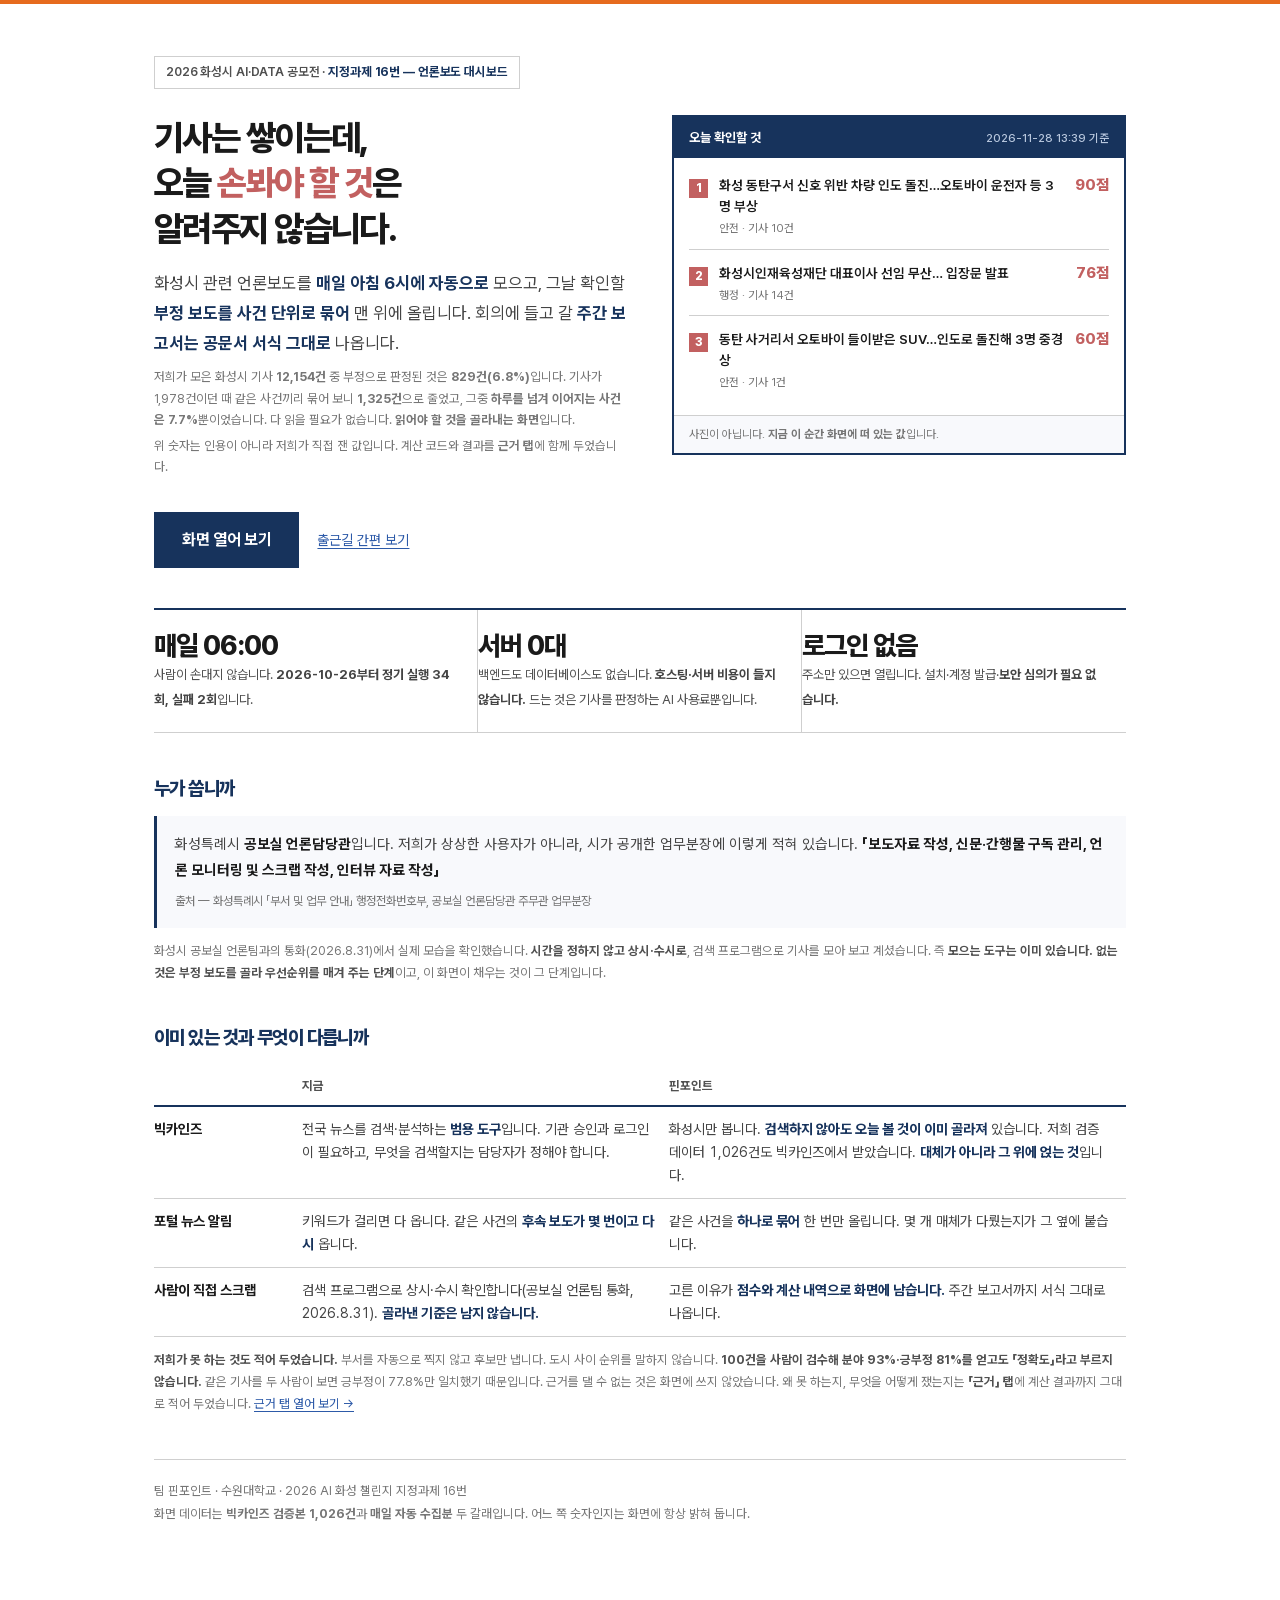
<file: index.html>
<!DOCTYPE html>
<!-- 핀포인트 — 화성시 언론보도 대시보드: news_data.json(실데이터)을 불러와 통계 카드·차트 3종·키워드 TOP8·기간/분야 필터·검색·더보기 목록을 제공 -->
<html lang="ko">
<head>
<meta charset="UTF-8">
<meta name="viewport" content="width=device-width, initial-scale=1.0">
<meta name="description" content="화성시 관련 언론보도를 기사 제목 기준으로 AI가 분류·정리해 주요 이슈와 부정 보도 흐름을 보여주는 정책 모니터링 대시보드입니다.">
<meta property="og:type" content="website">
<meta property="og:title" content="핀포인트 — 화성시 언론보도 대시보드">
<meta property="og:description" content="화성시 언론보도를 제목 기준 AI 분류로 정리해 주요 이슈와 부정 보도 흐름을 한눈에.">
<meta property="og:locale" content="ko_KR">
<link rel="icon" href="data:image/svg+xml,%3Csvg xmlns=%27http://www.w3.org/2000/svg%27 viewBox=%270 0 100 100%27%3E%3Ctext y=%27.9em%27 font-size=%2790%27%3E%F0%9F%93%8D%3C/text%3E%3C/svg%3E">
<title>핀포인트 — 화성시 언론보도 대시보드</title>
<link rel="stylesheet" href="pretendard.min.css">
<link rel="stylesheet" href="flatpickr.min.css">
<script src="chart.umd.min.js"></script>
<script src="flatpickr.min.js"></script>
<script src="flatpickr-ko.js"></script>
<style>
  :root {
    --bg: #F4F5F6;
    --text: #1a1a1a;
    --surface: #ffffff;
    --border: #e3e8f0;
    --title: #17335c;
    --accent: #2d5aa8;
    --accent-bg: #eef3fb;
    --accent-hover: #dce7f7;
    --muted: #7a8599;
    --muted2: #9aa4b5;
    --chip-text: #4a5568;
    --chip-active-bg: #17335c;
    --summary-bg: #f8f9fc;
    --summary-text: #4a5568;
    --input-border: #d5dce8;
    --neu-bg: #EDEEF0;
    --neu-text: #6C7075;
    --pos-bg: #D3E1F2;
    --pos-text: #21507F;
    --neg: #C26060;
    --article-title: #000000;
    --stat-value: #17335c;
    --kw-color: #17335c;
    --heat0: #EFF0F1;
    --heat1: #E7C9C9;
    --heat2: #D79E9E;
    --heat3: #C26060;
    --heat4: #9E4141;
    --band-pos: #7FA5D0;
    --band-neu: #C9CDD2;
    --heat-late: #B9846F;
    --badge-bg: #E7ECF3;
    --badge-color: #17335c;
    --cat-bg: #EDEFF2;
    --cat-color: #3A4453;
    --ai-color: #17335c;
  }
  body.dark .article .senti { font-weight: 500; }
  body.dark {
    --bg: #1a1a1a;
    --text: #e4e4e4;
    --surface: #262626;
    --border: #333333;
    --title: #c8c8c8;
    --accent: #6b9de8;
    --accent-bg: #1a2540;
    --accent-hover: #1e2d4d;
    --muted: #888888;
    --muted2: #888888;
    --chip-text: #a0a0a0;
    --chip-active-bg: #4E6C90;
    --summary-bg: #161616;
    --summary-text: #a8a8a8;
    --input-border: #333333;
    --neu-bg: #4A4E52;
    --neu-text: #D6D9DC;
    --pos-bg: #3E6089;
    --pos-text: #e2e2e2;
    --neg: #A85F5F;
    --article-title: #b8b8b8;
    --heat0: #2F3236;
    --heat1: #5A3A3A;
    --heat2: #7A4A4A;
    --heat3: #915454;
    --heat4: #B06666;
    --band-pos: #4E6C90;
    --band-neu: #3F444A;
    --heat-late: #8A6355;
    --stat-value: #e4e4e4;
    --kw-color: #9DB8DD;
    --badge-bg: #2B3A4E;
    --badge-color: #d4d4d4;
    --cat-bg: #333A44;
    --cat-color: #d4d4d4;
    --ai-color: #9DB8DD;
  }

  * { margin: 0; padding: 0; box-sizing: border-box; }
  body { font-family: 'Pretendard', 'Malgun Gothic', sans-serif; background: var(--bg); color: var(--text); }

  header { background: var(--surface); border-bottom: 1px solid var(--border); padding: 14px 24px; display: flex; align-items: center; gap: 12px; flex-wrap: wrap; }
  header h1 { font-size: 18px; color: var(--title); }
  header h1 .pin { color: #e5484d; }
  header .badge { font-size: 11px; background: var(--badge-bg); color: var(--badge-color); padding: 3px 10px; border-radius: 999px; font-weight: 600; }
  header .period { font-size: 12px; color: var(--muted); }

  .wrap { max-width: 1100px; margin: 0 auto; padding: 20px 16px 40px; }

  .period-bar { display: flex; gap: 8px; align-items: flex-start; margin-bottom: 14px; }
  .period-bar .label { font-size: 14px; color: var(--muted); font-weight: 600; padding-top: 7px; }
  .date-range-wrap { display: none; align-items: center; gap: 6px; }
  .date-input { padding: 5px 10px; border: 1px solid var(--input-border); border-radius: 3px; font-size: 12px; background: var(--surface); color: var(--text); outline: none; cursor: pointer; }
  .date-input:focus { border-color: var(--accent); }
  .date-sep { font-size: 12px; color: var(--muted); }
  .period-chips-col { display: flex; flex-direction: column; gap: 6px; }
  .period-chips-row { display: flex; gap: 8px; align-items: center; flex-wrap: wrap; }
  .data-range-note { font-size: 13px; color: var(--muted); margin-bottom: 8px; }
  .data-range-note strong { color: var(--text); font-weight: 700; font-size: 14px; }

  .stats { display: grid; grid-template-columns: repeat(4, 1fr); gap: 12px; margin-bottom: 16px; }
  .stat { background: var(--surface); border: 1px solid var(--border); border-radius: 3px; padding: 14px 16px; }
  /* 기사 수가 매일 늘어난다. 고정폭이 아니면 값이 바뀔 때마다 자리가 미세하게 흔들린다. */
  .stat .value, .todo-score, .count, .todo-meta, .article .date, .kwbar-row,
  .today-time, .ai-brief-time, .mnav .lb, .trust-item {
    font-variant-numeric: tabular-nums; font-feature-settings: "tnum" 1; }
  .stat .label { font-size: 13px; color: var(--muted); margin-bottom: 4px; font-weight: 700; }
  /* 한글 글리프는 줄 상자 안에서 위쪽에 앉는다. 상자를 글자 크기에 맞추고
     아래로 조금 내려 눈에 가운데로 보이게 한다. */
  /* 숫자(34px)와 글자(30px)가 섞여 있어도 아래 줄이 같은 높이에 오도록
     값이 놓이는 자리의 높이를 고정하고 그 안에서 가운데에 둔다. */
  .stat .value { font-size: 34px; font-weight: 800; color: var(--stat-value); letter-spacing: -0.02em;
    line-height: 1; height: 42px; display: flex; align-items: center; }
  /* 글자 값은 숫자보다 조금 작게 둔다. 가장 긴 이름("문화·관광")이 좁은 화면에서 넘치지 않는 최대가 30px이다. */
  .stat .value.word { font-size: 30px; white-space: nowrap; }
  .stat .value.neg { color: var(--neg); }
  .stat .sub { font-size: 12px; color: var(--muted2); margin-top: 2px; }

  /* 두 칸으로 두면 차트가 넓어지고, 카드가 억지로 늘어나 생기던 빈 공간도 줄어든다. */
  .charts { display: grid; grid-template-columns: 1.35fr 1fr; gap: 12px; margin-bottom: 16px; }
  /* 분야별 부정 보도 흐름 — 한 화면에서 분야끼리 견주려고 격자로 그린다.
     선으로 그리면 부정이 0인 주가 많은 분야는 바닥에 붙은 직선이 되어 읽히지 않는다. */
  .heat-head { display: flex; align-items: baseline; gap: 10px; flex-wrap: wrap; margin-bottom: 11px; }
  .heat-sub { font-size: 11.5px; color: var(--muted); }
  .heat-wrap { overflow-x: auto; }
  .heat { display: table; border-spacing: 2px; min-width: 100%; }
  .heat .hr { display: table-row; }
  .heat .hc { display: table-cell; vertical-align: middle; }
  .heat .hname { width: 62px; font-size: 12px; font-weight: 700; color: var(--article-title);
    white-space: nowrap; padding-right: 4px; }
  .heat .hcell { width: 23px; height: 22px; border-radius: 3px; background: var(--heat0);
    text-align: center; font-size: 10px; font-weight: 700; color: #fff; line-height: 22px; }
  .heat .hcell.zero { background: var(--heat0); opacity: .55; }
  /* 오른쪽 숫자가 어느 구간을 말하는지 보이도록 최근 4주에 테두리를 준다 */
  .heat .hcell.late { box-shadow: inset 0 0 0 1.5px var(--heat-late); }
  .heat .hwk { font-size: 9.5px; color: var(--muted2); text-align: center; height: 15px; line-height: 15px;
    white-space: nowrap; }
  .heat .hwk.late { color: var(--neg); font-weight: 700; }
  /* 다른 시와 견주기 — 우리 시를 진하게, 나머지는 물러나게 */
  .bench .brow { display: flex; align-items: center; gap: 10px; padding: 6px 8px;
    border-radius: 2px; }
  .bench .bname { width: 56px; flex-shrink: 0; font-size: 12.5px; color: var(--muted);
    white-space: nowrap; }
  .bench .btrack { position: relative; flex: 1; min-width: 0; height: 17px; border-radius: 999px;
    background: var(--summary-bg); border: 1px solid var(--border); overflow: hidden; }
  /* span은 인라인이라 폭을 무시한다. 반드시 블록으로 둬야 막대가 그려진다. */
  /* 참값이 있을 만한 범위. 매일 갱신하면 값이 튀는데 그 폭을 감추지 않고 그린다.
     통계 그림에서 쓰는 오차 막대 방식이다. 값은 막대로, 범위는 가로선과 양끝 눈금으로. */
  .bench .bci { position: absolute; top: 50%; height: 1.5px; z-index: 2;
    background: var(--title); opacity: .55; transform: translateY(-50%); }
  .bench .bci::before, .bench .bci::after {
    content: ""; position: absolute; top: -4px; width: 1.5px; height: 9px;
    background: var(--title); opacity: 1;
  }
  .bench .bci::before { left: 0; }
  .bench .bci::after { right: 0; }
  .bench .brow.us .bci { background: var(--title); opacity: .7; }
  .bench .bfill { display: block; height: 100%; min-width: 3px; position: relative;
    background: var(--band-neu); border-radius: 999px; }
  .bench .bval { width: 78px; flex-shrink: 0; text-align: right; font-size: 12.5px;
    color: var(--muted); font-variant-numeric: tabular-nums; }
  .bench .bval b { font-size: 15px; color: var(--article-title); }
  .bench .bnum { font-size: 11px; color: var(--muted2); }

  .bench .brow.us { background: var(--summary-bg); }
  .bench .brow.us .bname { color: var(--article-title); font-weight: 800; }
  .bench .brow.us .bval b { font-size: 16px; }
  .bench .brow.us.good .btrack { border-color: var(--chip-active-bg); }
  .bench .brow.us.bad .btrack { border-color: var(--neg); }
  /* 좋고 나쁨은 색이 스스로 정한다. 평균보다 낮으면 남색, 높으면 붉게. */
  .bench .brow.us.good .bfill { background: var(--chip-active-bg); }
  .bench .brow.us.good .bval b { color: var(--chip-active-bg); }
  .bench .brow.us.bad .bfill { background: var(--neg); }
  .bench .brow.us.bad .bval b { color: var(--neg); }

  /* 나머지 시 평균 — 어디에 서 있는지 한눈에 보이게 */
  .bench .avgline { position: absolute; top: -3px; bottom: -3px; width: 0;
    border-left: 1.5px dashed var(--muted2); }
  .bench .avgnote { display: flex; align-items: center; gap: 6px; margin-top: 8px;
    font-size: 11px; color: var(--muted2); }
  .bench .avgnote i { width: 15px; border-top: 1.5px dashed var(--muted2); display: inline-block; }


  .report-btn { border: 1px solid var(--border); background: var(--surface);
    color: var(--muted); cursor: pointer; text-decoration: none; }
  .report-btn:hover { border-color: var(--chip-active-bg); color: var(--article-title); }

  .heat .hbar { padding-left: 12px; width: 74px; }
  .heat .hbar .bt { height: 9px; border-radius: 999px; background: var(--summary-bg);
    border: 1px solid var(--border); overflow: hidden; }
  .heat .hbar .bf { height: 100%; background: var(--neg); }
  .heat .hnum { padding-left: 7px; white-space: nowrap; font-size: 12px; font-weight: 800;
    color: var(--article-title); }
  .heat .htrend { padding-left: 8px; white-space: nowrap; font-size: 11px; color: var(--muted); }
  .heat .htrend .up { color: var(--neg); font-weight: 700; }
  .heat .htrend .down { color: var(--chip-active-bg); font-weight: 700; }
  .heat .hr.top .hname { color: var(--neg); }
  /* 이미 카드 안이라 띠가 없어도 구분된다. 강조는 아껴 써야 강조로 읽힌다. */
  .heat-lead { background: var(--summary-bg); border-radius: 3px;
    padding: 9px 13px; margin-bottom: 12px; font-size: 13px; line-height: 1.6; color: var(--summary-text); }
  .heat-lead b { color: var(--neg); font-weight: 800; }
  .heat-scope { display: flex; gap: 5px; margin-left: auto; }
  .heat-nav { display: flex; align-items: center; gap: 8px; margin-bottom: 9px; font-size: 11.5px; color: var(--muted); }
  .heat-nav button { width: 24px; height: 22px; border: 1px solid var(--input-border); border-radius: 2px;
    background: var(--surface); color: var(--cat-color); cursor: pointer; font-size: 11px;
    font-family: inherit; padding: 0; }
  .heat-nav button:disabled { opacity: .35; cursor: default; }
  .heat-nav .lb { font-weight: 700; color: var(--article-title); }
  .heat-lead .ok { color: var(--chip-active-bg); font-weight: 800; }
  .heat-legend { display: flex; align-items: center; gap: 6px; margin-top: 10px; font-size: 11px; color: var(--muted); }
  .heat-legend .lg { width: 18px; height: 13px; border-radius: 3px; }
  @media (max-width: 640px) {
    .heat .hname { width: 54px; font-size: 11.5px; }
    .heat .hcell { width: 18px; height: 19px; line-height: 19px; }
    /* 좁은 화면에서는 표가 눌려 막대가 3px로 짜부라진다.
       옆의 "36건 · 25건 늘어남"이 같은 정보를 이미 말하므로 막대를 뺀다. */
    .heat .hbar { display: none; }
    .heat .hnum { padding-left: 10px; }
  }
  .card { background: var(--surface); border: 1px solid var(--border); border-radius: 3px; padding: 14px 16px; }
  .card h3 { font-size: 15px; color: var(--article-title); margin-bottom: 10px; font-weight: 600; }
  .chart-box { position: relative; height: 180px; }
  /* 카드 높이가 서로 맞춰지면서 남는 공간이 생긴다. 차트가 그 공간을 채우게 한다. */
  .charts > .card { display: flex; flex-direction: column; }
  /* 높이를 auto+flex로 두면 캔버스가 자기 높이로 카드를 다시 밀어올려,
     각주를 여닫을 때마다 차트가 조금씩 자라는 되먹임이 생겼다. 높이를 못박아 고리를 끊는다. */
  .charts > .card .chart-box { flex: none; height: 240px; }
  /* 두 출처를 섞어 보여주지 않기 위한 안내와 전환 버튼 */
  .chart-note { margin-top: 9px; font-size: 11.5px; line-height: 1.5; color: var(--muted); }
  /* 그래프를 보면서 바로 분야를 고를 수 있어야 한다.
     맨 아래 필터까지 내려갔다 올라오는 왕복을 없앤다. */
  .cat-pick { display: flex; gap: 5px; flex-wrap: wrap; margin-top: 11px; }
  .cat-pick span { font-size: 11.5px; font-weight: 600; padding: 4px 10px; border-radius: 999px;
    cursor: pointer; background: var(--cat-bg); color: var(--cat-color); }
  .cat-pick span:hover { filter: brightness(.96); }
  .cat-pick span.on { background: var(--chip-active-bg); color: #fff; }
  @media (max-width: 640px) { .cat-pick span { padding: 8px 13px; font-size: 12.5px; } }
  .src-user { opacity: .92; }
  /* 출근길에 휴대폰으로 3건만 보는 화면으로 넘어가는 링크 */
  .simple-link { font-size: 12.5px; font-weight: 600; color: var(--chip-text);
    background: var(--surface); border: 1px solid var(--input-border); border-radius: 3px;
    padding: 6px 11px; text-decoration: none; margin-right: 7px; white-space: nowrap; }
  .simple-link:hover { background: var(--accent-bg); }
  .chart-head { display: flex; align-items: center; gap: 8px; margin-bottom: 10px; }
  .scope { margin-left: auto; display: flex; gap: 4px; }
  .scope-btn { font-size: 11px; padding: 3px 9px; border-radius: 999px; cursor: pointer;
    border: 1px solid var(--border); background: none; color: var(--muted); font-weight: 600; }
  .scope-btn:hover { background: var(--summary-bg); }
  .scope-btn.on { background: var(--chip-active-bg); color: #fff; border-color: var(--chip-active-bg); }

  .keywords { margin-bottom: 16px; }
  .kw-list { display: flex; gap: 8px; flex-wrap: wrap; }
  .kw { background: var(--cat-bg); color: var(--cat-color); font-size: 12px; padding: 4px 12px; border-radius: 999px; font-weight: 600; cursor: pointer; }
  .kw:hover { background: var(--accent-hover); }
  .kw b { color: var(--cat-color); }
  .kw.on { background: var(--chip-active-bg); color: #fff; }
  .kw.on b { color: #fff; }

  /* 키워드 상세 — 클릭한 키워드의 추이·해설·분포를 펼쳐 보여준다 */
  .kwpanel { margin-top: 14px; border-top: 1px solid var(--border); padding-top: 14px; }
  .kwpanel-head { display: flex; align-items: baseline; gap: 10px; flex-wrap: wrap; margin-bottom: 10px; }
  .kwpanel-title { font-size: 16px; font-weight: 800; color: var(--stat-value); }
  .kwpanel-meta { font-size: 12px; color: var(--muted); }
  .kwpanel-close { margin-left: auto; font-size: 12px; color: var(--muted); cursor: pointer;
    border: 1px solid var(--border); border-radius: 3px; padding: 3px 10px; background: none; }
  .kwpanel-close:hover { background: var(--summary-bg); }
  .kwpanel-note { background: var(--summary-bg); border-left: 3px solid var(--chip-active-bg);
    border-radius: 3px; padding: 10px 13px; font-size: 13.5px; line-height: 1.6;
    color: var(--article-title); margin-bottom: 12px; }
  .kwpanel-note b { color: var(--stat-value); font-weight: 800; }
  .kwpanel-note .warn { color: var(--neg); font-weight: 800; }
  .kwpanel-note .src { display: block; margin-top: 5px; font-size: 11px; color: var(--muted2); font-weight: 400; }
  .kwpanel-note .tagline { display: inline-block; background: var(--chip-active-bg); color: #fff;
    font-size: 10.5px; font-weight: 700; padding: 2px 8px; border-radius: 999px; margin-bottom: 6px; }
  .kwpanel-grid { display: grid; grid-template-columns: 1fr 210px; gap: 14px; align-items: start; }
  @media (max-width: 720px) { .kwpanel-grid { grid-template-columns: 1fr; } }
  .kwpanel-chart { height: 150px; }
  /* 데이터가 쌓일수록 일별 막대가 길어져 추이를 읽기 어렵다. 달 단위로 끊어 본다. */
  .mnav { display: flex; align-items: center; justify-content: center; gap: 10px; margin-bottom: 4px; }
  .mnav button { border: 1px solid var(--input-border); background: var(--surface);
    color: var(--chip-text); font-family: inherit; font-size: 13px; line-height: 1;
    width: 26px; height: 24px; border-radius: 2px; cursor: pointer; padding: 0; }
  .mnav button:hover:not(:disabled) { background: var(--accent-bg); }
  .mnav button:disabled { opacity: .3; cursor: default; }
  .mnav .lb { font-size: 12.5px; font-weight: 700; color: var(--cat-color); min-width: 84px; text-align: center; }
  .mnav .all { font-size: 11.5px; color: var(--muted2); font-weight: 500; }
  .kwbar { display: flex; flex-direction: column; gap: 7px; }
  .kwbar-row { font-size: 12px; color: var(--muted); }
  .kwbar-track { height: 8px; border-radius: 2px; background: var(--summary-bg); margin-top: 4px; overflow: hidden; }
  .kwbar-fill { height: 100%; border-radius: 2px; }

  /* 오늘 확인할 것 — 담당자가 화면을 열자마자 보는 자리 */
  .today { background: var(--surface); border: 1px solid var(--border);
    border-left: 5px solid var(--neg); border-radius: 3px; padding: 15px 18px 16px; margin-bottom: 16px; }
  .today-head { display: flex; align-items: baseline; gap: 9px; flex-wrap: wrap; margin-bottom: 11px; }
  .today-title { font-size: 16px; font-weight: 800; color: var(--article-title); }
  .today-sub { font-size: 12px; color: var(--muted); }
  .today-time { margin-left: auto; font-size: 11px; color: var(--muted2); }

  .surge { background: #FDF3F3; border: 1px solid #EBC9C9; border-radius: 3px;
    padding: 9px 13px; margin-bottom: 11px; font-size: 13px; line-height: 1.6; color: #6E2B2B; }
  body.dark .surge { background: #3A2222; border-color: #5A3636; color: #E8C4C4; }
  .surge b { color: var(--neg); font-weight: 800; }

  .todo { display: flex; gap: 11px; align-items: flex-start; padding: 10px 0;
    border-bottom: 1px solid var(--border); cursor: pointer; }
  .todo:last-child { border-bottom: none; }
  .todo:hover { background: var(--summary-bg); }
  .todo-rank { width: 22px; height: 22px; border-radius: 50%; background: var(--neg); color: #fff;
    font-size: 11.5px; font-weight: 800; display: flex; align-items: center; justify-content: center; flex-shrink: 0; margin-top: 2px; }
  .todo-body { flex: 1; min-width: 0; }
  .todo-label { font-size: 14px; font-weight: 700; color: var(--article-title); line-height: 1.45; }
  .todo-meta { display: flex; gap: 10px; flex-wrap: wrap; margin-top: 5px; font-size: 11.5px; color: var(--muted); }
  .todo-state { font-weight: 800; padding: 1px 8px; border-radius: 999px; font-size: 11px; }
  /* 상태 배지는 두 화면이 같은 색을 쓴다. 간편 화면(m.html)의 값과 같다. */
  .st-확산중, .st-신규, .st-진행중, .st-장기, .st-종결 { background: #E7ECF3; color: #17335c; }
  body.dark .st-확산중, body.dark .st-신규, body.dark .st-진행중,
  body.dark .st-장기, body.dark .st-종결 { background: #2B3646; color: #B4C4D8; }
  .todo-score { margin-left: auto; font-size: 12px; font-weight: 800; color: var(--neg); white-space: nowrap; }
  /* 동점은 같은 번호로 이미 드러난다. 색까지 다르게 할 필요가 없고 간편 화면과도 맞춘다. */
  .todo-rank.tie { background: var(--neg); }
  .score-help { margin-top: 10px; font-size: 11.5px; line-height: 1.6; color: var(--muted); }
  .score-help b { color: var(--article-title); font-weight: 700; }
  .todo-score { cursor: pointer; }
  .sw-q { display: inline-block; width: 13px; height: 13px; line-height: 13px; text-align: center;
    border-radius: 50%; background: var(--summary-bg); border: 1px solid var(--border);
    color: var(--muted); font-size: 9px; font-weight: 700; vertical-align: 1px; }
  .todo-score:hover .sw-q { background: var(--neg); border-color: var(--neg); color: #fff; }
  /* 긴 각주는 결론 한 줄만 보이고 이유는 접는다. 고지는 지우지 않되 화면을 덮지 않게 한다. */
  .note-fold { margin-top: 6px; }
  .note-fold > summary { cursor: pointer; font-weight: 700; font-size: 12px;
    color: var(--muted2); user-select: none; }
  .note-fold > summary:hover { color: var(--title); }
  /* 근거·검증은 기본으로 접어 둔다. 사용자는 합계까지만 보면 되고, 심사·확인은 펼치면 된다. */
  .sw-fold { margin-top: 8px; }
  .sw-fold > summary { cursor: pointer; font-size: 12px; font-weight: 700;
    color: var(--muted); padding: 4px 0; user-select: none; }
  .sw-fold > summary:hover { color: var(--title); }
  .score-why { margin-top: 9px; padding: 9px 12px; background: var(--summary-bg);
    border: 1px solid var(--border); border-radius: 3px; }
  .sw-row { display: flex; align-items: baseline; gap: 9px; padding: 3px 0; font-size: 11.5px; }
  .sw-n { width: 52px; flex-shrink: 0; font-weight: 700; color: var(--article-title); }
  .sw-w { flex: 1; color: var(--muted); }
  .sw-v { font-weight: 800; color: var(--stat-value); font-variant-numeric: tabular-nums; }
  .sw-tot { border-top: 1px solid var(--border); margin-top: 4px; padding-top: 6px; }
  .sw-tot .sw-v { color: var(--neg); font-size: 13px; }
  .todo-tie { margin-top: 8px; font-size: 11.5px; color: var(--muted); }
  .todo-tie b { color: var(--text); font-weight: 700; }
  .todo-detail { margin-top: 9px; padding-top: 9px; border-top: 1px dashed var(--border); }
  .todo-arts { display: flex; flex-direction: column; gap: 4px; }
  .todo-art { font-size: 12.5px; line-height: 1.5; color: var(--summary-text); }
  .todo-art .d { color: var(--muted2); margin-right: 7px; }

  /* 운영 기록·검수 정확도 — 화면에 근거를 밝힌다 */
  .trust { display: flex; gap: 9px; flex-wrap: wrap; margin-top: 12px; }
  .trust-item { background: var(--summary-bg); border: 1px solid var(--border); border-radius: 3px;
    padding: 6px 12px; font-size: 11.5px; color: var(--summary-text); }
  .trust-item b { color: var(--stat-value); font-weight: 800; }
  .todo-label .todo-open { color: inherit; text-decoration: none; }
  .todo-label .todo-open:hover { text-decoration: underline; }
  .todo-label .ext { font-size: 11px; color: var(--muted2); font-weight: 500; margin-left: 6px; }
  .todo-more { font-size: 11px; color: var(--muted2); font-weight: 500; margin-left: 6px; }

  /* 주목 이슈 — 같은 사건을 여러 매체가 보도한 것을 하나로 묶어 보여준다 */
  /* 탭 — 목적이 다른 화면을 한 줄로 세워두면 담당자가 길을 잃는다.
     탭 이름은 기능이 아니라 질문에 대한 답으로 짓는다. DESIGN.md 2절. */
  .tabs { display: flex; gap: 2px; margin: 0 0 14px; border-bottom: 2px solid var(--border);
    overflow-x: auto; scrollbar-width: none; }
  .tabs::-webkit-scrollbar { display: none; }
  .tab { flex-shrink: 0; padding: 11px 17px 10px; font-size: 14.5px; font-weight: 700;
    color: var(--muted); background: none; border: none; border-bottom: 3px solid transparent;
    margin-bottom: -2px; cursor: pointer; white-space: nowrap; font-family: inherit;
    display: flex; align-items: center; gap: 6px; }
  .tab:hover { color: var(--title); }
  /* 지금 어느 탭인지 한눈에 보여야 한다. 밑줄만으로는 약하다는 지적을 받았다.
     옅은 바탕을 깔고 밑줄을 굵혀 두 가지로 표시한다. */
  .tab.on { color: var(--chip-active-bg); border-bottom-color: var(--chip-active-bg);
    border-bottom-width: 4px; background: var(--accent-bg); }
  .tab .tab-q { font-size: 11.5px; font-weight: 400; color: var(--muted2); }
  .tab.on .tab-q { color: var(--chip-active-bg); opacity: .8; }
  .tab-alert { display: inline-block; min-width: 17px; height: 17px; line-height: 17px;
    padding: 0 5px; border-radius: 999px; background: var(--neg); color: #fff;
    font-size: 11px; font-weight: 800; text-align: center; }
  .tabpanel { display: none; }
  .tabpanel.on { display: block; }
  @media (max-width: 640px) {
    .tab { padding: 10px 12px 9px; font-size: 13.5px; }
    .tab .tab-q { display: none; }
  }

  /* 보고서 탭 — 심사에서 가장 칭찬받은 기능이 날짜 선택 옆에 숨어 있었다. 자리를 올린다. */
  .rp { background: var(--surface); border: 1px solid var(--border); border-radius: 3px;
    padding: 26px 28px; }
  .rp h3 { margin: 0 0 8px; font-size: 19px; color: var(--title); }
  .rp .rp-lead { font-size: 14.5px; line-height: 1.7; color: var(--summary-text); margin-bottom: 18px; }
  .rp .rp-go { display: inline-flex; align-items: center; gap: 9px; padding: 14px 26px;
    background: var(--chip-active-bg); color: #fff; border-radius: 3px;
    font-size: 16px; font-weight: 800; text-decoration: none; }
  .rp .rp-go:hover { filter: brightness(1.08); }
  .rp-feat { display: flex; gap: 12px; flex-wrap: wrap; margin: 18px 0 0; }
  .rp-feat div { flex: 1 1 190px; background: var(--summary-bg); border: 1px solid var(--border);
    border-radius: 3px; padding: 13px 15px; font-size: 13px; line-height: 1.6; color: var(--summary-text); }
  .rp-feat b { color: var(--title); display: block; margin-bottom: 3px; font-size: 13.5px; }

  /* 대응 연결 — 무엇이 문제인지까지만 보여주고 멈추면 결재가 안 올라간다.
     소관 후보 부서와 대응 상태를 이슈에 붙인다. */
  /* 견주기 — 결론을 맨 위에 두고 근거를 아래로 내린다.
     "우리가 몇 등인가"가 아니라 "어디를 손봐야 하나"를 답하는 화면이다. */
  .bn-head { display: flex; align-items: baseline; gap: 10px; flex-wrap: wrap; margin-bottom: 14px; }
  .bn-act { border-left: 3px solid var(--neg); background: var(--summary-bg);
    padding: 15px 18px; margin-bottom: 20px; }
  .bn-act-t { font-size: 14.5px; font-weight: 800; color: var(--title);
    letter-spacing: -0.02em; margin-bottom: 9px; }
  .bn-act-l { margin: 0; padding-left: 19px; }
  .bn-act-l li { font-size: 13.5px; line-height: 1.7; color: var(--summary-text);
    margin-bottom: 10px; }
  .bn-act-l b { color: var(--title); }
  .bn-act-l b.up { color: var(--neg); }
  .bn-act-d { font-size: 12.5px; color: var(--muted); margin-top: 3px; }
  .bn-act-d b { color: var(--summary-text); }
  .bn-act-p { font-size: 13.5px; line-height: 1.75; color: var(--summary-text); }
  .bn-act-p b { color: var(--title); }
  .bn-act-w { font-size: 12.8px; line-height: 1.75; color: var(--muted);
    margin-top: 10px; padding-top: 10px; border-top: 1px dashed var(--border); }
  .bn-act-w b { color: var(--summary-text); }
  .bn-act-n { font-size: 12px; line-height: 1.65; color: var(--muted2); margin-top: 4px; }
  .bn-act-n b { color: var(--muted); }
  .bn-s { font-size: 11.5px; color: var(--muted2); }

  .bn-sec { margin-bottom: 6px; }
  .bn-t { font-size: 12px; font-weight: 700; letter-spacing: 0.02em;
    color: var(--muted); margin-bottom: 8px; }

  .bn-more { margin-top: 16px; padding-top: 13px; border-top: 1px solid var(--border); }
  .bn-more > summary { font-size: 12.8px; font-weight: 600; color: var(--muted);
    cursor: pointer; list-style: none; }
  .bn-more > summary::-webkit-details-marker { display: none; }
  .bn-more > summary::before { content: "＋ "; color: var(--muted2); }
  .bn-more[open] > summary::before { content: "－ "; }
  .bn-more > summary:hover { color: var(--title); }

  /* 비율을 만든 기사 — 숫자 옆에 실제 기사를 둔다. */
  .bw { margin-top: 16px; padding-top: 15px; border-top: 1px solid var(--border); }
  .bw-h { display: flex; align-items: baseline; gap: 9px; flex-wrap: wrap; margin-bottom: 4px; }
  .bw-t { font-size: 14.5px; font-weight: 800; color: var(--title); }
  .bw-list { display: flex; flex-direction: column; }
  .bw-i { display: flex; align-items: baseline; gap: 9px; flex-wrap: wrap;
    padding: 8px 2px; border-bottom: 1px solid var(--border); font-size: 13px; }
  .bw-i:last-child { border-bottom: none; }
  .bw-d { font-size: 11.5px; color: var(--muted2); flex-shrink: 0; width: 62px; }
  .bw-i a { color: var(--article-title); text-decoration: none; flex: 1 1 260px; line-height: 1.5; }
  .bw-i a:hover { text-decoration: underline; }
  .bw-c { font-size: 11px; font-weight: 700; padding: 2px 8px; border-radius: 999px;
    background: var(--cat-bg); color: var(--cat-color); flex-shrink: 0; }
  .bw-p { font-size: 11px; color: var(--muted); flex-shrink: 0; }

  /* ── 분야 × 시 표 ──────────────────────────────────────
     칸이 잘아 비율이 튄다. 말할 수 있는 칸만 색을 준다. */
  .bmx { margin-top: 20px; }
  .bmx-h { display: flex; align-items: baseline; gap: 9px; flex-wrap: wrap; margin-bottom: 6px; }
  .bmx-t { font-size: 14.5px; font-weight: 800; color: var(--title); }
  .bmx-scroll { overflow-x: auto; margin-top: 8px; }
  .bmx table { border-collapse: collapse; width: 100%; min-width: 560px; }
  .bmx th, .bmx td { padding: 7px 6px; text-align: center; font-size: 12.5px;
    border-bottom: 1px solid var(--border); white-space: nowrap; }
  .bmx thead th { font-size: 12px; font-weight: 700; color: var(--muted);
    border-bottom: 2px solid var(--title); }
  .bmx thead th.us, .bmx td.us { background: var(--summary-bg);
    border-left: 2px solid var(--title); border-right: 2px solid var(--title); }
  .bmx tbody tr:last-child td.us { border-bottom: 2px solid var(--title); }
  .bmx thead th.us { color: var(--title); font-weight: 800; }
  .bmx tbody th { text-align: left; font-weight: 700; color: var(--article-title);
    padding-left: 2px; }
  .bmx td { cursor: pointer; }
  .bmx td:hover { outline: 2px solid var(--title); outline-offset: -2px; }
  .bmx td.on { outline: 2px solid var(--title); outline-offset: -2px; }
  .bmx td.none { color: var(--muted2); cursor: default; }
  .bmx td.none:hover { outline: none; }
  .bmx .v { font-weight: 800; color: var(--article-title); }
  .bmx .n { font-size: 11px; color: var(--muted); margin-left: 3px; }
  .bmx td.thin .v { font-weight: 600; color: var(--muted); }
  .bmx td.hot .v { color: var(--neg); }
  .bmx-legend { font-size: 12px; line-height: 1.7; color: var(--muted2); margin-top: 8px; }
  .bmx-legend b { color: var(--muted); }
  .bmx-lead { font-size: 13.5px; line-height: 1.75; color: var(--summary-text); }
  .bmx-lead b { color: var(--title); }
  .bmx-lead b.up { color: var(--neg); }

  /* 검수 결과 숫자 셋. 세 번째(사람끼리 일치)가 가장 중요해 따로 표시한다. */
  .rv-nums { display: grid; grid-template-columns: repeat(3, 1fr);
    border-top: 2px solid var(--title); border-bottom: 1px solid var(--border);
    margin: 14px 0 16px; }
  .rv-nums > div { padding: 15px 16px 15px 0; border-right: 1px solid var(--border); }
  .rv-nums > div:last-child { border-right: none; }
  .rv-nums > div:last-child .n { color: var(--neg); }
  .rv-nums .n { display: block; font-size: 27px; font-weight: 800;
    color: var(--title); letter-spacing: -0.035em; line-height: 1.15; }
  .rv-nums .k { display: block; font-size: 12.5px; color: var(--muted);
    margin-top: 6px; line-height: 1.55; }
  @media (max-width: 720px) {
    .rv-nums { grid-template-columns: 1fr; }
    .rv-nums > div { border-right: none; border-bottom: 1px solid var(--border); padding: 12px 0; }
    .rv-nums > div:last-child { border-bottom: none; }
  }
  .bmx-gap { border-left: 3px solid var(--muted2); background: var(--summary-bg);
    padding: 10px 13px; margin-top: 12px; font-size: 13px; line-height: 1.75;
    color: var(--summary-text); }
  .bmx-gap b { color: var(--title); }

  /* 대조 추세 — 회차별 이력이 쌓이면 그린다. */
  .bh { margin-top: 16px; padding-top: 15px; border-top: 1px solid var(--border); }
  .bh-h { display: flex; align-items: baseline; gap: 9px; flex-wrap: wrap; margin-bottom: 9px; }
  .bh-t { font-size: 14.5px; font-weight: 800; color: var(--title); }
  .bh-box { height: 190px; }
  .bh-cycle { display: flex; align-items: flex-start; gap: 9px; margin-top: 14px;
    background: var(--summary-bg); border: 1px solid var(--border); border-radius: 3px;
    padding: 12px 15px; font-size: 12.5px; line-height: 1.7; color: var(--summary-text); }
  .bh-cycle b { color: var(--title); }
  .bh-cycle .ic { flex-shrink: 0; font-size: 15px; line-height: 1.4; }

  /* 머신러닝 점검 — 수치는 ml_report.json 에서 읽어 그린다. */
  .ml-kpi { display: grid; grid-template-columns: repeat(auto-fit, minmax(150px, 1fr));
    gap: 11px; margin-bottom: 18px; }
  .ml-kpi > div { background: var(--summary-bg); border: 1px solid var(--border);
    border-radius: 3px; padding: 13px 15px; }
  .ml-kpi .k { font-size: 11.5px; color: var(--muted); margin-bottom: 5px; }
  .ml-kpi .v { font-size: 24px; font-weight: 800; color: var(--title); line-height: 1.15; }
  .ml-kpi .v.warn { color: var(--neg); }
  .ml-kpi .s { font-size: 11.5px; color: var(--muted2); margin-top: 4px; line-height: 1.5; }
  .ml-tb { width: 100%; border-collapse: collapse; font-size: 12.8px; margin-bottom: 6px; }
  .ml-tb th { text-align: left; font-size: 11.5px; font-weight: 600; color: var(--muted);
    padding: 6px 8px; border-bottom: 1px solid var(--border); }
  .ml-tb td { padding: 7px 8px; border-bottom: 1px solid var(--border); color: var(--summary-text); }
  .ml-tb td.n { text-align: right; font-variant-numeric: tabular-nums; }
  .ml-tb tr.best td { background: var(--badge-bg); font-weight: 700; }
  .ml-tb tr.base td { color: var(--muted); }
  .ml-h { font-size: 13.5px; font-weight: 800; color: var(--title); margin: 18px 0 7px; }
  .ml-p { font-size: 12.8px; line-height: 1.75; color: var(--summary-text); margin-bottom: 4px; }
  .ml-p b { color: var(--title); }
  .ml-warn { background: #FDF4F4; border: 1px solid #E8C9C9; border-radius: 3px;
    padding: 13px 16px; font-size: 12.8px; line-height: 1.75; color: var(--summary-text); }
  .ml-warn b { color: var(--neg); }
  body.dark .ml-warn { background: #2A1F1F; border-color: #5A3A3A; }
  .ml-bar { display: flex; height: 9px; border-radius: 999px; overflow: hidden;
    background: var(--neu-bg); margin-top: 5px; }
  .ml-bar i { display: block; height: 100%; background: var(--chip-active-bg); }

  /* 대조 값을 어디에 쓰는지 — "어디에 쓸 건데"라는 물음에 화면이 직접 답한다. */
  .bu { margin-top: 16px; padding-top: 15px; border-top: 1px solid var(--border); }
  .bu-t { font-size: 14.5px; font-weight: 800; color: var(--title); margin-bottom: 11px; }
  .bu-g { display: grid; grid-template-columns: repeat(auto-fit, minmax(280px, 1fr)); gap: 14px; }
  .bu-g > div { background: var(--summary-bg); border: 1px solid var(--border);
    border-radius: 3px; padding: 13px 16px; }
  .bu-g b { display: block; font-size: 13px; color: var(--title); margin-bottom: 6px; }
  .bu-g ul { margin: 0; padding-left: 17px; }
  .bu-g li { font-size: 12.8px; line-height: 1.7; color: var(--summary-text); margin-bottom: 5px; }
  .bu-g li b { display: inline; margin: 0; font-size: inherit; }
  .bu-n { font-size: 12.5px; line-height: 1.7; color: var(--muted); margin-top: 11px; }
  .bu-n b { color: var(--summary-text); }
  .bu-tb { width: 100%; border-collapse: collapse; font-size: 13px; }
  .bu-tb th { text-align: left; font-size: 11.5px; font-weight: 600; color: var(--muted);
    padding: 5px 8px; border-bottom: 1px solid var(--border); }
  .bu-tb td { padding: 7px 8px; border-bottom: 1px solid var(--border); color: var(--summary-text); }
  .bu-tb .bu-up { color: var(--neg); font-weight: 800; }
  .bu-s { font-size: 11.5px; color: var(--muted2); }

  /* 주간 시세판 — 저번 주 대비 이번 주를 분야별로 한 줄에 놓는다. */
  .wk { display: grid; grid-template-columns: repeat(auto-fit, minmax(126px, 1fr)); gap: 9px; }
  .wk-c { background: var(--summary-bg); border: 1px solid var(--border); border-radius: 3px;
    padding: 11px 13px; }
  .wk-c.up { border-color: #E0BFBF; background: #FDF4F4; }
  .wk-c.down { border-color: #C2CFDD; background: #F2F5F9; }
  .wk-n { font-size: 12.5px; font-weight: 700; color: var(--muted); margin-bottom: 5px; }
  .wk-v { font-size: 23px; font-weight: 800; color: var(--title); line-height: 1.15; }
  .wk-v span { font-size: 12px; font-weight: 600; color: var(--muted2); margin-left: 2px; }
  .wk-d { font-size: 12.5px; font-weight: 800; margin-top: 4px; }
  .wk-d.up { color: var(--neg); }
  .wk-d.down { color: var(--chip-active-bg); }
  .wk-d.same { color: var(--muted2); font-weight: 600; }
  .wk-head { display: flex; align-items: baseline; gap: 9px; flex-wrap: wrap; margin-bottom: 4px; }
  .wk-warn { font-size: 12.5px; line-height: 1.65; color: var(--summary-text);
    background: var(--summary-bg); border-left: 3px solid var(--neg);
    border-radius: 0 2px 2px 0; padding: 10px 13px; margin-bottom: 12px; }
  .wk-warn b { color: var(--title); }
  body.dark .wk-c.up { border-color: #5A3A3A; background: #2A1F1F; }
  body.dark .wk-c.down { border-color: #33445A; background: #1B2129; }

  /* 근거 탭 — "왜 이렇게 만들었나"를 한자리에 모은다.
     기능 설명이 아니라 판단의 사슬을 적는다. */
  .wy { background: var(--surface); border: 1px solid var(--border); border-radius: 3px;
    padding: 24px 28px; margin-bottom: 16px; }
  .wy h3 { margin: 0 0 4px; font-size: 18px; color: var(--title); }
  .wy .wy-sub { font-size: 13px; color: var(--muted); margin-bottom: 18px; }
  .wy-chain { display: flex; flex-direction: column; gap: 14px; }
  .wy-step { display: grid; grid-template-columns: 26px 1fr; gap: 13px; align-items: start; }
  .wy-num { width: 26px; height: 26px; border-radius: 999px; background: var(--chip-active-bg);
    color: #fff; font-size: 13px; font-weight: 800; display: flex; align-items: center;
    justify-content: center; margin-top: 1px; }
  .wy-q { font-size: 14.5px; font-weight: 800; color: var(--title); margin-bottom: 5px; }
  .wy-a { font-size: 13.5px; line-height: 1.75; color: var(--summary-text); }
  .wy-a b { color: var(--title); }
  .wy-src { display: inline-block; font-size: 11.5px; color: var(--muted2); margin-left: 2px; }
  .wy-not { display: grid; grid-template-columns: repeat(auto-fit, minmax(230px, 1fr)); gap: 12px; }
  .wy-not div { background: var(--summary-bg); border: 1px solid var(--border);
    border-radius: 3px; padding: 13px 15px; font-size: 12.8px; line-height: 1.65;
    color: var(--summary-text); }
  /* 제목 줄만 블록으로 띄운다. 본문 안의 강조까지 걸리면 문장이 토막 난다. */
  .wy-not b { color: var(--title); }
  .wy-not b:first-child { display: block; color: var(--neg); margin-bottom: 4px; font-size: 13px; }
  .wy-cite { font-size: 12.5px; line-height: 1.9; color: var(--summary-text); }
  .wy-cite li { margin-bottom: 3px; }
  .wy-cite em { font-style: normal; color: var(--title); font-weight: 700; }

  /* 담당자 의견 — 쓰는 사람의 말을 듣는 통로를 화면 안에 둔다. */
  .fb { background: var(--accent-bg); border: 1px solid var(--accent-hover);
    border-radius: 3px; padding: 18px 22px; }
  .fb .fb-t { font-size: 15px; font-weight: 800; color: var(--title); margin-bottom: 6px; }
  .fb .fb-d { font-size: 13px; line-height: 1.7; color: var(--summary-text); margin-bottom: 13px; }
  .fb-go { display: inline-flex; align-items: center; gap: 7px; padding: 10px 20px;
    background: var(--accent); color: #fff; border: none; border-radius: 3px;
    font-size: 14px; font-weight: 700; cursor: pointer; font-family: inherit; text-decoration: none; }
  .fb-go:hover { filter: brightness(1.08); }
  .fb-panel { margin-top: 14px; background: var(--surface); border: 1px solid var(--border);
    border-radius: 3px; padding: 15px 17px; }
  .fb-panel .fb-to { font-size: 12.5px; color: var(--muted); margin-bottom: 10px; }
  .fb-panel .fb-to b { color: var(--title); }
  .fb-ways { display: flex; gap: 8px; flex-wrap: wrap; margin-bottom: 12px; }
  .fb-way { display: inline-flex; align-items: center; gap: 6px; padding: 8px 14px;
    border: 1px solid var(--input-border); border-radius: 3px; background: var(--surface);
    color: var(--chip-text); font-size: 13px; font-weight: 600; cursor: pointer;
    text-decoration: none; font-family: inherit; }
  .fb-way:hover { border-color: var(--accent); color: var(--accent); }
  .fb-way.main { background: var(--accent); border-color: var(--accent); color: #fff; }
  .fb-text { width: 100%; min-height: 190px; font-family: inherit; font-size: 12.5px;
    line-height: 1.7; color: var(--summary-text); background: var(--summary-bg);
    border: 1px solid var(--border); border-radius: 3px; padding: 11px 13px; resize: vertical; }
  .fb-done { font-size: 12.5px; color: var(--chip-active-bg); font-weight: 700; margin-top: 8px; }

  /* 언급 추이 — 부정 보도를 세는 것이 목적이 아니라 시 브랜드 이미지 관리가 목적이다. */
  .mn-chips { display: flex; gap: 6px; flex-wrap: wrap; margin: 4px 0 14px; }
  .mn-chips span { font-size: 12.5px; font-weight: 600; padding: 5px 12px; border-radius: 999px;
    background: var(--accent-bg); color: var(--chip-text); cursor: pointer; }
  .mn-chips span:hover { filter: brightness(.96); }
  .mn-chips span.on { background: var(--chip-active-bg); color: #fff; }
  .mn-grid { display: grid; grid-template-columns: 1fr 260px; gap: 20px; align-items: start; }
  @media (max-width: 820px) { .mn-grid { grid-template-columns: 1fr; } }
  .mn-box { height: 210px; }
  .mn-sum { font-size: 13px; line-height: 1.7; color: var(--summary-text); }
  .mn-sum .mn-big { font-size: 27px; font-weight: 800; color: var(--title); line-height: 1.2; }
  .mn-sum .mn-lb { font-size: 12px; color: var(--muted); }
  .mn-bar { display: flex; height: 11px; border-radius: 999px; overflow: hidden; margin: 11px 0 7px; }
  .mn-bar i { display: block; height: 100%; }
  .mn-leg { display: flex; gap: 11px; font-size: 11.5px; color: var(--muted); flex-wrap: wrap; }
  .mn-leg b { color: var(--summary-text); }
  .mn-leg em { font-style: normal; display: inline-block; width: 8px; height: 8px;
    border-radius: 2px; margin-right: 4px; }
  .mn-top { margin-top: 13px; font-size: 12.5px; line-height: 1.65; color: var(--summary-text); }
  .mn-top b { color: var(--title); }

  .sw-basis { margin-top: 9px; padding-top: 9px; border-top: 1px dashed var(--border);
    font-size: 11.5px; line-height: 1.6; color: var(--muted); }
  .sw-basis b { color: var(--summary-text); }
  .sw-basis .sw-cite { color: var(--muted2); }

  .todo-act { display: flex; align-items: center; gap: 7px; flex-wrap: wrap; margin-top: 8px; }
  .todo-dept { font-size: 12px; color: var(--summary-text); background: var(--summary-bg);
    border: 1px solid var(--border); border-radius: 2px; padding: 4px 9px; }
  .todo-dept b { color: var(--title); }
  .todo-dept i { font-style: normal; color: var(--muted2); font-size: 11px; }
  .act-set { display: flex; gap: 3px; }
  .act-btn { font-size: 11.5px; font-weight: 700; padding: 4px 9px; border-radius: 999px;
    border: 1px solid var(--border); background: var(--surface); color: var(--muted);
    cursor: pointer; font-family: inherit; }
  .act-btn:hover { border-color: var(--chip-active-bg); color: var(--chip-active-bg); }
  .act-btn.on { background: var(--chip-active-bg); border-color: var(--chip-active-bg); color: #fff; }
  .act-btn.on.a-none { background: var(--neg); border-color: var(--neg); }
  .act-btn.on.a-done { background: var(--neu-bg); border-color: var(--neu-bg); color: var(--neu-text); }
  .todo-why { margin-top: 9px; padding: 10px 13px; background: var(--summary-bg);
    border-left: 3px solid var(--chip-active-bg); border-radius: 0 2px 2px 0;
    font-size: 13px; line-height: 1.65; color: var(--summary-text); }
  .todo-why b { color: var(--title); }
  /* 대응 검토안. 점수 내역과 같은 자리를 쓰므로 결이 같아야 한다.
     장식을 넣지 않고 왼쪽 항목 이름과 오른쪽 내용으로만 나눈다. */
  .plan-btn { font-size: 11.5px; font-weight: 700; color: var(--title);
    background: none; border: 1px solid var(--input-border); border-radius: 2px;
    padding: 3px 9px; cursor: pointer; }
  .plan-btn:hover { border-color: var(--title); }
  .plan-btn.on { background: var(--title); border-color: var(--title); color: #fff; }
  .plan { margin-top: 9px; padding: 12px 14px; background: var(--summary-bg);
    border: 1px solid var(--border); border-left: 3px solid var(--title); }
  .plan-h { font-size: 13px; font-weight: 800; color: var(--title);
    margin-bottom: 9px; display: flex; align-items: center; gap: 8px; }
  .plan-kind { font-size: 11px; font-weight: 600; color: var(--muted2);
    border: 1px solid var(--border); border-radius: 2px; padding: 1px 6px; }
  /* "AI가 쓰지 않았다"는 긴 설명 대신 딱지 하나로 줄였다. 발표 근거는 하단 각주에 남는다. */
  .plan-tag { font-size: 11px; font-weight: 700; color: var(--title);
    border: 1px solid var(--title); border-radius: 2px; padding: 1px 6px; margin-left: 4px; }
  .plan-chk { display: block; margin-top: 5px; font-size: 12px; color: var(--muted); }
  .plan-chk::before { content: "☑ "; }
  .plan-row { display: grid; grid-template-columns: 78px 1fr; gap: 10px;
    padding: 6px 0; border-top: 1px solid var(--border); font-size: 12.5px; line-height: 1.65; }
  .plan-row:first-of-type { border-top: none; }
  .plan-k { color: var(--muted2); font-weight: 700; font-size: 11.5px; padding-top: 1px; }
  .plan-v { color: var(--summary-text); }
  .plan-v b { color: var(--title); }
  .plan-v i { display: block; font-style: normal; color: var(--muted2);
    font-size: 11px; margin-top: 3px; }
  .plan-ul, .plan-ol { margin: 0; padding-left: 17px; }
  .plan-ol { counter-reset: none; }
  .plan-note { margin-top: 10px; padding-top: 9px; border-top: 1px solid var(--border);
    font-size: 11.5px; color: var(--muted2); line-height: 1.6; }
  .plan-note b { color: var(--title); }
  @media (max-width: 720px) {
    .plan-row { grid-template-columns: 1fr; gap: 2px; }
  }

  .dept-note { font-size: 11.5px; color: var(--muted2); margin-top: 9px; line-height: 1.55; }
  .act-io { font-size: 11px; font-weight: 700; color: var(--title); background: none;
    border: 1px solid var(--title); border-radius: 2px; padding: 2px 8px; cursor: pointer; margin: 0 2px; }
  .act-io:hover { background: var(--pale, #eef3fb); }
  .act-io-msg { font-size: 11px; color: var(--title); margin-left: 4px; }

  .issues-head { display: flex; align-items: baseline; gap: 9px; flex-wrap: wrap; margin-bottom: 10px; }
  .issues-note { font-size: 12.5px; color: var(--muted); }
  .watch-form { display: flex; gap: 8px; margin: 10px 0 12px; flex-wrap: wrap; }
  .watch-form input { flex: 1; min-width: 180px; padding: 7px 12px; font-size: 13px;
    border: 1px solid var(--input-border); border-radius: 3px; background: var(--surface); color: var(--text); }
  .watch-form button { padding: 7px 16px; font-size: 13px; font-weight: 600; cursor: pointer;
    border: none; border-radius: 3px; background: var(--chip-active-bg); color: #fff; }
  .watch-list { display: flex; gap: 8px; flex-wrap: wrap; }
  .watch { display: inline-flex; align-items: center; gap: 6px; background: var(--cat-bg);
    color: var(--cat-color); font-size: 12.5px; padding: 5px 8px 5px 13px; border-radius: 999px;
    font-weight: 600; cursor: pointer; }
  .watch.on { background: var(--chip-active-bg); color: #fff; }
  .watch .n { font-weight: 500; opacity: .75; }
  .watch .x { font-size: 14px; line-height: 1; opacity: .5; padding: 0 3px; }
  .watch .x:hover { opacity: 1; }
  .watch-empty { font-size: 12.5px; color: var(--muted2); }
  .issue-list { display: flex; flex-direction: column; gap: 9px; }
  .issue { border: 1px solid var(--border); border-left: 4px solid var(--neg); border-radius: 3px;
    padding: 11px 14px; cursor: pointer; background: var(--surface); }
  .issue:hover { background: var(--summary-bg); }
  .issue.on { background: var(--summary-bg); border-left-width: 6px; }
  .issue-title { font-size: 14px; font-weight: 700; color: var(--article-title); line-height: 1.45; }
  .issue-meta { display: flex; gap: 12px; flex-wrap: wrap; margin-top: 6px; font-size: 12px; color: var(--muted); }
  .issue-count { color: var(--neg); font-weight: 800; }
  .issue-detail { margin-top: 11px; padding-top: 11px; border-top: 1px dashed var(--border); }
  .issue-chart { height: 120px; margin-bottom: 10px; }
  .issue-arts { display: flex; flex-direction: column; gap: 5px; }
  .issue-art { font-size: 12.5px; color: var(--summary-text); line-height: 1.5; }
  .issue-art .d { color: var(--muted2); margin-right: 7px; }

  /* 기사 목록이 화면 세 개 분량이라, 내려가면 필터가 사라져 매번 위로 올라와야 했다.
     목록을 훑는 동안에도 필터와 검색을 쓸 수 있게 화면 위에 붙여 둔다. */
  .toolbar { display: flex; gap: 8px; flex-wrap: wrap; margin-bottom: 12px; align-items: center;
    position: sticky; top: 0; z-index: 40; background: var(--bg);
    padding: 10px 12px; margin-left: -12px; margin-right: -12px;
    border-bottom: 1px solid transparent; transition: border-color .15s, box-shadow .15s; }
  .toolbar.stuck { border-bottom-color: var(--border); box-shadow: none; }
  body.dark .toolbar.stuck { box-shadow: none; }
  .toolbar .count { margin-left: auto; font-size: 12.5px; color: var(--muted); font-weight: 600; }
  .toolbar input { flex: 1; min-width: 160px; padding: 8px 14px; border: 1px solid var(--input-border); border-radius: 999px; font-size: 13px; outline: none; background: var(--surface); color: var(--text); }
  .toolbar input:focus { border-color: var(--accent); }
  .chip { padding: 6px 13px; border: 1px solid var(--input-border); border-radius: 999px; background: var(--surface); font-size: 12.5px; cursor: pointer; user-select: none; color: var(--chip-text); }
  .chip.active { background: var(--chip-active-bg); color: #fff; border-color: var(--chip-active-bg); }
  .chip.neg.active { background: var(--neg); border-color: var(--neg); }

  /* 기사 목록 — 상자가 아니라 괘선으로 나눈 신문 목록이다.
     담당자는 하루에 수십 건을 훑는다. 한 건이 상자 하나면 훑을 수가 없다.
     날짜는 왼쪽, 제목과 요약은 가운데, 분야와 긍부정은 오른쪽 끝에 둔다.
     부정 보도만 왼쪽에 붉은 표시를 두어 훑을 때 눈에 걸리게 한다. */
  #list { border-top: 1.5px solid var(--title); }
  .article {
    display: grid;
    grid-template-columns: 1fr auto;
    gap: 0 18px;
    align-items: baseline;
    padding: 11px 12px 11px 11px;
    border-bottom: 1px solid var(--border);
    border-left: 3px solid transparent;
    background: none;
  }
  .article:hover { background: var(--summary-bg); }
  .article.negative { border-left-color: var(--neg); }
  .article .title {
    grid-column: 1; grid-row: 1;
    font-size: 14px; font-weight: 600; line-height: 1.5;
    color: var(--article-title); margin: 0;
  }
  /* 분야·긍부정·날짜는 오른쪽 끝에 한 덩어리로. 신문 목록의 출처 표기 자리다. */
  .article .top {
    grid-column: 2; grid-row: 1;
    display: flex; gap: 8px; align-items: baseline;
    white-space: nowrap; margin: 0;
  }
  .article .date {
    font-size: 11.5px; color: var(--muted2); white-space: nowrap;
    margin-left: 0; min-width: 68px; text-align: right;
  }
  .article .summary {
    grid-column: 1 / 3; grid-row: 2;
    font-size: 12.5px; line-height: 1.6; color: var(--muted);
    background: none; padding: 3px 0 0; border-radius: 0;
  }
  .article .summary .ai { display: none; }
  /* 분야와 긍부정은 글자로만. 알약을 줄줄이 세우면 목록이 아니라 진열대가 된다. */
  .article .cat {
    font-size: 11.5px; font-weight: 600; color: var(--cat-color);
    background: none; padding: 0; border-radius: 0;
  }
  .article .senti {
    font-size: 11.5px; font-weight: 700; padding: 0; border-radius: 0; background: none;
  }
  .senti.pos { background: none; color: var(--band-pos); }
  .senti.neu { background: none; color: var(--muted2); }
  .senti.neg { background: none; color: var(--neg); }
  @media (max-width: 640px) {
    /* 좁은 화면에서는 메타를 제목 위로 올린다. 옆에 두면 제목이 눌린다. */
    .article { grid-template-columns: 1fr; padding-left: 9px; }
    .article .top { grid-column: 1; grid-row: 1; margin-bottom: 3px; }
    .article .date { margin-left: auto; }
    .article .title { grid-column: 1; grid-row: 2; }
    .article .summary { grid-column: 1; grid-row: 3; }
  }
  .list-count { font-size: 12px; color: var(--muted); margin-bottom: 8px; }
  /* 키워드는 알약 진열이 아니라 한 줄 목록으로. */
  .kw { background: none; border: none; padding: 3px 0; margin-right: 16px;
    color: var(--summary-text); font-weight: 600; }
  .kw b { color: var(--kw-color); margin-left: 4px; font-variant-numeric: tabular-nums; }
  .kw:hover { color: var(--title); }
  .kw-list { border-top: 1px solid var(--border); padding-top: 9px; }

  .more-wrap { text-align: center; margin: 14px 0; }
  .more-btn { padding: 9px 34px; border: 1px solid var(--input-border); border-radius: 999px; background: var(--surface); font-size: 13px; font-weight: 600; color: var(--accent); cursor: pointer; }
  .more-btn:hover { border-color: var(--accent); }

  .load-error { background: #fdebec; border: 1px solid #f5c2c5; color: #c62828; border-radius: 3px; padding: 16px; font-size: 13px; line-height: 1.7; margin-bottom: 16px; }

  /* 목록 아래쪽에서 위쪽 카드로 한 번에 돌아가기 */
  .to-top { position: fixed; right: 22px; bottom: 22px; z-index: 60;
    width: 46px; height: 46px; border-radius: 50%; border: 1px solid var(--border);
    background: var(--surface); color: var(--cat-color); font-size: 17px; font-weight: 700;
    cursor: pointer; box-shadow: none; font-family: inherit;
    display: none; align-items: center; justify-content: center; padding: 0; }
  .to-top.on { display: flex; }
  .to-top:hover { background: var(--accent-bg); }
  @media (max-width: 640px) { .to-top { right: 14px; bottom: 14px; width: 50px; height: 50px; } }
  footer { text-align: center; font-size: 11px; color: var(--muted2); padding: 10px 0 30px; }
  @media (max-width: 800px) { .stats { grid-template-columns: repeat(2, 1fr); } .charts { grid-template-columns: 1fr; } }
  /* 휴대폰에서는 손가락으로 누르므로 누르는 영역을 키운다. 데스크탑 배치는 건드리지 않는다. */
  @media (max-width: 640px) {
    .chip, .kw, .watch { min-height: 40px; display: inline-flex; align-items: center; padding-top: 0; padding-bottom: 0; }
    .chip { padding-left: 15px; padding-right: 15px; }
    .kw { padding-left: 15px; padding-right: 15px; }
    .watch { padding-left: 15px; padding-right: 6px; }
    .watch .x { padding: 0 9px; font-size: 17px; }
    .scope-btn { min-height: 34px; padding-left: 13px; padding-right: 13px; }
    .watch-form input { min-height: 42px; }
    .watch-form button { min-height: 42px; padding-left: 20px; padding-right: 20px; }
    .kwpanel-close { min-height: 36px; padding-left: 14px; padding-right: 14px; }
    .date-input { min-height: 40px; }
    #darkToggle { min-height: 38px; }
    .simple-link { min-height: 38px; display: inline-flex; align-items: center; }
    .src-user { display: block; }
    /* 휴대폰에서는 칩이 여러 줄로 접혀 화면의 5분의 1을 가린다.
       고정하지 않고, 대신 맨 위로 버튼으로 돌아가게 한다. */
    .toolbar { position: static; padding-left: 0; padding-right: 0;
      margin-left: 0; margin-right: 0; box-shadow: none; border-bottom: none; }
    .toolbar .count { margin-left: 0; width: 100%; }
  }
  body.dark .senti.neg { background: #A85F5F; color: #e2e2e2; }

  /* Flatpickr 커스텀 스타일 */
  .flatpickr-calendar { font-family: 'Pretendard', sans-serif; font-size: 13px; border: 1px solid #e0e0e0; box-shadow: none; background: #ffffff; border-radius: 3px; padding: 4px; }
  .flatpickr-day { color: #333; border-radius: 2px; border: none; }
  .flatpickr-day.selected, .flatpickr-day.selected:hover { background: var(--chip-active-bg); border-color: var(--chip-active-bg); color: #fff; }
  .flatpickr-day:hover:not(.flatpickr-disabled) { background: #f0f0f0; }
  .flatpickr-day.flatpickr-disabled, .flatpickr-day.flatpickr-disabled:hover { color: #d0d0d0; background: none; cursor: default; }
  .flatpickr-day.today { border-color: #ccc; }
  .flatpickr-months .flatpickr-month, .flatpickr-weekdays, span.flatpickr-weekday { background: #ffffff; color: #555; font-weight: 500; }
  .flatpickr-current-month .flatpickr-monthDropdown-months, .flatpickr-current-month input.cur-year { color: #333; font-weight: 600; }
  .flatpickr-prev-month svg, .flatpickr-next-month svg { fill: #888; }
  .flatpickr-prev-month:hover svg, .flatpickr-next-month:hover svg { fill: #333; }
  body.dark .flatpickr-calendar { background: #2e2e2e; border-color: #444; box-shadow: none; }
  body.dark .flatpickr-day { color: #ccc; }
  body.dark .flatpickr-day:hover:not(.flatpickr-disabled) { background: #3a3a3a; }
  body.dark .flatpickr-day.selected, body.dark .flatpickr-day.selected:hover { background: var(--chip-active-bg); border-color: var(--chip-active-bg); color: #fff; }
  body.dark .flatpickr-day.flatpickr-disabled, body.dark .flatpickr-day.flatpickr-disabled:hover { color: #555; }
  body.dark .flatpickr-months .flatpickr-month, body.dark .flatpickr-weekdays, body.dark span.flatpickr-weekday { background: #2e2e2e; color: #aaa; }
  body.dark .flatpickr-current-month input.cur-year, body.dark .flatpickr-current-month .flatpickr-monthDropdown-months { color: #ddd; }
  body.dark .flatpickr-prev-month svg, body.dark .flatpickr-next-month svg { fill: #888; }

  #darkToggle { margin-left: auto; background: var(--bg); border: 1px solid var(--border); border-radius: 999px; padding: 5px 12px; font-size: 12px; color: #7a7a7a; font-weight: 600; cursor: pointer; display: flex; align-items: center; gap: 5px; }
  /* 휴대폰은 탭한 뒤에도 :hover가 남는다. 다크모드에서 밝은 배경 + 밝은 글자가 겹쳐
     글씨가 안 보였다. 마우스가 진짜 있는 기기에서만 hover 배경을 준다. */
  @media (hover: hover) { #darkToggle:hover { background: #C7D2E0; } }
  body.dark #darkToggle { color: #e8e8e8; font-weight: 550; }
  @media (hover: hover) { body.dark #darkToggle:hover { background: #3a3a3a; color: #e8e8e8; } }

  /* 상단 출처 바 — 데이터의 성격과 과제 정보를 명시 */
  .src-bar { background: var(--chip-active-bg); color: #fff; padding: 7px 24px; display: flex;
    align-items: center; gap: 18px; flex-wrap: wrap; font-size: 12px; }
  .src-bar .src-item { opacity: .93; }
  .src-bar b { font-weight: 700; }
  header .clock { font-size: 12px; color: var(--muted); margin-left: auto; }

  /* AI 브리핑 — 선택 기간의 분석 결과를 문장으로 제시 */
  .ai-brief { background: var(--surface); border: 1px solid var(--border);
    border-left: 4px solid var(--chip-active-bg); border-radius: 3px;
    padding: 14px 18px 16px; margin-bottom: 16px; }
  .ai-brief-head { display: flex; align-items: center; gap: 9px; margin-bottom: 9px; flex-wrap: wrap; }
  .ai-badge { background: var(--chip-active-bg); color: #fff; font-size: 11px; font-weight: 700;
    padding: 3px 10px; border-radius: 999px; letter-spacing: .2px; }
  .ai-brief-title { font-size: 12.5px; color: var(--muted); }
  .ai-brief-time { margin-left: auto; font-size: 11px; color: var(--muted2); }
  .ai-brief-body { font-size: 15px; line-height: 1.65; color: var(--article-title); font-weight: 500; }
  .ai-brief-body b { color: var(--stat-value); font-weight: 800; }
  .ai-brief-body .warn { color: var(--neg); font-weight: 800; }
  .ai-brief-issues { display: flex; gap: 8px; flex-wrap: wrap; margin-top: 11px; }
  .ai-issue { background: var(--summary-bg); border: 1px solid var(--border); border-radius: 3px;
    padding: 7px 12px; font-size: 12px; color: var(--summary-text); max-width: 100%; }
  .ai-issue .tag { color: var(--neg); font-weight: 700; margin-right: 6px; }

  /* 기사 제목 링크 */
  .article .title a { color: inherit; text-decoration: none; }
  .article .title a:hover { text-decoration: underline; text-underline-offset: 3px; }
  .article .title .ext { font-size: 11px; color: var(--muted2); margin-left: 5px; font-weight: 500; }

  /* ── 조판 ─────────────────────────────────────────────────
     이 화면은 언론보도를 다루는 업무 도구다. 편집국과 관보의 조판을 따른다.
     둥근 카드가 아니라 각진 면과 괘선으로 나눈다. 심사에서 받은
     "너무 기본 AI의 UI를 그냥 따랐잖아요"라는 지적에 대한 답이다. */

  /* 누르는 것은 각지게. 알약 단추는 상태 표시와 헷갈리고 도구답지 않다.
     알약은 '지금 어떤 상태인가'를 나타내는 꼬리표에만 남긴다. */
  .chip, .act-btn, .scope-btn, .fb-way, .fb-go, .rp-go, .more-btn,
  .mn-chips span, .cat-pick span, .kw, .date-input, #search,
  .watch-form input, .watch-form button, #darkToggle, .simple-link {
    border-radius: 2px;
  }
  .todo-state, .senti, .cat, .badge, .tab-alert, .bw-c, .mn-bar, .ml-bar,
  .mn-bar i, .ml-bar i, .heat .hbar, .bench .btrack, .bench .bfill {
    border-radius: 999px;
  }

  /* 숫자는 자릿수가 맞아야 표에서 읽힌다. */
  .stat .value, .todo-score, .bench .bval, .ml-kpi .v, .mn-sum .mn-big,
  .wk-v, .bu-tb td, .ml-tb td, .heat .hc, table td, .sw-v, .bh-t {
    font-variant-numeric: tabular-nums;
    font-feature-settings: "tnum" 1;
  }

  /* 제목은 굵고 좁게. 큰 글씨가 아니라 밀도로 위계를 만든다. */
  header h1 { letter-spacing: -0.03em; font-weight: 800; }
  .card h3, .wy h3, .rp h3, .bw-t, .bh-t, .ml-h, .bu-t {
    letter-spacing: -0.02em;
  }

  /* 면과 면 사이는 그림자가 아니라 선으로 나눈다. */
  .card, .wy, .rp, .fb, .fb-panel, .today, .ai-brief, .stat {
    box-shadow: none;
  }
  .card, .wy, .rp { border-color: var(--border); }

  /* 표는 괘선만 남긴다. 세로줄은 긋지 않는다. */
  .bu-tb, .ml-tb { border-collapse: collapse; }
  .bu-tb th, .ml-tb th {
    border-bottom: 1.5px solid var(--title); color: var(--title);
    font-weight: 700; letter-spacing: -0.01em;
  }

  /* 탭은 문서의 색인처럼. 밑줄만 남기고 배경을 두지 않는다. */
  .tabs { border-bottom-width: 1.5px; }
  .tab { border-radius: 0; }

  /* 상단 출처 줄은 관보의 발행 정보처럼 얇고 조용하게. */
  .src-bar { letter-spacing: -0.01em; }

  /* ── 알약 정리 ────────────────────────────────────────────
     알약은 <지금 어떤 상태인가>를 나타내는 꼬리표와 채워지는 막대에만 쓴다.
     누르는 것과 담는 것은 각지게 한다. 알약 단추가 늘어서면
     도구가 아니라 진열대로 보인다. */
  .watch-item, .watch-list span, .kwpanel-note .tagline,
  .cat-pick span, .scope-btn, .mn-chips span, #bwChips span {
    border-radius: 2px;
  }
  /* 관심 부서·기관은 담당자가 등록한 목록이다. 태그처럼 각지게 둔다. */
  .watch-item, .watch-list span {
    background: var(--summary-bg); border: 1px solid var(--border);
    color: var(--summary-text);
  }
  /* 순위 번호만 원으로 남긴다. 번호는 상태 표시에 가깝다. */
  .todo-rank, .wy-num, .tab-alert, .todo-state, .badge,
  .bench .btrack, .bench .bfill, .heat .hbar .bt, .heat .hbar .bf,
  .ml-bar, .ml-bar i, .mn-bar, .mn-bar i, .bw-c, .article .senti + .senti {
    border-radius: 999px;
  }
  .article .cat, .article .senti { border-radius: 0; }

  /* ══ 공공 서비스 조판 ══════════════════════════════════════
     실제 공공 사이트를 열어 값을 재고 맞췄다.
       GOV.UK 디자인 시스템 · 화성특례시청 · e-나라지표
     세 곳의 공통점은 각지고, 그림자가 없고, 글자가 크고, 색이 중성 회색이라는 것이다.
     ══════════════════════════════════════════════════════ */

  /* 1. 모서리를 없앤다. GOV.UK는 반경이 0px다. 공공 문서는 둥글지 않다. */
  .card, .wy, .rp, .fb, .fb-panel, .today, .ai-brief, .stats, .stat,
  .chip, .act-btn, .scope-btn, .fb-way, .fb-go, .rp-go, .more-btn,
  .mn-chips span, .cat-pick span, .kw, .date-input, #search,
  .watch-form input, .watch-form button, #darkToggle, .simple-link,
  .watch-item, .watch-list span, .toolbar, .period-bar, .surge,
  .bn-act, .bu-g > div, .wy-not div, .ml-warn, .ml-kpi > div,
  .wk-c, .bh-cycle, .todo-dept, .todo-why, .bw-c, .sw-basis,
  .kwpanel, .heat-card, .bench, #bwChips span, .article .senti {
    border-radius: 0;
  }

  /* 2. 글자를 키운다. 공공 사이트는 본문이 16~19px다. 우리는 14px이었다. */
  body { font-size: 15px; line-height: 1.65; }
  .article .title { font-size: 15px; line-height: 1.55; }
  .article .summary { font-size: 13.5px; }
  .card h3, .wy h3, .rp h3 { font-size: 19px; }
  .today-title { font-size: 19px; }
  .ai-brief-body { font-size: 15.5px; line-height: 1.75; }
  .todo-label { font-size: 15.5px; }
  .chip, .cat-chip { font-size: 13.5px; }
  .wy-a, .ml-p, .bn-act-p, .chart-note { font-size: 13.5px; }

  /* 3. 글자색에서 파란기를 뺀다. 공공 사이트는 중성 회색이다. */
  :root {
    --text: #1a1a1a;
    --title: #17335c;
    --muted: #505050;
    --muted2: #767676;
    --summary-text: #444444;
    --article-title: #1a1a1a;
    --border: #cfcfcf;
    --input-border: #1a1a1a;
  }
  body.dark {
    --text: #e4e4e4;
    --muted: #b0b0b0;
    --muted2: #949494;
    --summary-text: #cccccc;
    --border: #454545;
    --input-border: #8a8a8a;
  }

  /* 4. 입력 테두리를 진하게. GOV.UK는 입력 테두리가 검정이다.
        연한 회색 테두리는 "누를 수 있는 곳"이 어디인지 알려주지 못한다. */
  #search, .date-input, .watch-form input {
    border: 2px solid var(--input-border);
    padding: 9px 12px; font-size: 14.5px;
  }
  .watch-form button, .more-btn, .fb-go, .rp-go {
    border: 2px solid var(--chip-active-bg);
  }

  /* 5. 포커스 표시. 공공 서비스는 키보드만으로도 쓸 수 있어야 한다.
        GOV.UK가 쓰는 노란 바탕에 검은 밑줄이 그 표준이다. */
  a:focus-visible, button:focus-visible, input:focus-visible,
  .chip:focus-visible, [tabindex]:focus-visible {
    outline: 3px solid #ffdd00;
    outline-offset: 0;
    box-shadow: 0 3px 0 0 #0b0c0c;
    background-color: #ffdd00;
    color: #0b0c0c;
    text-decoration: none;
  }

  /* 6. 구획을 굵은 선으로 나눈다. GOV.UK의 section break와 같은 구실이다. */
  .charts, .heat-card, .bench, .keywords, #watchCard, #mentionCard, #weekCard {
    border-top: 2px solid var(--title);
    border-left: none; border-right: none; border-bottom: none;
    padding-top: 18px; margin-top: 4px; background: none;
  }
  .charts { border-top: none; padding-top: 0; }
  .charts > .card { border: 1px solid var(--border); background: var(--surface); padding: 16px; }

  /* 7. 링크에 밑줄. 공공 서비스에서 링크는 색만으로 구분하지 않는다. */
  .article .title a { text-decoration: underline; text-underline-offset: 3px;
    text-decoration-thickness: 1px; text-decoration-color: #b6b6b6; }
  .article .title a:hover { text-decoration-color: currentColor; }

  /* ── 제호 ─────────────────────────────────────────────────
     신문 제호처럼 크고 좁게 짜고, 아래를 굵은 규칙선으로 닫는다.
     장식이 아니라 "여기부터 이 문서"라는 경계를 만드는 선이다. */
  header {
    padding: 18px 24px 14px;
    border-bottom: 2.5px solid var(--title);
    align-items: baseline;
  }
  /* 화성시 전용색(오렌지)은 글자에 쓰기엔 명암비가 낮다.
     제호 위 띠 한 줄로만 둔다. 읽는 색이 아니라 어디 자료인지 알리는 표시다. */
  body::before {
    content: ""; display: block; height: 4px;
    background: #E66B1E;
  }
  header h1 {
    font-size: 25px; font-weight: 800; letter-spacing: -0.045em;
    line-height: 1.1;
  }
  header h1 .pin { display: none; }

  /* 화성특례시 CI. 제호와 같은 줄에 두고 세로 괘선으로 나눈다.
     헤더가 baseline 정렬이라 이미지는 따로 가운데로 맞춘다. */
  header .ci { align-self: center; height: 26px; width: auto; }
  header .ci-d { display: none; }
  body.dark header .ci-l { display: none; }
  body.dark header .ci-d { display: block; }
  header .ci-bar { align-self: center; width: 1px; height: 22px;
    background: var(--border); margin: 0 2px; }
  /* 로고를 달면 "화성시 공식 서비스"로 읽힐 수 있다. 사실이 아니므로 함께 적는다. */
  header .ci-note { display: block; font-size: 11.5px; font-weight: 500;
    color: var(--muted); letter-spacing: 0; margin-top: 3px; }
  @media (max-width: 720px) {
    header .ci { height: 20px; }
    header .ci-note { font-size: 10.5px; }
  }
  header .badge {
    background: none; border: 1px solid var(--border); color: var(--muted);
    border-radius: 2px; font-weight: 600; padding: 2px 8px;
    font-variant-numeric: tabular-nums;
  }
  header .clock { font-variant-numeric: tabular-nums; letter-spacing: -0.01em; }
  header .simple-link, header #darkToggle {
    border: 1px solid var(--input-border); background: none; color: var(--muted);
    font-size: 12.5px; padding: 5px 11px;
  }
  header .simple-link:hover, header #darkToggle:hover {
    border-color: var(--title); color: var(--title);
  }

  /* ── 지표 띠 ──────────────────────────────────────────────
     똑같은 흰 상자 넷은 가장 전형적인 대시보드 모양이다.
     신문의 지표 띠처럼 한 덩어리로 두고 세로 괘선으로만 나눈다. */
  .stats {
    gap: 0; margin-bottom: 16px;
    background: var(--surface); border: 1px solid var(--border);
    border-left: 3px solid var(--title);
  }
  .stat {
    background: none; border: none; border-radius: 0;
    border-left: 1px solid var(--border);
    padding: 15px 20px;
  }
  .stat:first-child { border-left: none; }
  .stat .label {
    font-size: 13.5px; font-weight: 700; letter-spacing: -0.01em;
    color: var(--title); margin-bottom: 7px;
  }
  .stat .value { letter-spacing: -0.045em; line-height: 1.05; }
  @media (max-width: 720px) {
    .stats { grid-template-columns: repeat(2, 1fr); }
    .stat:nth-child(3) { border-left: none; }
    .stat:nth-child(n+3) { border-top: 1px solid var(--border); }
  }

  /* 기간 막대도 상자를 걷고 줄로 남긴다. */
  .period-bar { border-radius: 0; }

  /* '오늘 확인할 것'은 이 화면의 1층이다. 왼쪽 굵은 선으로 그 위치를 표시한다. */
  .today { border-left-width: 3px; }

  /* ── 첫 화면 ──────────────────────────────────────────────
     처음 온 사람이 3초 안에 "무엇을, 누구를 위해, 얼마에" 를 알게 한다.
     장식을 넣지 않는다. 넣을수록 공모전 출품물처럼 보이고 공문서처럼 안 보인다. */
  .lp { display: none; background: var(--surface); }
  body.intro .lp { display: block; }
  body.intro .src-bar, body.intro header, body.intro .wrap, body.intro footer { display: none; }

  .lp-in { max-width: 1020px; margin: 0 auto; padding: 52px 24px 76px; }

  /* 왼쪽은 말, 오른쪽은 실물. 읽기만 하는 화면으로 두지 않는다. */
  .lp-hero { display: grid; grid-template-columns: 1.02fr 0.98fr; gap: 46px;
    align-items: start; }

  /* 오늘 아침 화면을 그대로 얹는다. 사진이 아니라 지금 데이터다. */
  .lp-live { border: 2px solid var(--title); background: var(--surface); }
  .lp-live-h { background: var(--title); color: #fff; padding: 10px 15px;
    font-size: 13px; font-weight: 700; display: flex; justify-content: space-between;
    align-items: baseline; gap: 8px; }
  .lp-live-h span { font-weight: 500; font-size: 11.5px; color: #b9c8de; }
  .lp-live-b { padding: 4px 15px 12px; }
  .lp-live-i { display: flex; gap: 11px; align-items: baseline;
    padding: 11px 0; border-bottom: 1px solid var(--border); }
  .lp-live-i:last-child { border-bottom: none; }
  .lp-live-n { font-size: 12px; font-weight: 800; color: #fff; background: var(--neg);
    width: 19px; height: 19px; line-height: 19px; text-align: center;
    flex-shrink: 0; position: relative; top: 2px; }
  .lp-live-t { flex: 1; font-size: 13.5px; line-height: 1.55; color: var(--article-title);
    font-weight: 600; }
  .lp-live-m { display: block; font-size: 11.5px; color: var(--muted2);
    font-weight: 400; margin-top: 3px; }
  .lp-live-s { font-size: 15px; font-weight: 800; color: var(--neg);
    flex-shrink: 0; font-variant-numeric: tabular-nums; }
  .lp-live-f { padding: 9px 15px; border-top: 1px solid var(--border);
    font-size: 11.5px; color: var(--muted2); background: var(--summary-bg); }
  .lp-live-wait { padding: 26px 15px; font-size: 13px; color: var(--muted2); }
  .lp-tag { display: inline-block; border: 1px solid var(--border);
    padding: 5px 11px; font-size: 12.5px; color: var(--muted); font-weight: 600;
    letter-spacing: -0.01em; margin-bottom: 26px; }
  .lp-tag b { color: var(--title); }
  .lp h1 { font-size: 35px; line-height: 1.3; letter-spacing: -0.045em;
    font-weight: 800; color: var(--article-title); margin-bottom: 18px;
    word-break: keep-all; }
  .lp h1 em { font-style: normal; color: var(--neg); }
  .lp-sub { font-size: 17px; line-height: 1.75; color: var(--summary-text);
    max-width: 660px; margin-bottom: 8px; }
  .lp-sub b { color: var(--title); }
  .lp-cite { font-size: 12.5px; line-height: 1.7; color: var(--muted2);
    max-width: 660px; margin-bottom: 34px; }

  .lp-go { display: inline-block; background: var(--title); color: #fff;
    border: 2px solid var(--title); padding: 13px 26px; font-size: 16px;
    font-weight: 700; text-decoration: none; letter-spacing: -0.02em; }
  .lp-go:hover { background: #0f2444; border-color: #0f2444; }
  .lp-go2 { display: inline-block; margin-left: 14px; font-size: 14px;
    color: var(--accent); text-decoration: underline; text-underline-offset: 3px; }

  .lp-nums { display: grid; grid-template-columns: repeat(3, 1fr);
    border-top: 2px solid var(--title); border-bottom: 1px solid var(--border);
    margin: 40px 0 40px; }
  .lp-nums > div { padding: 20px 20px 20px 0; border-right: 1px solid var(--border); }
  .lp-nums > div:last-child { border-right: none; }
  .lp-nums .n { font-size: 27px; font-weight: 800; color: var(--article-title);
    letter-spacing: -0.035em; line-height: 1.2; display: block; }
  .lp-nums .k { font-size: 13px; color: var(--muted); margin-top: 7px; line-height: 1.6; }
  .lp-nums .k b { color: var(--summary-text); }

  .lp-sec { margin-top: 38px; }
  .lp-sec h2 { font-size: 19px; font-weight: 800; color: var(--title);
    letter-spacing: -0.03em; margin-bottom: 12px; }
  .lp-who { border-left: 3px solid var(--title); background: var(--summary-bg);
    padding: 15px 18px; font-size: 14.5px; line-height: 1.8; color: var(--summary-text); }
  .lp-who b { color: var(--article-title); }
  .lp-who .src { display: block; font-size: 12px; color: var(--muted2); margin-top: 8px; }

  .lp-vs { width: 100%; border-collapse: collapse; margin-top: 4px; }
  .lp-vs th, .lp-vs td { text-align: left; padding: 11px 12px 11px 0;
    border-bottom: 1px solid var(--border); font-size: 14px; line-height: 1.65;
    vertical-align: top; color: var(--summary-text); }
  .lp-vs thead th { font-size: 12.5px; color: var(--muted); font-weight: 700;
    border-bottom: 2px solid var(--title); padding-bottom: 8px; }
  .lp-vs td:first-child { font-weight: 700; color: var(--article-title); width: 148px; }
  .lp-vs b { color: var(--title); }
  .lp-note { font-size: 12.5px; line-height: 1.75; color: var(--muted2); margin-top: 12px; }
  .lp-note b { color: var(--muted); }

  .lp-foot { margin-top: 44px; padding-top: 20px; border-top: 1px solid var(--border);
    font-size: 12.5px; color: var(--muted2); line-height: 1.8; }

  @media (max-width: 720px) {
    .lp-in { padding: 34px 18px 52px; }
    .lp-hero { grid-template-columns: 1fr; gap: 28px; }
    .lp h1 { font-size: 27px; }
    .lp-sub { font-size: 15.5px; }
    .lp-nums { grid-template-columns: 1fr; }
    .lp-nums > div { border-right: none; border-bottom: 1px solid var(--border); padding: 16px 0; }
    .lp-nums > div:last-child { border-bottom: none; }
    .lp-vs td:first-child { width: 96px; }
    .lp-go, .lp-go2 { display: block; text-align: center; margin: 0 0 10px; }
  }
</style>
</head>
<body>

<section class="lp" id="lp">
  <div class="lp-in">
    <div class="lp-tag">2026 화성시 AI·DATA 공모전 · <b>지정과제 16번 — 언론보도 대시보드</b></div>

    <div class="lp-hero">
      <div>
        <h1>기사는 쌓이는데,<br>오늘 <em>손봐야 할 것</em>은<br>알려주지 않습니다.</h1>

        <div class="lp-sub">
          화성시 관련 언론보도를 <b>매일 아침 6시에 자동으로</b> 모으고,
          그날 확인할 <b>부정 보도를 사건 단위로 묶어</b> 맨 위에 올립니다.
          회의에 들고 갈 <b>주간 보고서는 공문서 서식 그대로</b> 나옵니다.
        </div>
    <div class="lp-cite">
      <span id="lpCiteNums">저희가 모은 화성시 기사 <b>1,978건</b> 중 부정으로 판정된 것은 <b>145건(7.3%)</b>입니다.</span>
      기사가 1,978건이던 때 같은 사건끼리 묶어 보니 <b>1,325건</b>으로 줄었고,
        그중 <b>하루를 넘겨 이어지는 사건은 7.7%</b>뿐이었습니다.
      다 읽을 필요가 없습니다. <b>읽어야 할 것을 골라내는 화면</b>입니다.
      <span style="display:block;margin-top:5px">
        위 숫자는 인용이 아니라 저희가 직접 잰 값입니다. 계산 코드와 결과를 <b>근거 탭</b>에 함께 두었습니다.
      </span>
    </div>

        <a class="lp-go" href="#" id="lpGo">화면 열어 보기</a>
        <a class="lp-go2" href="m.html">출근길 간편 보기</a>
      </div>

      <div class="lp-live" id="lpLive">
        <div class="lp-live-h">오늘 확인할 것<span id="lpLiveTime"></span></div>
        <div class="lp-live-b" id="lpLiveBody">
          <div class="lp-live-wait">지금 화면의 값을 불러오는 중입니다…</div>
        </div>
        <div class="lp-live-f">사진이 아닙니다. <b>지금 이 순간 화면에 떠 있는 값</b>입니다.</div>
      </div>
    </div>

    <div class="lp-nums">
      <div><span class="n">매일 06:00</span>
        <!-- 실행 횟수는 매일 변한다. 손으로 적어 두면 화면이 거짓말을 하게 되므로 ops에서 채운다. -->
        <span class="k">사람이 손대지 않습니다. <b id="lpOps">2026-08-15부터 매일 자동 실행, 실패 0회</b>입니다.</span></div>
      <div><span class="n">서버 0대</span>
        <span class="k">백엔드도 데이터베이스도 없습니다. <b>호스팅·서버 비용이 들지 않습니다.</b>
          드는 것은 기사를 판정하는 AI 사용료뿐입니다.</span></div>
      <div><span class="n">로그인 없음</span>
        <span class="k">주소만 있으면 열립니다. 설치·계정 발급·<b>보안 심의가 필요 없습니다.</b></span></div>
    </div>

    <div class="lp-sec">
      <h2>누가 씁니까</h2>
      <div class="lp-who">
        화성특례시 <b>공보실 언론담당관</b>입니다. 저희가 상상한 사용자가 아니라,
        시가 공개한 업무분장에 이렇게 적혀 있습니다.
        <b>「보도자료 작성, 신문·간행물 구독 관리, 언론 모니터링 및 스크랩 작성, 인터뷰 자료 작성」</b>
        <span class="src">출처 — 화성특례시 「부서 및 업무 안내」 행정전화번호부, 공보실 언론담당관 주무관 업무분장</span>
      </div>
      <div class="lp-note">
        화성시 공보실 언론팀과의 통화(2026.8.31)에서 실제 모습을 확인했습니다.
      <b>시간을 정하지 않고 상시·수시로</b>, 검색 프로그램으로 기사를 모아 보고 계셨습니다.
      즉 <b>모으는 도구는 이미 있습니다. 없는 것은 부정 보도를 골라 우선순위를 매겨 주는 단계</b>이고,
      이 화면이 채우는 것이 그 단계입니다.
      </div>
    </div>

    <div class="lp-sec">
      <h2>이미 있는 것과 무엇이 다릅니까</h2>
      <table class="lp-vs">
        <thead><tr><th></th><th>지금</th><th>핀포인트</th></tr></thead>
        <tbody>
          <tr><td>빅카인즈</td>
            <td>전국 뉴스를 검색·분석하는 <b>범용 도구</b>입니다. 기관 승인과 로그인이 필요하고,
              무엇을 검색할지는 담당자가 정해야 합니다.</td>
            <td>화성시만 봅니다. <b>검색하지 않아도 오늘 볼 것이 이미 골라져</b> 있습니다.
              저희 검증 데이터 1,026건도 빅카인즈에서 받았습니다. <b>대체가 아니라 그 위에 얹는 것</b>입니다.</td></tr>
          <tr><td>포털 뉴스 알림</td>
            <td>키워드가 걸리면 다 옵니다. 같은 사건의 <b>후속 보도가 몇 번이고 다시</b> 옵니다.</td>
            <td>같은 사건을 <b>하나로 묶어</b> 한 번만 올립니다. 몇 개 매체가 다뤘는지가 그 옆에 붙습니다.</td></tr>
          <tr><td>사람이 직접 스크랩</td>
            <td>검색 프로그램으로 상시·수시 확인합니다(공보실 언론팀 통화, 2026.8.31).
        <b>골라낸 기준은 남지 않습니다.</b></td>
            <td>고른 이유가 <b>점수와 계산 내역으로 화면에 남습니다.</b>
              주간 보고서까지 서식 그대로 나옵니다.</td></tr>
        </tbody>
      </table>
      <div class="lp-note">
        <b>저희가 못 하는 것도 적어 두었습니다.</b> 부서를 자동으로 찍지 않고 후보만 냅니다.
        도시 사이 순위를 말하지 않습니다.
        <b>100건을 사람이 검수해 분야 93%·긍부정 81%를 얻고도 「정확도」라고 부르지 않습니다.</b>
        같은 기사를 두 사람이 보면 긍부정이 77.8%만 일치했기 때문입니다.
        근거를 댈 수 없는 것은 화면에 쓰지 않았습니다.
        왜 못 하는지, 무엇을 어떻게 쟀는지는 <b>「근거」 탭</b>에 계산 결과까지 그대로 적어 두었습니다.
        <a href="#" id="lpWhy" style="color:var(--accent);text-decoration:underline;
          text-underline-offset:3px">근거 탭 열어 보기 →</a>
      </div>
    </div>

    <div class="lp-foot">
      팀 핀포인트 · 수원대학교 · 2026 AI 화성 챌린지 지정과제 16번<br>
      화면 데이터는 <b>빅카인즈 검증본 1,026건</b>과 <b>매일 자동 수집분</b> 두 갈래입니다.
      어느 쪽 숫자인지는 화면에 항상 밝혀 둡니다.
    </div>
  </div>
</section>

<!-- 상단에는 신뢰 정보(출처·갱신)만 남긴다. 공모전·대상 사용자 소개는 하단으로 내렸다. -->
<div class="src-bar">
  <span class="src-item" id="srcData">데이터 출처 <b>빅카인즈</b> 검증본 <b>1,026건</b> · 수집 2026.06.06~08.06</span>
</div>

<header>
  <img class="ci ci-l" src="[data-uri]" alt="화성특례시" width="119" height="26">
  <img class="ci ci-d" src="[data-uri]" alt="화성특례시" width="119" height="26">
  <span class="ci-bar" aria-hidden="true"></span>
  <h1><span class="pin"></span>핀포인트 — 화성시 언론보도 대시보드
    <span class="ci-note">2026 화성시 AI·DATA 활용 공모전 출품작</span></h1>
  <span class="badge" id="badge">데이터 불러오는 중…</span>
  <span class="clock" id="clock"></span>
  <a class="simple-link" href="?intro">소개</a>
  <a class="simple-link" href="m.html">간편 보기</a>
  <button id="darkToggle" onclick="toggleDark()">어두운 화면</button>
</header>

<div class="wrap">
  <nav class="tabs" id="tabs">
    <button class="tab on" data-tab="today">오늘<span class="tab-q">뭘 먼저 보나</span><span id="tabAlert"></span></button>
    <button class="tab" data-tab="flow">흐름<span class="tab-q">늘고 있나</span></button>
    <button class="tab" data-tab="bench">견주기<span class="tab-q">높은 편인가</span></button>
    <button class="tab" data-tab="find">찾기<span class="tab-q">그 기사 어디 있나</span></button>
    <button class="tab" data-tab="report">보고서<span class="tab-q">회의에 뭘 들고 가나</span></button>
    <button class="tab" data-tab="why">근거<span class="tab-q">왜 이렇게 만들었나</span></button>
  </nav>

  <div class="period-bar">
    <span class="label">기간</span>
    <div class="period-chips-col">
      <div class="period-chips-row">
        <span class="chip period-chip active" data-p="all">전체</span>
        <span class="chip period-chip" data-p="7">최근 7일</span>
        <span class="chip period-chip" data-p="30">최근 30일</span>
        <span class="chip period-chip" data-p="custom">날짜 선택</span>
        <span class="date-range-wrap" id="dateRangeWrap">
          <input type="date" id="dateFrom" class="date-input">
          <span class="date-sep">~</span>
          <input type="date" id="dateTo" class="date-input">
        </span>
      </div>
      <div class="data-range-note" id="dataRangeNote"></div>
    </div>
  </div>

  <div class="tabpanel on" data-panel="today">

  <!-- 주간보고서와 같은 순서로 둔다. 개요(숫자) → 총평(브리핑) → 세부(확인할 것).
       화면과 문서가 같은 차례를 쓰면 담당자가 두 번 배우지 않아도 된다. -->
  <div class="stats">
    <div class="stat"><div class="label">전체 기사</div><div class="value" id="stTotal">-</div><div class="sub">선택 기간 내</div></div>
    <div class="stat"><div class="label">부정 보도</div><div class="value neg" id="stNeg">-</div><div class="sub" id="stNegRate"></div></div>
    <div class="stat"><div class="label">기간 내 부정 최다 분야</div><div class="value word" id="stTopCat">-</div><div class="sub" id="stTopCatSub">부정 기사 수 기준</div></div>
    <div class="stat"><div class="label">핵심 키워드</div><div class="value word" id="stTopKw">-</div><div class="sub">언급 빈도 1위</div></div>
  </div>

  <div class="ai-brief" id="aiBrief">
    <div class="ai-brief-head">
      <span class="ai-badge">AI 브리핑</span>
      <span class="ai-brief-title" id="aiBriefNote">선택 기간의 언론 동향을 AI 분석 결과로 요약했습니다</span>
      <span class="ai-brief-time" id="aiBriefTime"></span>
    </div>
    <div class="ai-brief-body" id="aiBriefBody">분석 중…</div>

  </div>

  <div class="today" id="todayCard" style="display:none;">
    <div class="today-head">
      <span class="today-title">오늘 확인할 것</span>
      <span class="today-sub">부정 보도를 사건 단위로 묶어 우선순위를 매겼습니다</span>
      <span class="today-time" id="todayTime"></span>
    </div>
    <div id="surgeBox"></div>
    <div id="todoList"></div>
    <div class="score-help">점수는 <b>얼마나 최근인지 · 몇 개 매체가 다뤘는지 · 몇 건인지 · 오래 가는지</b>를
      더한 값입니다. 100점 만점이고, <b>점수를 누르면 계산 내역과 배점 근거</b>가 나옵니다.</div>
    <div class="score-help">네 항목은 뉴스가치 연구가 다뤄 온 기준 가운데
      <b>제목만으로 셀 수 있는 것</b>을 고른 것입니다.</div>
    <div class="dept-note">소관 후보 부서는 <b>기사를 보고 판정한 값이 아닙니다.</b>
      제목에 부서명이 들어 있는 기사가 3.8%뿐이라 자동 분류를 하지 않고,
      분야에 해당하는 부서를 <b>화성특례시 행정조직안내</b>에서 가져와 후보로만 보여드립니다.</div>
    <div class="dept-note"><b>확정은 담당자가 하십시오.</b>
      대응 상태도 담당자가 직접 누르는 값이며 이 브라우저에만 저장됩니다.</div>
    <!-- 서버 없이도 상태를 팀과 나눌 수 있게 파일로 내보내고 불러온다.
         "쌓이면 저장이 필요하다"는 지적에 대한, 서버리스를 지키는 답이다. -->
    <div class="dept-note">
      대응 상태를 팀과 나누려면 —
      <button type="button" class="act-io" id="actExport">상태 내보내기</button>
      <button type="button" class="act-io" id="actImport">상태 불러오기</button>
      <input type="file" id="actImportFile" accept=".json,application/json" style="display:none">
      <span id="actIoMsg" class="act-io-msg"></span>
      <i>파일로 주고받는 방식입니다. 불러오면 지금 상태와 합쳐지고, 같은 사건은 더 진행된 단계가 남습니다.</i>
    </div>
    <div class="todo-tie" id="todoTie"></div>
    <div class="trust" id="trustBox"></div>
  </div>

  </div><!-- /오늘 -->

  <div class="tabpanel" data-panel="flow">

  <div class="charts">
    <div class="card">
      <h3 id="dailyTitle">기사량 추이</h3>
      <div class="chart-box"><canvas id="chDaily"></canvas></div>
      <div class="chart-note" id="dailyNote" style="display:none;"></div>
    </div>
    <div class="card">
      <div class="chart-head">
        <h3 style="margin:0;">분야별 비중</h3>
        <div class="scope" id="catScope">
          <button class="scope-btn on" data-s="all">전체</button>
          <button class="scope-btn" data-s="검증본">검증본만</button>
        </div>
      </div>
      <div class="chart-box"><canvas id="chCat"></canvas></div>
      <div class="chart-note" id="catNote" style="display:none;"></div>
      <div class="cat-pick" id="catPick"></div>
    <div class="chart-note" id="catHint">분야를 누르면 기사 목록 위에 그 분야의 긍정·부정 비율과 추이가 열리고, 목록도 함께 걸립니다.</div>
    </div>
  </div>

  <div class="card" id="weekCard" style="display:none;">
    <div class="wk-head">
      <h3 style="margin:0;">이번 주 대 지난주 — 분야별 부정 보도</h3>
      <span class="issues-note" id="wkSub"></span>
    </div>
    <div id="wkWarn"></div>
    <div class="wk" id="wkGrid"></div>
    <div class="chart-note" style="display:block;">숫자는 <b>이번 주 부정 보도 건수</b>이고,
      아래 화살표는 <b>지난주 대비 증감</b>입니다. 붉은색은 늘어난 분야, 남색은 줄어든 분야입니다.
      위 기간 필터와 무관하게 <b>모은 것 전체의 마지막 두 주</b>를 봅니다.</div>
  </div>

  <!-- 이번 주 대 지난주(분야×주간 증감) 바로 아래에 분야별 격자(분야×주간 흐름)를 붙인다.
       같은 질문을 다른 해상도로 보는 화면이라 이어 봐야 한다. 브랜드 지표는 성격이 달라 뒤로. -->
  <div class="card heat-card" id="heatCard" style="display:none;">
    <div class="heat-head">
      <h3 style="margin:0;">분야별 부정 보도 — 어디를 먼저 봐야 하나</h3>
      <span class="heat-sub" id="heatSub"></span>
      <div class="heat-scope" id="heatScope">
        <button class="scope-btn" data-w="12">최근 12주</button>
        <button class="scope-btn" data-w="26">최근 26주</button>
        <button class="scope-btn" data-w="0">전체</button>
      </div>
    </div>
    <div class="heat-lead" id="heatLead"></div>
    <div class="heat-nav" id="heatNav"></div>
    <div class="heat-wrap"><div class="heat" id="heatGrid"></div></div>
    <div class="heat-legend" id="heatLegend"></div>
  </div>

  <div class="card" id="mentionCard" style="display:none;">
    <div class="chart-head">
      <h3 style="margin:0;">시장·기관 언급 추이 — 브랜드 이미지 관리</h3>
      <span class="issues-note">누가 얼마나 언급되는지, 그 보도가 어떤 성격인지 봅니다</span>
    </div>
    <div class="mn-chips" id="mnChips"></div>
    <div class="mn-grid">
      <div class="mn-box"><canvas id="mnCanvas"></canvas></div>
      <div class="mn-sum" id="mnSum"></div>
    </div>
    <div class="chart-note" style="display:block;">제목이나 키워드에 그 이름이 들어간 기사를 셉니다.
      <b>기사 내용을 판정한 값이 아닙니다.</b>
      <details class="note-fold"><summary>왜 이 지표를 두었나</summary>
        부정 보도를 세는 것 자체가 목적이 아니라 <b>시 브랜드 이미지를 관리하는 것</b>이 목적입니다.
        지자체장의 이미지가 곧 장소브랜드 관리로 이어진다는 선행연구가 있습니다(이효복·최지혜·김지현, 2018).
      </details></div>
  </div>

  </div><!-- /흐름 -->

  <div class="tabpanel" data-panel="bench">

  <div class="card bench" id="benchCard" style="display:none;">
    <div class="bn-head">
      <h3 id="benchTitle">다른 시와 견줘 어디를 손봐야 하나</h3>
      <span class="issues-note">우리가 몇 등인지 매기는 화면이 아닙니다. 어디부터 확인할지 고르는 화면입니다.</span>
    </div>

    <!-- 1층 결론 — 이번 주에 무엇을 확인할 것인가 -->
    <div id="benchAction"></div>

    <!-- 2층 근거 — 그 결론이 어디서 나왔나 -->
    <div class="bn-sec">
      <div class="bn-t">근거 · 도시별 부정 보도 비율</div>
      <div class="chart-note" id="benchLead" style="display:block; margin-bottom:10px;"></div>
      <div id="benchRows"></div>
    </div>

    <!-- 3층 원자료 — 그 비율을 만든 기사 -->
    <div id="benchMatrix"></div>
    <div id="benchWhat"></div>
    <div id="benchHist"></div>

    <!-- 읽는 법과 한계 — 필요할 때만 펼친다 -->
    <details class="bn-more">
      <summary>이 값을 어떻게 읽어야 하는가 · 무엇을 아직 못 하는가</summary>
      <div class="chart-note" id="benchNote" style="display:block; margin-top:10px;"></div>
      <div id="benchUse"></div>
    </details>
  </div>

  </div><!-- /견주기 -->

  <div class="tabpanel" data-panel="find">

  <div class="card keywords">
    <h3>주요 키워드 TOP 8</h3>
    <div class="kw-list" id="kwList"></div>
    <div class="kwpanel" id="kwPanel" style="display:none;"></div>
  </div>

  <div class="card" id="watchCard">
    <div class="issues-head">
      <h3 style="margin:0;">관심 부서 · 기관 · 사업</h3>
      <span class="issues-note">담당 부서나 기관, 사업 이름을 등록하면 그 이름이 들어간 보도만 모아 봅니다.</span>
    </div>
    <div class="watch-form">
      <input id="watchInput" type="text" maxlength="20" placeholder="예) 환경재단, 동물보호과, 동탄2신도시">
      <button id="watchAdd">등록</button>
    </div>
    <div class="watch-list" id="watchList"></div>
    <div class="kwpanel" id="watchPanel" style="display:none;"></div>
    <div class="chart-note">분류를 추측하지 않고 담당자가 직접 지정합니다. 등록한 목록은 이 브라우저에만 저장됩니다.</div>
  </div>

  <div class="toolbar" id="toolbar">
    <input type="text" id="search" placeholder="기사 제목·키워드 검색">
    <span class="chip cat-chip active" data-f="all">전체</span>
    <span class="chip cat-chip" data-f="교통">교통</span>
    <span class="chip cat-chip" data-f="환경">환경</span>
    <span class="chip cat-chip" data-f="행정">행정</span>
    <span class="chip cat-chip" data-f="문화관광">문화·관광</span>
    <span class="chip cat-chip" data-f="산업경제">산업·경제</span>
    <span class="chip cat-chip" data-f="안전">안전</span>
    <span class="chip cat-chip" data-f="복지">복지</span>
    <span class="chip cat-chip neg" data-f="부정">부정 이슈만</span>
    <span class="count" id="listCount"></span>
  </div>

  <div class="card" id="catPanelCard" style="display:none;">
    <div class="kwpanel" id="catPanel" style="border-top:none; padding-top:0; margin-top:0;"></div>
  </div>

  <div id="list"></div>
  <div class="more-wrap" id="moreWrap" style="display:none;"><button class="more-btn" id="moreBtn">더보기</button></div>

  </div><!-- /찾기 -->

  <div class="tabpanel" data-panel="report">
    <div class="rp">
      <h3>주간 동향 보고서</h3>
      <div class="rp-lead">
        화면을 갈무리해 붙인 것이 아니라 <b>개조식 보고서로 다시 씁니다.</b>
        「행정업무의 운영 및 혁신에 관한 규정」을 확인해 날짜 표기·붙임·끝 표시를 맞췄습니다.
        인쇄해서 그대로 결재선에 올리거나 메일로 보내실 수 있습니다.
      </div>
      <a class="rp-go" href="report.html">이번 주 보고서 열기</a>
      <div class="rp-feat">
        <div><b>개조식 서술</b>□ · ○ · - 항목기호로 정리합니다. 화면 그림을 그대로 넣지 않습니다.</div>
        <div><b>공문서 표기</b>날짜는 2026. 8. 25. 형식으로, 붙임과 끝 표시를 규정대로 답니다.</div>
        <div><b>대응 필요 사항</b>이번 주 확인이 필요한 이슈와 소관 후보 부서를 함께 싣습니다.</div>
        <div><b>메일 발송</b>본문 복사 · Gmail · Outlook 중에 고르실 수 있습니다. 비용은 들지 않습니다.</div>
      </div>
    </div>
  </div><!-- /보고서 -->

  <div class="tabpanel" data-panel="why">
    <div class="wy">
      <h3>왜 이렇게 만들었나</h3>
      <div class="wy-sub">기능 설명이 아니라 판단의 사슬입니다. 각 단계마다 무엇을 보고 그렇게 정했는지 적었습니다.</div>
      <div class="wy-chain">
        <div class="wy-step"><div class="wy-num">1</div><div>
          <div class="wy-q">무엇을 푸는가 — 검색으로는 "오늘 뭐가 터졌는지"를 알 수 없다</div>
          <div class="wy-a">검색은 <b>무엇을 찾을지 이미 알고 있어야</b> 씁니다. 홍보 담당자의 실제 문제는
            오늘 무엇이 터졌는지 모른다는 것입니다. 게다가 "동탄 도로 정체"처럼 제목에 화성시가
            없는 기사는 검색으로 잡히지 않습니다. 그래서 <b>읍면동 이름까지 넣어 모으고, 매일 아침
            정리된 상태로 두는 것</b>을 목표로 잡았습니다.</div>
        </div></div>

        <div class="wy-step"><div class="wy-num">2</div><div>
          <div class="wy-q">왜 부정 보도인가 — 목적은 세는 것이 아니라 브랜드 이미지 관리다</div>
          <div class="wy-a">지자체장과 시의 이미지가 곧 <b>장소브랜드 관리</b>로 이어진다는 선행연구가 있습니다.
            <span class="wy-src">(이효복·최지혜·김지현, 2018)</span>
            부정 보도를 세는 것은 목적이 아니라 수단입니다. 그래서 <b>시장·기관 언급 추이</b>를 함께 두어,
            보도량뿐 아니라 <b>누가 어떤 성격으로 언급되는지</b>를 보게 했습니다.</div>
        </div></div>

        <div class="wy-step"><div class="wy-num">3</div><div>
          <div class="wy-q">왜 기사를 사건 단위로 묶는가 — 건수를 세면 부풀려진다</div>
          <div class="wy-a">뉴스의 <b>37.9%</b>가 부정 사건·사고이지만 중복과 후속 보도를 빼면 실제 리스크는
            <b>1.6%</b>라는 연구가 있습니다. <span class="wy-src">(오효정·안승권·김용, 2016)</span>
            한 사건을 열 매체가 받아쓰면 열 건이 됩니다. 그래서 제목이 겹치는 기사를 <b>사건으로 묶은 뒤</b>
            점수를 매깁니다.</div>
        </div></div>

        <div class="wy-step"><div class="wy-num">4</div><div>
          <div class="wy-q">왜 셋만 보여주는가 — 사람이 한 번에 잡을 수 있는 이슈에는 한계가 있다</div>
          <div class="wy-a">공중의 주의력과 시간이 제한돼 있어 <b>한 번에 5~7개 이상의 이슈에 집중하기
            어렵다</b>는 지적이 있습니다. <span class="wy-src">(이정환, 2020)</span>
            열 개를 올리면 담당자는 아무것도 보지 않습니다. 다 보여주지 않는 것은 기능 부족이 아니라
            <b>설계 판단</b>입니다.</div>
        </div></div>

        <div class="wy-step"><div class="wy-num">5</div><div>
          <div class="wy-q">점수 네 항목과 배점은 어디서 왔는가</div>
          <div class="wy-a">항목은 저희가 지어낸 것이 아닙니다. 뉴스가치 연구는 갈퉁과 루지 이후
            50여 년간 <b>시의성·영향성·저명성·근접성</b>을 핵심 기준으로 다뤄 왔습니다
            <span class="wy-src">(이종혁, 2019 · 이종혁 외, 2013)</span>. 그 가운데
            <b>제목만으로 셀 수 있는 것</b>만 골라 최신성·퍼진 정도·기사 수·오래감으로 옮겼습니다.
            근접성은 화성시 기사만 모으므로 이미 고정돼 있고, 저명성은 제목만으로 재기 어려워 뺐습니다.<br>
            <b>최신성을 가장 크게(45점)</b> 둔 것은 언론과 공중의 관심이 사건 직후 치솟았다가 빠르게
            식기 때문입니다. 다운스의 <b>이슈관심주기</b>가 그 현상을 설명하고, 국내에서도 언론 관심도가
            정책 결정으로 이어지는 과정에 적용돼 왔습니다
            <span class="wy-src">(이진실, 2017 · 유수동, 2018)</span>.
            <b>퍼진 정도</b>는 매체들이 서로의 의제에 영향을 주고받으며 하나의 의제를 키운다는 점
            <span class="wy-src">(이승희·송진, 2014)</span>에서 두 번째로 크게,
            <b>기사 수</b>는 후속 보도로 부풀기 쉬워
            <span class="wy-src">(오효정 외, 2016)</span> 가장 낮게 뒀습니다.<br>
            <b>다만 배점의 정확한 값까지 논문이 정해 준 것은 아닙니다.</b> 항목을 고른 근거는 있지만
            45·30·15·10이라는 숫자는 저희가 정했습니다. 이슈 생존 기간이 유형별로 다르다는 연구
            <span class="wy-src">(유호선 외, 2017 · 김영곤·신다윗, 2021)</span>가 있어
            <b>분야별 감쇠율</b>과 쌍대비교로 가중치를 도출하는 <b>AHP</b>
            <span class="wy-src">(최명일 외, 2013)</span> 적용이 다음 과제입니다.</div>
        </div></div>

        <div class="wy-step"><div class="wy-num">6</div><div>
          <div class="wy-q">왜 화면이 스스로 한계를 말하는가 — 담당자가 이걸 믿고 움직이기 때문이다</div>
          <div class="wy-a">틀린 값을 자신 있게 보여주면 담당자가 그것을 믿고 엉뚱한 곳에 대응합니다.
            그러면 자동화가 <b>없느니만 못한 상태</b>가 됩니다. 그래서 숫자를 보여줄 때
            <b>그 숫자를 얼마나 믿어도 되는지</b>를 같이 적었습니다. 표본이 작으면 순위를 말하지 않고,
            수집 방식이 다른 구간은 비교하지 않는다고 화면이 먼저 밝힙니다.</div>
        </div></div>
      </div>
    </div>

    <div class="wy">
      <h3>제목만 보던 것을 본문까지 보도록 고쳤습니다</h3>
      <div class="wy-sub">심사에서 <b>"내용적인 분석까지 한다고 했었잖아요"</b>라는 말씀을 들었습니다.
        저희가 발표에서 스스로 밝힌 한계이기도 합니다. 그 한계를 실제로 걷어냈습니다.</div>

      <div class="wy-a" style="margin-bottom:14px">
        <b>왜 지금까지 못 했는지부터 재봤습니다.</b>
        저희가 쓰던 구글 뉴스 RSS는 기사 본문을 주지 않습니다.
        <ul style="margin:8px 0 0;padding-left:18px">
          <li>RSS의 설명(description)이 <b>제목과 다른 내용을 담은 기사는 30건 중 0건</b>이었습니다.
            길이 중앙값 50자로, 제목 32자에 언론사 이름이 붙은 것이 전부였습니다.</li>
          <li>기사 주소는 <b>구글의 중계 주소</b>라 눌러도 언론사 원문으로 곧바로 가지 않습니다.
            주소 문자열만 풀어서는 원문 주소를 얻지 못했습니다(6건 중 0건).
              <b>다만 브라우저로 실제로 열면 언론사 페이지까지 갑니다.</b>
              아래 95%가 그렇게 잰 값입니다.</li>
        </ul>
        <b>구글 RSS만으로는 본문에 닿을 방법이 없습니다.</b> 우리 코드의 문제가 아니었습니다.
      </div>

      <div class="wy-a" style="margin-bottom:14px">
        <b>그래서 수집 경로를 하나 더 붙였습니다.</b>
        네이버 뉴스 검색은 <b>본문 일부와 실제 언론사 주소</b>를 함께 줍니다.
        수집 코드를 이렇게 고쳤습니다.
        <ul style="margin:8px 0 0;padding-left:18px">
          <li>구글에서 모은 기사에 <b>네이버에서 받은 본문을 붙입니다.</b>
            제목이 정확히 같지 않아도 앞부분이 겹치면 같은 기사로 맞춥니다.
            언론사마다 제목 뒤를 조금씩 다르게 붙이기 때문입니다.</li>
          <li>본문이 붙은 기사는 <b>제목이 아니라 본문까지 함께 보고</b> 분야와 긍부정을 판정합니다.</li>
          <li>구글 중계 주소를 <b>언론사 원문 주소로 바꿔</b> 저장합니다.
            담당자가 원문을 한 번에 열 수 있습니다.</li>
          <li>본문은 기사마다 <b>300자까지만</b> 담습니다. 저작권 문제를 만들지 않습니다.</li>
        </ul>
      </div>

      <div class="ml-warn" style="margin-bottom:14px">
        <b>다만 아직 화면의 데이터에는 본문이 없습니다.</b>
                <b>고쳤다고 해서 이미 적용된 것처럼 말하지 않겠습니다.</b>
        지금 보시는 판정은 여전히 제목으로 내린 것이고,
        사람이 검수한 값이 분야 93%·긍부정 81%에 머무는 이유도 거기 있습니다.
        <br><b>적용 로드맵</b> — 본문은 언론사 저작물이라 지금 방식(현장 수집·즉시 폐기)을 상시로 돌리지 않습니다.
        본문을 합법적으로 제공하는 <b>공식 API를 확보하는 대로</b>, 부정 후보 기사부터 본문 판정을 붙이고
        전후 비교를 이 자리에서 공개하겠습니다.
        </div>

        <div class="wy-a" style="margin-bottom:14px">
          <b>본문을 붙이면 판정이 얼마나 바뀌는지, 표본으로 재봤습니다</b> (2026-09-04).
          부정 판정 30건과 중립 판정 30건을 무작위로 뽑아 네이버 뉴스 검색으로 본문 일부를 붙이고,
          본문 기준으로 다시 판정했습니다.
          <ul style="margin:8px 0 0;padding-left:18px">
            <li>60건 중 <b>37건(62%)</b>에서 본문을 찾았습니다. 나머지는 지역 소규모 매체 기사라
              검색에 잡히지 않았습니다. <b>검색만으로는 다 못 채운다</b>는 것도 결과입니다.</li>
            <li>본문을 보고 판정이 뒤집힌 것은 <b>37건 중 1건(2.7%)</b>이었습니다.
              「창호공장 화재, 인명피해 없어」는 제목만 보면 중립이지만 본문은 공장 1개동 전소였습니다.
              실제로 같은 화재의 다른 제목(「공장 1개동 모두 불 타」)은 부정으로 잡혀 있었습니다.
              <b>제목 표현에 따라 판정이 갈린 실제 사례</b>입니다.</li>
            <li>부정 판정 16건은 <b>한 건도 뒤집히지 않았습니다.</b> 다만 화재 3건에서 제목에 없던
              인명피해가 본문에 있었고, 1건은 본문을 보니 시정이 아니라 중앙정부 정책을 비판하는
              기사여서 <b>대응 우선순위가 달라지는 정보</b>가 본문에만 있었습니다.</li>
          </ul>
          정리하면, 제목 판정은 <b>부정을 놓치는 쪽으로 100건에 2~3건꼴</b>로 틀리고
          (앞선 예비 실험 2.4%와 같은 규모), 판정이 맞은 기사에서도 <b>대응에 필요한 맥락</b>은
          본문에만 있습니다. 본문 확보가 값어치 있는 이유와, 검색이 아닌 공식 API가 필요한 이유를
          둘 다 숫자로 확인했습니다.
        </div>

        <div class="wy-a" style="margin-bottom:14px">
          <b>얼마나 얻을 수 있는지는 재봤습니다.</b>
          자동수집분 <b>1,181건 전부</b>를 브라우저로 직접 열어 본문을 긁어 봤습니다.
          <ul style="margin:8px 0 0;padding-left:18px">
            <li>저희 컴퓨터에서는 <b>1,181건 중 1,124건(95%)</b>에서 본문을 얻었습니다.</li>
            <li>처음 서버에서 돌렸을 때는 300건 중 124건(41%)이었습니다.
              저희는 「언론사가 서버 주소를 막는 것으로 보인다」고 적었습니다.
              <b>재보니 저희가 틀렸습니다.</b> 기다리는 시간을 2.2초에서 6초로 늘리자
              <b>150건 중 135건(90%)</b>이 됐습니다.
              막힌 것이 아니라 <b>서버가 느려 페이지가 다 뜨기 전에 긁었던 것</b>입니다.</li>
            <li>판정에 쓸 글자가 <b>제목 36자에서 본문 1,312자로 36배</b> 늘어납니다.</li>
          </ul>
      </div>

      <div class="rv-nums" id="expNums" style="display:none;"></div>
        <div class="wy-a" id="expNote" style="display:none;margin-bottom:14px"></div>

        <div class="wy-not">
        <div><b>부서는 본문을 붙여도 안 됩니다</b>제목에 부서명이 있는 기사가 3.8%뿐이라
          부서를 자동으로 못 붙였습니다. <b>그런데 본문에도 안 나왔습니다.</b>
          본문 1,124건을 세어 보니 <b>「화성시 ○○과」가 나온 기사는 6.4%</b>였습니다.
            같은 방식으로 잰 제목은 0.1%이니 제목보다는 확실히 낫습니다.
            <b>그래도 열 건 중 아홉 건은 여전히 부서를 알 방법이 없습니다.</b>
            「본문에는 훨씬 자주 나온다」고 기대만으로 적어 뒀던 문장이었고,
            재본 결과 <b>부서는 앞으로도 후보로만 둡니다.</b></div>
        <div><b>본문이 붙으면 달라지는 것 · 사건 묶기</b>지금은 제목 낱말이 겹치는지로 묶습니다.
          본문이 있으면 <b>제목이 달라도 같은 사건</b>인지 알 수 있습니다.</div>
        <div><b>본문이 붙으면 달라지는 것 · 원문 확인</b>구글 중계 주소를 거치지 않고
          <b>언론사 원문으로 곧바로</b> 갑니다. 담당자가 확인하는 시간이 줄어듭니다.</div>
        <div><b>그래도 지키는 것</b>본문이 붙어도 <b>부서를 단정하지 않습니다.</b>
          후보로 제시하고 확정은 담당자가 합니다. 근거가 늘었다고 판정을 앞세우지 않습니다.</div>
      </div>
    </div>

    <div class="wy">
      <h3>데이터가 계속 쌓이면 어떻게 되는가 — 언제 DB가 필요해지는지 재봤습니다</h3>
      <div class="wy-sub">심사에서 <b>"데이터가 계속 쌓이실 텐데 어떻게 하시려고"</b>라는 질문을 받았습니다.
        그 자리에서 답을 제대로 못 드렸습니다. 감이 아니라 숫자로 다시 답합니다.</div>
      <div class="wy-a" style="margin-bottom:14px">
        <b>지금 속도를 실측했습니다</b> (2026-09-04 기준).
        <ul style="margin:8px 0 0;padding-left:18px">
          <li>34일간 1,785건, <b>하루 평균 52.5건</b>이 쌓이고 있습니다. 파일은 기사당 약 0.7KB,
            현재 <b>1.2MB</b>입니다.</li>
          <li>이 속도면 <b>1년 뒤 약 14MB, 3년 뒤 약 39MB</b>가 됩니다.
            지금은 접속하면 파일 전체를 내려받는 구조라, 1년쯤 지나면
            느린 회선에서 첫 화면이 무거워집니다.</li>
        </ul>
      </div>
      <div class="wy-a" style="margin-bottom:14px">
        <b>그래서 단계를 정해 뒀습니다.</b> 필요해지기 전에 미리 만들지 않고,
        임계점마다 딱 필요한 만큼만 바꿉니다.
        <ul style="margin:8px 0 0;padding-left:18px">
          <li><b>1단계 (파일 5MB, 약 6개월 시점)</b> — 최근 90일만 기본으로 싣고
            과거분은 연도별 파일로 나눕니다. 여전히 서버 없는 정적 구조이고,
            담당자의 하루 업무는 최근 기사만 보므로 화면은 그대로입니다.</li>
          <li><b>2단계 (여러 담당자가 대응 상태를 실시간으로 공유해야 할 때)</b> —
            이때가 심사위원께서 말씀하신 <b>DB가 필요해지는 시점</b>입니다.
            파일 나누기로는 "동시에 고쳐 쓰기"를 해결할 수 없기 때문입니다.
            시청 내부 인프라로 이관하면서 붙이는 것이 순서라고 봅니다.</li>
        </ul>
        지금 백엔드를 안 만든 것은 못 만들어서가 아니라, <b>심사 당일에도 죽지 않는 주소</b>가
        이 단계에서는 더 중요하다고 판단했기 때문입니다. 언제 그 판단을 바꿔야 하는지를
        위 숫자로 정해 뒀습니다.
      </div>
    </div>

    <div class="wy">
      <h3>저장과 개인정보</h3>
      <div class="wy-sub">공공기관에서 쓰는 도구라면 반드시 나오는 질문입니다. 미리 답을 적어 둡니다.</div>
      <table class="ml-tb" style="margin-bottom:12px">
        <thead><tr><th>묻는 것</th><th>저희 답</th></tr></thead>
        <tbody>
          <tr><td>데이터를 어디에 저장합니까</td>
              <td><b>데이터베이스가 없습니다.</b> 공개된 언론보도를 모은 JSON 파일 몇 개가 전부이고,
                  그 파일은 저장소에 그대로 공개돼 있습니다.</td></tr>
          <tr><td>시민 개인정보가 들어갑니까</td>
              <td><b>들어가지 않습니다.</b> 저희가 다루는 것은 <b>이미 공개된 언론 보도</b>뿐입니다.
                  민원 문서나 시민 정보를 취급하지 않습니다.</td></tr>
          <tr><td>담당자가 입력한 값은 어디로 갑니까</td>
              <td>관심 부서 등록과 대응 상태는 <b>그 브라우저 안에만</b> 저장됩니다.
                  서버로 보내지 않으므로 저희도 무엇을 등록했는지 알 수 없습니다.</td></tr>
          <tr><td>누가 무엇을 봤는지 기록됩니까</td>
              <td><b>기록하지 않습니다.</b> 로그인이 없고 분석 도구도 붙이지 않았습니다.
                  화면이 부르는 <b>외부 주소가 0개</b>라 사용 기록이 밖으로 나갈 통로 자체가 없습니다.</td></tr>
          <tr><td>AI에 무엇을 보냅니까</td>
              <td>수집 단계에서 <b>기사 제목만</b> 보냅니다. 담당자가 입력한 값이나 화면을 본 기록은
                  보내지 않습니다. 판정은 매일 새벽에 한 번 끝나고, <b>화면을 볼 때는 AI를 부르지 않습니다.</b></td></tr>
          <tr><td>API 키는 어떻게 관리합니까</td>
              <td>코드에 넣지 않았습니다. 저장소의 비밀값으로 두고 자동 실행 때만 꺼내 씁니다.</td></tr>
        </tbody>
      </table>
      <div class="wy-a"><b>서버도 로그인도 두지 않은 것이 보안 설계이기도 합니다.</b>
        지킬 서버가 없고, 새어 나갈 개인정보가 없고, 남는 접속 기록이 없습니다.
        기관 내부망에 두고 쓰셔야 한다면 <b>파일 세 개를 그대로 옮기면 그대로 동작합니다.</b></div>
    </div>

    <div class="wy">
      <h3>우리가 하지 않은 것</h3>
      <div class="wy-sub">못한 것이 아니라, 재보고 접은 것입니다. 그 판단의 근거도 함께 적습니다.</div>
      <div class="wy-not">
        <div><b>부서 자동 판정</b>제목에 부서명이 있는 기사가 <b>1,596건 중 61건, 3.8%</b>뿐이었습니다.
          나머지 96%는 근거 없이 찍어야 합니다. 맞히지 못하는 것을 맞히는 척하는 대신
          소관 <b>후보</b>만 제시하고 확정은 담당자가 하게 했습니다.</div>
        <div><b>도시 순위 발표</b>도시당 80~85건인 탐색 표본입니다. 피셔 정확검정으로 재보면
          수원·용인과의 차이가 확인되지 않습니다. 그래서 <b>순위를 말하지 않습니다.</b></div>
        <div><b>정확도라는 말</b>100건을 사람 다섯이 검수해 분야 93%, 긍부정 81%를 얻었습니다.
          그런데 <b>같은 기사를 두 사람이 보면 긍부정이 77.8%만 일치</b>했습니다.
          정답이 하나로 정해지지 않는 문제라 <b>여전히 정확도라고 부르지 않습니다.</b>
          자세한 것은 아래 「사람이 검수한 결과」를 보십시오.</div>
        <div><b>검증본과 자동수집분 직접 비교</b>수집 방식이 달라 모집단이 다릅니다. 검증본 비율은
          <b>참고선</b>으로만 두고, 변화는 같은 수집 방식이 유지된 구간끼리만 봅니다.</div>
      </div>
    </div>

    <div class="wy">
      <h3>색을 이렇게 고른 이유</h3>
      <div class="wy-sub">장식으로 고른 색이 없습니다. 전부 재서 정했고, 그 근거를 적습니다.</div>

      <div class="wy-a" style="margin-bottom:14px">
        <b>화성시 상징색부터 검토했습니다.</b> 화성시청 시 상징 안내는 <b>오렌지와 회색</b>이고,
        시청 화면의 강조색은 주황과 파랑입니다. 직접 확인하고
        흰 바탕에서의 명암비(WCAG 2.1)를 쟀습니다. 본문 글자는 4.5 이상이어야 합니다.
        <ul style="margin:8px 0 0;padding-left:18px">
          <li>본문 먹색 <b>16.17</b> · 남색 <b>11.72</b></li>
          <li>화성시 오렌지 <b>3.01</b>, 화성시청 파랑 <b>2.90</b> — <b>둘 다 본문 기준 미달</b>입니다.</li>
        </ul>
        게다가 오렌지는 부정 보도를 표시하는 빨강과 <b>RGB 거리 76</b>으로 붙어 있습니다.
        <b>부정 보도를 세는 화면에서 기준색과 경고색이 붙어 있으면 안 됩니다.</b>
        그래서 상징색은 본문 기준색이 아니라 다른 자리에 씁니다.
      </div>

      <div class="wy-not">
        <div><b>그래서 기준색은 남색 하나</b>이미 제목에 쓰던 남색으로 모았습니다.
          강조색이 둘이면 눈이 두 번 판단해야 합니다. 명암비도 11.72로 가장 편합니다.</div>
        <div><b>화성시 전용색은 제호 위 띠 한 줄</b>글자가 아니므로 명암비 문제도,
          경고색과의 혼동도 생기지 않습니다. <b>확인한 사실은 쓰되, 쓸 수 있는 자리에만 씁니다.</b></div>
        <div><b>분야 7색은 그대로</b>그것은 상징색이 아니라 항목을 구분하는 색입니다.
          순서가 없는 항목이라 밝기가 아니라 색상으로 나눕니다.</div>
        <div><b>큰 숫자는 색을 빼고 먹색으로</b>숫자에 색이 있으면 좋고 나쁨을 뜻하는 것처럼 읽힙니다.
          좋고 나쁨을 말하는 자리에서만 색을 씁니다.</div>
      </div>
    </div>

    <div class="wy">
      <h3>사람이 검수한 결과</h3>
      <div class="wy-sub">저희가 <b>가장 큰 약점</b>이라고 말해 온 것입니다.
        2026년 8월 29~30일, 팀원 다섯 명이 기사 100건을 나눠 직접 채점했습니다.</div>

      <div class="rv-nums">
        <div><span class="n">93%</span><span class="k">분야 분류<br>100건 중 93건</span></div>
        <div><span class="n">81%</span><span class="k">긍부정 판별<br>100건 중 81건</span></div>
        <div><span class="n">77.8%</span><span class="k">사람끼리 일치<br>같은 기사, 두 사람</span></div>
      </div>

      <div class="wy-a" style="margin-bottom:14px">
        <b>세 번째 숫자가 가장 중요합니다.</b>
        구간을 겹쳐 검수한 27건에서, <b>같은 기사를 두 사람이 보면 긍부정 판단이 77.8%만 일치</b>했습니다.
        분야는 92.6%가 일치했습니다.
        <b>사람끼리도 다섯 건 중 하나는 갈립니다.</b>
        그러니 "AI가 몇 % 맞혔다"는 말은 애초에 성립하기 어렵습니다. 정답이 하나가 아니기 때문입니다.
      </div>

      <div class="wy-a" style="margin-bottom:14px">
        <b>그런데 어디서 갈리는지가 다릅니다.</b>
        사람이 「틀림」이라 한 긍부정 20건을 AI 판정별로 나눠 봤습니다.
        <ul style="margin:8px 0 0;padding-left:18px">
          <li>AI가 <b>중립</b>이라 한 기사 — 이의 <b>17건</b></li>
          <li>AI가 <b>긍정</b>이라 한 기사 — 이의 <b>3건</b></li>
          <li>AI가 <b>부정</b>이라 한 기사 — 이의 <b>0건</b></li>
        </ul>
        갈린 기사 제목을 보면 전부 이렇습니다 —
        「개발 갈등 해결 국면 접어드나」, 「PBA 팀리그 개막」, 「의장 3일 연속 현장 행보」,
        「송산포도축제 판 키운다」. <b>전부 긍정이냐 중립이냐입니다.</b>
      </div>

      <div class="wy-not">
        <div><b>이 화면은 부정만 씁니다</b>오늘 확인할 것, 급증 경고, 다른 시와 견주기, 주간 보고서.
          전부 부정 기준입니다. <b>긍정인지 중립인지는 담당자가 할 일을 바꾸지 않습니다.</b></div>
        <div><b>정말 중요한 판정은 갈리지 않았습니다</b>AI가 부정이라 한 기사에
          <b>다섯 사람 중 아무도 이의를 달지 않았습니다.</b>
          화재, 4중 추돌, 신청사 예산 칼럼 — 부정인지 아닌지는 사람마다 다르지 않았습니다.</div>
        <div><b>엄한 쪽 값을 씁니다</b>겹친 구간에서 한 사람이라도 「틀림」이라 했으면 틀린 것으로 셌습니다.
          너그럽게 세면 분야 95%·긍부정 87%가 됩니다. <b>낮은 쪽을 적습니다.</b></div>
        <div><b>이것도 한계가 있습니다</b>검수 도구가 「맞음/틀림」만 받고
          <b>「그럼 무엇이어야 하나」는 받지 않았습니다.</b>
          그래서 부정이 아닌 기사를 누군가 부정으로 봤는지는 이 자료로 알 수 없습니다.
          도구를 그렇게 만든 저희 잘못이고, 다음에 고칠 것입니다.</div>
        <div><b>독립 라벨링이 아니라 검수입니다</b>AI 답을 먼저 보여주고 맞는지 물었습니다.
          판단이 AI 쪽으로 끌릴 수 있습니다. 처음부터 사람이 매기는 정답지는 아직 없습니다.</div>
      </div>
    </div>

    <div class="wy">
      <h3>자체 분류 모델 실험 — 외부 AI 없이도 되는가</h3>
      <div class="wy-sub">외부 AI 호출에만 기대지 말고 자체 모델을 만들어 보라는 조언을 받아,
        2026년 9월 4일에 기초 실험을 했습니다. AI 판정 1,545건을 정답 삼아
        가벼운 모델(TF-IDF + 로지스틱 회귀)을 학습시키고, 떼어 둔 20%에서 얼마나 따라오는지 쟀습니다.</div>
      <div class="wy-a" style="margin-bottom:10px">
        <b>결과 — 부정 선별만은 가벼운 모델도 꽤 합니다.</b>
        <ul style="margin:8px 0 0;padding-left:18px">
          <li>부정이냐 아니냐: <b>95.8% 일치</b> (사람 확인을 거친 검증본 1,026건에 교차 적용해도 93.0%)</li>
          <li>분야 7종: 76.7% · 긍정/중립/부정 3종: 82.8% — <b>세부 판정은 아직 AI를 못 따라옵니다</b></li>
          <li>검증본 교차에서는 분야 57.6%·긍부정 54.7%로 크게 떨어집니다 —
            두 데이터의 수집 방식이 달라 생기는 차이로, 저희가 두 출처를 섞지 않는 이유와 같은 현상입니다</li>
        </ul>
      </div>
      <div class="wy-not">
        <div><b>이 값은 정확도가 아닙니다</b>정답을 사람이 아니라 AI가 매긴 데이터라,
          「가벼운 모델이 AI 판정을 얼마나 흉내 내는가」를 잰 것입니다.</div>
        <div><b>그래서 지금은 바꾸지 않습니다</b>세부 판정 품질이 떨어지는 것을 확인했으므로
          판정은 계속 AI가 하고, 이 실험은 근거로만 둡니다.</div>
        <div><b>다음 단계</b>사람 검수가 쌓여 정답지가 되면 재학습해서,
          부정 선별처럼 <b>가벼운 모델로 충분한 단계부터</b> 비용을 줄이는 경로를 검토합니다.
          외부 AI 없이 내부에서 도는 구성의 가능성을 확인해 둔 것입니다.</div>
      </div>
    </div>

    <div class="wy" id="mlCard" style="display:none;">
      <h3>머신러닝으로 점검한 것</h3>
      <div class="wy-sub">우리 분류가 얼마나 믿을 만한지, 수업에서 배운 방법으로 직접 재봤습니다.
        <b>정답을 사람이 아니라 AI가 매겼기 때문에 이 값은 정확도가 아닙니다.</b></div>
      <div id="mlBody"></div>
    </div>

    <div class="wy">
      <h3>참고한 연구</h3>
      <div class="wy-sub">논문을 보고 설계한 것이 아니라, 만든 뒤 판단이 선행연구와 어긋나지 않는지 확인했습니다.</div>
      <ul class="wy-cite">
        <li><em>오효정·안승권·김용(2016)</em> 「소셜 빅데이터 기반 사회적 이슈 리스크 유형 분류」, 『한국콘텐츠학회논문지』 16(8) — 중복·후속 보도를 빼면 실제 리스크가 크게 줄어든다</li>
        <li><em>유호선·명현·오효정(2017)</em> 「소셜미디어에서의 사회재난 이슈 생존 주기 분석」, 『한국정보기술학회논문지』 — 이슈 생존 기간은 유형별로 다르다</li>
        <li><em>최명일·김신애·최믿음(2013)</em> 「뉴스 프로그램 선택요인의 상대적 중요도 및 우선순위 분석」, 『미디어 경제와 문화』 — AHP로 가중치를 도출하는 방법</li>
        <li><em>이정환(2020)</em> 「누가 이슈의 중요도를 결정하는가」, 한국언론정보학회 — 한 번에 집중 가능한 이슈는 5~7개를 넘기 어렵다</li>
        <li><em>이효복·최지혜·김지현(2018)</em> 「퍼스널 브랜드로서의 지방자치단체장 이미지 구성 요인과 영향에 관한 연구」, 『광고학연구』 — 지자체장 이미지가 장소브랜드 관리로 이어진다</li>
        <li><em>오혜윤(2025)</em> 「디지털 환경에서의 정보 시각화를 위한 디자인 프레임워크 제안」, 『Design Works』 — 정보의 위계에 따른 배열</li>
        <li><em>이승선(2014)</em> 「지방자치단체의 언론대응 방식 특성과 함의」, 『사회과학연구』 — 지자체의 실제 언론 대응 방식</li>
        <li><em>김병희(2016)</em> 『뉴스 어뷰징과 검색 알고리즘』 — 뉴스 랭킹에서 최신성의 비중</li>
        <li><em>이종혁(2019)</em> 「뉴스가치의 개념, 유형, 작동 기제 및 규범에 대한 종합 고찰」, 『방송문화연구』 — 갈퉁·루지 이후 뉴스가치 기준의 종합</li>
        <li><em>이종혁·길우영·강성민·최윤정(2013)</em> 「다매체 환경에서의 뉴스 가치 판단 기준에 대한 종합적 구조적 접근」, 『한국방송학보』 — 새로움·영향성·관련성·시의성·근접성</li>
        <li><em>이진실(2017)</em> 「아동복지 이슈에 대한 언론의 관심도와 정책결정에 관한 연구: Downs의 이슈관심주기이론을 중심으로」 — 언론 관심은 시간에 따라 식는다</li>
        <li><em>유수동(2018)</em> 「사회적 이슈에 대한 공공의 관심도와 예산결정에 관한 연구」 — 이슈관심주기가 행정 결정으로 이어지는 경로</li>
        <li><em>이승희·송진(2014)</em> 「재난보도에 나타난 소셜 미디어와 방송 뉴스의 매체 간 의제설정」, 『한국언론학보』 — 매체들이 서로의 의제를 키운다</li>
        <li><em>김영곤·신다윗(2021)</em> 「운형함수 모형을 적용한 병역 관련 사회적 이슈의 생존주기 탐색 및 유형화 연구」, 『행정논총』 — 이슈마다 생존 곡선이 다르다</li>
        <li><em>임현수·이준웅(2011)</em> 「보도자료 기사화 과정에서의 영향요인에 관한 연구」, 『한국언론학보』 — 영향력·갈등성·의외성·저명성·근접성·새로움이 기사 채택에 미치는 영향</li>
      </ul>
    </div>

    <div class="fb" id="fbBox">
      <div class="fb-t">쓰시는 분의 의견을 듣고 싶습니다</div>
      <div class="fb-d">이 화면은 <b>화성시 언론·홍보 담당자가 실제로 쓰는 것</b>을 목표로 만들었습니다.
        저희는 공무원이 아니라서 실제 업무 흐름을 다 알지 못합니다.
        분류 기준이 실무 감각과 다르거나, 화면에 없어서 불편한 것이 있으면 알려 주십시오.
        받은 의견은 다음 판에 반영하고, <b>무엇을 어떻게 고쳤는지 이 화면에 적겠습니다.</b></div>
      <button class="fb-go" id="fbBtn">의견 보내기</button>
      <div id="fbPanel"></div>
    </div>
  </div><!-- /근거 -->
</div>

<footer>핀포인트(Pinpoint) — 기사를 AI가 읽어 분야·긍부정을 판정하고 한 줄로 정리한 데이터 기반 대시보드.<br>
  화성특례시 AI·DATA 공모전 · 지정과제 16번 정책 모니터링형 출품작.
  화성시 언론·홍보 담당관이 시 브랜드 이미지를 관리하기 위해 보는 아침 업무 화면으로 설계했습니다.</footer>

<script>
// 분야를 늘어놓는 차례. 여러 화면이 같은 차례를 써야 눈이 헤매지 않는다.
const CAT_ALL = ["산업경제","문화관광","행정","안전","복지","교통","환경"];
const CAT_LABEL = { "교통": "교통", "환경": "환경", "행정": "행정", "문화관광": "문화·관광", "산업경제": "산업·경제", "안전": "안전", "복지": "복지" };
// 분야는 순서가 없는 항목이라 밝기가 아니라 색상으로 나눈다.
// 빨강은 부정, 파랑은 긍정에 이미 쓰고 있으므로 분야 색에서는 뺀다.
const CAT_COLORS_LIGHT = { "산업경제": "#4D7045", "문화관광": "#C0A05E", "행정": "#86A87C", "안전": "#7E6396", "복지": "#9AA85E", "교통": "#7D6A58", "환경": "#3E8C87" };
const CAT_COLORS_DARK  = { "산업경제": "#6E9166", "문화관광": "#CDB176", "행정": "#9DBB94", "안전": "#9A80AE", "복지": "#B0BC75", "교통": "#9A8672", "환경": "#55A39E" };
// 긍정·중립·부정은 화면 어디서나 같은 색을 쓴다
// 긍정·중립·부정 색은 여기에서만 정한다. 자리마다 달라지면 같은 뜻이 다르게 보인다.
const SENTI_COLOR = {
  // 긍정과 중립이 둘 다 파란 계열이라 구분이 안 됐다.
  // 중립을 무채색으로 빼내면 유채색 둘(파랑·빨강)과 성질 자체가 달라진다.
  light: { "긍정": "#4A7BB0", "중립": "#A2A6AB", "부정": "#C26060" },
  dark:  { "긍정": "#5B8FC7", "중립": "#7C8288", "부정": "#915454" }
};
function sentiColor(k) { return (isDark() ? SENTI_COLOR.dark : SENTI_COLOR.light)[k]; }
// 기준색. Chart.js는 CSS 변수를 못 읽어 여기서 값으로 준다.
// 화성시 전용색은 오렌지(#E66B1E)지만 명암비가 3.01로 본문 기준 4.5에 못 미치고,
// 부정 빨강 #C26060 과 RGB 거리 76 으로 붙어 있어 경고와 헷갈린다.
// 그래서 제목에 쓰는 남색(명암비 11.72)을 기준색으로 쓰고,
// 오렌지는 제호 띠에만 식별 표시로 둔다.
function brandColor() { return isDark() ? "#9DB8DD" : "#17335c"; }
const SENTI_CLASS = { "긍정": "pos", "중립": "neu", "부정": "neg" };
const PAGE_SIZE = 10;   // 처음부터 20건이면 화면의 절반이 목록이 된다

let NEWS = [];
let BRIEFS = {};   // AI가 미리 써 둔 기간별 브리핑 문장. 없으면 아래 계산식으로 만든다.
let KWNOTES = {};  // 키워드별 해설. 없으면 상세 패널에서 해설만 빠진다.
let ISSUES = {};   // 사건 단위로 묶은 부정 이슈. 없으면 이슈 카드가 통째로 숨는다.
let LIVE_META = null;  // 자동 수집분의 갱신 시각 등. 화면에 사실 그대로 표시하려고 들고 있는다.
let catScope = "all";  // 분야 도넛을 전체로 볼지 검증본만 볼지
let TODAY = {};    // 오늘 확인할 것. 없으면 카드가 통째로 숨는다.
let OPS = {};      // 자동 수집 운영 기록
// 2026-08-29~30, 팀원 다섯 명이 100건을 나눠 검수한 결과.
// 매일 도는 수집이 news_live.json 을 덮어쓰므로 그 파일에 두면 사라진다.
// 사람이 한 번 재서 바뀌지 않는 값이라 여기에 둔다.
let QUALITY = { checked: 100, cat_acc: 93, senti_acc: 81 };
let period = "all";
let customFrom = "", customTo = "";
let filter = "all";
let visibleCount = PAGE_SIZE;
const charts = {};

const fmtDate = d => `${d.getFullYear()}-${String(d.getMonth() + 1).padStart(2, "0")}-${String(d.getDate()).padStart(2, "0")}`;
const md = s => s.slice(5).replace("-", "/");

function isDark() {
  return document.body.classList.contains('dark');
}
function toggleDark() {
  const on = document.body.classList.toggle('dark');
  localStorage.setItem('darkMode', on ? '1' : '0');
  document.getElementById('darkToggle').textContent = on ? '밝은 화면' : '어두운 화면';
  applyChartDefaults();
  if (NEWS.length) updateDashboard();
}
if (localStorage.getItem('darkMode') === '1') {
  document.body.classList.add('dark');
  document.addEventListener('DOMContentLoaded', () => {
    document.getElementById('darkToggle').textContent = '밝은 화면';
  });
}

function applyChartDefaults() {
  if (isDark()) {
    Chart.defaults.color = '#888888';
    Chart.defaults.borderColor = '#2d2d2d';
  } else {
    Chart.defaults.color = '#666';
    Chart.defaults.borderColor = 'rgba(0,0,0,0.1)';
  }
}

function periodData() {
  if (period === "all") return NEWS;
  if (period === "custom") {
    return NEWS.filter(n => (!customFrom || n.date >= customFrom) && (!customTo || n.date <= customTo));
  }
  const last = NEWS.reduce((m, n) => n.date > m ? n.date : m, NEWS[0].date);
  const d = new Date(last + "T00:00:00");
  d.setDate(d.getDate() - (Number(period) - 1));
  const cut = fmtDate(d);
  return NEWS.filter(n => n.date >= cut);
}

function weekStart(dateStr) {
  const d = new Date(dateStr + "T00:00:00");
  d.setDate(d.getDate() - (d.getDay() + 6) % 7);
  return fmtDate(d);
}

function drawChart(id, config) {
  const el = document.getElementById(id);
  if (!el) return;                    // 화면에서 뺀 차트는 그리지 않는다
  if (charts[id]) charts[id].destroy();
  charts[id] = new Chart(el, config);
}

// 기사 원문 링크 — 데이터에 url이 있으면 사용하고, 없으면 제목으로 뉴스 검색을 연결한다
// 기사가 0건인 날을 빼면 가로축이 시간축이 아니게 된다.
// 열흘 공백과 하루 간격이 같은 폭으로 그려져 추이가 왜곡되므로,
// 선택한 기간의 모든 날짜를 빠짐없이 만들어 축으로 쓴다.
function fullDays(rows) {
  if (!rows.length) return [];
  const ds = rows.map(n => n.date).sort();
  const out = [];
  const cur = new Date(ds[0] + "T00:00:00");
  const end = new Date(ds[ds.length - 1] + "T00:00:00");
  while (cur <= end) {
    out.push(cur.getFullYear() + "-" +
      String(cur.getMonth() + 1).padStart(2, "0") + "-" +
      String(cur.getDate()).padStart(2, "0"));
    cur.setDate(cur.getDate() + 1);
    if (out.length > 400) break;          // 안전장치
  }
  return out;
}

// 기간이 길면 달 단위로 끊는다. 짧으면 그냥 전부 보여준다.
const MONTH_MIN = 46;                       // 이보다 길어지면 끊기 시작한다
function monthsOf(days) {
  const out = [];
  days.forEach(d => { const m = d.slice(0, 7); if (out[out.length - 1] !== m) out.push(m); });
  return out;
}
function monthLabel(ym) {
  const [y, m] = ym.split("-");
  return y + "년 " + Number(m) + "월";
}
// 보여줄 날짜 목록과 화살표 막대를 함께 돌려준다
function monthView(allDays, cur, navId) {
  const months = monthsOf(allDays);
  if (allDays.length <= MONTH_MIN || months.length < 2) {
    return { days: allDays, nav: "", month: null, months };
  }
  const ym = months.includes(cur) ? cur : months[months.length - 1];
  const i = months.indexOf(ym);
  const nav = `<div class="mnav" id="${navId}">
    <button data-go="prev"${i === 0 ? " disabled" : ""} title="이전 달">◀</button>
    <span class="lb">${monthLabel(ym)}</span>
    <button data-go="next"${i === months.length - 1 ? " disabled" : ""} title="다음 달">▶</button>
    <span class="all">달마다 나눠 봅니다</span>
  </div>`;
  return { days: allDays.filter(d => d.slice(0, 7) === ym), nav, month: ym, months };
}
// 화살표를 눌렀을 때 이웃 달을 돌려준다
function stepMonth(months, cur, dir) {
  const i = months.indexOf(cur);
  return months[Math.min(months.length - 1, Math.max(0, i + dir))];
}

function articleLink(n) {
  if (n.url) return n.url;
  return "https://search.naver.com/search.naver?where=news&query=" + encodeURIComponent(n.title);
}

// AI가 써 준 문장을 화면에 넣는다. 태그를 그대로 받지 않고 강조 표시자만 변환해 안전하게 처리한다.
// 화면이 내보내면 안 되는 표현을 막는다.
// 검증본과 자동수집분은 수집 방식이 달라 곧바로 견줄 수 없다.
// 그래서 검증본 비율을 '평상시'라 부르거나 그보다 높다·낮다고 말하지 않는다.
// 브리핑 문장은 수집 단계의 AI가 쓰므로, 화면에서 한 번 더 거른다.
// 자동 수집(구글 RSS)과 검증본(빅카인즈)은 수집 방식이 달라 비율을 곧바로 견줄 수 없다.
// 심사에서 그렇게 답했으므로 화면도 그 말을 지켜야 한다.
//
// 이 그물은 두 번 뚫렸다. 두 번 다 낱말을 막으려 한 것이 원인이었다.
//   1) '평상시'를 막았더니 서버가 '검증본 참고선'으로 바꿔 쓰며 통과했다.
//   2) 낱말을 늘렸더니 이번엔 강조 표시가 낱말을 끊었다.
//      원문이 "…낮은 수준[[/w]]입니다"라 '수준입니다'가 이어진 적이 없다.
//
// 그래서 표시를 걷어낸 문장으로 판단한다. 걸린 문장만 통째로 바꾼다.
// 나머지 문장의 강조는 그대로 둔다.
// ── 첫 화면 ─────────────────────────────────────────────────
// 처음 온 사람에게만 보인다. 매일 쓰는 담당자에게 소개 화면은 방해다.
// 발표 때는 주소 뒤에 ?intro 를 붙이면 언제든 다시 뜬다.
const LP_KEY = "pinpoint_seen_intro_v1";
function initLanding() {
  const q = location.search;
  const force = /[?&]intro\b/.test(q);
  let seen = false;
  try { seen = localStorage.getItem(LP_KEY) === "1"; } catch (e) { seen = false; }
  if (force || !seen) document.body.classList.add("intro");
  const go = document.getElementById("lpGo");
  if (go) go.addEventListener("click", e => {
    e.preventDefault();
    closeLanding();
  });
  const why = document.getElementById("lpWhy");
  if (why) why.addEventListener("click", e => {
    e.preventDefault();
    closeLanding();
    showTab("why");
  });
}

function closeLanding() {
  document.body.classList.remove("intro");
  try { localStorage.setItem(LP_KEY, "1"); } catch (e) {}
  window.scrollTo(0, 0);
}

// 첫 화면 오른쪽에 오늘 아침 실제 화면을 그대로 얹는다.
// 화면 사진을 넣으면 찍은 날에 멈춘다. 우리는 매일 도는 것이 강점이므로
// 멈춘 그림을 보여주면 그 강점이 사라진다.
// 수집이 매일 돌아 건수가 늘어난다. 첫 화면에 숫자를 박아 두면
// 바로 위 제호 옆 건수와 어긋난다. 데이터에서 세어 넣는다.
function renderLandingCite() {
  const el = document.getElementById("lpCiteNums");
  if (!el || !NEWS.length) return;
  const neg = NEWS.filter(n => n.senti === "부정").length;
  el.innerHTML = "저희가 모은 화성시 기사 <b>" + NEWS.length.toLocaleString() + "건</b> 중 " +
    "부정으로 판정된 것은 <b>" + neg.toLocaleString() +
    "건(" + (neg / NEWS.length * 100).toFixed(1) + "%)</b>입니다.";
}

function renderLandingPreview() {
  renderLandingCite();
  const body = document.getElementById("lpLiveBody");
  if (!body) return;
  const items = (TODAY.items || []).slice(0, 3);
  const timeEl = document.getElementById("lpLiveTime");
  if (timeEl) timeEl.textContent = TODAY.updated ? TODAY.updated + " 기준" : "";
  if (!items.length) {
    body.innerHTML = '<div class="lp-live-wait">오늘 확인할 부정 보도가 없습니다.</div>';
    return;
  }
  const rank = todoRanks(items);
  body.innerHTML = items.map((it, i) => {
    const bits = [];
    if (it.cat) bits.push(CAT_LABEL[it.cat] || it.cat);
    if (it.count) bits.push("기사 " + it.count + "건");
    if (it.media) bits.push(it.media + "개 매체");
    if (it.date) bits.push(it.date.replaceAll("-", "."));
    return `<div class="lp-live-i">
      <span class="lp-live-n">${rank[i]}</span>
      <span class="lp-live-t">${escArt(it.label || "")}
        <span class="lp-live-m">${bits.join(" · ")}</span></span>
      <span class="lp-live-s">${it.score}점</span>
    </div>`;
  }).join("");
}

// 자동 수집(구글 RSS)과 검증본(빅카인즈)은 수집 방식이 달라 비율을 곧바로 견줄 수 없다.
// 심사에서 그렇게 답했으므로 화면도 그 말을 지켜야 한다.
//
// 이 그물은 세 번 뚫렸다. 세 번 다 "특정 표현"을 막으려 한 것이 원인이었다.
//   1) '평상시'를 막았더니 서버가 '검증본 참고선'으로 바꿔 쓰며 통과했다.
//   2) 낱말을 늘렸더니 강조 표시가 낱말을 끊었다("…낮은 수준[[/w]]입니다").
//   3) 문장 단위로 바꿨더니 이번엔 표현이 셋으로 갈라졌다.
//        "평상시부정비율 8.6%보다 낮은 수준입니다"   → 부분만 걸려 문장이 깨짐
//        "평상시부정비율보다 낮은 상황입니다"        → 숫자가 없어 안 걸림
//        "평상시 8.6%대비 긍정적인 추세입니다"       → '보다'가 아니라 '대비'라 안 걸림
//
// 서버 AI는 매번 다르게 쓴다. 표현을 쫓아가는 방식으로는 끝나지 않는다.
// 그래서 표현이 아니라 구조로 막는다.
//   문장에 견줌의 기준(평상시·참고선·기준선)이 나오면,
//   그 낱말부터 문장 끝까지를 통째로 버리고 정해진 문장을 붙인다.
// 앞부분(건수·비율 같은 실제 값)은 살리고, 견줌만 잘라 낸다.
function guardBrief(t) {
  const bare = x => x.replace(/\[\[\/?\w+\]\]/g, "");
  const REF = /(평상시|검증본\s*참고선|참고선|기준선)/;
  const SAFE = "검증본 참고선(8.6%)과는 수집 방식이 달라 곧바로 견줄 수 없습니다.";

  // 마침표 뒤 빈칸에서만 나눈다. 8.6% 같은 숫자는 빈칸이 없어 나뉘지 않는다.
  return t.split(/(?<=\.)\s+/).map(sent => {
    const flat = bare(sent);
    const m = flat.match(REF);
    if (m) {
      // 기준 낱말 앞까지만 남긴다. 꼬리가 조사로 끝나면 다듬는다.
      let head = flat.slice(0, m.index).replace(/\s+$/, "");
      head = head.replace(/(으로|로|이며|하며|했으며|되었으며|지만|나)$/, "$1");
      return head ? head + " " + SAFE : SAFE;
    }
    // 표본이 이만큼일 때 순위를 말할 수 없다.
    if (/가장\s*낮습니다/.test(flat))
      return flat.replace(/가장\s*낮습니다/, "낮은 편입니다(순위를 말할 수 있는 표본은 아닙니다)");
    return sent;
  }).join(" ")
    // 일치율을 정확도라 부르지 않는다.
    .replace(/정확도\s*(\d+)%/g, "재판정 일치율 $1%");
}

function markupBrief(s) {
  const esc = guardBrief(s)
    .replace(/&/g, "&amp;").replace(/</g, "&lt;").replace(/>/g, "&gt;");
  return esc
    .replace(/\[\[b\]\]/g, "<b>").replace(/\[\[\/b\]\]/g, "</b>")
    .replace(/\[\[w\]\]/g, '<span class="warn">').replace(/\[\[\/w\]\]/g, "</span>");
}

// ── 오늘 확인할 것 ───────────────────────────────────────────
// 점수와 상태는 수집 단계에서 계산해 둔 것을 그대로 쓴다. 화면은 그리기만 한다.
let openTodo = null;

// 묶인 기사가 하나뿐이면 제목을 곧바로 원문으로 잇는다.
// 여러 건이면 펼쳐서 묶인 기사를 보여주므로 그 사실을 제목 옆에 밝힌다.
function todoLabel(it) {
  if (it.count === 1) {
    const n = NEWS.find(x => x.title === it.titles[0]);
    if (n) return `<a class="todo-open" href="${articleLink(n)}" target="_blank" rel="noopener"`
      + ` onclick="event.stopPropagation()">${it.label}<span class="ext">원문 ↗</span></a>`;
  }
  return `${it.label}<span class="todo-more">묶인 기사 ${it.count}건 ▾</span>`;
}

// 점수가 같으면 순위도 같다.
// 1·2·3으로 번호만 붙이면 우열이 없는데 있는 것처럼 보인다.
// 점수가 무엇인지 화면에 없으면 처음 보는 담당자는 알 수 없다.
// 수집 때 쓴 식과 같은 식으로 다시 계산해 내역을 보여준다.
function scoreParts(it) {
  const base = NEWS.map(n => n.date).sort().pop();          // 기준일 = 가장 최근 기사 날짜
  const d = x => new Date(x + "T00:00:00");
  const age = Math.round((d(base) - d(it.last)) / 86400000);
  const span = Math.round((d(it.last) - d(it.first)) / 86400000) + 1;
  const recency = Math.max(0, 45 - age * 7);
  const spread = Math.min(30, (it.sources || 1) * 10);
  const volume = Math.min(15, (it.count || 1) * 5);
  const lasting = span >= 7 ? 10 : 0;
  return { recency, spread, volume, lasting, age, span,
           total: Math.min(100, recency + spread + volume + lasting) };
}

// ── 소관 후보 부서 ──────────────────────────────────────────
// 제목만으로 부서를 자동 판정하면 틀린다(제목에 부서명이 있는 기사가 3.8%뿐이다).
// 그래서 기사별로 부서를 찍지 않고, 분야에 해당하는 부서를 화성시 조직도에서 가져와
// '후보'로만 보여준다. 확정은 담당자가 한다.
// 출처 — 화성특례시 홈페이지 행정조직안내 (2026-08-27 확인)
const DEPT = {
  "교통": ["교통정책과", "대중교통과", "주차물류과", "철도전략과"],
  "환경": ["기후환경정책과", "물환경생태과", "자원순환과", "환경지도과"],
  "안전": ["안전정책과", "재난대응과", "건설과"],
  "복지": ["복지정책과", "통합돌봄과", "장애인복지과"],
  "문화관광": ["문화예술과", "관광진흥과", "문화유산과", "체육진흥과"],
  "산업경제": ["지역경제과", "기업지원과", "투자유치과", "농업정책과"],
  "행정": ["자치행정과", "예산재정과", "세정과"],
};

// ── 대응 상태 ───────────────────────────────────────────────
// 담당자가 직접 누른다. 우리가 판정하지 않는다. 이 브라우저에만 저장된다.
const ACT_KEY = "pinpoint_action";
const ACT_STEPS = [["none", "확인 필요"], ["seen", "확인함"], ["doing", "대응 중"], ["done", "종료"]];
let ACTION = {};

function loadAction() {
  try { ACTION = JSON.parse(localStorage.getItem(ACT_KEY) || "{}"); }
  catch (e) { ACTION = {}; }
}
function saveAction() {
  try { localStorage.setItem(ACT_KEY, JSON.stringify(ACTION)); } catch (e) {}
}
function actKey(it) { return (it.label || it.titles?.[0] || "").slice(0, 60); }

// ── 상태 나누기 — 서버 없이 파일로 ──────────────────────────
// 확인함·대응 중 표시가 한 브라우저에 갇히지 않게 한다. 합칠 때는 더 진행된 단계가 이긴다.
const ACT_RANK = { none: 0, seen: 1, doing: 2, done: 3 };
function initActShare() {
  const ex = document.getElementById("actExport"), im = document.getElementById("actImport");
  const file = document.getElementById("actImportFile"), msg = document.getElementById("actIoMsg");
  if (!ex || !im || !file) return;
  ex.onclick = () => {
    const data = { 종류: "핀포인트 대응 상태", 내보낸때: new Date().toISOString(),
      action: ACTION, watch: WATCH };
    const a = document.createElement("a");
    a.href = URL.createObjectURL(new Blob([JSON.stringify(data, null, 1)], { type: "application/json" }));
    a.download = "핀포인트_대응상태_" + new Date().toISOString().slice(0, 10) + ".json";
    a.click();
    URL.revokeObjectURL(a.href);
    if (msg) msg.textContent = "내보냈습니다.";
  };
  im.onclick = () => file.click();
  file.onchange = () => {
    const f = file.files[0];
    if (!f) return;
    const r = new FileReader();
    r.onload = () => {
      try {
        const d = JSON.parse(r.result);
        if (!d || typeof d.action !== "object") throw new Error("형식");
        let merged = 0;
        Object.entries(d.action).forEach(([k, v]) => {
          if (!(v in ACT_RANK)) return;
          if ((ACT_RANK[v] || 0) > (ACT_RANK[ACTION[k]] || 0)) { ACTION[k] = v; merged++; }
        });
        if (Array.isArray(d.watch)) {
          d.watch.filter(x => typeof x === "string").forEach(w => {
            if (!WATCH.includes(w) && WATCH.length < 12) WATCH.push(w);
          });
          saveWatch();
        }
        saveAction();
        if (NEWS.length) updateDashboard();
        if (msg) msg.textContent = "불러왔습니다 — 상태 " + merged + "건을 합쳤습니다.";
      } catch (e) {
        if (msg) msg.textContent = "이 파일은 핀포인트 상태 파일이 아닙니다.";
      }
      file.value = "";
    };
    r.readAsText(f);
  };
}
document.addEventListener("DOMContentLoaded", initActShare);

// ── 무엇이 문제인가 ─────────────────────────────────────────
// 묶인 기사들의 제목에서 공통으로 나오는 낱말을 뽑는다. 지어내지 않고 세기만 한다.
const WHY_STOP = new Set(["화성", "화성시", "화성특례시", "특례시", "동탄", "경기", "속보", "종합", "단독", "영상",
  "포토", "인터뷰", "기자", "오늘", "내일", "올해", "지난", "이번", "관련", "위해", "대한",
  // 조사·서술어 조각 — 문장의 부품이지 쟁점이 아니다. "위에 · 들어선" 같은 표시를 막는다.
  "위에", "아래", "위로", "가운데", "들어선", "들어간", "들어온", "나선", "나온", "향한", "열린",
  "만든", "담긴", "놓인", "세운", "통해", "대해", "따라", "이후", "최근", "결국", "모습", "이날"]);
// 낱말 끝의 조사를 떼고 센다. 떼고 나서 두 글자가 안 되면 원형을 둔다("도마"의 "마"를 떼지 않게).
const WHY_JOSA = /(에서|으로|이라|라는|에게|보다|처럼|까지|부터|마저|조차|에|은|는|이|가|을|를|와|과|의|도|로|만)$/;
const whyNorm = w => { const s = w.replace(WHY_JOSA, ""); return s.length >= 2 ? s : w; };

function issueWhy(it) {
  const titles = it.titles || [];
  const cnt = {};
  titles.forEach(t => {
    const seen = new Set();
    (t.match(/[가-힣A-Za-z0-9]{2,}/g) || []).forEach(raw => {
      const w = whyNorm(raw);
      if (WHY_STOP.has(w) || w.length < 2 || /^\d+$/.test(w) || seen.has(w)) return;
      seen.add(w);
      cnt[w] = (cnt[w] || 0) + 1;
    });
  });
  const hang = w => /[가-힣]/.test(w) ? 1 : 0;   // 횟수가 같으면 한글 낱말을 앞에 둔다
  const common = Object.entries(cnt)
    .filter(([, c]) => c >= Math.max(2, Math.ceil(titles.length * 0.5)))
    .sort((a, b) => (b[1] - a[1]) || (hang(b[0]) - hang(a[0]))).slice(0, 4).map(([w]) => w);
  const span = it.first === it.last ? "하루" : `${it.first.replaceAll("-", ".")}부터 ${it.last.replaceAll("-", ".")}까지`;
  return { common, span };
}


// ── 대응 검토안 ─────────────────────────────────────────────
// 기사 제목만으로 원인을 단정하거나 정책 대안을 만들어 내면 그럴듯한 거짓말이 된다.
// 그래서 AI에게 문장을 맡기지 않는다. 분야별 문안을 여기 미리 적어 두고,
// 숫자와 기간만 데이터에서 채운다. 같은 사건에는 언제나 같은 초안이 나온다.
//
// 이 항목들의 실무 근거는 아직 없다. 저희가 짠 것이다.
// 공보실 담당자 확인을 받기 전까지는 화면에도 그렇게 적는다.
const PLAN = {
  "안전": {
    kind: "사고·재난",
    check: ["인명피해 여부", "진화·수습 상태", "교통 통제 여부", "시 공식 발표 여부"],
    steps: ["사실관계 확인", "담당 부서 전달", "시민 안내자료 필요 여부 판단", "언론 설명자료 배포 여부 판단"],
  },
  "교통": {
    kind: "교통 불편",
    check: ["발생 구간과 시간", "반복 발생 여부", "기존 개선계획 유무", "민원 접수 현황"],
    steps: ["사실관계 확인", "우회·대체 안내 필요 여부 판단", "개선계획 설명자료 검토", "반복되면 중장기 과제로 등록"],
  },
  "환경": {
    kind: "환경 민원",
    check: ["측정값의 기준치 초과 여부", "원인 시설 특정 여부", "주민 신고 접수 현황", "기존 조치 이력"],
    steps: ["사실관계 확인", "측정·점검 결과 공개 여부 판단", "주민 설명 필요 여부 판단", "후속 점검 일정 안내 검토"],
  },
  "행정": {
    kind: "행정 논란",
    check: ["의사결정 경위", "근거 규정·조례", "기존 공식 발표 내용", "의회·감사 지적 여부"],
    steps: ["경위 확인", "근거 규정 정리", "설명자료·FAQ 검토", "필요하면 공식 입장 발표 검토"],
  },
  "복지": {
    kind: "복지 사각지대",
    check: ["지원 이력", "대상 조건 해당 여부", "신청 절차 안내 여부", "유사 사례 유무"],
    steps: ["사실관계 확인", "제도 안내자료 정비", "사각지대 점검", "유사 사례 일괄 확인"],
  },
  "산업경제": {
    kind: "사업·투자 논란",
    check: ["사업 진행 단계", "인허가 상태", "협약·투자 조건", "기존 발표와 달라진 점"],
    steps: ["사실관계 확인", "진행 경과 정리", "설명자료 검토", "관계 기관 협의 필요 여부 판단"],
  },
  "문화관광": {
    kind: "행사·시설 운영",
    check: ["행사·시설 운영 현황", "예산 집행 내역", "이용자 불편 접수 여부", "기존 안내 내용"],
    steps: ["사실관계 확인", "운영 개선 필요 여부 판단", "이용 안내 정정 여부 판단", "설명자료 검토"],
  },
};

function planDays(it) {
  if (!it.first || !it.last) return 1;
  return Math.round((new Date(it.last) - new Date(it.first)) / 86400000) + 1;
}

function issuePlan(it) {
  const p = PLAN[it.cat];
  const w = issueWhy(it);
  const days = planDays(it);
  const depts = DEPT[it.cat] || [];
  const sg = (TODAY.surge || []).find(x => x.cat === it.cat);

  // 핵심 쟁점 — 지어내지 않는다. 묶인 제목에 공통으로 나온 낱말만 문장에 넣는다.
  // "초기 수습 현황" 같은 해석 어구는 제목 세기에서 나올 수 없으므로 쓰지 않는다.
  const issue = w.common.length
    ? `묶인 기사 ${it.count}건이 공통으로 다루는 내용은 <b>${w.common.join(" · ")}</b>입니다.`
    : `묶인 기사 ${it.count}건의 제목에서 공통으로 나온 낱말이 없습니다. 제목을 직접 보셔야 합니다.`;

  // 우선 확인 근거 — 확산 근거와 시점 판단을 한 자리로 합쳤다. 전부 세어서 나온 값이다.
  const src = it.sources || 1;
  const why = [];
  if (days > 1) {
    why.push(`<b>${days}일째</b> 보도가 이어지고 있습니다. 하루를 넘겨 이어지는 사건은
      저희가 잰 1,325건 중 <b>7.7%</b>뿐이라 드문 경우입니다`);
    if (src > 1) why.push(`<b>${src}개 매체</b>에서 ${it.count}건이 나왔습니다`);
  } else if (src >= 2) {
    why.push(`하루 만에 <b>${src}개 매체</b>에서 ${it.count}건이 보도돼 단기간 확산이 확인됩니다`);
  } else {
    why.push(`아직 <b>1개 매체</b> ${it.count}건입니다. 사건의 <b>92.3%가 하루 만에 잦아들므로</b>
      번지는지만 지켜보시면 됩니다`);
  }
  if (sg) why.push(`${CAT_LABEL[sg.cat] || sg.cat} 분야 부정 보도가 최근 ${sg.days}일 하루 평균 <b>${sg.ratio}배</b>로 늘었습니다`);

  // 대응 검토 순서 — 확인할 사항을 첫 단계 아래 붙여 상자 하나로 합쳤다. 내용이 겹쳤기 때문이다.
  const li = a => a.map(x => `<li>${x}</li>`).join("");
  const steps = p ? `<ol class="plan-ol">${li(p.steps)}</ol>
      <span class="plan-chk">1번에서 확인할 것 — ${p.check.join(" · ")}</span>` : "";

  return `<div class="plan">
    <div class="plan-h">대응 검토안
      <span class="plan-kind">${p ? p.kind : "분류 없음"}</span>
      <span class="plan-tag">규칙 기반 · 생성형 AI 미사용</span></div>
    <div class="plan-row"><span class="plan-k">핵심 쟁점</span>
      <span class="plan-v">${issue}</span></div>
    <div class="plan-row"><span class="plan-k">우선 확인 근거</span>
      <span class="plan-v">${why.join(". ")}.</span></div>
    ${p ? `<div class="plan-row"><span class="plan-k">대응 검토 순서</span>
      <span class="plan-v">${steps}</span></div>` : ""}
    ${depts.length ? `<div class="plan-row"><span class="plan-k">담당 부서</span>
      <span class="plan-v">${depts.join(" · ")}
        <i>화성시 조직도에서 이 분야에 해당하는 부서를 가져온 것입니다. 확정은 담당자가 하십시오.</i></span></div>` : ""}
    <div class="plan-note">분야별로 미리 정한 절차에 이 사건의 숫자만 채운 초안이라,
      같은 사건에는 언제나 같은 초안이 나옵니다.
      첫 단계(사실관계 확인)는 화성시 공보실 언론팀 통화(2026.8.31)에서 확인한
      실무 순서(<b>「팩트 체크 먼저」</b>)와 같습니다. 그 뒤의 보고·결재는 사안의 경중에 따라
      매번 다르다고 하셔서 참고용이며, 최종 판단은 담당자가 합니다.</div>
  </div>`;
}

function scoreWhy(it) {
  const p = scoreParts(it);
  const row = (name, val, why) =>
    `<div class="sw-row"><span class="sw-n">${name}</span>`
    + `<span class="sw-w">${why}</span><span class="sw-v">${val}점</span></div>`;
  return `<div class="score-why">
    ${row("최신성", p.recency, p.age === 0 ? "오늘 기사" : `${p.age}일 전 기사 · 하루에 7점씩 깎임`)}
    ${row("확산(매체 수)", p.spread, `${it.sources || 1}개 매체가 다룸 · 한 곳당 10점`)}
    ${row("보도량(기사 수)", p.volume, `${it.count || 1}건 · 한 건당 5점`)}
    ${row("지속", p.lasting, p.span >= 7 ? `${p.span}일째 이어짐` : "일주일 미만이라 없음")}
    <div class="sw-row sw-tot"><span class="sw-n">합계</span>
      <span class="sw-w">최신성 + 확산 + 보도량 + 지속</span>
      <span class="sw-v">${p.total}점</span></div>
    <details class="sw-fold"><summary>배점 근거 · 검증 결과 · 한계 보기</summary>${scoreBasis()}</details>
  </div>`;
}

// 배점을 왜 이렇게 두었는지 화면이 직접 밝힌다.
// "저희가 정했습니다"로 끝내지 않는다. 근거와 한계를 같이 적는다.
function scoreBasis() {
  const d = issueSpanStat();
  return `<div class="sw-basis">
    <b>네 항목을 고른 근거</b> — 뉴스가치 연구는 갈퉁과 루지 이후 50여 년간
    <b>시의성 · 영향성 · 저명성 · 근접성</b>을 핵심 기준으로 다뤄 왔습니다
    <span class="sw-cite">(이종혁, 2019 · 이종혁 외, 2013)</span>.
    저희는 그 가운데 <b>제목만으로 셀 수 있는 것</b>만 골랐습니다.
    최신성은 시의성, 퍼진 정도와 기사 수는 영향성, 오래감은 지속성에 해당합니다.
    근접성은 화성시 기사만 모으므로 이미 고정돼 있고, 저명성은 제목만으로 재기 어려워 뺐습니다.

    <br><br><b>최신성이 45점으로 가장 큰 이유</b> — 언론과 공중의 관심은 사건 직후 치솟았다가
    시간이 지나며 빠르게 식습니다. 다운스의 <b>이슈관심주기</b>가 그 현상을 설명하고,
    국내에서도 언론 관심도가 정책 결정으로 이어지는 과정에 이 모형이 적용돼 왔습니다
    <span class="sw-cite">(이진실, 2017 · 유수동, 2018)</span>.
    뉴스 랭킹에서 최신성이 가장 크게 반영된다는 점도 같은 방향입니다
    <span class="sw-cite">(김병희, 2016)</span>.

    <br><br><b>퍼진 정도를 두 번째로 크게 둔 이유</b> — 한 매체가 쓴 것과 여러 매체가 받아쓴 것은
    무게가 다릅니다. 매체들은 서로의 의제에 영향을 주고받으며 하나의 의제를 키웁니다
    <span class="sw-cite">(이승희·송진, 2014)</span>.
    그래서 <b>3개 매체에서 상한</b>을 뒀습니다. 세 곳이 다뤘으면 이미 퍼진 사건이고,
    그 이상 점수를 주면 이 항목 하나가 나머지를 눌러버립니다.

    <br><br><b>기사 수를 가장 낮게(15점) 둔 이유</b> — 같은 매체의 후속 기사로 부풀기 쉽습니다.
    실제로 뉴스의 37.9%가 부정 사건·사고이지만 중복과 후속 보도를 빼면 1.6%로 줄어듭니다
    <span class="sw-cite">(오효정 외, 2016)</span>. 그래서 건수는 참고만 합니다.

    ${ML && ML.지속분포 ? `<br><br><b>오래감의 기준을 7일로 둔 이유</b> —
      모은 기사를 사건으로 묶으면 <b>${ML.지속분포.사건수.toLocaleString()}개 사건</b>이 되는데,
      지속일 중앙값이 <b>${ML.지속분포.중앙값}일</b>이고
      <b>7일 이상 이어진 사건은 ${ML.지속분포["7일이상비율"]}%</b>뿐입니다.
      7일은 흔한 값이 아니라 <b>드문 경우를 골라내는 문턱</b>이라 가산점(10점)으로 뒀습니다.
      ${ML.지속예측 ? `첫날 정보(매체 수·기사 수)만으로 오래 갈 사건을 맞히려 해보면
        F1이 <b>${ML.지속예측.F1.toFixed(3)}</b>로 거의 못 맞힙니다.
        그래서 <b>미리 예측해 점수를 주지 않고 실제로 이어진 뒤에 가산</b>합니다.` : ""}` : ""}
    ${ML && ML.점수점검 && ML.점수점검.상관["매체 수-기사 수"] >= 0.6 ? `
      <br><br><b>검증 결과 — 항목 간 겹침</b> — 항목값을 표준화해 상관을 재보니
      <b>매체 수와 기사 수의 상관이 ${ML.점수점검.상관["매체 수-기사 수"]}</b>로 높았습니다.
      주성분분석에서도 세 항목이 사실상 <b>${ML.점수점검.필요축수}개 축</b>이었습니다.
      <b>확산(30점)과 보도량(15점)이 겹치는 것을 두 번 세고 있다는 뜻</b>입니다.
      감추지 않고 적어 둡니다. 다음 판에서 두 항목을 합치거나 가중치를 조정하겠습니다.` : ""}

    ${ML && ML.감쇠 ? `<br><br><b>"왜 하루에 7점인가" — 데이터로 재봤습니다</b><br>
      사건이 첫 보도 뒤 하루가 지나도 후속 보도가 이어질 확률은
      <b>${(ML.감쇠.생존함수[1] * 100).toFixed(1)}%</b>였습니다.
      그 확률을 그대로 점수로 옮기면 하루 지난 기사는 <b>${ML.감쇠.데이터점수[1]}점</b>인데,
      지금 저희는 <b>${ML.감쇠.현재점수[1]}점</b>을 줍니다.
      <b>최대 ${ML.감쇠.최대차이}점 차이</b>가 납니다.
      ${ML.감쇠.반감기 ? `지수 곡선으로 맞춰 보면 관심 <b>반감기가 ${ML.감쇠.반감기}일</b>입니다.` : ""}
      <b>실제 관심은 직선으로 줄지 않고 첫 하루에 급격히 꺾입니다.</b>
      <br><b>다만 이 값을 그대로 점수로 쓰지는 않았습니다.</b> 저 확률은
      "후속 보도가 이어질 확률"이고, 최신성은 "담당자가 아직 대응해야 하는가"입니다.
      두 물음은 다릅니다. 사흘 지난 부정 보도도 아직 대응이 안 됐으면 봐야 합니다.
      <b>그래서 잰 것은 밝히고, 바꾸는 것은 담당자 의견을 들은 뒤에 하겠습니다.</b>` : ""}

    <br><br><b>남은 한계</b> — 이슈 생존 기간은 유형별로 다르다는 연구가 있습니다
    <span class="sw-cite">(유호선·명현·오효정, 2017 · 김영곤·신다윗, 2021)</span>.
    지금은 모든 분야에 하루 7점씩 똑같이 깎고 있어 <b>이 부분은 아직 근거가 약합니다.</b>
    <b>분야별 감쇠율</b>과, 가중치를 쌍대비교로 도출하는 <b>AHP</b>
    <span class="sw-cite">(최명일 외, 2013)</span> 적용이 다음 과제입니다.
  </div>`;
}

// 우리 데이터에서 이슈가 실제로 며칠 가는지 잰다. 배점을 말로만 방어하지 않기 위해서다.
let _spanStat = null;
function issueSpanStat() {
  if (_spanStat) return _spanStat;
  const all = (ISSUES.items || []).concat(TODAY.items || []);
  const seen = new Set();
  const spans = [];
  all.forEach(it => {
    const k = it.label || (it.titles || [])[0];
    if (!k || seen.has(k) || !it.first || !it.last) return;
    seen.add(k);
    spans.push(Math.round((new Date(it.last) - new Date(it.first)) / 86400000) + 1);
  });
  if (!spans.length) return (_spanStat = { n: 0 });
  spans.sort((a, b) => a - b);
  const mid = Math.floor(spans.length / 2);
  _spanStat = {
    n: spans.length,
    med: spans.length % 2 ? spans[mid] : Math.round((spans[mid - 1] + spans[mid]) / 2 * 10) / 10,
    pct: Math.round(spans.filter(v => v < 7).length / spans.length * 100),
  };
  return _spanStat;
}

function todoRanks(items) {
  const out = [];
  items.forEach((it, i) => {
    out.push(i > 0 && items[i - 1].score === it.score ? out[i - 1] : i + 1);
  });
  return out;
}

function renderToday() {
  const card = document.getElementById("todayCard");
  const items = (TODAY.items || []);
  renderLandingPreview();   // 첫 화면 오른쪽 실물 카드도 같은 값으로 채운다
  if (!items.length) { card.style.display = "none"; return; }
  card.style.display = "";

  document.getElementById("todayTime").textContent =
    TODAY.updated ? TODAY.updated + " 기준" : "";

  // 분야별 급증 — 개별 기사로는 안 보이는 흐름을 짚어 준다
  const surge = TODAY.surge || [];
  document.getElementById("surgeBox").innerHTML = surge.length
    ? surge.map(s => {
        // 배수만 말하면 기준값이 작을 때 부풀려 들린다. 비교한 건수를 함께 밝힌다.
        const bd = s.base_days || 12;
        const bc = s.base != null ? s.base : Math.round((s.base_daily || 0) * bd);
        return `<div class="surge"><b>${CAT_LABEL[s.cat] || s.cat}</b> 분야 부정 보도가
        최근 ${s.days}일 <b>${s.recent}건</b>입니다. 그 이전 ${bd}일은 ${bc}건이었으므로
        하루 평균으로는 <b>${s.ratio}배</b>입니다.
        최근 급증 분야이므로 추이를 살펴보시기 바랍니다.</div>`;
      }).join("")
    : "";

  const rank = todoRanks(items);
  document.getElementById("todoList").innerHTML = items.map((it, i) => `
    <div class="todo" data-i="${i}">
      <div class="todo-rank${rank[i] === rank[i - 1] || rank[i] === rank[i + 1] ? " tie" : ""}">${rank[i]}</div>
      <div class="todo-body">
        <div class="todo-label">${todoLabel(it)}</div>
        <div class="todo-meta">
          <span class="todo-state st-${(it.state || "").replace(/\s/g, "")}">${it.state}</span>
          ${it.sources ? `<span>${it.sources}개 매체</span>` : ""}
          <span>${it.count}건</span>
          <span>${it.first === it.last ? it.last.replaceAll("-", ".")
            : it.first.replaceAll("-", ".") + "~" + it.last.replaceAll("-", ".")}</span>
          <span>${CAT_LABEL[it.cat] || it.cat}</span>
        </div>
      </div>
      <div class="todo-score" data-why="${i}" title="눌러서 점수 계산 내역 보기">${it.score}점 <span class="sw-q">?</span></div>
    </div>`).join("");

  // 대응 줄 — 소관 후보 부서와 담당자가 누르는 상태
  loadAction();
  document.querySelectorAll("#todoList .todo").forEach(box => {
    const it = items[Number(box.dataset.i)];
    if (!it) return;
    const depts = DEPT[it.cat] || [];
    const cur = ACTION[actKey(it)] || "none";
    box.querySelector(".todo-body").insertAdjacentHTML("beforeend", `
      <div class="todo-act">
        ${depts.length ? `<span class="todo-dept">소관 후보 <b>${depts.slice(0, 2).join(" · ")}</b>`
          + `${depts.length > 2 ? ` <i>외 ${depts.length - 2}곳</i>` : ""}</span>` : ""}
        <button class="plan-btn" data-plan="${box.dataset.i}">대응 검토안</button>
          <span class="act-set">${ACT_STEPS.map(([k, t]) =>
          `<button class="act-btn a-${k}${cur === k ? " on" : ""}" data-act="${k}">${t}</button>`).join("")}</span>
      </div>`);
    box.querySelectorAll(".act-btn").forEach(b => b.addEventListener("click", e => {
      e.stopPropagation();
      ACTION[actKey(it)] = b.dataset.act;
      saveAction();
      box.querySelectorAll(".act-btn").forEach(x => x.classList.toggle("on", x === b));
    }));
  });

  // 대응 검토안 여닫기. 점수 내역과 같은 자리를 쓰므로 하나만 열리게 한다.
  document.querySelectorAll("#todoList .plan-btn").forEach(el => el.addEventListener("click", e => {
    e.stopPropagation();
    const box = el.closest(".todo");
    const open = box.querySelector(".plan");
    document.querySelectorAll("#todoList .plan, #todoList .score-why").forEach(x => x.remove());
    document.querySelectorAll("#todoList .plan-btn").forEach(b => b.classList.remove("on"));
    if (!open) {
      box.querySelector(".todo-body").insertAdjacentHTML("beforeend",
        issuePlan(items[Number(el.dataset.plan)]));
      el.classList.add("on");
    }
  }));

  document.querySelectorAll("#todoList .todo-score").forEach(el => el.addEventListener("click", e => {
    e.stopPropagation();
    const box = el.closest(".todo");
    const open = box.querySelector(".score-why");
    document.querySelectorAll("#todoList .plan, #todoList .score-why").forEach(x => x.remove());
      document.querySelectorAll("#todoList .plan-btn").forEach(b => b.classList.remove("on"));
    if (!open) box.querySelector(".todo-body").insertAdjacentHTML("beforeend",
      scoreWhy(items[Number(el.dataset.why)]));
  }));

  // 동점이면 그 사실을 밝힌다. 순서가 우열로 읽히면 안 된다.
  const tied = rank.some((r, i) => i > 0 && r === rank[i - 1]);
  document.getElementById("todoTie").innerHTML = tied
    ? '점수가 같은 항목은 <b>같은 번호</b>로 표시합니다. 위아래 순서는 우열이 아닙니다.'
    : "";

  // 근거를 화면에 밝힌다. 말로만 "매일 돈다"고 하지 않는다.
  const t = [];
  // 첫 화면의 실행 횟수도 같은 값에서 채운다. 두 군데가 다른 숫자를 말하면 안 된다.
  const lpOps = document.getElementById("lpOps");
  if (lpOps && OPS.days) {
    lpOps.textContent = `${(OPS.since || "2026-08-15")}부터 정기 실행 ${OPS.days}회, 실패 ${OPS.failures || 0}회`
      + (OPS.skipped ? ` (미실행 ${OPS.skipped}일)` : "");
  }
  if (OPS.days) {
    t.push(`<span class="trust-item">자동 수집 <b>정기 실행 ${OPS.runs}회</b> · 실패 <b>${OPS.failures}회</b>` +
      // 실패 0회는 사실이지만 예약 실행이 통째로 건너뛰어진 날이 있다.
      // "연속"이라고 쓰면 실행 이력을 열어 본 사람에게 바로 들통난다. 우리가 먼저 적는다.
      (OPS.skipped ? ` · 미실행 ${OPS.skipped}일` : "") + `</span>`);
  }
  if (QUALITY.checked) {
    // '정확도'라고 쓰지 않는다. 우리가 화면에 적어 둔 원칙이다.
    // 긍부정은 사람끼리도 77.8%만 일치해 정답이 하나로 정해지지 않는다.
    t.push(`<span class="trust-item">사람이 검수한 표본 <b>${QUALITY.checked}건</b>`
      + (QUALITY.cat_acc ? ` · 분야 <b>${QUALITY.cat_acc}%</b>` : "")
      + (QUALITY.senti_acc ? ` · 긍부정 <b>${QUALITY.senti_acc}%</b>` : "")
      + ` <span class="trust-q">일치</span></span>`);
  }
  document.getElementById("trustBox").innerHTML = t.join("");
  if (typeof paintTabAlert === "function") paintTabAlert();
}

function goFindFromChart() { if (typeof gotoFind === "function") gotoFind(); }

function toggleTodo(idx) {
  const items = TODAY.items || [];
  const it = items[idx];
  if (!it) return;
  document.querySelectorAll("#todoList .todo-detail").forEach(d => d.remove());
  if (openTodo === idx) { openTodo = null; return; }
  openTodo = idx;

  const arts = NEWS.filter(n => it.titles.includes(n.title))
    .sort((a, b) => b.date.localeCompare(a.date));
  const el = document.querySelector(`#todoList .todo[data-i="${idx}"] .todo-body`);
  const w = issueWhy(it);
  const whyBox = `<div class="todo-why">
    <b>${CAT_LABEL[it.cat] || it.cat}</b> 분야에서 ${w.span} <b>${it.count}건</b>이
    ${it.sources ? `<b>${it.sources}개 매체</b>에 걸쳐 ` : ""}보도됐습니다.
    ${w.common.length ? `기사 제목에 공통으로 나오는 말은 <b>${w.common.join(" · ")}</b>입니다. ` : ""}
    아래 원문을 확인하신 뒤 소관 부서를 확정해 주십시오.</div>`;

  el.insertAdjacentHTML("beforeend", `
    <div class="todo-detail">${whyBox}<div class="todo-arts">${arts.map(n =>
      `<div class="todo-art"><span class="d">${n.date.replaceAll("-", ".")}</span>` +
      `<a href="${escArt(articleLink(n))}" target="_blank" rel="noopener">${escArt(n.title)}</a>` +
      `${n.source ? ` <span class="d">${n.source}</span>` : ""}</div>`).join("")}</div></div>`);
}

// ── 분야 상세 ───────────────────────────────────────────────
// 분야를 누르면 그 분야 안에서 긍정·부정이 어떤 비율인지 보여준다.
// 전체 비중만으로는 "보도가 많은 분야"와 "부정이 많은 분야"를 구분할 수 없다.
let catChart = null;
let openCat = null;
let catMonth = null;
let catKeep = null;

function closeCatPanel() {
  openCat = null;
  if (catChart) { catChart.destroy(); catChart = null; }
  document.getElementById("catPanelCard").style.display = "none";
}

function openCategory(cat, opts) {
  if (openCat === cat) { closeCatPanel(); return; }
  const same = openCat === null && catKeep === cat;   // 화살표로 다시 그리는 경우
  closeCatPanel();
  if (!same) catMonth = null;                          // 새로 여는 분야는 마지막 달부터
  catKeep = cat;
  openCat = cat;

  const data = periodData().filter(n => n.cat === cat);
  if (!data.length) return;

  const senti = { 긍정: 0, 중립: 0, 부정: 0 };
  const byDate = {}, negByDate = {}, posByDate = {}, neuByDate = {};
  data.forEach(n => {
    senti[n.senti] = (senti[n.senti] || 0) + 1;
    byDate[n.date] = (byDate[n.date] || 0) + 1;
    if (n.senti === "부정") negByDate[n.date] = (negByDate[n.date] || 0) + 1;
    if (n.senti === "긍정") posByDate[n.date] = (posByDate[n.date] || 0) + 1;
    if (n.senti === "중립") neuByDate[n.date] = (neuByDate[n.date] || 0) + 1;
  });
  const spanAll = fullDays(periodData());
  const view = monthView(spanAll, catMonth, "catMonthNav");
  const days = view.days;
  const pct = v => Math.round(v / data.length * 100);

  // 같은 기간 전체와 비교해야 이 분야가 유난한지 알 수 있다
  const all = periodData();
  const allNegPct = all.length ? Math.round(all.filter(n => n.senti === "부정").length / all.length * 100) : 0;
  const negPct = pct(senti.부정 || 0);
  const diff = negPct - allNegPct;

  const negTop = data.filter(n => n.senti === "부정")
    .sort((a, b) => b.date.localeCompare(a.date)).slice(0, 3);

  const bar = (label, val, color) => `
    <div class="kwbar-row">${label} <b style="color:${color}">${val}건</b> (${pct(val)}%)
      <div class="kwbar-track"><div class="kwbar-fill" style="width:${pct(val)}%;background:${color}"></div></div></div>`;

  document.getElementById("catPanel").innerHTML = `
    <div class="kwpanel-head">
      <span class="kwpanel-title">${CAT_LABEL[cat] || cat}</span>
      <span class="kwpanel-meta">${data.length.toLocaleString()}건 ·
        ${spanAll[0].replaceAll("-", ".")} ~ ${spanAll[spanAll.length - 1].replaceAll("-", ".")}</span>
      <button class="kwpanel-close" id="catPanelClose">닫기</button>
    </div>
    <div class="kwpanel-note">
      이 분야의 부정 보도 비율은 <b>${negPct}%</b>입니다.
      같은 기간 전체 평균은 ${allNegPct}%로,
      ${diff > 0 ? `<span class="warn">${diff}%포인트 높습니다. 우선 확인이 필요합니다.</span>`
        : diff < 0 ? `${Math.abs(diff)}%포인트 낮습니다.` : `평균과 같습니다.`}
      <span class="src">비율은 선택한 기간 기준으로 화면에서 계산합니다</span>
    </div>
    <div class="kwpanel-grid">
      <div>${view.nav}<div class="kwpanel-chart"><canvas id="catChartCanvas"></canvas></div></div>
      <div class="kwbar">
        ${bar("긍정", senti.긍정 || 0, sentiColor("긍정"))}
        ${bar("중립", senti.중립 || 0, sentiColor("중립"))}
        ${bar("부정", senti.부정 || 0, sentiColor("부정"))}
      </div>
    </div>
    ${negTop.length ? `<div style="margin-top:12px;">
      <div style="font-size:12px;color:var(--muted);margin-bottom:6px;">이 분야의 최근 부정 보도</div>
      <div class="issue-arts">${negTop.map(n =>
        `<div class="issue-art"><span class="d">${n.date.replaceAll("-", ".")}</span>` +
        `<a href="${escArt(articleLink(n))}" target="_blank" rel="noopener">${escArt(n.title)}</a></div>`).join("")}</div>
    </div>` : ""}`;

  document.getElementById("catPanelCard").style.display = "";
  document.getElementById("catPanelClose").addEventListener("click", closeCatPanel);
  const catNav = document.getElementById("catMonthNav");
  if (catNav) catNav.addEventListener("click", e => {
    const go = e.target.getAttribute("data-go");
    if (!go) return;
    catMonth = stepMonth(view.months, view.month, go === "prev" ? -1 : 1);
    const c = openCat; openCat = null; openCategory(c);
  });

  catChart = new Chart(document.getElementById("catChartCanvas"), {
    type: "bar",
    data: {
      labels: days.map(d => d.slice(5).replace("-", ".")),
      datasets: [
        { label: "긍정", data: days.map(d => posByDate[d] || null), backgroundColor: sentiColor("긍정"), borderRadius: 2 },
        { label: "중립", data: days.map(d => neuByDate[d] || null), backgroundColor: sentiColor("중립"), borderRadius: 2 },
        { label: "부정", data: days.map(d => negByDate[d] || null), backgroundColor: sentiColor("부정"), borderRadius: 2, minBarLength: 4 }
      ]
    },
    options: {
      responsive: true, maintainAspectRatio: false,
      plugins: { legend: { display: true, position: "top", labels: { boxWidth: 14, font: { size: 10.5 } } } },
      scales: { x: { stacked: true, ticks: { autoSkip: true, maxTicksLimit: 14 } },
                 y: { stacked: true, beginAtZero: true, ticks: { precision: 0 } } }
    }
  });
  if (!opts || opts.scroll !== false)
    document.getElementById("catPanelCard").scrollIntoView({ behavior: "smooth", block: "center" });
}

// ── 관심 부서·기관·사업 ─────────────────────────────────────
// 제목만으로 소관 부서를 자동 판정하면 틀린다. 그래서 추측하지 않고
// 담당자가 직접 등록한 이름이 제목이나 키워드에 들어간 기사만 모은다.
// 관심 목록은 담당자가 직접 입력한 글자다. 태그로 해석되지 않게 막는다.
function escText(v) {
  return String(v).replace(/&/g, "&amp;").replace(/</g, "&lt;")
    .replace(/>/g, "&gt;").replace(/"/g, "&quot;");
}
// 기사 제목과 요약은 외부에서 들어온 글자다. 태그로 해석되지 않게 막는다.
// 실제 데이터에도 꺾쇠와 앰퍼샌드가 27건 들어 있었다.
const escArt = escText;
const WATCH_KEY = "pinpoint_watch";
let WATCH = [];
let watchChart = null, openWatch = null;
let watchMonth = null, watchKeep = null;

function loadWatch() {
  try {
    const v = JSON.parse(localStorage.getItem(WATCH_KEY));
    if (Array.isArray(v)) return v.filter(x => typeof x === "string").slice(0, 12);
  } catch (e) {}
  return ["화성시환경재단", "화성시문화관광재단", "동탄"];
}

function saveWatch() {
  try { localStorage.setItem(WATCH_KEY, JSON.stringify(WATCH)); } catch (e) {}
}

function watchRows(term) {
  return periodData().filter(n =>
    n.title.includes(term) || (n.kw || []).some(k => k.includes(term)));
}

function renderWatch() {
  const box = document.getElementById("watchList");
  if (!WATCH.length) {
    box.innerHTML = `<span class="watch-empty">등록된 이름이 없습니다. 위에 입력해 보세요.</span>`;
    return;
  }
  box.innerHTML = WATCH.map((w, i) => {
    const n = watchRows(w).length;
    return `<span class="watch${openWatch === w ? " on" : ""}" data-i="${i}">` +
      `${escText(w)}<span class="n">${n}건</span><span class="x" data-del="${i}">×</span></span>`;
  }).join("");
}

function closeWatchPanel() {
  openWatch = null;
  if (watchChart) { watchChart.destroy(); watchChart = null; }
  document.getElementById("watchPanel").style.display = "none";
  renderWatch();
}

function openWatchTerm(term) {
  if (openWatch === term) { closeWatchPanel(); return; }
  const sameW = openWatch === null && watchKeep === term;
  closeWatchPanel();
  if (!sameW) watchMonth = null;
  watchKeep = term;

  const data = watchRows(term);
  const panel = document.getElementById("watchPanel");
  if (!data.length) {
    openWatch = term;
    panel.style.display = "";
    panel.innerHTML = `<div class="kwpanel-head"><span class="kwpanel-title">${escText(term)}</span>
      <button class="kwpanel-close" id="watchClose">닫기</button></div>
      <div class="kwpanel-note">선택한 기간에 이 이름이 들어간 보도가 없습니다.</div>`;
    document.getElementById("watchClose").addEventListener("click", closeWatchPanel);
    renderWatch();
    return;
  }
  openWatch = term;

  const senti = { 긍정: 0, 중립: 0, 부정: 0 };
  const byDate = {}, posByDate = {}, neuByDate = {}, negByDate = {};
  const byCat = {};
  data.forEach(n => {
    senti[n.senti] = (senti[n.senti] || 0) + 1;
    byDate[n.date] = (byDate[n.date] || 0) + 1;
    byCat[n.cat] = (byCat[n.cat] || 0) + 1;
    if (n.senti === "긍정") posByDate[n.date] = (posByDate[n.date] || 0) + 1;
    if (n.senti === "중립") neuByDate[n.date] = (neuByDate[n.date] || 0) + 1;
    if (n.senti === "부정") negByDate[n.date] = (negByDate[n.date] || 0) + 1;
  });
  const spanAll = fullDays(periodData());
  const viewW = monthView(spanAll, watchMonth, "watchMonthNav");
  const days = viewW.days;
  const pct = v => Math.round(v / data.length * 100);
  const all = periodData();
  const allNegPct = all.length ? Math.round(all.filter(n => n.senti === "부정").length / all.length * 100) : 0;
  const negPct = pct(senti.부정 || 0);
  const diff = negPct - allNegPct;
  const topCat = Object.entries(byCat).sort((a, b) => b[1] - a[1])[0];
  const negTop = data.filter(n => n.senti === "부정")
    .sort((a, b) => b.date.localeCompare(a.date)).slice(0, 3);

  const bar = (label, val, color) => `
    <div class="kwbar-row">${label} <b style="color:${color}">${val}건</b> (${pct(val)}%)
      <div class="kwbar-track"><div class="kwbar-fill" style="width:${pct(val)}%;background:${color}"></div></div></div>`;

  panel.style.display = "";
  panel.innerHTML = `
    <div class="kwpanel-head">
      <span class="kwpanel-title">${escText(term)}</span>
      <span class="kwpanel-meta">${data.length.toLocaleString()}건 ·
        ${spanAll[0].replaceAll("-", ".")} ~ ${spanAll[spanAll.length - 1].replaceAll("-", ".")}</span>
      <button class="kwpanel-close" id="watchClose">닫기</button>
    </div>
    <div class="kwpanel-note">
      이 이름이 들어간 보도는 <b>${data.length}건</b>이고 그중 부정은 <b>${negPct}%</b>입니다.
      같은 기간 전체 평균은 ${allNegPct}%로,
      ${diff > 0 ? `<span class="warn">${diff}%포인트 높습니다. 우선 확인이 필요합니다.</span>`
        : diff < 0 ? `${Math.abs(diff)}%포인트 낮습니다.` : `평균과 같습니다.`}
      ${topCat ? ` 주로 <b>${CAT_LABEL[topCat[0]] || topCat[0]}</b> 분야에서 다뤄졌습니다.` : ""}
      <span class="src">제목이나 키워드에 이 이름이 들어간 기사를 모은 것입니다</span>
    </div>
    <div class="kwpanel-grid">
      <div>${viewW.nav}<div class="kwpanel-chart"><canvas id="watchChartCanvas"></canvas></div></div>
      <div class="kwbar">
        ${bar("긍정", senti.긍정 || 0, sentiColor("긍정"))}
        ${bar("중립", senti.중립 || 0, sentiColor("중립"))}
        ${bar("부정", senti.부정 || 0, sentiColor("부정"))}
      </div>
    </div>
    ${negTop.length ? `<div style="margin-top:12px;">
      <div style="font-size:12px;color:var(--muted);margin-bottom:6px;">최근 부정 보도</div>
      <div class="issue-arts">${negTop.map(n =>
        `<div class="issue-art"><span class="d">${n.date.replaceAll("-", ".")}</span>` +
        `<a href="${escArt(articleLink(n))}" target="_blank" rel="noopener">${escArt(n.title)}</a></div>`).join("")}</div>
    </div>` : ""}`;

  document.getElementById("watchClose").addEventListener("click", closeWatchPanel);
  const wNav = document.getElementById("watchMonthNav");
  if (wNav) wNav.addEventListener("click", e => {
    const go = e.target.getAttribute("data-go");
    if (!go) return;
    watchMonth = stepMonth(viewW.months, viewW.month, go === "prev" ? -1 : 1);
    const t = openWatch; openWatch = null; openWatchTerm(t);
  });
  watchChart = new Chart(document.getElementById("watchChartCanvas"), {
    type: "bar",
    data: {
      labels: days.map(d => d.slice(5).replace("-", ".")),
      datasets: [
        { label: "긍정", data: days.map(d => posByDate[d] || null), backgroundColor: sentiColor("긍정"), borderRadius: 2 },
        { label: "중립", data: days.map(d => neuByDate[d] || null), backgroundColor: sentiColor("중립"), borderRadius: 2 },
        { label: "부정", data: days.map(d => negByDate[d] || null), backgroundColor: sentiColor("부정"), borderRadius: 2, minBarLength: 4 }
      ]
    },
    options: {
      responsive: true, maintainAspectRatio: false,
      plugins: { legend: { display: true, position: "top", labels: { boxWidth: 14, font: { size: 10.5 } } } },
      scales: { x: { stacked: true, ticks: { autoSkip: true, maxTicksLimit: 14 } },
                 y: { stacked: true, beginAtZero: true, ticks: { precision: 0 } } }
    }
  });
  renderWatch();
}

function initWatch() {
  WATCH = loadWatch();
  const add = () => {
    const el = document.getElementById("watchInput");
    const v = el.value.trim();
    if (!v) return;
    if (WATCH.includes(v)) { el.value = ""; openWatchTerm(v); return; }
    if (WATCH.length >= 12) { WATCH.shift(); }
    WATCH.push(v); saveWatch(); el.value = "";
    renderWatch(); openWatchTerm(v);
  };
  document.getElementById("watchAdd").addEventListener("click", add);
  document.getElementById("watchInput").addEventListener("keydown", e => { if (e.key === "Enter") add(); });
  document.getElementById("watchList").addEventListener("click", e => {
    const del = e.target.getAttribute("data-del");
    if (del !== null) {
      const term = WATCH[+del];
      WATCH.splice(+del, 1); saveWatch();
      if (openWatch === term) closeWatchPanel(); else renderWatch();
      return;
    }
    const chip = e.target.closest(".watch");
    if (chip) openWatchTerm(WATCH[+chip.getAttribute("data-i")]);
  });
  renderWatch();
}

// ── 키워드 상세 ─────────────────────────────────────────────
// 집계는 여기서 직접 계산하고, 해설 문장만 미리 만들어 둔 것을 쓴다.
let kwChart = null;
let openKw = null;
let kwMonth = null, kwKeep = null;

function closeKwPanel() {
  openKw = null;
  if (kwChart) { kwChart.destroy(); kwChart = null; }
  document.getElementById("kwPanel").style.display = "none";
  document.querySelectorAll("#kwList .kw.on").forEach(el => el.classList.remove("on"));
}

function openKeyword(kw) {
  if (openKw === kw) { closeKwPanel(); return; }
  const sameK = openKw === null && kwKeep === kw;
  closeKwPanel();
  if (!sameK) kwMonth = null;
  kwKeep = kw;
  openKw = kw;

  const data = periodData().filter(n => (n.kw || []).includes(kw));
  if (!data.length) return;

  const senti = { 긍정: 0, 중립: 0, 부정: 0 };
  const byDate = {}, posByDate = {}, neuByDate = {}, negByDate = {};
  const byCat = {};
  data.forEach(n => {
    senti[n.senti] = (senti[n.senti] || 0) + 1;
    byDate[n.date] = (byDate[n.date] || 0) + 1;
    byCat[n.cat] = (byCat[n.cat] || 0) + 1;
    if (n.senti === "긍정") posByDate[n.date] = (posByDate[n.date] || 0) + 1;
    if (n.senti === "중립") neuByDate[n.date] = (neuByDate[n.date] || 0) + 1;
    if (n.senti === "부정") negByDate[n.date] = (negByDate[n.date] || 0) + 1;
  });
  const spanAll = fullDays(periodData());
  const viewK = monthView(spanAll, kwMonth, "kwMonthNav");
  const days = viewK.days;
  const topCat = Object.entries(byCat).sort((a, b) => b[1] - a[1])[0];
  const note = KWNOTES.items && KWNOTES.items[kw];

  const bar = (label, val, color) => {
    const pct = Math.round(val / data.length * 100);
    return `<div class="kwbar-row">${label} <b style="color:${color}">${val}건</b> (${pct}%)
      <div class="kwbar-track"><div class="kwbar-fill" style="width:${pct}%;background:${color}"></div></div></div>`;
  };

  const panel = document.getElementById("kwPanel");
  panel.innerHTML = `
    <div class="kwpanel-head">
      <span class="kwpanel-title">${kw}</span>
      <span class="kwpanel-meta">${data.length.toLocaleString()}건 · ${spanAll[0].replaceAll("-", ".")} ~ ${spanAll[spanAll.length - 1].replaceAll("-", ".")}
        ${topCat ? " · 최다 분야 " + CAT_LABEL[topCat[0]] + "(" + topCat[1] + "건)" : ""}</span>
      <button class="kwpanel-close" id="kwPanelSearch">이 키워드 기사 보기</button>
      <button class="kwpanel-close" id="kwPanelClose">닫기</button>
    </div>
    ${note ? `<div class="kwpanel-note">
      <span class="tagline">${KWNOTES.window || "최근 30일"} 기준 해설</span>
      ${markupBrief(note)}
      <span class="src">매일 수집 직후 AI가 작성${KWNOTES.updated ? " · " + KWNOTES.updated : ""}
        · 위 그래프와 분포는 선택한 기간 기준이라 숫자가 다를 수 있습니다</span></div>` : ""}
    <div class="kwpanel-grid">
      <div>${viewK.nav}<div class="kwpanel-chart"><canvas id="kwChartCanvas"></canvas></div></div>
      <div class="kwbar">
        ${bar("긍정", senti.긍정 || 0, sentiColor("긍정"))}
        ${bar("중립", senti.중립 || 0, sentiColor("중립"))}
        ${bar("부정", senti.부정 || 0, sentiColor("부정"))}
      </div>
    </div>`;
  panel.style.display = "block";
  document.getElementById("kwPanelClose").addEventListener("click", closeKwPanel);
  const kNav = document.getElementById("kwMonthNav");
  if (kNav) kNav.addEventListener("click", e => {
    const go = e.target.getAttribute("data-go");
    if (!go) return;
    kwMonth = stepMonth(viewK.months, viewK.month, go === "prev" ? -1 : 1);
    const k = openKw; openKw = null; openKeyword(k);
  });
  document.getElementById("kwPanelSearch").addEventListener("click", () => searchKeyword(kw));

  kwChart = new Chart(document.getElementById("kwChartCanvas"), {
    type: "bar",
    data: {
      labels: days.map(d => d.slice(5).replace("-", ".")),
      datasets: [
        { label: "긍정", data: days.map(d => posByDate[d] || null), backgroundColor: sentiColor("긍정"), borderRadius: 2 },
        { label: "중립", data: days.map(d => neuByDate[d] || null), backgroundColor: sentiColor("중립"), borderRadius: 2 },
        { label: "부정", data: days.map(d => negByDate[d] || null), backgroundColor: sentiColor("부정"), borderRadius: 2, minBarLength: 4 }
      ]
    },
    options: {
      responsive: true, maintainAspectRatio: false,
      plugins: { legend: { display: true, position: "top", labels: { boxWidth: 14, font: { size: 10.5 } } } },
      scales: { x: { stacked: true, ticks: { autoSkip: true, maxTicksLimit: 14 } },
                 y: { stacked: true, beginAtZero: true, ticks: { precision: 0 } } }
    }
  });
}

// ── 주목 이슈 ───────────────────────────────────────────────
// 같은 사건을 여러 매체가 쓴 것을 수집 단계에서 묶어 두었다. 여기서는 그리기만 한다.
let issueChart = null;
let openIssue = null;

function renderIssues() {
  // '오늘 확인할 것'과 같은 방식으로 묶은 것이라 화면에서 뺐다. 자리가 없으면 그리지 않는다.
  if (!document.getElementById("issuesCard")) return;
  const card = document.getElementById("issuesCard");
  const list = document.getElementById("issueList");
  const items = (ISSUES.items || []).filter(it => it.count >= 2);
  if (!items.length) { card.style.display = "none"; return; }

  card.style.display = "";
  list.innerHTML = items.map((it, i) => `
    <div class="issue" data-i="${i}">
      <div class="issue-title">${it.label}</div>
      <div class="issue-meta">
        <span><span class="issue-count">${it.count}건</span> 보도</span>
        ${it.sources ? `<span>${it.sources}개 매체</span>` : ""}
        <span>${it.first.replaceAll("-", ".")} ~ ${it.last.replaceAll("-", ".")}</span>
        <span>${CAT_LABEL[it.cat] || it.cat}</span>
      </div>
    </div>`).join("");
}

function toggleIssue(idx) {
  const items = (ISSUES.items || []).filter(it => it.count >= 2);
  const it = items[idx];
  if (!it) return;

  if (issueChart) { issueChart.destroy(); issueChart = null; }
  document.querySelectorAll("#issueList .issue").forEach(el => {
    el.classList.remove("on");
    const d = el.querySelector(".issue-detail");
    if (d) d.remove();
  });
  if (openIssue === idx) { openIssue = null; return; }
  openIssue = idx;

  const arts = NEWS.filter(n => it.titles.includes(n.title))
    .sort((a, b) => a.date.localeCompare(b.date));
  const byDate = {};
  arts.forEach(n => byDate[n.date] = (byDate[n.date] || 0) + 1);
  const days = fullDays(arts);

  const el = document.querySelector(`#issueList .issue[data-i="${idx}"]`);
  el.classList.add("on");
  el.insertAdjacentHTML("beforeend", `
    <div class="issue-detail">
      <div class="issue-chart"><canvas id="issueChartCanvas"></canvas></div>
      <div class="issue-arts">${arts.map(n =>
        `<div class="issue-art"><span class="d">${n.date.replaceAll("-", ".")}</span>` +
        `<a href="${escArt(articleLink(n))}" target="_blank" rel="noopener">${escArt(n.title)}</a>` +
        `${n.source ? ` <span class="d">${n.source}</span>` : ""}</div>`
      ).join("")}</div>
    </div>`);

  issueChart = new Chart(document.getElementById("issueChartCanvas"), {
    type: "bar",
    data: {
      labels: days.map(d => d.slice(5).replace("-", ".")),
      datasets: [{ label: "보도량", data: days.map(d => byDate[d]),
        backgroundColor: "#C26060", borderRadius: 3 }]
    },
    options: {
      responsive: true, maintainAspectRatio: false,
      plugins: { legend: { display: false } },
      scales: { y: { beginAtZero: true, ticks: { precision: 0 } } }
    }
  });
}

// AI 분류 결과를 집계해 선택 기간의 동향을 문장으로 요약한다
function renderBrief(data, total, negCount, topCat, kwSorted) {
  // 주목 기사 세 줄은 '오늘 확인할 것'과 겹쳐서 뺐다.
  const briefIssuesGone = !document.getElementById("aiBriefIssues");
  const body = document.getElementById("aiBriefBody");
  const issues = document.getElementById("aiBriefIssues");
  const timeEl = document.getElementById("aiBriefTime");

  if (!total) {
    body.textContent = "선택하신 기간에 해당하는 기사가 없습니다.";
    if (issues) issues.innerHTML = "";
    return;
  }

  const negRate = Math.round(negCount / total * 100);
  const label = period === "all" ? "수집 기간 전체"
    : period === "custom" ? "선택하신 기간"
    : `최근 ${period}일`;

  // 부정 기사가 가장 많은 분야를 찾는다
  const negByCat = {};
  data.filter(n => n.senti === "부정").forEach(n => negByCat[n.cat] = (negByCat[n.cat] || 0) + 1);
  const topNegCat = Object.entries(negByCat).sort((a, b) => b[1] - a[1])[0];

  // 부정 기사가 가장 몰린 날짜를 찾는다
  const negByDate = {};
  data.filter(n => n.senti === "부정").forEach(n => negByDate[n.date] = (negByDate[n.date] || 0) + 1);
  const peak = Object.entries(negByDate).sort((a, b) => b[1] - a[1])[0];

  // 미리 써 둔 문장이 있으면 그것을 쓰고, 없으면(달력으로 임의 기간을 고른 경우 등) 계산식으로 만든다
  const note = document.getElementById("aiBriefNote");
  if (BRIEFS[period]) {
    body.innerHTML = markupBrief(BRIEFS[period]);
    note.textContent = "매일 수집 직후 AI가 작성한 브리핑입니다 (전체·7일·30일)";
  } else {
    note.textContent = "선택 기간의 집계 결과입니다 (코드 계산)";
    let text = `${label} 화성시 관련 보도는 <b>${total.toLocaleString()}건</b>이며, `
      + `이 중 부정 보도는 <span class="warn">${negCount}건(${negRate}%)</span>입니다. `;
    if (topCat) text += `보도가 가장 많은 분야는 <b>${CAT_LABEL[topCat[0]]}</b>(${topCat[1]}건)이고, `;
    if (kwSorted.length) text += `핵심 키워드는 <b>${kwSorted[0][0]}</b>입니다. `;
    if (topNegCat) {
      text += `부정 보도는 <span class="warn">${CAT_LABEL[topNegCat[0]]}</span> 분야에 ${topNegCat[1]}건으로 가장 많이 집중돼 있어 우선 확인이 필요합니다.`;
    }
    if (peak && peak[1] >= 2) {
      text += ` ${peak[0].replaceAll("-", ".")}에 부정 보도 ${peak[1]}건이 몰려 해당 시점 대응 여부를 점검할 필요가 있습니다.`;
    }
    body.innerHTML = text;
  }

  // 주목할 부정 이슈 3건을 최신순으로 제시
  const picks = data.filter(n => n.senti === "부정")
    .sort((a, b) => b.date.localeCompare(a.date)).slice(0, 3);
  if (issues) issues.innerHTML = picks.map(n =>
    `<span class="ai-issue"><span class="tag">주목</span>${n.title.length > 42 ? n.title.slice(0, 42) + "…" : n.title}</span>`
  ).join("");

  // 보는 사람의 시계가 아니라 실제로 저장된 시각을 쓴다.
  // 브리핑을 새로 못 만든 날에 오늘 쓴 것처럼 보이면 화면이 사실과 다른 말을 하게 된다.
  if (BRIEFS[period] && LIVE_META && LIVE_META.briefs_updated) {
    timeEl.textContent = `${LIVE_META.briefs_updated} 작성`;
  } else if (LIVE_META && LIVE_META.updated) {
    timeEl.textContent = `데이터 ${LIVE_META.updated} 기준`;
  } else {
    timeEl.textContent = "";
  }
}

// 분야별 부정 보도를 주 단위로 세어 격자로 그린다.
// 기간 필터와 무관하게 수집한 전체 기간을 보여준다. 흐름은 길게 봐야 뜻이 생긴다.
// 앞 글자에 받침이 있으면 "은", 없으면 "는"을 쓴다
function josa(word) {
  const label = (CAT_LABEL[word] || word);
  const c = label.charCodeAt(label.length - 1) - 0xAC00;
  return (c >= 0 && c < 11172 && c % 28 !== 0) ? "은" : "는";
}

// 한 번에 보여줄 주 수. 0이면 전체.
let heatSpan = 12;
let heatEnd = null;   // 보이는 구간의 마지막 주. null이면 가장 최근.

let heatScopeReady = false;
function initHeatScope() {
  if (heatScopeReady) return;
  heatScopeReady = true;
  document.querySelectorAll("#heatScope .scope-btn").forEach(b =>
    b.addEventListener("click", () => {
      heatSpan = Number(b.dataset.w);
      heatEnd = null;          // 폭을 바꾸면 가장 최근부터 다시 본다
      renderHeat();
    }));
}

function renderHeat() {
  const card = document.getElementById("heatCard");
  const all = [...new Set(NEWS.map(n => weekStart(n.date)))].sort();
  if (all.length < 8) { card.style.display = "none"; return; }
  card.style.display = "";

  // 고른 폭만큼 잘라 낸다. 데이터가 쌓여도 칸이 좁아지지 않는다.
  const span = heatSpan > 0 ? Math.min(heatSpan, all.length) : all.length;
  let end = heatEnd === null ? all.length : Math.min(heatEnd, all.length);
  end = Math.max(span, end);
  const weeks = all.slice(end - span, end);
  const atNewest = end >= all.length;

  const cats = ["교통", "환경", "행정", "문화관광", "산업경제", "안전", "복지"];
  const cnt = {};
  NEWS.forEach(n => {
    if (n.senti !== "부정") return;
    const k = n.cat + "|" + weekStart(n.date);
    cnt[k] = (cnt[k] || 0) + 1;
  });

  // 좌우로 넘겨 봐도 "최근 4주"의 뜻은 변하지 않아야 한다. 언제나 전체의 마지막 4주를 쓴다.
  const recent = all.slice(-4), before = all.slice(-8, -4);
  const sum = (c, ws) => ws.reduce((t, w) => t + (cnt[c + "|" + w] || 0), 0);

  // 최근 4주에 부정이 많은 분야를 위로. 먼저 봐야 할 것이 먼저 보이게.
  const rows = cats.map(c => ({ c, r: sum(c, recent), b: sum(c, before),
                                all: weeks.map(w => cnt[c + "|" + w] || 0) }))
                   .sort((a, b) => b.r - a.r);

  const max = Math.max(1, ...rows.flatMap(r => r.all));
  const maxR = Math.max(1, ...rows.map(r => r.r));
  const lv = v => v === 0 ? 0 : Math.min(4, Math.ceil(v / max * 4));
  const label = CAT_LABEL;

  // 결론을 먼저 문장으로 말한다. 격자만 있으면 무엇을 보라는 건지 알 수 없다.
  const worst = rows[0];
  const improving = rows.filter(r => r.r < r.b && r.b > 0);

  // 견주는 두 구간의 출처 구성이 다르면 늘었다·줄었다를 말할 수 없다.
  // 지금 데이터에서는 최근 4주가 자동수집, 그 이전 4주가 검증본이라 모집단 자체가 다르다.
  const share = ws => {
    const rs = NEWS.filter(n => ws.includes(weekStart(n.date)));
    return rs.length ? rs.filter(n => n.src === "자동수집").length / rs.length : 0;
  };
  const recentAuto = share(recent);
  const baseAuto = share(weeks.filter(w => !recent.includes(w)).slice(-4));
  const sameBasis = Math.abs(recentAuto - baseAuto) < 0.3;

  document.getElementById("heatLead").innerHTML =
    `최근 4주에는 <b>${label[worst.c] || worst.c} 분야</b> 부정 보도가 <b>${worst.r}건</b>으로
      가장 많아 <b>먼저 살펴볼 필요가 있습니다.</b> `
    + (sameBasis
        ? `그 이전 4주(${worst.b}건)보다 `
          + (worst.r > worst.b ? `<b>${worst.r - worst.b}건 늘었습니다.</b>`
             : worst.r < worst.b ? `${worst.b - worst.r}건 줄었습니다.` : `변화가 없습니다.`)
          + (improving.length
             ? ` 반대로 <span class="ok">${improving.map(r => label[r.c] || r.c).join("·")}</span>${josa(improving[improving.length - 1].c)} 줄어드는 중입니다.` : "")
        : `오른쪽 증감 표시는 <b>참고용</b>입니다. `
          + `<details class="note-fold"><summary>왜 참고용인가</summary>`
          + `그 이전 4주와는 <b>수집 방식이 달라</b> 늘었는지 줄었는지 말할 수 없습니다. `
          + `최근 4주는 자동수집이 ${Math.round(recentAuto * 100)}%인데 그 이전 4주는 ${Math.round(baseAuto * 100)}%입니다. `
          + `실제 추세는 같은 수집 방식이 유지된 구간끼리만 볼 수 있습니다.</details>`);

  const wkLabel = w => { const d = w.split("-"); return +d[1] + "/" + +d[2]; };
  const lastIdx = weeks.length - recent.filter(w => weeks.includes(w)).length;
  let html = '<div class="hr"><div class="hc hname"></div>'
    + weeks.map((w, i) => `<div class="hc hwk${i >= lastIdx ? " late" : ""}">${
        i % 4 === 0 || i === lastIdx ? wkLabel(w) : ""}</div>`).join("")
    + '<div class="hc"></div><div class="hc hwk" style="text-align:left;padding-left:7px;">최근 4주</div>'
    + '<div class="hc"></div></div>';

  rows.forEach((r, ri) => {
    const d = r.r - r.b;
    const dir = d > 0 ? `<span class="up">▲ ${d}건 늘어남</span>`
      : d < 0 ? `<span class="down">▼ ${-d}건 줄어듦</span>`
      : `<span>변화 없음</span>`;
    html += `<div class="hr${ri === 0 ? " top" : ""}"><div class="hc hname">${label[r.c] || r.c}</div>`
      + r.all.map((v, i) => `<div class="hc hcell${v ? "" : " zero"}${i >= lastIdx ? " late" : ""}"
          style="background:var(--heat${lv(v)})" title="${wkLabel(weeks[i])} 주 ${v}건">${v || ""}</div>`).join("")
      + `<div class="hc hbar"><div class="bt"><div class="bf" style="width:${Math.round(r.r / maxR * 100)}%"></div></div></div>`
      + `<div class="hc hnum">${r.r}건</div>`
      + `<div class="hc htrend">${dir}</div></div>`;
  });
  document.getElementById("heatGrid").innerHTML = html;

  document.getElementById("heatSub").textContent =
    `가로 한 칸이 1주 · 모은 것 전부 ${all.length}주치 · 위 기간 필터와 무관합니다`;

  // 좌우 이동 — 잘라 볼 구간이 남아 있을 때만 보여준다
  const nav = document.getElementById("heatNav");
  if (span >= all.length) {
    nav.innerHTML = "";
  } else {
    const fmt = w => { const d = w.split("-"); return +d[1] + "월 " + +d[2] + "일"; };
    nav.innerHTML =
      `<button data-go="prev"${end - span <= 0 ? " disabled" : ""} title="이전 구간">◀</button>`
      + `<span class="lb">${fmt(weeks[0])} ~ ${fmt(weeks[weeks.length - 1])}</span>`
      + `<button data-go="next"${atNewest ? " disabled" : ""} title="다음 구간">▶</button>`
      + `<span>${all.length}주 중 ${span}주를 보고 있습니다</span>`
      + (atNewest ? "" : `<button data-go="now" style="width:auto;padding:0 8px;">최근으로</button>`);
    nav.querySelectorAll("button[data-go]").forEach(b => b.addEventListener("click", () => {
      const g = b.dataset.go;
      if (g === "now") heatEnd = null;
      else heatEnd = Math.max(span, Math.min(all.length, end + (g === "next" ? span : -span)));
      renderHeat();
    }));
  }
  document.querySelectorAll("#heatScope .scope-btn").forEach(b =>
    b.classList.toggle("on", Number(b.dataset.w) === heatSpan));
  document.getElementById("heatLegend").innerHTML =
    '<span>칸 하나가 한 주입니다. 진할수록 그 주에 부정 보도가 많았고, 빈칸은 그 주에 없었다는 뜻입니다.</span>'
    + '<span style="margin-left:auto;">적음</span>'
    + [0, 1, 2, 3, 4].map(i => `<span class="lg" style="background:var(--heat${i})"></span>`).join("")
    + '<span>많음</span>';
}

function updateDashboard() {
  const data = periodData();

  const total = data.length;
  const negCount = data.filter(n => n.senti === "부정").length;
  const catCount = {};
  data.forEach(n => catCount[n.cat] = (catCount[n.cat] || 0) + 1);
  const topCat = Object.entries(catCount).sort((a, b) => b[1] - a[1])[0];
  const kwCount = {};
  data.forEach(n => n.kw.forEach(k => kwCount[k] = (kwCount[k] || 0) + 1));
  const kwSorted = Object.entries(kwCount).sort((a, b) => b[1] - a[1]);

  document.getElementById("stTotal").textContent = total.toLocaleString() + "건";
  // 기간을 좁히면 배지가 "지금 몇 건을 보고 있는지 / 전체 몇 건인지"를 같이 말한다.
  document.getElementById("badge").textContent = total === NEWS.length
    ? "누적 수집 " + NEWS.length.toLocaleString() + "건"
    : "현재 조회 " + total.toLocaleString() + "건 / 누적 " + NEWS.length.toLocaleString() + "건";
  document.getElementById("stNeg").textContent = negCount.toLocaleString() + "건";
  // "8%"만 있으면 높은지 낮은지 알 수 없다. 최근 4주와 견줘 방향을 함께 보여준다.
  const rateEl = document.getElementById("stNegRate");
  if (!total) { rateEl.textContent = ""; }
  else {
    const rate = Math.round(negCount / total * 100);
    const wks = [...new Set(data.map(n => weekStart(n.date)))].sort().slice(-4);
    const late = data.filter(n => wks.includes(weekStart(n.date)));
    const lateRate = late.length ? Math.round(late.filter(n => n.senti === "부정").length / late.length * 100) : null;
    rateEl.innerHTML = "전체의 " + rate + "%"
      + (lateRate === null || wks.length < 2 ? ""
         : ` · 최근 4주 <b style="color:${lateRate > rate ? "var(--neg)" : lateRate < rate ? "var(--chip-active-bg)" : "inherit"}">${lateRate}%</b>`);
  }
  // 기사가 많은 분야가 아니라 부정 보도가 많은 분야를 보여준다.
  // 담당자가 오늘 손봐야 할 곳은 기사가 많은 곳이 아니라 부정이 몰린 곳이다.
  const negByCatS = {};
  data.filter(n => n.senti === "부정").forEach(n => negByCatS[n.cat] = (negByCatS[n.cat] || 0) + 1);
  const topNegCatS = Object.entries(negByCatS).sort((a, b) => b[1] - a[1])[0];
  document.getElementById("stTopCat").textContent =
    topNegCatS ? (CAT_LABEL[topNegCatS[0]] || topNegCatS[0]) : "-";
  document.getElementById("stTopCatSub").textContent =
    topNegCatS ? "부정 " + topNegCatS[1] + "건 · 기간 합계" : "부정 보도 없음";
  document.getElementById("stTopKw").textContent = kwSorted.length ? kwSorted[0][0] : "-";

  document.getElementById("kwList").innerHTML = kwSorted.slice(0, 8)
    .map(([k, c]) => `<span class="kw">${k} <b>${c}</b></span>`).join("");

  renderBrief(data, total, negCount, topCat, kwSorted);
  renderMention(data);
  renderWeek();

  const byWeek = period === "all";
  const bucket = {}, negBucket = {}, verBucket = {}, liveBucket = {};
  data.forEach(n => {
    const key = byWeek ? weekStart(n.date) : n.date;
    bucket[key] = (bucket[key] || 0) + 1;
    negBucket[key] = (negBucket[key] || 0) + (n.senti === "부정" ? 1 : 0);
    if (n.src === "자동수집") liveBucket[key] = (liveBucket[key] || 0) + 1;
    else verBucket[key] = (verBucket[key] || 0) + 1;
  });
  const keys = Object.keys(bucket).sort();
  const hasLive = Object.keys(liveBucket).length > 0;
  const hasVer = Object.keys(verBucket).length > 0;
  document.getElementById("dailyTitle").textContent = byWeek ? "주별 기사량 추이" : "일별 기사량 추이";

  // 마지막 주에 담긴 날짜가 7일이 안 되면 아직 진행 중인 주다.
  const lastKey = keys[keys.length - 1];
  const dayCount = new Set(data.filter(n => n.date >= lastKey).map(n => n.date)).size;
  const partialLast = byWeek && keys.length > 1 && dayCount < 7;

  // 사람이 고른 검증본 2개월치의 비율. 두 달 한 번뿐이라 '평상시'라 부를 근거는 없고,
  // 수집 방식도 달라 곧바로 견줄 수도 없다. 참고선으로만 쓴다.
  // 화면 필터와 무관하게 늘 같은 기준이어야 하므로 전체 데이터에서 구한다.
  const verAll = NEWS.filter(n => n.src !== "자동수집");
  const baseNeg = verAll.length
    ? Math.round(verAll.filter(n => n.senti === "부정").length / verAll.length * 1000) / 10
    : null;

  // 자동수집 초기에는 하루 5~6건밖에 못 모아 비율이 크게 흔들린다.
  // 그 구간을 구분하지 않으면 8월 초 급등이 실제 흐름으로 읽힌다.
  // 일별 보기에서는 하루치가 늘 140건 미만이라 화면 전체가 덮인다. 주별에서만 쓴다.
  const warmIdx = !byWeek ? [] : keys.map((k, i) => i)
    .filter(i => i < keys.length - 1 && (liveBucket[keys[i]] || 0) > 0
                 && (liveBucket[keys[i]] || 0) < 140);
  // 수집이 자리잡은 시점은 화면 기간과 무관한 사실이므로 전체 데이터에서 구한다.
  const liveAll = NEWS.filter(n => n.src === "자동수집");
  const liveByDay = {};
  liveAll.forEach(n => liveByDay[n.date] = (liveByDay[n.date] || 0) + 1);
  const settled = Object.keys(liveByDay).sort().find(d => liveByDay[d] >= 20);
  const stable = settled ? liveAll.filter(n => n.date >= settled) : [];
  const stableNeg = stable.length
    ? Math.round(stable.filter(n => n.senti === "부정").length / stable.length * 1000) / 10
    : null;

  // 두 출처가 섞인 구간이 있으면 그 사실을 차트 밑에 밝힌다.
  const noteEl = document.getElementById("dailyNote");
  if (!byWeek) {
    // 일별에서는 하루 표본이 작아 비율이 튄다. 왜 건수로 보여주는지 밝힌다.
    noteEl.style.display = "";
    noteEl.innerHTML = "일별에서는 하루에 모이는 기사가 적어 <b>비율이 0%와 100%로 튑니다.</b> "
      + "그래서 이 보기에서는 <b>부정을 건수로</b> 보여드립니다. "
      + (baseNeg != null
          ? `검증본 참고선(<b>${baseNeg}%</b>)과 함께 보시려면 위 <b>[전체]</b>를 눌러 주별로 보십시오.` : "");
  } else if (hasLive && hasVer) {
    noteEl.style.display = "";
    noteEl.innerHTML = "<b>붉은 선</b>은 그 주 기사 중 <b>부정 비율</b>(오른쪽 축), "
      + "남색·노랑 선은 그 주에 모은 <b>기사 수</b>(왼쪽 축)입니다. "
      + "<b>두 출처는 수집 방식이 달라 곧바로 견줄 수 없습니다.</b>"
      + (partialLast ? " 맨 끝 주는 <b>아직 집계 중</b>입니다." : "")
      + `<details class="note-fold"><summary>자세한 읽는 법</summary>`
      + `<b>부정 비율</b> — 붉은 선은 주마다 다른 값입니다. `
      + (baseNeg != null
          ? `회색 점선은 사람이 고른 검증본 2개월치 비율 <b>${baseNeg}%</b>이고, `
          : "")
      + (stableNeg != null
          ? `수집이 자리잡은 뒤 자동수집분 평균은 <b>${stableNeg}%</b>입니다. 점선은 참고선일 뿐 기준값이 아닙니다. `
          : "")
      + (warmIdx.length
          ? "옅게 덮인 구간은 <b>자동수집 초기</b>라 하루 5~6건밖에 못 모아 비율이 흔들리는 구간입니다. " : "")
      + "<br><b>수집 건수</b> — 두 출처는 수집 범위가 달라 <b>건수 자체도 견줄 수 없습니다.</b></details>";
  } else {
    noteEl.style.display = "none";
  }

  const lineBlue = isDark() ? "#9DB8DD" : "#17335c";
  const lineBlueBg = isDark() ? "rgba(157,184,221,.15)" : "rgba(23,51,92,.10)";
  const liveLine = isDark() ? "#C9A227" : "#B08A1E";

  drawChart("chDaily", {
    type: "line",
    plugins: [{
      // 표본이 적어 비율이 흔들리는 구간을 옅게 덮어 '읽을 수 있는 구간'과 나눈다.
      id: "warmup",
      beforeDatasetsDraw(chart) {
        if (!warmIdx.length || !chart.scales.x) return;
        const { ctx, chartArea: a, scales: { x } } = chart;
        const lo = x.getPixelForValue(warmIdx[0]);
        const hi = x.getPixelForValue(warmIdx[warmIdx.length - 1]);
        const half = Math.abs(x.getPixelForValue(1) - x.getPixelForValue(0)) / 2 || 8;
        ctx.save();
        ctx.fillStyle = isDark() ? "rgba(255,255,255,.055)" : "rgba(23,51,92,.05)";
        ctx.fillRect(lo - half, a.top, (hi - lo) + half * 2, a.bottom - a.top);
        ctx.restore();
      }
    }],
    // 마지막 주는 아직 다 채워지지 않았을 수 있다. 그대로 두면 뚝 떨어진 것처럼 보인다.
    data: { labels: keys.map((k, i) => {
        const t = byWeek ? md(k) + "~" : md(k);
        return (i === keys.length - 1 && partialLast) ? [t, "(집계 중)"] : t;
      }),
      datasets: [
        // 그 기간에 검증본이 없으면 verBucket이 비어 선이 통째로 사라진다. 그때는 합계를 그린다.
        { label: hasLive && hasVer ? "검증본" : "전체",
          data: keys.map(k => ((hasLive && hasVer) ? verBucket[k] : bucket[k]) ?? null),
          borderColor: lineBlue, backgroundColor: lineBlueBg, fill: true, tension: .35, pointRadius: 3, spanGaps: false },
        ...(hasLive && hasVer ? [{ label: "자동수집", data: keys.map(k => liveBucket[k] ?? null), borderColor: liveLine, backgroundColor: isDark() ? "rgba(201,162,39,.15)" : "rgba(176,138,30,.12)", fill: true, tension: .35, pointRadius: 3, spanGaps: false, borderDash: [5, 3] }] : []),
        // 두 출처는 수집 범위가 달라 건수를 견줄 수 없다.
        // 비율로 그려야 검증본 구간과 자동수집 구간을 같은 잣대로 본다.
        // 주별은 비율로 본다. 두 출처의 수집 범위가 달라 건수는 견줄 수 없기 때문이다.
        // 일별은 하루 표본이 한두 건이라 비율이 0%와 100%로 튄다. 그때는 건수로 본다.
        (byWeek
          ? { label: "부정 비율", yAxisID: "y1",
              data: keys.map(k => {
                const tot = (verBucket[k] || 0) + (liveBucket[k] || 0);
                return tot ? Math.round((negBucket[k] || 0) / tot * 100) : null;
              }),
              borderColor: isDark() ? "#C98080" : "#C26060", backgroundColor: "transparent",
              fill: false, tension: .35, pointRadius: 3, borderWidth: 2.6, spanGaps: false }
          : { label: "부정 기사",
              data: keys.map(k => negBucket[k] ?? 0),
              borderColor: isDark() ? "#C98080" : "#C26060",
              backgroundColor: isDark() ? "rgba(201,128,128,.18)" : "rgba(194,96,96,.14)",
              fill: true, tension: .35, pointRadius: 3, borderWidth: 2.4, spanGaps: false }),
        // 검증본 참고선 — 견줄 것이 하나는 있어야 8%가 무슨 뜻인지 가늠할 수 있다.
        // 비율 축이 있는 주별 보기에서만 뜻이 있다.
        ...(byWeek && baseNeg != null ? [{ label: `검증본 참고선 ${baseNeg}%`, yAxisID: "y1",
          data: keys.map(() => baseNeg),
          borderColor: isDark() ? "#8A8F96" : "#98A0A8", backgroundColor: "transparent",
          borderDash: [6, 4], borderWidth: 1.6, pointRadius: 0, fill: false, tension: 0 }] : [])
      ] },
    options: { maintainAspectRatio: false,
      plugins: { legend: { display: true, position: "top", labels: { boxWidth: 24, font: { size: 11 } } },
        tooltip: { callbacks: { label: c => c.dataset.yAxisID === "y1"
          ? `부정 비율 ${c.parsed.y}%` : `${c.dataset.label} ${c.parsed.y}건` } } },
      scales: {
        y: { beginAtZero: true, title: { display: true, text: "기사 수(건)", font: { size: 10 } } },
        ...(byWeek ? { y1: { beginAtZero: true, max: 100, position: "right", grid: { drawOnChartArea: false },
              ticks: { callback: v => v + "%", stepSize: 25 },
              title: { display: true, text: "부정 비율(%)", font: { size: 10 } } } } : {})
      } }
  });

  // 분야 비중은 두 출처의 구성이 크게 달라 섞으면 해석이 어렵다.
  // 기본은 전체를 보여주되, 검증본만 따로 볼 수 있게 한다.
  const catSrc = catScope === "all" ? data : data.filter(n => n.src !== "자동수집");
  const catCount2 = {};
  catSrc.forEach(n => catCount2[n.cat] = (catCount2[n.cat] || 0) + 1);
  const catNoteEl = document.getElementById("catNote");
  if (hasLive && hasVer) {
    catNoteEl.style.display = "";
    // 눌러도 무엇이 달라지는지 말해 주지 않으면 왜 있는 버튼인지 알 수 없다.
    const ver = data.filter(n => n.src !== "자동수집");
    const liv = data.filter(n => n.src === "자동수집");
    const share = (rows, c) => rows.length ? Math.round(rows.filter(n => n.cat === c).length / rows.length * 100) : 0;
    let gap = { c: null, d: 0 };
    ["교통", "환경", "행정", "문화관광", "산업경제", "안전", "복지"].forEach(c => {
      const d = share(liv, c) - share(ver, c);
      if (Math.abs(d) > Math.abs(gap.d)) gap = { c, d };
    });
    const gapTxt = gap.c
      ? ` 가장 크게 갈리는 곳은 <b>${CAT_LABEL[gap.c] || gap.c}</b>으로, 검증본 ${share(ver, gap.c)}% 대 자동수집 ${share(liv, gap.c)}%입니다.`
      : "";
    // 검증본만 보는 화면에서 자동수집과의 비교 문장을 되풀이하면 겹말이 된다. 전체 보기에서만 말한다.
    catNoteEl.innerHTML = catScope === "all"
      ? `검증본 <b>${ver.length.toLocaleString()}건</b> + 자동수집 <b>${liv.length.toLocaleString()}건</b>을 <b>합친</b> 비중입니다.`
        + `${gapTxt} <b>[검증본만]</b>을 누르면 사람이 걸러낸 것만 봅니다.`
      : `빅카인즈 검증본 <b>${catSrc.length.toLocaleString()}건</b>만 집계한 비중입니다. <b>[전체]</b>를 누르면 자동수집과 합쳐 봅니다.`;
  } else {
    catNoteEl.style.display = "none";
  }

  const CAT_ORDER = CAT_ALL;
  const catKeys = CAT_ORDER.filter(c => catCount2[c] !== undefined);
  drawChart("chCat", {
    type: "doughnut",
    data: { labels: catKeys.map(c => CAT_LABEL[c]),
      datasets: [{ data: catKeys.map(c => catCount2[c]), backgroundColor: catKeys.map(c => isDark() ? (CAT_COLORS_DARK[c] || "#7C8288") : (CAT_COLORS_LIGHT[c] || "#8A8F96")), borderColor: isDark() ? "#262626" : "#ffffff", borderWidth: 3 }] },
    options: {
      maintainAspectRatio: false,
      plugins: { legend: { position: "right", labels: { boxWidth: 11, font: { size: 11.5 } } } },
      onClick: (e, els) => { if (els.length) setCategory(catKeys[els[0].index], { scroll: true }); },
      onHover: (e, els) => { e.native.target.style.cursor = els.length ? "pointer" : "default"; }
    }
  });
  // 패널이 열려 있으면 기간이 바뀌어도 같은 분야로 다시 계산한다
  if (openCat) { const c = openCat; openCat = null; openCategory(c); }

  const sentiCount = { "긍정": 0, "중립": 0, "부정": 0 };
  data.forEach(n => sentiCount[n.senti]++);
  drawChart("chSenti", {
    type: "bar",
    data: { labels: ["긍정", "중립", "부정"],
      datasets: [{ data: [sentiCount["긍정"], sentiCount["중립"], sentiCount["부정"]], backgroundColor: [
          sentiColor("긍정"), sentiColor("중립"), sentiColor("부정")
        ], borderRadius: 6 }] },
    options: { maintainAspectRatio: false, plugins: { legend: { display: false } }, scales: { y: { beginAtZero: true }, x: { ticks: { font: { weight: 600 } } } } }
  });

  renderToday();
  renderIssues();
  renderHeat();
  initHeatScope();
  renderCatPick();
  // 기간이 바뀌면 관심 목록 건수와 열려 있는 패널도 다시 센다
  if (WATCH.length || openWatch) {
    if (openWatch) { const w = openWatch; openWatch = null; openWatchTerm(w); }
    else renderWatch();
  }
  visibleCount = PAGE_SIZE;
  renderList();
}

function renderList() {
  const q = document.getElementById("search").value.trim();
  const data = periodData().filter(n => {
    if (filter === "부정" && n.senti !== "부정") return false;
    if (filter !== "all" && filter !== "부정" && n.cat !== filter) return false;
    if (q && !q.split(/\s+/).filter(Boolean)
      .every(w => n.title.includes(w) || n.kw.some(k => k.includes(w)))) return false;
    return true;
  }).sort((a, b) => b.date.localeCompare(a.date));

  const shown = data.slice(0, visibleCount);
  document.getElementById("list").innerHTML = shown.map(n => `
    <div class="article ${n.senti === "부정" ? "negative" : n.senti === "긍정" ? "pos" : ""}">
      <div class="top">
        <span class="cat">${CAT_LABEL[n.cat]}</span>
        <span class="senti ${SENTI_CLASS[n.senti]}">${n.senti}</span>
        <span class="date">${n.date.replaceAll("-", ".")}</span>
      </div>
      <div class="title"><a href="${escArt(articleLink(n))}" target="_blank" rel="noopener">${escArt(n.title)}<span class="ext">원문 보기 ↗</span></a></div>
      <div class="summary"><span class="ai">AI 한 줄 정리</span>${escArt(n.summary)}</div>
    </div>`).join("");
  document.getElementById("listCount").textContent =
    "전체 " + data.length.toLocaleString() + "건 중 " + shown.length.toLocaleString() + "건 표시";
  document.getElementById("moreWrap").style.display = data.length > visibleCount ? "" : "none";
}

document.querySelectorAll(".period-chip").forEach(c => c.addEventListener("click", () => {
  document.querySelectorAll(".period-chip").forEach(x => x.classList.remove("active"));
  c.classList.add("active");
  period = c.dataset.p;
  document.getElementById("dateRangeWrap").style.display = period === "custom" ? "flex" : "none";
  updateDashboard();
}));
let fpFrom, fpTo;
function initFlatpickr(minDate, maxDate) {
  const opts = { locale: "ko", dateFormat: "Y-m-d", minDate, maxDate, disableMobile: false };
  if (fpFrom) fpFrom.destroy();
  if (fpTo) fpTo.destroy();
  // toISOString()은 한국시간을 UTC로 바꿔 하루를 앞당긴다. 8월 1일을 고르면 7월 31일이 들어온다.
  const pickDay = d => d ? d.getFullYear() + "-"
    + String(d.getMonth() + 1).padStart(2, "0") + "-"
    + String(d.getDate()).padStart(2, "0") : "";
  fpFrom = flatpickr("#dateFrom", { ...opts, onChange: ([d]) => { customFrom = pickDay(d); updateDashboard(); } });
  fpTo   = flatpickr("#dateTo",   { ...opts, onChange: ([d]) => { customTo   = pickDay(d); updateDashboard(); } });
}
// 그래프 쪽과 목록 쪽 두 군데서 분야를 고를 수 있다.
// 어느 쪽을 눌러도 같은 결과가 되도록 한 함수로 모은다.
// 툴바에서 고르면 결과가 바로 아래에 펼쳐지므로 화면을 움직이지 않는다.
// 그래프나 도넛에서 고르면 결과가 아래에 있으므로 그쪽으로 옮겨 준다.
function setCategory(f, opts) {
  // 결과(분야 상세와 기사 목록)는 '찾기' 탭에 있다. 다른 탭에서 눌렀으면 같이 옮겨 준다.
  if (opts && opts.scroll && typeof showTab === "function") showTab("find");
  filter = f;
  document.querySelectorAll(".cat-chip").forEach(x => x.classList.toggle("active", x.dataset.f === f));
  document.querySelectorAll("#catPick span").forEach(x => x.classList.toggle("on", x.dataset.f === f));
  visibleCount = PAGE_SIZE;
  renderList();
  if (f === "all" || f === "부정") closeCatPanel();
  else if (openCat !== f) openCategory(f, opts);
  else if (opts && opts.scroll)
    document.getElementById("catPanelCard").scrollIntoView({ behavior: "smooth", block: "center" });
}

// 그래프 카드 안의 분야 줄을 그린다
function renderCatPick() {
  const box = document.getElementById("catPick");
  if (!box) return;
  const list = [["all", "전체"]].concat(
    ["교통", "환경", "행정", "문화관광", "산업경제", "안전", "복지"].map(c => [c, CAT_LABEL[c] || c]));
  box.innerHTML = list.map(([f, t]) =>
    `<span data-f="${f}"${filter === f ? ' class="on"' : ""}>${t}</span>`).join("");
  box.querySelectorAll("span").forEach(el =>
    el.addEventListener("click", () => setCategory(el.dataset.f, { scroll: true })));
}

document.querySelectorAll(".cat-chip").forEach(c => c.addEventListener("click", () => {
  setCategory(c.dataset.f, { scroll: false });
}));
document.getElementById("search").addEventListener("input", () => { visibleCount = PAGE_SIZE; renderList(); });
document.getElementById("moreBtn").addEventListener("click", () => { visibleCount += PAGE_SIZE; renderList(); });

document.getElementById("catScope").addEventListener("click", e => {
  const btn = e.target.closest(".scope-btn");
  if (!btn) return;
  catScope = btn.dataset.s;
  document.querySelectorAll("#catScope .scope-btn").forEach(b => b.classList.toggle("on", b === btn));
  updateDashboard();
});

document.getElementById("todoList").addEventListener("click", e => {
  const row = e.target.closest(".todo");
  if (!row || e.target.closest("a")) return;
  toggleTodo(Number(row.dataset.i));
});

// 주목 이슈 카드를 화면에서 뺐으므로 이 자리도 없다.


document.getElementById("kwList").addEventListener("click", e => {
  const chip = e.target.closest(".kw");
  if (!chip) return;
  const word = chip.firstChild.textContent.trim();
  document.querySelectorAll("#kwList .kw").forEach(el => el.classList.remove("on"));
  if (openKw !== word) chip.classList.add("on");
  openKeyword(word);
});

// 상세 패널 안의 "이 키워드로 검색" 버튼 — 기존 검색 동작을 그대로 쓴다
function searchKeyword(word) {
  document.getElementById("search").value = word;
  visibleCount = PAGE_SIZE;
  renderList();
  document.querySelector(".toolbar").scrollIntoView({ behavior: "smooth", block: "start" });
}


// 매일 자동 수집된 기사를 읽는다. 파일이 없거나 깨져도 검증본만으로 정상 동작해야 하므로 null을 돌려준다.
async function loadLive() {
  try {
    const res = await fetch("news_live.json", { cache: "no-store" });
    if (!res.ok) return null;
    const data = await res.json();
    if (!data || !Array.isArray(data.items) || data.items.length === 0) return null;
    return data;
  } catch (e) {
    return null;
  }
}

// 대조 통계를 읽는다. 파일이 없어도 화면은 그대로 동작해야 하므로 null을 돌려준다.
async function loadBench() {
  try {
    const res = await fetch("benchmark.json", { cache: "no-store" });
    if (!res.ok) return null;
    const d = await res.json();
    return (d && Array.isArray(d.cities) && d.cities.length >= 2) ? d : null;
  } catch (e) {
    return null;
  }
}

// "부정 8%가 높은 건가"에 답하려면 견줄 대상이 있어야 한다.
// ── 이번 주 대 지난주 ───────────────────────────────────────
// 늘었다·줄었다를 말하려면 두 주의 수집 방식이 같아야 한다.
// 다르면 숫자는 보여주되 증감은 말하지 않는다.
function renderWeek() {
  const card = document.getElementById("weekCard");
  if (!card) return;
  const weeks = [...new Set(NEWS.map(n => weekStart(n.date)))].sort();
  if (weeks.length < 2) { card.style.display = "none"; return; }
  const cur = weeks[weeks.length - 1], prv = weeks[weeks.length - 2];

  const at = w => NEWS.filter(n => weekStart(n.date) === w);
  const curRows = at(cur), prvRows = at(prv);

  // 두 주의 출처 구성이 다르면 증감을 단정하지 않는다.
  const autoShare = rs => rs.length ? rs.filter(n => n.src === "자동수집").length / rs.length : 0;
  const same = Math.abs(autoShare(curRows) - autoShare(prvRows)) < 0.3;

  // 마지막 주가 아직 안 끝났으면 그대로 견주면 이번 주가 작아 보인다.
  const days = new Set(curRows.map(n => n.date)).size;
  const partial = days < 7;

  const cats = ["교통", "환경", "행정", "문화관광", "산업경제", "안전", "복지"];
  const neg = (rs, c) => rs.filter(n => n.cat === c && n.senti === "부정").length;
  const rows = cats.map(c => ({ c, now: neg(curRows, c), was: neg(prvRows, c) }))
                   .sort((a, b) => b.now - a.now || b.was - a.was);

  const kd = w => { const d = w.split("-"); return +d[1] + "월 " + +d[2] + "일"; };
  document.getElementById("wkSub").textContent =
    `${kd(prv)} 주 → ${kd(cur)} 주` + (partial ? ` · 이번 주는 ${days}일치까지 모였습니다` : "");

  document.getElementById("wkWarn").innerHTML = same ? "" :
    `<div class="wk-warn"><b>이번 주와 지난주는 수집 방식이 다릅니다.</b>
      이번 주는 자동수집이 ${Math.round(autoShare(curRows) * 100)}%인데
      지난주는 ${Math.round(autoShare(prvRows) * 100)}%입니다.
      아래 <b>증감은 참고용</b>이며 실제 보도량 변화로 읽으시면 안 됩니다.</div>`;

  document.getElementById("wkGrid").innerHTML = rows.map(r => {
    const d = r.now - r.was;
    const dir = d > 0 ? "up" : d < 0 ? "down" : "same";
    const arrow = d > 0 ? "▲" : d < 0 ? "▼" : "―";
    return `<div class="wk-c${same && dir !== "same" ? " " + dir : ""}">
      <div class="wk-n">${CAT_LABEL[r.c] || r.c}</div>
      <div class="wk-v">${r.now}<span>건</span></div>
      <div class="wk-d ${dir}">${arrow} ${d === 0 ? "변화 없음" : Math.abs(d) + "건"}
        <span style="font-weight:600;color:var(--muted2)">(지난주 ${r.was})</span></div>
    </div>`;
  }).join("");
  card.style.display = "";
}

// ── 인물·기관 언급 추이 ─────────────────────────────────────
// 이름이 제목이나 키워드에 들어간 기사를 센다. 내용을 판정하지 않는다.
const MENTION = [
  { key: "정명근", label: "정명근 시장", alias: ["정명근", "화성시장", "화성특례시장"] },
  { key: "의회", label: "화성시의회", alias: ["화성시의회", "시의회"] },
  { key: "특례시", label: "특례시", alias: ["특례시"] },
];
let mnPick = "정명근";
let mnChart = null;

function mentionHits(m, rows) {
  return rows.filter(n => {
    const hay = n.title + " " + (n.kw || []).join(" ");
    return m.alias.some(a => hay.includes(a));
  });
}

function renderMention(rows) {
  const card = document.getElementById("mentionCard");
  if (!card) return;
  const m = MENTION.find(x => x.key === mnPick) || MENTION[0];
  const hits = mentionHits(m, rows);

  document.getElementById("mnChips").innerHTML = MENTION.map(x => {
    const c = mentionHits(x, rows).length;
    return `<span data-m="${x.key}"${x.key === mnPick ? ' class="on"' : ""}>${x.label} ${c}</span>`;
  }).join("");
  document.querySelectorAll("#mnChips span").forEach(el => el.addEventListener("click", () => {
    mnPick = el.dataset.m; renderMention(rows);
  }));

  if (!hits.length) {
    document.getElementById("mnSum").innerHTML =
      '<div class="mn-lb">선택한 기간에 이 이름이 들어간 기사가 없습니다.</div>';
    if (mnChart) { mnChart.destroy(); mnChart = null; }
    card.style.display = "";
    return;
  }

  const pos = hits.filter(n => n.senti === "긍정").length;
  const neg = hits.filter(n => n.senti === "부정").length;
  const neu = hits.length - pos - neg;
  const share = Math.round(hits.length / Math.max(1, rows.length) * 1000) / 10;
  const pct = v => Math.round(v / hits.length * 100);

  // 어느 분야에서 주로 언급되는지 — 홍보 방향을 잡는 재료다
  const byCat = {};
  hits.forEach(n => { byCat[n.cat] = (byCat[n.cat] || 0) + 1; });
  const topCat = Object.entries(byCat).sort((a, b) => b[1] - a[1]).slice(0, 3);

  document.getElementById("mnSum").innerHTML = `
    <div class="mn-big">${hits.length.toLocaleString()}건</div>
    <div class="mn-lb">선택 기간 전체 기사의 <b>${share}%</b></div>
    <div class="mn-bar">
      <i style="width:${pct(pos)}%;background:${sentiColor("긍정")}"></i>
      <i style="width:${pct(neu)}%;background:${sentiColor("중립")}"></i>
      <i style="width:${pct(neg)}%;background:${sentiColor("부정")}"></i>
    </div>
    <div class="mn-leg">
      <span><em style="background:${sentiColor("긍정")}"></em>긍정 <b>${pos}</b></span>
      <span><em style="background:${sentiColor("중립")}"></em>중립 <b>${neu}</b></span>
      <span><em style="background:${sentiColor("부정")}"></em>부정 <b>${neg}</b></span>
    </div>
    ${topCat.length ? `<div class="mn-top">주로 <b>${topCat.map(([c, v]) =>
      `${CAT_LABEL[c] || c} ${v}건`).join(" · ")}</b> 분야에서 언급됐습니다.</div>` : ""}`;

  // 주별 추이 — 홍보 활동 전후로 언급이 어떻게 움직였는지 본다
  const wk = {};
  hits.forEach(n => { const w = weekStart(n.date); wk[w] = (wk[w] || 0) + 1; });
  const wkAll = {};
  rows.forEach(n => { const w = weekStart(n.date); wkAll[w] = (wkAll[w] || 0) + 1; });
  const keys = Object.keys(wkAll).sort();

  if (mnChart) mnChart.destroy();
  mnChart = new Chart(document.getElementById("mnCanvas"), {
    type: "line",
    data: {
      labels: keys.map(k => { const d = k.split("-"); return +d[1] + "/" + +d[2]; }),
      datasets: [{
        label: m.label + " 언급",
        data: keys.map(k => wk[k] || 0),
        borderColor: brandColor(), backgroundColor: isDark() ? "rgba(91,122,90,.16)" : "rgba(77,112,69,.12)",
        borderWidth: 2, tension: .3, fill: true, pointRadius: 2.5,
      }],
    },
    options: {
      responsive: true, maintainAspectRatio: false,
      plugins: { legend: { display: false } },
      scales: { y: { beginAtZero: true, ticks: { precision: 0 } },
                x: { ticks: { autoSkip: true, maxTicksLimit: 12 } } },
    },
  });
  card.style.display = "";
}

// ── 머신러닝 점검 ───────────────────────────────────────────
// ml_analysis.py 가 만든 결과를 읽어 그린다. 수치를 코드에 박지 않는다.
let ML = null;

// 본문 판정 실험 결과. 손으로 한 번만 돌리는 작업이라 파일이 없을 수 있다.
// 없으면 칸을 아예 띄우지 않는다. 안 한 것을 한 것처럼 보이면 안 된다.
async function loadExp() {
  try {
    const r = await fetch("body_experiment.json");
    if (!r.ok) return null;
    return await r.json();
  } catch (e) { return null; }
}

function renderExp(e) {
  if (!e || !e.대상) return;
  const nums = document.getElementById("expNums");
  const note = document.getElementById("expNote");
  if (!nums || !note) return;
  const p = v => (v / e.대상 * 100).toFixed(0) + "%";
  nums.innerHTML =
    `<div><span class="n">${p(e.분야바뀜)}</span><span class="k">분야가 바뀜<br>${e.대상}건 중 ${e.분야바뀜}건</span></div>` +
    `<div><span class="n">${p(e.긍부정바뀜)}</span><span class="k">긍부정이 바뀜<br>${e.대상}건 중 ${e.긍부정바뀜}건</span></div>` +
    `<div><span class="n">${p(e.부정여부바뀜)}</span><span class="k">부정 여부가 바뀜<br>화면이 실제로 쓰는 판정</span></div>`;
  nums.style.display = "";
  note.innerHTML =
    `<b>본문을 붙여 같은 기사를 다시 판정해 봤습니다.</b>
     같은 함수, 같은 프롬프트로 제목만 볼 때와 본문까지 볼 때를 견줬습니다.
     <b>세 번째 숫자를 보십시오.</b> 긍부정은 꽤 바뀌는데
     <b>부정이냐 아니냐는 거의 안 바뀝니다.</b>
     <br><br>
     <b>사람이 검수한 결과와 같은 곳을 가리킵니다.</b>
     사람끼리 갈린 긍부정 20건도 전부 AI가 중립(17건)이나 긍정(3건)이라 한 기사였고,
     <b>부정이라 한 기사에는 이의가 0건</b>이었습니다.
     방법이 다른 두 측정이 같은 말을 합니다 —
     <b>흔들리는 곳은 긍정과 중립 사이이고, 저희 화면은 그곳을 쓰지 않습니다.</b>
     <br><br>
     <b>그래서 켜지 않았습니다.</b> 본문은 서버에서도 90% 붙습니다.
     못 켜는 것이 아닙니다. <b>붙여도 담당자가 할 일이 바뀌는 경우가 이만큼뿐이라 켤 이유가 없는 것</b>입니다.
     두 번 쟀고(대기 2.2초·6초) 부정 여부가 바뀐 비율은 2.4%와 1.5%로 같은 방향이었습니다.
     사람이 검수한 93%·81%은 제목 기준으로 잰 값이라 판정을 바꾸면 그 숫자가 화면을 설명하지 못합니다.
     <b>재보고 나서 켜지 않기로 정했다고 적어 둡니다.</b>`;
  note.style.display = "";
}

async function loadML() {
  try {
    const r = await fetch("ml_report.json");
    if (!r.ok) return null;
    return await r.json();
  } catch (e) { return null; }
}

function renderML(m) {
  const card = document.getElementById("mlCard");
  if (!m) return;
  ML = m;                       // 점수 근거에서도 쓴다
  if (!card) return;
  const f3 = v => (v == null ? "-" : v.toFixed(3));
  const leak = m["누수"] || {};
  const cmp = m["모델비교"] || {};
  const best = m["최고모델"];
  const b = cmp[best] || {};
  const base = cmp["규칙 기반(베이스라인)"] || {};
  const im = m["불균형"] || {};

  const rows = Object.entries(cmp).sort((a, b2) => (b2[1].F1 || 0) - (a[1].F1 || 0));
  const bd = m["편향분산"] || [];
  const worst = bd.length ? bd[bd.length - 1] : null;

  document.getElementById("mlBody").innerHTML = `
    <div class="ml-kpi">
      <div><div class="k">부정 보도 비율</div><div class="v">${im.부정비율}%</div>
        <div class="s">${im.부정.toLocaleString()}건 / ${im.전체.toLocaleString()}건</div></div>
      <div><div class="k">아무것도 안 했을 때 정확도</div><div class="v warn">${im.다수클래스정확도}%</div>
        <div class="s">전부 "부정 아님"이라고만 답한 결과</div></div>
      <div><div class="k">${best} F1</div><div class="v">${f3(b.F1)}</div>
        <div class="s">규칙 기반 ${f3(base.F1)} 대비 ${(b.F1 - base.F1 >= 0 ? "+" : "")}${f3(b.F1 - base.F1)}</div></div>
      <div><div class="k">놓친 부정 보도</div><div class="v warn">${b.FN}건</div>
        <div class="s">헛짚은 것은 ${b.FP}건</div></div>
    </div>

    <div class="ml-warn"><b>정확도로 성능을 말하면 안 됩니다.</b>
      부정 보도가 전체의 ${im.부정비율}%뿐이라, <b>아무 판단도 하지 않고 전부 "부정 아님"이라고만 해도
      정확도가 ${im.다수클래스정확도}%</b>가 나옵니다. 그런데 그 모델은 부정 보도를 하나도 못 잡습니다(재현율 0).
      그래서 이 문제는 <b>재현율과 F1</b>으로 봐야 합니다.</div>

    <div class="ml-h">1. 나누는 방법에 따라 성능이 달라진다 — 데이터 누수</div>
    <div class="ml-p">기사 <b>${im.전체.toLocaleString()}건</b>을 제목이 겹치는 것끼리 묶으면
      <b>${(leak.사건수 || 0).toLocaleString()}개 사건</b>이 됩니다(중복 ${leak.중복기사}건).
      같은 사건 기사가 학습과 시험에 나뉘어 들어가면 모델이 <b>답을 미리 보게</b> 됩니다.</div>
    <table class="ml-tb">
      <thead><tr><th>나눈 방법</th><th class="n">정밀도</th><th class="n">재현율</th><th class="n">F1</th></tr></thead>
      <tbody>
        ${["무작위 분할", "사건 분할", "시간 분할"].filter(k => leak[k]).map(k => `
          <tr><td>${k}${k === "무작위 분할" ? " <span class=\"bu-s\">(누수 있음)</span>"
            : k === "시간 분할" ? " <span class=\"bu-s\">(실제 운영 조건)</span>" : ""}</td>
            <td class="n">${f3(leak[k].정밀도)}</td><td class="n">${f3(leak[k].재현율)}</td>
            <td class="n">${f3(leak[k].F1)}</td></tr>`).join("")}
      </tbody>
    </table>
    <div class="ml-p">무작위로 나누면 F1이 <b>${f3(leak["무작위 분할"] && leak["무작위 분할"].F1)}</b>이지만
      같은 사건을 한쪽에만 두면 <b>${f3(leak["사건 분할"] && leak["사건 분할"].F1)}</b>입니다.
      실제 운영은 과거로 배워 오늘 기사를 판정하는 <b>시간 분할</b>과 같은 조건이라
      <b>${f3(leak["시간 분할"] && leak["시간 분할"].F1)}</b>이 현실에 가깝습니다.
      부풀려진 숫자를 쓰지 않으려고 이렇게 나눠 쟀습니다.</div>

    <div class="ml-h">2. 모델을 바꿔가며 견줬습니다 — 사건 분할 5겹 교차검증</div>
    <table class="ml-tb">
      <thead><tr><th>모델</th><th class="n">정확도</th><th class="n">정밀도</th>
        <th class="n">재현율</th><th class="n">F1</th></tr></thead>
      <tbody>${rows.map(([k, v]) => `
        <tr class="${k === best ? "best" : (k.includes("베이스라인") ? "base" : "")}">
          <td>${k}</td><td class="n">${f3(v.정확도)}</td><td class="n">${f3(v.정밀도)}</td>
          <td class="n">${f3(v.재현율)}</td><td class="n">${f3(v.F1)}</td></tr>`).join("")}
      </tbody>
    </table>
    <div class="ml-p">손으로 적은 낱말 목록(규칙 기반)이 이미 F1 <b>${f3(base.F1)}</b>을 냅니다.
      학습 모델은 <b>${f3(b.F1)}</b>로 <b>${(b.F1 - base.F1 >= 0 ? "+" : "")}${f3(b.F1 - base.F1)}</b>
      나아졌습니다. <b>베이스라인을 먼저 재지 않으면 이 차이를 알 수 없습니다.</b></div>

    <div class="ml-h">3. 정밀도보다 재현율을 먼저 봅니다</div>
    <div class="ml-p">헛짚은 <b>${b.FP}건</b>은 담당자가 원문을 열어보면 걸러집니다.
      그런데 놓친 <b>${b.FN}건</b>은 <b>화면에 아예 안 뜹니다.</b>
      홍보 담당자에게는 놓치는 쪽이 훨씬 아픕니다. 그래서 지표를 고를 때 재현율을 먼저 봤습니다.</div>

    ${worst ? `<div class="ml-h">4. 복잡한 모델이 더 좋지 않았습니다 — 과적합</div>
    <div class="ml-p">결정 트리의 깊이를 ${worst.깊이}까지 늘리면 <b>학습 F1이 ${worst.학습F1}</b>까지 오릅니다.
      그런데 <b>검증 F1은 ${worst.검증F1}</b>에 머뭅니다. 차이가 <b>${worst.차이}</b>입니다.
      외운 것이지 배운 것이 아닙니다. 그래서 더 단순한 로지스틱 회귀를 골랐습니다.</div>
    <div class="ml-bar"><i style="width:${Math.round(worst.검증F1 / Math.max(worst.학습F1, 0.001) * 100)}%"></i></div>
    <div class="ml-p" style="font-size:11.5px;color:var(--muted2)">막대는 학습 성능 대비 실제 성능입니다.</div>` : ""}

    ${m.감쇠 ? `<div class="ml-h">5. "왜 하루에 7점인가" — 감쇠율을 데이터에서 뽑았습니다</div>
    <div class="ml-p">배점은 저희가 정한 값이었습니다. 그래서 <b>사건이 며칠까지 이어지는지</b>를
      직접 세어 <b>경험적 생존함수</b>를 만들고, 그 확률을 점수로 옮겨 지금 방식과 견줬습니다.</div>
    <table class="ml-tb">
      <thead><tr><th>첫 보도 뒤</th><th class="n">이어질 확률</th>
        <th class="n">확률대로면</th><th class="n">지금 주는 점수</th><th class="n">차이</th></tr></thead>
      <tbody>${m.감쇠.생존함수.slice(0, 6).map((v, d) => `
        <tr><td>${d}일</td><td class="n">${(v * 100).toFixed(1)}%</td>
          <td class="n">${m.감쇠.데이터점수[d]}점</td>
          <td class="n">${m.감쇠.현재점수[d]}점</td>
          <td class="n"${Math.abs(m.감쇠.현재점수[d] - m.감쇠.데이터점수[d]) > 15
            ? ' style="color:var(--neg);font-weight:700"' : ''}>${
            (m.감쇠.현재점수[d] - m.감쇠.데이터점수[d]).toFixed(1)}</td></tr>`).join("")}
      </tbody>
    </table>
    <div class="ml-p">최대 <b>${m.감쇠.최대차이}점</b>이 벌어집니다.
      ${m.감쇠.반감기 ? `지수 곡선으로 맞추면 관심 <b>반감기가 ${m.감쇠.반감기}일</b>입니다. ` : ""}
      <b>실제 관심은 직선으로 줄지 않고 첫 하루에 급격히 꺾입니다.</b>
      지금 방식은 오래된 사건에 점수를 후하게 주고 있습니다.</div>
    <div class="ml-warn"><b>그런데 이 값을 그대로 점수에 넣지 않았습니다.</b>
      생존함수는 <b>"후속 보도가 이어질 확률"</b>이고, 최신성은
      <b>"담당자가 아직 대응해야 하는가"</b>입니다. 두 물음은 다릅니다.
      사흘 지난 부정 보도라도 아직 대응이 안 됐으면 봐야 합니다.
      <b>데이터가 답해 주지 않는 부분이라 담당자 의견을 들은 뒤에 바꾸겠습니다.</b>
      재본 것은 밝히고, 바꾸는 것은 근거가 생긴 다음에 합니다.</div>` : ""}

    ${m.분야별감쇠 ? `<div class="ml-h">6. 분야마다 식는 속도가 다릅니다</div>
    <div class="ml-p">이슈 생존 기간이 유형별로 다르다는 연구가 있어
      <span class="sw-cite">(유호선·명현·오효정, 2017)</span> 우리 데이터에서도 그런지 재봤습니다.</div>
    <table class="ml-tb">
      <thead><tr><th>분야</th><th class="n">사건 수</th><th class="n">평균 지속일</th>
        <th class="n">하루 뒤 이어질 확률</th></tr></thead>
      <tbody>${Object.entries(m.분야별감쇠).sort((a, b) => b[1].S1 - a[1].S1).map(([c, v]) => `
        <tr><td>${CAT_LABEL[c] || c}</td><td class="n">${v.n}</td>
          <td class="n">${v.평균}일</td><td class="n">${(v.S1 * 100).toFixed(1)}%</td></tr>`).join("")}
      </tbody>
    </table>
    <div class="ml-p">가장 오래 가는 분야와 가장 빨리 식는 분야의 차이가
      <b>${((Math.max(...Object.values(m.분야별감쇠).map(v => v.S1))
             - Math.min(...Object.values(m.분야별감쇠).map(v => v.S1))) * 100).toFixed(1)}%p</b>입니다.
      <b>모든 분야에 똑같이 7점을 깎는 것은 근거가 약합니다.</b>
      분야별 감쇠율이 다음 과제인 이유가 여기 있습니다.</div>` : ""}

    <div class="ml-h">7. 무엇을 보고 판정하는지 열어봤습니다</div>
    <div class="ml-p">부정 쪽으로 미는 낱말 —
      <b>${(m.해석 && m.해석.부정낱말 || []).slice(0, 10).join(" · ")}</b><br>
      이 가운데 <b>${m.해석 && m.해석.규칙목록과겹침}개</b>는 저희가 손으로 적어 둔 부정 낱말 목록에 이미 있습니다.
      모델이 사람이 정한 규칙과 <b>비슷한 곳을 보고 있다는 뜻</b>입니다.</div>

    <div class="ml-warn" style="margin-top:16px"><b>다시 말씀드립니다 — 이 값은 정확도가 아닙니다.</b>
      여기서 쓴 정답은 사람이 아니라 AI가 매긴 값입니다. 따라서 이 분석이 재는 것은
      "AI가 맞았는가"가 아니라 <b>"AI의 판정이 제목만으로 재현 가능한 규칙인가"</b>입니다.
      사람이 검수한 값은 따로 재서 아래 「사람이 검수한 결과」에 적었습니다.
      그런데 거기서도 정확도라는 말은 쓰지 않았습니다. 이유가 있습니다.</div>`;
  card.style.display = "";
}

// ── 대조 추세 ───────────────────────────────────────────────
// 회차별 이력이 쌓이면 화성시가 다른 시 대비 어떻게 움직였는지 볼 수 있다.
// 홍보 활동을 하고 나서 실제로 달라졌는지 보려면 한 시점 값만으로는 안 된다.
let benchHistChart = null;

async function loadBenchHist() {
  try {
    const r = await fetch("benchmark_history.json");
    if (!r.ok) return null;
    const h = await r.json();
    return Array.isArray(h) && h.length ? h : null;
  } catch (e) { return null; }
}

function renderBenchHist(hist) {
  const box = document.getElementById("benchHist");
  if (!box) return;

  // 갱신 주기는 이력이 없어도 밝힌다. 매일 도는 줄 알면 화면이 거짓말을 하는 셈이다.
  const cycle = `<div class="bh-cycle"><span class="ic"></span><span>
    <b>대조는 매일 오전 6시에 자동으로 갱신됩니다.</b> 화성시 기사 수집과 같은 시각입니다.
    다만 도시당 표본이 90건 안팎이라 <b>부정 기사 한 건 차이가 비율을 약 1%p 움직입니다.</b>
    그래서 하루하루의 오르내림은 실제 변화가 아니라 <b>표본이 흔들리는 폭</b>일 수 있습니다.
    <b>그 폭을 감추지 않고 위 막대에 옅은 띠로 함께 그렸습니다.</b>
    띠가 겹치는 두 도시는 차이를 말할 수 없습니다.
    추세는 아래 회차별 그래프에서 <b>여러 회차가 같은 방향으로 움직일 때</b>만 보십시오.
    </span></div>`;

  if (!hist || hist.length < 2) {
    box.innerHTML = cycle;
    return;
  }

  const labels = hist.map(h => { const d = h.collected.split("-"); return +d[1] + "/" + +d[2]; });
  const mine = hist.map(h => {
    const c = (h.cities || []).find(x => x.name === "화성시");
    return c ? c.ratio : null;
  });
  const avg = hist.map(h => {
    const o = (h.cities || []).filter(x => x.name !== "화성시" && typeof x.ratio === "number");
    return o.length ? Math.round(o.reduce((s, x) => s + x.ratio, 0) / o.length * 10) / 10 : null;
  });

  box.innerHTML = `<div class="bh">
    <div class="bh-h"><span class="bh-t">회차별 추세</span>
      <span class="issues-note">${hist.length}회차 · 화성시와 나머지 시 평균을 나란히 봅니다</span></div>
    <div class="bh-box"><canvas id="benchHistCanvas"></canvas></div>
    <div class="chart-note" style="display:block;">한 점이 한 번의 수집입니다.
      회차마다 표본이 80~85건이라 <b>점 하나하나는 흔들립니다.</b>
      <b>여러 회차가 같은 방향으로 움직일 때만</b> 추세로 보십시오.</div>
  </div>${cycle}`;

  if (benchHistChart) benchHistChart.destroy();
  benchHistChart = new Chart(document.getElementById("benchHistCanvas"), {
    type: "line",
    data: {
      labels,
      datasets: [
        { label: "화성시", data: mine, borderColor: brandColor(),
          backgroundColor: "transparent", borderWidth: 2.5, tension: .3, pointRadius: 3.5 },
        { label: "나머지 시 평균", data: avg, borderColor: sentiColor("중립"),
          backgroundColor: "transparent", borderWidth: 2, borderDash: [5, 4],
          tension: .3, pointRadius: 2.5 },
      ],
    },
    options: {
      responsive: true, maintainAspectRatio: false,
      plugins: { legend: { display: true, position: "top", labels: { boxWidth: 14, font: { size: 11 } } } },
      scales: { y: { beginAtZero: true, title: { display: true, text: "부정 비율(%)" } } },
    },
  });
}

// ── 이번 주 확인할 것 ───────────────────────────────────────
// 대조 결과가 행정 대응으로 이어지지 않으면 화면을 만든 뜻이 없다.
// 센터장 지적: "부정적인 게 몇 퍼센트가 나왔고 우리가 몇이야, 그다음에
//               그럼 뭐 어떻게, 그 부정적인 게 뭔데, 우리가 어떻게 대응해서 어떻게 해결해"
// 그래서 이 블록이 견주기 탭의 1층이고, 순위 막대는 그 아래 근거로 내린다.
function renderBenchAction(rows, us) {
  const box = document.getElementById("benchAction");
  if (!box || !us) return;

  const others = rows.filter(c => c.name !== "화성시");
  const avg = others.length
    ? Math.round(others.reduce((s, c) => s + c.ratio, 0) / others.length * 10) / 10 : null;

  // 분야별 대조가 있으면 손봐야 할 분야를 짚는다. 이것이 이 화면의 결론이다.
  // cats 를 직접 읽지 않고 mxCell 을 쓴다. 표본이 작아 cats 에서 빠진 분야라도
  // 부정 기사가 있으면 살려 내야 한다. 빠뜨리면 '부정 없음'으로 읽힌다.
  const cats = CAT_ALL.filter(k => rows.some(c => mxCell(c, k)));
  const gap = cats.map(c => {
    const mine = mxCell(us, c);
    if (!mine || !mine.neg) return null;
    const o = others.map(x => mxCell(x, c)).filter(v => v && v.count);
    const myR = mine.count ? Math.round(mine.neg / mine.count * 1000) / 10 : null;
    const av = o.length
      ? Math.round(o.reduce((t, v) => t + v.neg / v.count * 100, 0) / o.length * 10) / 10 : null;
    return { c, myR, avg: av, diff: (myR != null && av != null) ? Math.round((myR - av) * 10) / 10 : null,
             n: mine.count, neg: mine.neg };
  }).filter(Boolean).sort((a, b) => b.neg - a.neg);

  // 우리 부정 보도가 어느 분야에 몰려 있는가. 이건 표본 문제가 없는 사실이다.
  const mine = gap.filter(g => g.neg > 0);
  if (mine.length) {
    // 다른 시보다 높다고 말하려면 검정을 통과해야 한다.
    // 통과 못 한 것을 통과한 것처럼 적으면, 우리가 도시 순위를 말하지 않는 이유가 무너진다.
    const top = mine[0];
    const others2 = rows.filter(c => c.name !== "화성시");
    let on = 0, oc = 0;
    others2.forEach(c => { const v = mxCell(c, top.c); if (v && v.count) { on += v.neg; oc += v.count; } });
    const p = (top.n >= 10 && oc >= 10)
      ? fisherP(top.neg, top.n - top.neg, on, oc - on) : null;

    box.innerHTML = `<div class="bn-act">
      <div class="bn-act-t">이번 주 확인할 것</div>
      <ol class="bn-act-l">
        <li>
          화성시 부정 보도 <b class="up">${us.neg}건</b>이 몰린 곳은
          <b class="up">${CAT_LABEL[top.c] || top.c}</b> 분야입니다
          <span class="bn-s">(${top.n ? top.n + "건 중 " : ""}${top.neg}건)</span>.
          ${mine.length > 1 ? `그다음은 ${mine.slice(1, 3).map(g =>
            `<b>${CAT_LABEL[g.c] || g.c} ${g.neg}건</b>`).join(" · ")}입니다.` : ""}
          ${(DEPT[top.c] || []).length
            ? `<div class="bn-act-d">소관 후보 <b>${DEPT[top.c].slice(0, 2).join(" · ")}</b>
               — 아래 표에서 칸을 누르면 그 기사 목록이 나옵니다.</div>` : ""}
        </li>
      </ol>
      <div class="bn-act-n">
        ${p == null
          ? `이 분야는 표본이 작아 <b>다른 시와 견줄 수 없습니다.</b> 건수만 말합니다.`
          : p < 0.05
            ? `다른 시와 견주면 <b>차이가 확인됩니다</b>(화성시 ${top.myR}%,
               다른 시 ${(on / oc * 100).toFixed(1)}%, 피셔 p=${p.toFixed(3)}).`
            : `다른 시 평균(${(on / oc * 100).toFixed(1)}%)보다 높아 보이지만
               <b>검정하면 차이가 확인되지 않습니다</b>(피셔 p=${p.toFixed(3)}).
               <b>다른 시보다 나쁘다는 뜻이 아니라, 우리 부정 보도가 여기 몰려 있다는 뜻입니다.</b>`}
      </div>
    </div>`;
    return;
  }

  // 분야별 데이터가 아직 없을 때 — 전체 값으로 말할 수 있는 것까지만 말한다.
  const dir = avg == null ? null : (us.ratio < avg ? "낮" : us.ratio > avg ? "높" : "같");
  box.innerHTML = `<div class="bn-act">
    <div class="bn-act-t">이번 주 확인할 것</div>
    <div class="bn-act-p">
      전체 부정 비율은 <b>화성시 ${us.ratio}%</b>, 다른 ${others.length}개 시 평균 <b>${avg}%</b>입니다.
      ${dir === "낮" ? "평균보다 낮습니다." : dir === "높" ? "평균보다 높습니다." : "평균과 같습니다."}
      <b>다만 이 값 하나로는 어느 부서가 무엇을 해야 하는지 나오지 않습니다.</b>
    </div>
    <div class="bn-act-w">
      <b>어느 분야에서 높은지</b>를 알아야 소관 부서로 이어집니다.
      그래서 대조 수집이 <b>분야까지 판정</b>하도록 고쳐 두었고,
      다음 수집분부터 이 자리에 <b>손봐야 할 분야와 소관 후보 부서</b>가 표시됩니다.
      그때까지는 아래 <b>기사 목록</b>에서 실제 보도를 확인하실 수 있습니다.
    </div>
  </div>`;
}

// ── 분야 × 시 표 ───────────────────────────────────────────
// 도시별 합계 하나로는 "어느 부서가 무엇을" 이 나오지 않는다.
// 분야까지 내려가야 소관으로 이어진다. 다만 칸이 잘아지므로
// 칸마다 말할 수 있는 것과 없는 것을 나눠 그린다.
const MX_MIN_RATIO = 10;   // 이만큼은 모여야 비율을 낸다
const MX_MIN_SHOW = 5;     // 이만큼은 모여야 분모를 낸다

// cats 에 없는 분야라도 부정 기사가 있으면 살려 낸다.
// 수집 코드가 표본 5건 미만 분야를 통째로 버리던 때가 있어,
// 부정이 있는 분야가 표에서 사라져 '부정 없음'으로 읽히던 문제가 있었다.
function mxCell(city, cat) {
  const base = (city.cats || {})[cat];
  const fromItems = (city.neg_items || []).filter(x => x.cat === cat).length;
  if (base) return { count: base.count, neg: Math.max(base.neg, fromItems) };
  if (fromItems) return { count: null, neg: fromItems };
  return null;
}

function renderBenchMatrix(rows, us) {
  const box = document.getElementById("benchMatrix");
  if (!box || !rows.length) return;
  const cats = CAT_ALL.filter(k => rows.some(c => mxCell(c, k)));
  if (!cats.length) { box.innerHTML = ""; return; }

  const others = rows.filter(c => c.name !== "화성시");

  // 화성시 부정 건수가 많은 분야를 위로. 먼저 볼 것이 위에 있어야 한다.
  const ordered = cats.slice().sort((a, b) => {
    const x = us ? (mxCell(us, a) || {}).neg || 0 : 0;
    const y = us ? (mxCell(us, b) || {}).neg || 0 : 0;
    return y - x;
  });

  // 결론 — 비율을 낼 수 있는 분야만 검정한다.
  const tested = ordered.map(k => {
    const mine = us && mxCell(us, k);
    if (!mine || !mine.count || mine.count < MX_MIN_RATIO) return null;
    let on = 0, oc = 0;
    others.forEach(c => { const v = mxCell(c, k); if (v && v.count) { on += v.neg; oc += v.count; } });
    if (oc < MX_MIN_RATIO) return null;
    const myR = mine.neg / mine.count * 100, ot = on / oc * 100;
    return { k, myR, ot, diff: myR - ot, n: mine.count, neg: mine.neg,
             on, oc, p: fisherP(mine.neg, mine.count - mine.neg, on, oc - on) };
  }).filter(Boolean);

  const sig = tested.filter(t => t.p < 0.05 && t.diff > 0);
  const high = tested.filter(t => t.diff > 0).sort((a, b) => b.diff - a.diff)[0];
  const myNeg = us ? ordered.map(k => [k, (mxCell(us, k) || {}).neg || 0])
    .filter(x => x[1]).sort((a, b) => b[1] - a[1]) : [];

  let lead;
  if (sig.length) {
    lead = `<b class="up">${CAT_LABEL[sig[0].k] || sig[0].k}</b> 분야는 다른 시와
      <b class="up">차이가 확인됩니다</b>(화성시 ${sig[0].myR.toFixed(1)}%, 다른 시
      ${sig[0].ot.toFixed(1)}%, p=${sig[0].p.toFixed(3)}). 여기부터 보십시오.`;
  } else if (myNeg.length) {
    const top = myNeg[0];
    lead = `화성시 부정 보도 <b>${us.neg}건</b>은
      ${myNeg.map(([k, n]) => `<b>${CAT_LABEL[k] || k} ${n}건</b>`).join(" · ")}입니다.
      가장 많은 곳은 <b class="up">${CAT_LABEL[top[0]] || top[0]}</b>입니다.
      ${high ? `다른 시 평균보다 ${high.diff.toFixed(1)}%p 높지만
        <b>검정하면 차이가 확인되지 않습니다</b>(p=${high.p.toFixed(3)}).
        <b>다른 시보다 나쁘다고는 말할 수 없고, 우리 부정 보도가 어디 몰려 있는지만 말할 수 있습니다.</b>` : ""}`;
  } else {
    lead = `이번 표본에서 화성시 부정 보도로 판정된 기사가 없습니다.`;
  }

  const head = rows.map(c =>
    `<th class="${c.name === "화성시" ? "us" : ""}">${c.name}</th>`).join("");

  const body = ordered.map(k => {
    const tds = rows.map(c => {
      const v = mxCell(c, k);
      const isUs = c.name === "화성시";
      const sel = (benchCity === c.name && benchCat === k) ? " on" : "";
      if (!v) return `<td class="none${isUs ? " us" : ""}">–</td>`;
      const pick = ` data-c="${c.name}" data-k="${k}"`;
      if (v.count == null) {
        return `<td class="thin${isUs ? " us" : ""}${sel}"${pick}
          title="표본 5건 미만이라 비율을 내지 않습니다"><span class="v">부정 ${v.neg}건</span></td>`;
      }
      if (v.count < MX_MIN_RATIO) {
        return `<td class="thin${isUs ? " us" : ""}${sel}"${pick}
          title="표본 ${v.count}건 — 비율을 내기에 모자랍니다"><span class="v">${v.neg}/${v.count}</span></td>`;
      }
      const pct = v.neg / v.count * 100;
      const hot = v.neg > 0 ? " hot" : "";
      const bg = v.neg > 0
        ? ` style="background:rgba(194,96,96,${Math.min(0.30, 0.06 + pct / 100 * 0.9).toFixed(3)})"` : "";
      return `<td class="${isUs ? "us " : ""}${hot}${sel}"${pick}${bg}><span class="v">${pct.toFixed(0)}%</span>
        <span class="n">${v.neg}/${v.count}</span></td>`;
    }).join("");
    return `<tr><th>${CAT_LABEL[k] || k}</th>${tds}</tr>`;
  }).join("");

  // 다른 시에는 부정이 나왔는데 우리만 표본이 없는 분야.
  // 빈칸을 그냥 두면 좋은 소식으로 읽힌다. 못 본 것은 못 봤다고 적는다.
  const blind = ordered.filter(k => {
    if (!us || mxCell(us, k)) return false;
    const hit = others.filter(c => { const v = mxCell(c, k); return v && v.neg > 0; });
    return hit.length >= 2;
  }).map(k => {
    const hit = others.filter(c => { const v = mxCell(c, k); return v && v.neg > 0; });
    return { k, n: hit.length, who: hit.map(c => c.name).join(" · ") };
  });

  const gapNote = blind.length ? `<div class="bmx-gap">
    <b>우리가 아직 못 본 것.</b>
    ${blind.map(b => `<b>${CAT_LABEL[b.k] || b.k}</b> 분야는 다른 ${b.n}개 시(${b.who})에서
      모두 부정 보도가 나왔는데, <b>화성시는 이번 탐색 표본에 그 분야 기사가 한 건도 잡히지 않았습니다.</b>`).join(" ")}
    <b>부정 보도가 없다는 뜻이 아니라, 이 표본으로는 확인할 수 없다는 뜻입니다.</b>
    도시당 2주 90건이라 분야가 비면 그대로 빈칸이 됩니다.
    본선까지 검색어를 늘려 이 빈칸을 메우는 것이 다음 과제입니다.
  </div>` : "";

  box.innerHTML = `<div class="bmx">
    <div class="bmx-h"><span class="bmx-t">어느 분야가 문제입니까</span>
      <span class="issues-note">칸을 누르면 그 기사 목록이 아래에 나옵니다</span></div>
    <div class="bmx-lead">${lead}</div>
    <div class="bmx-scroll"><table><thead><tr><th></th>${head}</tr></thead>
      <tbody>${body}</tbody></table></div>
    ${gapNote}
    <div class="bmx-legend">
      칸은 <b>부정 비율</b>이고 작은 숫자는 <b>부정 건수 / 전체 건수</b>입니다.
      <b>10건 이상</b> 모인 칸만 비율을 냅니다.
      <b>5~9건</b>인 칸은 건수만 적습니다 — 5건 중 4건은 80%가 아니라 그냥 4건입니다.
      <b>–</b> 는 0%가 아니라 <b>이번 표본에 그 분야 기사가 잡히지 않았다</b>는 뜻입니다.
      도시당 2주 90건 안팎의 탐색 표본이라 분야가 비는 일이 생깁니다.
    </div>
  </div>`;

  box.querySelectorAll("td[data-c]").forEach(td => td.addEventListener("click", () => {
    const same = benchCity === td.dataset.c && benchCat === td.dataset.k;
    benchCity = td.dataset.c;
    benchCat = same ? null : td.dataset.k;
    renderBenchMatrix(rows, us);
    renderBenchWhat(rows, us);
    const w = document.getElementById("benchWhat");
    if (w) w.scrollIntoView({ behavior: "smooth", block: "nearest" });
  }));
}

// ── 그 부정 보도가 무엇인가 ─────────────────────────────────
// 조진숙 센터장이 견주기 화면을 보며 물은 것.
//   "그 내용이 뭔지 다른 시와 비교해서 왜 나온"
//   "부정적인 게 몇 퍼센트가 나왔고 우리가 몇이야, 그다음에 그 부정적인 게 뭔데"
// 비율만 있으면 행정 대응이 안 나온다. 그 비율을 만든 기사를 바로 옆에 둔다.
let benchCity = "화성시";
let benchCat = null;   // 표에서 칸을 고르면 그 분야만 본다

function renderBenchWhat(rows, us) {
  const box = document.getElementById("benchWhat");
  if (!box) return;
  const has = rows.some(c => (c.neg_items || []).length);
  if (!has) {
    box.innerHTML = `<div class="bw"><div class="bw-t">그 부정 보도가 무엇입니까</div>
      <div class="bu-n">비율을 만든 기사 목록은 <b>다음 수집분부터</b> 담깁니다.
      비율만 보여주고 그 비율을 만든 기사를 못 보여주면 행정 대응으로 이어지지 않습니다.
      도시마다 최근 8건까지 함께 저장하도록 수집 코드를 고쳐 두었습니다.</div></div>`;
    return;
  }
  if (!rows.some(c => c.name === benchCity)) benchCity = rows[0].name;
  const cur = rows.find(c => c.name === benchCity);
  const all = cur.neg_items || [];
  // 표에서 칸을 고르면 그 분야만 남긴다. 고르지 않았으면 전부 보여준다.
  const items = benchCat ? all.filter(n => n.cat === benchCat) : all;

  box.innerHTML = `<div class="bw">
    <div class="bw-h"><span class="bw-t">그 부정 보도가 무엇입니까</span>
      <span class="issues-note">비율을 만든 기사를 도시별로 봅니다</span></div>
    <div class="mn-chips" id="bwChips">${rows.map(c =>
      `<span data-c="${c.name}"${c.name === benchCity ? ' class="on"' : ""}>${c.name} ${c.neg}건</span>`).join("")}</div>
    ${benchCat ? `<div class="bu-n" style="margin:6px 0 2px">
      <b>${CAT_LABEL[benchCat] || benchCat}</b> 분야만 보고 있습니다.
      <a href="#" id="bwClear" style="color:var(--accent)">전체 보기</a></div>` : ""}
    ${items.length ? `<div class="bw-list">${items.map(n => `
      <div class="bw-i">
        <span class="bw-d">${(n.date || "").replaceAll("-", ".")}</span>
        <a href="${escArt(n.url || ("https://news.google.com/search?q=" + encodeURIComponent(n.title)))}"
           target="_blank" rel="noopener">${escArt(n.title)}</a>
        ${n.cat ? `<span class="bw-c">${CAT_LABEL[n.cat] || n.cat}</span>` : ""}
        ${n.cat && DEPT[n.cat] && cur.name === "화성시"
          ? `<span class="bw-p">${DEPT[n.cat][0]}</span>` : ""}
      </div>`).join("")}</div>`
      : `<div class="bu-n">${benchCat
        ? `${cur.name}의 <b>${CAT_LABEL[benchCat] || benchCat}</b> 분야에는 저장된 부정 기사가 없습니다.`
        : "이 도시는 저장된 부정 기사가 없습니다."}</div>`}
    <div class="bu-n">최근 8건까지만 담습니다. 화성시 기사에는 <b>분야에 해당하는 소관 후보 부서</b>를 함께 표시합니다.
      다른 시 기사를 함께 보시면 <b>같은 성격의 사안인지, 우리만 겪는 일인지</b> 가늠할 수 있습니다.</div>
  </div>`;

  document.querySelectorAll("#bwChips span").forEach(el => el.addEventListener("click", () => {
    benchCity = el.dataset.c;
    renderBenchWhat(rows, us);
    renderBenchMatrix(rows, us);
  }));
  const clr = document.getElementById("bwClear");
  if (clr) clr.addEventListener("click", e => {
    e.preventDefault();
    benchCat = null;
    renderBenchWhat(rows, us);
    renderBenchMatrix(rows, us);
  });
}

// ── 이 값을 어디에 쓰는가 ───────────────────────────────────
// 조진숙 화성시연구원 데이터센터장이 화면을 보며 물었다.
//   "여기에서 우리 시가 낮은 게 어디예요? 다른 시랑 비교해서 부정적으로 나온 거"
//   "행정에서 대응을 하려면 구체적인 게 있어야 대응을 해요."
// 전체 합계만으로는 그 물음에 답할 수 없다. 분야별 대조가 있어야 부서로 이어진다.
// 지금은 수집 데이터에 분야가 없으므로, 무엇을 할 수 있고 무엇이 아직 없는지 밝힌다.
function renderBenchUse(d, rows, us) {
  const box = document.getElementById("benchUse");
  if (!box) return;
  const hasCat = rows.some(c => c.cats && Object.keys(c.cats).length);

  if (!hasCat) {
    box.innerHTML = `<div class="bu">
      <div class="bu-t">이 값을 어디에 씁니까</div>
      <div class="bu-g">
        <div><b>쓸 수 있는 것</b>
          <ul>
            <li>홍보실이 <b>시 브랜드 이미지</b>를 관리할 때의 바깥 기준점.
              우리 숫자만으로는 높은지 낮은지 알 수 없습니다.</li>
            <li>같은 방법으로 지자체를 견주는 <b>절차가 성립한다</b>는 확인.
              검색식·모델·지시문·기간을 모두 같게 두면 비교 가능한 값이 나옵니다.</li>
            <li>특정 시기에 우리만 튀는지, 다섯 시가 함께 움직이는지 구분.
              함께 움직이면 화성시 문제가 아니라 <b>경기도 전체 사안</b>입니다.</li>
          </ul>
        </div>
        <div><b>아직 못 하는 것 — 다음 과제</b>
          <ul>
            <li><b>분야별 대조.</b> 지금은 전체 합계뿐이라
              "어느 분야에서 우리가 다른 시보다 나쁜가"에 답하지 못합니다.
              대조 수집에 분야 판정을 더하면 <b>그 분야 소관 부서</b>까지 이어집니다.</li>
            <li><b>같은 사안 대조.</b> 같은 사건을 다른 시는 어떻게 다뤘는지 견주는 것.</li>
            <li>도시당 표본을 300건 이상으로 늘려 <b>순위를 말할 수 있는 상태</b>로 만드는 것.</li>
          </ul>
        </div>
      </div>
      <div class="bu-n">전체 비율 하나로는 행정 대응이 나오지 않습니다.
        <b>어느 분야가, 어느 부서 소관인지까지</b> 가야 결재선에 올라갑니다.
        그 자리를 비워 두지 않고 무엇이 없는지 적어 둡니다.</div>
    </div>`;
    return;
  }

  // 분야별 대조가 들어오면 우리가 유독 높은 분야를 짚는다.
  const cats = [...new Set(rows.flatMap(c => Object.keys(c.cats || {})))];
  const gap = cats.map(c => {
    const mine = us.cats[c];
    const others = rows.filter(x => x.name !== "화성시" && x.cats && x.cats[c])
                       .map(x => x.cats[c]);
    if (!mine || !mine.count || !others.length) return null;
    const myR = mine.neg / mine.count * 100;
    const avg = others.reduce((s, o) => s + o.neg / o.count * 100, 0) / others.length;
    return { c, myR: Math.round(myR * 10) / 10, avg: Math.round(avg * 10) / 10,
             diff: Math.round((myR - avg) * 10) / 10, n: mine.count };
  }).filter(Boolean).sort((a, b) => b.diff - a.diff);

  const worse = gap.filter(g => g.diff > 0).slice(0, 3);
  box.innerHTML = `<div class="bu">
    <div class="bu-t">어느 분야에서 다른 시보다 높습니까</div>
    ${worse.length ? `<table class="bu-tb"><thead><tr><th>분야</th><th>화성시</th>
      <th>다른 시 평균</th><th>차이</th><th>소관 후보</th></tr></thead><tbody>
      ${worse.map(g => `<tr><td>${CAT_LABEL[g.c] || g.c}</td>
        <td><b>${g.myR}%</b> <span class="bu-s">${g.n}건</span></td>
        <td>${g.avg}%</td><td class="bu-up">+${g.diff}%p</td>
        <td class="bu-s">${(DEPT[g.c] || []).slice(0, 2).join(" · ") || "-"}</td></tr>`).join("")}
      </tbody></table>` : `<div class="bu-n">다른 시 평균보다 높은 분야가 없습니다.</div>`}
    <div class="bu-n">분야별 표본은 더 작습니다. <b>순위가 아니라 어디부터 확인할지</b>를 고르는 데만 쓰십시오.</div>
  </div>`;
}

// ── 피셔 정확검정 ───────────────────────────────────────────
// 표본이 작을 때는 카이제곱이 맞지 않는다. 두 도시의 부정 비율 차이가
// 우연으로 볼 수 있는 정도인지 정확검정으로 잰다.
// p값을 코드에 박아 두면 도시를 늘리는 순간 화면이 틀린 말을 하게 되므로 직접 계산한다.
const _lgCache = [0, 0];
function lgamma(n) {                       // log(n!) — 표본이 커도 자릿수가 넘치지 않게
  if (_lgCache[n] !== undefined) return _lgCache[n];
  let v = _lgCache[_lgCache.length - 1];
  for (let i = _lgCache.length; i <= n; i++) { v += Math.log(i); _lgCache[i] = v; }
  return _lgCache[n];
}
function hyperProb(a, b, c, d) {           // 주변합을 고정했을 때 이 표가 나올 확률
  return Math.exp(
    lgamma(a + b) + lgamma(c + d) + lgamma(a + c) + lgamma(b + d)
    - lgamma(a) - lgamma(b) - lgamma(c) - lgamma(d) - lgamma(a + b + c + d));
}
function fisherP(a, b, c, d) {             // 양측 p값
  const n = a + b + c + d, r1 = a + b, c1 = a + c;
  const obs = hyperProb(a, b, c, d);
  let p = 0;
  const lo = Math.max(0, c1 - (n - r1)), hi = Math.min(r1, c1);
  for (let k = lo; k <= hi; k++) {
    const pr = hyperProb(k, r1 - k, c1 - k, n - r1 - c1 + k);
    if (pr <= obs * 1.0000001) p += pr;
  }
  return Math.min(1, p);
}
function pText(p) { return p < 0.001 ? "p<0.001" : "p=" + p.toFixed(p < 0.01 ? 3 : 2); }

// 윌슨 신뢰구간 — 표본이 작을 때 이 비율이 얼마나 흔들릴 수 있는지 잰다.
// 매일 갱신하면 값이 하루하루 튄다. 그것을 감추지 않고 막대에 함께 그린다.
function wilson(k, n, z) {
  if (!n) return [0, 0];
  z = z || 1.96;
  const p = k / n, d = 1 + z * z / n;
  const c = p + z * z / (2 * n);
  const m = z * Math.sqrt(p * (1 - p) / n + z * z / (4 * n * n));
  return [Math.max(0, (c - m) / d) * 100, Math.min(1, (c + m) / d) * 100];
}

function renderBench(d) {
  const card = document.getElementById("benchCard");
  if (!card || !d) return;
  const rows = d.cities.filter(c => typeof c.ratio === "number");
  if (rows.length < 2) return;

  const us = rows.find(c => c.name === "화성시");
  const max = Math.max(...rows.map(c => c.ratio)) || 1;
  // 부정 비율은 낮을수록 좋다. 높은 순으로 세면 1등이 가장 나쁜 곳이 되어 거꾸로 읽힌다.
  const asc = rows.slice().sort((a, b) => a.ratio - b.ratio);
  const rank = asc.findIndex(c => c.name === "화성시") + 1;
  const others = rows.filter(c => c.name !== "화성시");
  const avg = Math.round(others.reduce((s, c) => s + c.ratio, 0) / others.length * 10) / 10;

  document.getElementById("benchLead").innerHTML = us
    // 표본이 작아 순위를 말할 수 없다. 확인된 것만 말한다.
    ? `같은 기간·같은 방법으로 모은 탐색 표본에서 <b>화성시는 ${us.count}건 중 ${us.neg}건(${us.ratio}%)</b>이 `
      + `부정으로 판정됐습니다. 나머지 ${others.length}개 시 평균은 <b>${avg}%</b>입니다. `
      + `<b>도시 사이 순위를 말할 수 있는 표본이 아닙니다.</b> `
      + `이 막대는 <b>성적을 매기려고 그린 것이 아니라, 우리 숫자가 혼자서는 높은지 낮은지 알 수 없어 `
      + `바깥 기준점을 두려고 그린 것</b>입니다.`
    : "";

  // 눈금 끝은 가장 큰 값보다 조금 넉넉하게 잡아 막대가 끝에 붙지 않게 한다.
  const scale = max * 1.08;
  // 평균보다 낮으면 남색, 높으면 붉게. 평균 대비 위치는 계산이지 순위 주장이 아니다.
  // 순위를 말할 수 없다는 것은 바로 아래 문장이 밝힌다.
  const good = us && us.ratio < avg;
  document.getElementById("benchRows").innerHTML = rows.map(c => {
    const me = c.name === "화성시";
    const [lo, hi] = wilson(c.neg, c.count);
    const L = Math.max(0, Math.min(100, lo / scale * 100));
    const H = Math.max(0, Math.min(100, hi / scale * 100));
    return `<div class="brow${me ? " us " + (good ? "good" : "bad") : ""}">
      <span class="bname">${c.name}</span>
      <span class="btrack">
        <span class="bci" style="left:${L}%;width:${Math.max(2, H - L)}%"
          title="이 표본에서 참값이 있을 만한 범위 ${lo.toFixed(1)}~${hi.toFixed(1)}%"></span>
        <span class="bfill" style="width:${Math.max(2, Math.round(c.ratio / scale * 100))}%"></span>
        ${me ? "" : `<span class="avgline" style="left:${Math.round(avg / scale * 100)}%"></span>`}
      </span>
      <span class="bval"><b>${c.ratio}%</b> <span class="bnum">${c.count}건</span></span>
    </div>`;
  }).join("")
    + `<div class="avgnote"><i></i> 점선은 나머지 ${others.length}개 시 평균 <b>${avg}%</b>입니다.
       막대 위를 가로지르는 <b>가는 선은 참값이 있을 만한 범위</b>(95% 윌슨 구간)입니다.
       <b>두 도시의 선이 겹치면 그 차이는 말할 수 없습니다.</b>
       지금은 다섯 도시의 선이 모두 겹칩니다.</div>`;

  // 검정 결과를 화면에서 직접 계산한다. 도시를 늘려도 문장이 저절로 맞는다.
  const tests = us ? others.map(o => ({
    name: o.name,
    p: fisherP(us.neg, us.count - us.neg, o.neg, o.count - o.neg),
  })) : [];
  const sig = tests.filter(t => t.p < 0.05);
  const ns = tests.filter(t => t.p >= 0.05);
  const fmtList = ts => ts.map(t => `${t.name.replace(/시$/, "")}(${pText(t.p)})`).join(" · ");

  // 다섯 개가 다 있을 때만 "5대 시"라고 말한다.
  // 넷만 있는데 5대 시 기준이라고 하면 없는 도시를 있는 것처럼 말하는 셈이다.
  const FIVE = ["화성시", "수원시", "용인시", "성남시", "고양시"];
  const inFive = rows.filter(c => FIVE.includes(c.name));
  const isFive = inFive.length === 5;
  const partFive = inFive.length === rows.length && rows.length >= 3 && !isFive;

  document.getElementById("benchNote").innerHTML =
    `${d.from} ~ ${d.to} 기사를 도시마다 같은 검색 방식으로 모아 <b>같은 AI 판정</b>을 적용했습니다. `
    + (isFive
        ? `대조 도시는 저희가 임의로 고른 것이 아니라 <b>화성시연구원이 실제로 쓰는 경기 5대 시</b>`
          + `(화성·용인·수원·성남·고양) 기준을 따랐습니다. 인구 규모가 비슷한 도시끼리 견주는 것이 비교의 전제이기 때문입니다. `
        : partFive
          ? `대조 도시는 <b>화성시연구원이 쓰는 경기 5대 시</b>(화성·용인·수원·성남·고양) 기준을 따르되, `
            + `현재 <b>${rows.length}개 시까지 수집된 상태</b>입니다`
            + `(${FIVE.filter(n => !rows.some(c => c.name === n)).join("·")} 미수집). `
          : `대조 도시는 인구 규모가 비슷한 경기도 내 도시로 골랐습니다. `)
    + `도시당 <b>${Math.min(...rows.map(c => c.count))}~${Math.max(...rows.map(c => c.count))}건</b>뿐이고 `
    + `<b>사람 검수를 거치지 않았습니다.</b> `
    + (tests.length
        ? `표본이 작을 때 쓰는 <b>피셔 정확검정</b>으로 화성시와 각 도시를 견주면, `
          + (ns.length ? `<b>${fmtList(ns)}</b>와의 차이는 <b>통계적으로 확인되지 않습니다.</b> ` : "")
          + (sig.length ? `<b>${fmtList(sig)}</b>와의 차이만 확인됩니다. ` : "확인되는 차이가 없습니다. ")
        : "")
    + `따라서 <b>도시 성과를 견주는 값이 아니라</b>, 같은 방법으로 대조 통계를 만들 수 있다는 것을 보이는 <b>탐색 자료</b>입니다.`;

  renderBenchAction(rows, us);
  renderBenchMatrix(rows, us);
  renderBenchWhat(rows, us);
  renderBenchUse(d, rows, us);

  card.style.display = "";
}

async function init() {
  applyChartDefaults();
  try {
    const res = await fetch("news_data.json");
    if (!res.ok) throw new Error("HTTP " + res.status);
    NEWS = await res.json();
    if (!Array.isArray(NEWS) || NEWS.length === 0) throw new Error("빈 데이터");

    // 검증본과 자동수집분은 수집 방식이 다른 별개의 집단이다.
    // 섞어서 한 덩어리로 보여주면 8월 이후 기사량이 뛴 것이 실제 이슈처럼 보인다.
    NEWS.forEach(n => n.src = "검증본");
    const verified = NEWS.length;
    const live = await loadLive();
    if (live) {
      live.items.forEach(n => n.src = "자동수집");
      NEWS = NEWS.concat(live.items);
      if (live.briefs) BRIEFS = live.briefs;
      if (live.keyword_notes) KWNOTES = live.keyword_notes;
      if (live.issues) ISSUES = live.issues;
      if (live.today) TODAY = live.today;
      if (live.ops) OPS = live.ops;
      if (live.quality) QUALITY = live.quality;
      LIVE_META = live;
      document.getElementById("srcData").innerHTML =
        `데이터 출처 <b>빅카인즈 검증본 ${verified.toLocaleString()}건</b>`
        + ` + 자동 수집 <b>${live.items.length.toLocaleString()}건</b>`
        + ` · 마지막 갱신 <b>${live.updated}</b>`;
    }
    document.getElementById("badge").textContent = "누적 수집 " + NEWS.length.toLocaleString() + "건";
    loadBench().then(renderBench);
    loadML().then(renderML);
      loadExp().then(renderExp);
    loadBenchHist().then(renderBenchHist);
    const allDates = NEWS.map(n => n.date).sort();
    const minDate = allDates[0], maxDate = allDates[allDates.length - 1];
    const fmt = d => d.replaceAll("-", ".");
    document.getElementById("dataRangeNote").innerHTML =
      `수집 기간&nbsp;<strong>${fmt(minDate)} ~ ${fmt(maxDate)}</strong>`;
    initFlatpickr(minDate, maxDate);
    initWatch();
    updateDashboard();
    paintTabAlert();
    restoreTab();
  } catch (e) {
    document.getElementById("badge").textContent = "데이터 로드 실패";
    document.querySelector(".wrap").insertAdjacentHTML("afterbegin",
      `<div class="load-error"><b>데이터를 불러오지 못했습니다.</b><br>
      news_data.json 파일이 index.html과 같은 폴더에 있는지 확인해 주세요.<br>
      파일을 브라우저로 직접 열면(file://) 보안 정책 때문에 로드가 막힙니다.
      터미널에서 <code>python3 -m http.server 8000</code> 실행 후 <code>http://localhost:8000</code> 으로 접속해 주세요. (오류: ${e.message})</div>`);
  }
}
// 헤더 시계 — 현재 조회 시각을 표시한다
// 필터 바가 화면 위에 붙었을 때만 그림자를 준다. 붙기 전에는 평범한 줄로 보인다.
(function () {
  const btn = document.createElement("button");
  btn.className = "to-top"; btn.id = "toTop"; btn.title = "맨 위로";
  btn.textContent = "\u2191";
  btn.addEventListener("click", () => window.scrollTo({ top: 0, behavior: "smooth" }));
  document.body.appendChild(btn);

  function onScroll() {
    const tb = document.getElementById("toolbar");
    if (tb) tb.classList.toggle("stuck", tb.getBoundingClientRect().top <= 1);
    btn.classList.toggle("on", window.scrollY > 700);
  }
  window.addEventListener("scroll", onScroll, { passive: true });
  onScroll();
})();

// ── 탭 ──────────────────────────────────────────────────────
// 목적이 다른 화면을 한 줄로 세워두면 담당자가 길을 잃는다는 지적을 받았다.
// 탭은 화면을 나누기만 하고, 기간 필터는 모든 탭에 그대로 걸린다.
const TAB_KEY = "pinpoint_tab";

function showTab(name, remember) {
  const tabs = document.querySelectorAll("#tabs .tab");
  if (![...tabs].some(t => t.dataset.tab === name)) name = "today";
  tabs.forEach(t => t.classList.toggle("on", t.dataset.tab === name));
  document.querySelectorAll(".tabpanel").forEach(p =>
    p.classList.toggle("on", p.dataset.panel === name));

  // 기간 필터는 보고서·근거 탭에서 아무 일도 하지 않는다. 눌러도 반응이 없으면 고장으로 보인다.
  const pb = document.querySelector(".period-bar");
  if (pb) pb.style.display = (name === "report" || name === "why") ? "none" : "";

  // 숨어 있던 동안 캔버스 폭이 0이었다. 보이는 순간 다시 재야 한다.
  requestAnimationFrame(() => {
    Object.values(charts).forEach(c => { try { c.resize(); } catch (e) {} });
    [catChart, watchChart, kwChart, issueChart, mnChart, benchHistChart].forEach(c => {
      if (c) { try { c.resize(); } catch (e) {} }
    });
  });

  if (remember !== false) {
    try { localStorage.setItem(TAB_KEY, name); } catch (e) {}
  }
}

const fbBtn = document.getElementById("fbBtn");
if (fbBtn) fbBtn.addEventListener("click", sendFeedback);

document.getElementById("tabs").addEventListener("click", e => {
  const b = e.target.closest(".tab");
  if (b) showTab(b.dataset.tab);
});

// 분야를 누르면 상세와 목록이 '찾기' 탭에 열린다. 탭을 같이 옮겨 주지 않으면
// 눌렀는데 아무 일도 안 일어난 것처럼 보인다.
function gotoFind() { showTab("find"); }

// '오늘' 탭에 확인할 이슈 수를 배지로 단다. 다른 탭에 있어도 놓치지 않게 한다.
function paintTabAlert() {
  const n = (TODAY.items || []).length;
  const el = document.getElementById("tabAlert");
  if (el) el.innerHTML = n ? `<span class="tab-alert">${n}</span>` : "";
}

// 담당자 의견 — 쓰는 사람의 말을 듣는 통로를 화면 안에 둔다.
// 메일 앱이 없는 환경도 있으므로 실패하면 본문을 복사해 준다.
const FB_TO = "dkmdkm999@naver.com";

function feedbackText() {
  const d = new Date();
  const day = `${d.getFullYear()}. ${d.getMonth() + 1}. ${d.getDate()}.`;
  return [
    "핀포인트 대시보드 사용 의견",
    "",
    `보내는 날짜: ${day}`,
    "소속·직위:",
    "",
    "1. 실제 업무에서 이 화면을 언제 여실 것 같습니까",
    "",
    "2. 분류(분야·긍부정)가 실무 감각과 다른 부분이 있습니까",
    "",
    "3. 화면에 없어서 불편한 것이 있습니까",
    "",
    "4. 주간 보고서를 그대로 결재선에 올릴 수 있습니까",
    "",
    "5. 그 밖에 하실 말씀",
    "",
  ].join("\n");
}

// mailto: 는 기본 메일 앱이 없으면 눌러도 아무 일이 일어나지 않는다.
// 그래서 한 가지 길만 두지 않고 고르게 한다. 복사가 가장 확실하므로 앞에 둔다.
function sendFeedback() {
  const panel = document.getElementById("fbPanel");
  if (!panel) return;
  if (panel.innerHTML) { panel.innerHTML = ""; return; }

  const sub = "[핀포인트] 대시보드 사용 의견";
  const body = feedbackText();
  const enc = encodeURIComponent;
  const gmail = "https://mail.google.com/mail/?view=cm&fs=1&to=" + enc(FB_TO)
    + "&su=" + enc(sub) + "&body=" + enc(body);
  const outlook = "https://outlook.live.com/mail/0/deeplink/compose?to=" + enc(FB_TO)
    + "&subject=" + enc(sub) + "&body=" + enc(body);
  const mailto = "mailto:" + FB_TO + "?subject=" + enc(sub) + "&body=" + enc(body);

  panel.innerHTML = `
    <div class="fb-panel">
      <div class="fb-to">받는 곳 <b>${FB_TO}</b> · 아래 양식을 그대로 쓰셔도 되고 고쳐 쓰셔도 됩니다.</div>
      <div class="fb-ways">
        <button class="fb-way main" id="fbCopy">본문 복사</button>
        <a class="fb-way" href="https://mail.naver.com/" target="_blank" rel="noopener">네이버 메일 열기</a>
        <a class="fb-way" href="${gmail}" target="_blank" rel="noopener">Gmail로 쓰기</a>
        <a class="fb-way" href="${outlook}" target="_blank" rel="noopener">Outlook으로 쓰기</a>
        <a class="fb-way" href="${mailto}">메일 앱으로 열기</a>
      </div>
      <textarea class="fb-text" id="fbText" spellcheck="false">${escText(body)}</textarea>
      <div class="fb-done" id="fbDone"></div>
    </div>`;

  const ta = document.getElementById("fbText");
  document.getElementById("fbCopy").addEventListener("click", () => {
    const done = document.getElementById("fbDone");
    const ok = () => { done.textContent = "복사했습니다. 메일에 붙여넣어 " + FB_TO + " 로 보내 주십시오."; };
    if (navigator.clipboard) {
      navigator.clipboard.writeText(ta.value).then(ok, () => { ta.select(); document.execCommand("copy"); ok(); });
    } else {
      ta.select(); document.execCommand("copy"); ok();
    }
  });
}

function restoreTab() {
  let saved = null;
  try { saved = localStorage.getItem(TAB_KEY); } catch (e) {}
  showTab(saved || "today", false);
}

function tick() {
  const d = new Date();
  const days = ["일", "월", "화", "수", "목", "금", "토"];
  document.getElementById("clock").textContent =
    `${d.getFullYear()}.${String(d.getMonth() + 1).padStart(2, "0")}.${String(d.getDate()).padStart(2, "0")}`
    + `(${days[d.getDay()]}) ${String(d.getHours()).padStart(2, "0")}:${String(d.getMinutes()).padStart(2, "0")}`;
}
tick();
setInterval(tick, 30000);

initLanding();
init();
</script>
</body>
</html>
</file>
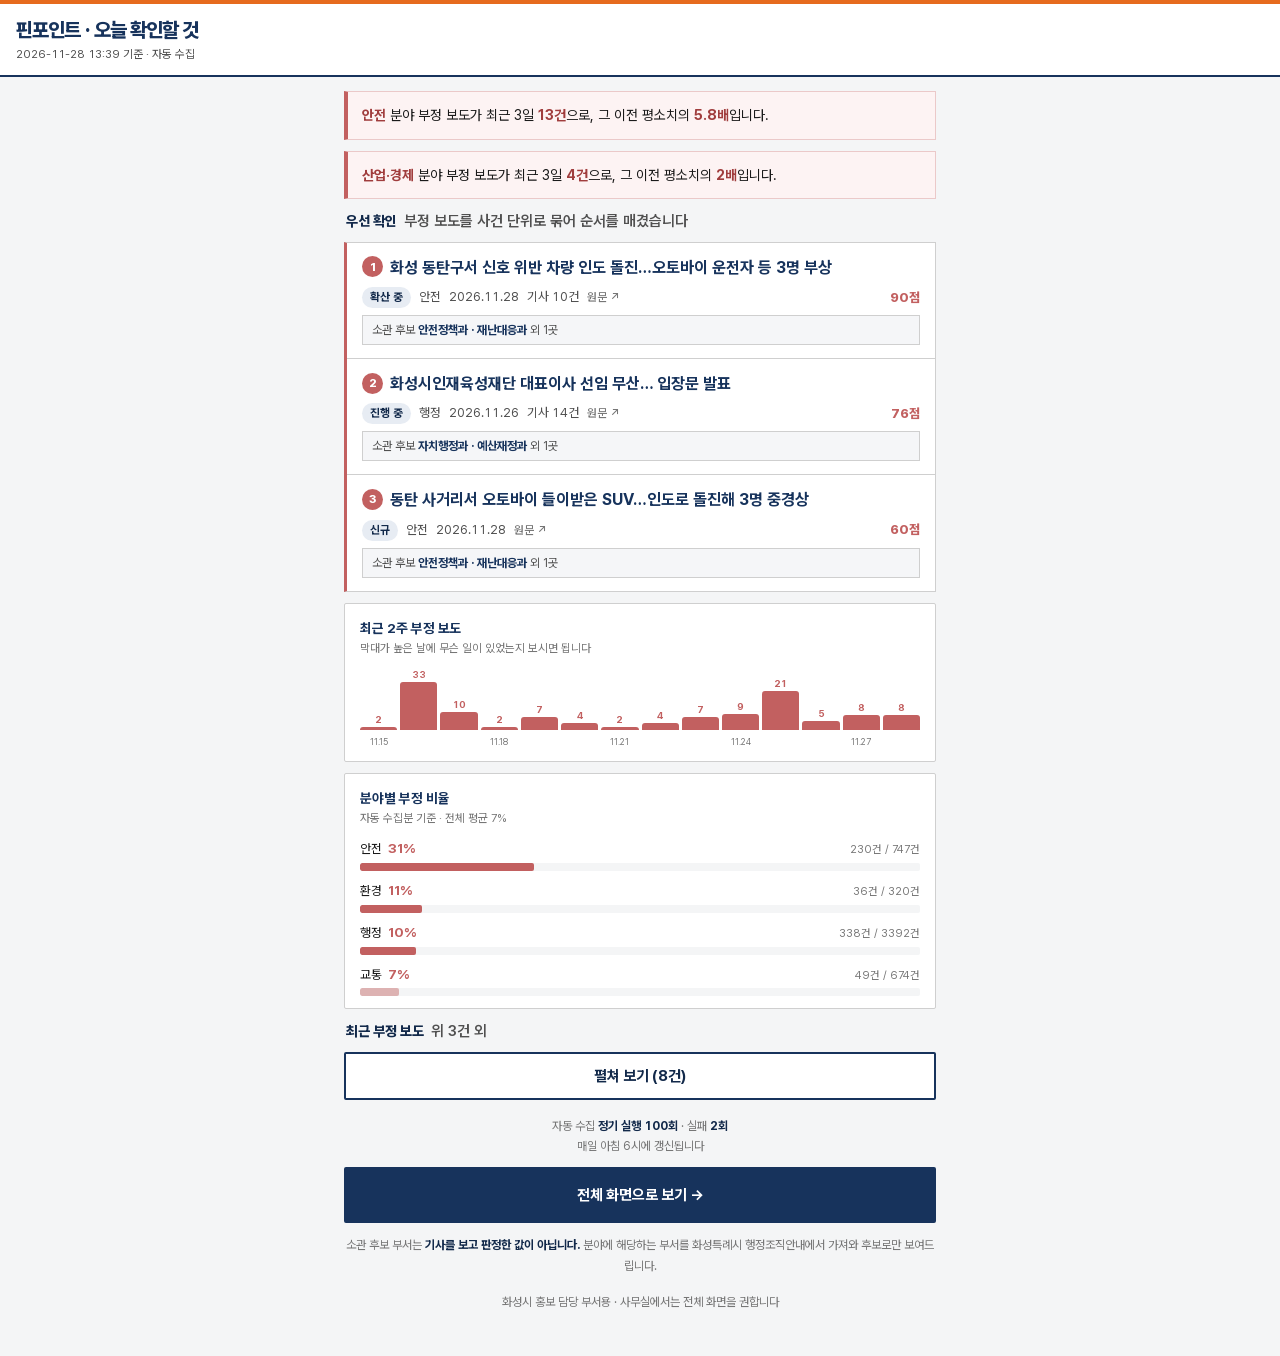
<file: m.html>
<!DOCTYPE html>
<!-- 담당자가 출근길에 휴대폰으로 오늘 볼 것만 확인하는 간편 화면 -->
<html lang="ko">
<head>
<meta charset="UTF-8">
<link rel="icon" href="data:image/svg+xml,%3Csvg xmlns=%27http://www.w3.org/2000/svg%27 viewBox=%270 0 100 100%27%3E%3Ctext y=%27.9em%27 font-size=%2790%27%3E%F0%9F%93%8D%3C/text%3E%3C/svg%3E">
<meta name="viewport" content="width=device-width, initial-scale=1, viewport-fit=cover">
<title>핀포인트 간편 보기 — 오늘 확인할 것</title>
<meta name="theme-color" content="#17335c">
<link rel="stylesheet" href="pretendard.min.css">
<style>
  :root {
    --bg: #F4F5F6; --surface: #fff; --border: #e3e8f0; --green: #17335c;
    --green-dark: #12294A; --green-light: #E7ECF3; --title: #17335c;
    --text: #1A2332; --muted: #7a8599; --muted2: #9aa4b5; --neg: #C26060;
  }
  * { margin: 0; padding: 0; box-sizing: border-box; -webkit-tap-highlight-color: transparent; }
  body { font-family: Pretendard, 'Malgun Gothic', -apple-system, sans-serif;
    background: var(--bg); color: var(--text); line-height: 1.5;
    padding: 0 0 34px; -webkit-text-size-adjust: 100%; }

  /* 제호 — 전체 화면과 같은 성격으로. 신문 제호처럼 좁게 짜고 굵은 선으로 닫는다. */
  .top { background: var(--surface); color: var(--title);
    padding: calc(15px + env(safe-area-inset-top)) 16px 12px;
    border-bottom: 2.5px solid var(--title); }
  .top .t { font-size: 20px; font-weight: 800; letter-spacing: -.045em; line-height: 1.15; }
  .top .s { font-size: 11.5px; color: var(--muted); margin-top: 4px;
    font-variant-numeric: tabular-nums; }

  .wrap { padding: 14px 14px 0; max-width: 620px; margin: 0 auto; }
  .card { background: var(--surface); border: 1px solid var(--border);
    border-radius: 2px; padding: 15px 16px; margin-bottom: 11px; }

  .surge { background: #FDF3F3; border: 1px solid #EBC9C9; border-left: 4px solid var(--neg);
    border-radius: 2px; padding: 12px 14px; margin-bottom: 11px; font-size: 14px; line-height: 1.6; }
  .surge b { color: #A03D3D; }

  h2 { font-size: 13px; color: var(--muted); font-weight: 600; margin: 0 2px 9px;
    display: flex; align-items: baseline; gap: 7px; }
  h2 .n { color: var(--green-dark); font-weight: 800; font-size: 14px; }

  /* 이슈는 상자를 겹치지 않고 괘선으로 나눈다. 좁은 화면일수록 상자가 자리를 먹는다. */
  .items { background: var(--surface); border: 1px solid var(--border);
    border-left: 3px solid var(--neg); margin-bottom: 11px; }
  .item { display: block; text-decoration: none; color: inherit;
    background: none; border: none; border-bottom: 1px solid var(--border);
    border-radius: 0; padding: 13px 15px; margin: 0; }
  .item:last-child { border-bottom: none; }
  .item:active { background: #FAFBFC; }
  /* 소관 후보 부서 — 전체 화면과 같은 정보를 담는다. 여기서 끊기면 반쪽이다. */
  .item .dept { margin-top: 7px; font-size: 11.5px; color: var(--muted);
    background: #F5F6F8; border: 1px solid var(--border); padding: 5px 9px; }
  .item .dept b { color: var(--title); }
  .item .rank { display: inline-flex; align-items: center; justify-content: center;
    width: 21px; height: 21px; border-radius: 50%; background: var(--neg); color: #fff;
    font-size: 11.5px; font-weight: 800; margin-right: 7px; vertical-align: 2px; }
  .item .ti { font-size: 15.5px; font-weight: 700; color: var(--title); line-height: 1.45; }
  .item .meta { margin-top: 8px; font-size: 12px; color: var(--muted); display: flex;
    align-items: center; gap: 8px; flex-wrap: wrap; }
  .item .st { background: var(--green-light); color: var(--green-dark);
    font-weight: 700; padding: 2px 8px; border-radius: 2px; font-size: 11.5px; }
  .item .sc { margin-left: auto; color: var(--neg); font-weight: 800; font-size: 13px; }
  .item .go { font-size: 11.5px; color: var(--muted2); font-weight: 500; }

  .more { width: 100%; border: 1px solid var(--border); background: var(--surface);
    color: var(--green-dark); font-family: inherit; font-size: 14px; font-weight: 700;
    padding: 13px; border-radius: 2px; cursor: pointer; }
  .sub { font-size: 14px; padding: 11px 4px; border-bottom: 1px solid #eef1f5; display: block;
    text-decoration: none; color: var(--text); }
  .sub:last-child { border-bottom: none; }
  .sub .d { font-size: 11.5px; color: var(--muted2); margin-right: 6px; }

  .foot { text-align: center; font-size: 12px; color: var(--muted2); margin: 16px 0 10px; line-height: 1.7; }
  .foot b { color: var(--green-dark); }
  .full { display: block; text-align: center; background: var(--green); color: #fff;
    text-decoration: none; font-size: 14.5px; font-weight: 700; padding: 15px;
    border-radius: 2px; margin-top: 6px; }
  .empty { text-align: center; color: var(--muted); font-size: 14px; padding: 26px 0; }

  /* ══ 공공 서비스 조판 ══════════════════════════════════════
     GOV.UK 디자인 시스템 · 화성특례시청 · e-나라지표를 열어 값을 재고 맞췄다.
     각지고, 그림자가 없고, 글자가 크고, 색이 중성 회색이다. */
  :root {
    --text: #1a1a1a; --muted: #505050; --muted2: #767676; --border: #cfcfcf;
  }
  body { font-size: 15px; }
  .card, .mini, .item, .items, .surge, .more, .full, .sub {
    border-radius: 0;
  }
  .item .ti { font-size: 16px; }
  .item .meta { font-size: 12.5px; }
  .item .dept { font-size: 12px; border-radius: 0; }
  .mini h3, h2 { font-size: 15px; }
  .sub { font-size: 14.5px; }
  .more, .full { border: 2px solid var(--green); font-size: 15px; }
  /* 공공 서비스는 키보드만으로도 쓸 수 있어야 한다. GOV.UK의 노란 포커스 표준을 따른다. */
  a:focus-visible, button:focus-visible {
    outline: 3px solid #ffdd00; outline-offset: 0;
    box-shadow: 0 3px 0 0 #0b0c0c; background-color: #ffdd00; color: #0b0c0c;
  }

  /* 숫자는 자릿수가 맞아야 훑을 때 읽힌다. */
  .item .sc, .item .meta, .spark, .bar, .foot, .sub .d, .top .s {
    font-variant-numeric: tabular-nums; font-feature-settings: "tnum" 1; }
  /* 상태 꼬리표만 알약. 나머지는 각지게. */
  .item .st { border-radius: 999px; }
  .more, .full { border-radius: 2px; }

  /* 차트 라이브러리를 쓰지 않는다. 간편 화면은 파일 하나만 받고 빨리 떠야 한다. */
  .mini { background: var(--surface); border: 1px solid var(--border);
    border-radius: 2px; padding: 14px 15px 12px; margin-bottom: 11px; }
  .mini h3 { font-size: 13.5px; color: var(--title); margin-bottom: 2px; }
  .mini .cap { font-size: 11.5px; color: var(--muted2); margin-bottom: 11px; }

  .spark { display: flex; align-items: flex-end; gap: 3px; height: 62px; }
  .spark .col { flex: 1; display: flex; flex-direction: column; justify-content: flex-end;
    height: 100%; position: relative; }
  .spark .bar { width: 100%; border-radius: 3px 3px 0 0; background: var(--neg); min-height: 2px; }
  .spark .bar.zero { background: var(--border); height: 2px; }
  .spark .n { font-size: 9.5px; color: var(--neg); font-weight: 700; text-align: center;
    margin-bottom: 2px; height: 12px; }
  .sparkx { display: flex; gap: 3px; margin-top: 5px; }
  .sparkx span { flex: 1; font-size: 9px; color: var(--muted2); text-align: center; }

  .hbar { margin-bottom: 9px; }
  .hbar:last-child { margin-bottom: 0; }
  .hbar .t { display: flex; align-items: baseline; gap: 6px; font-size: 12.5px; margin-bottom: 4px; }
  .hbar .t b { color: var(--neg); font-size: 13.5px; }
  .hbar .t .c { color: var(--muted2); font-size: 11px; margin-left: auto; }
  .hbar .track { height: 8px; background: var(--bg); border-radius: 2px; overflow: hidden; }
  .hbar .fill { height: 100%; background: var(--neg); border-radius: 2px; }
  /* 전부 부정 비율이다. 낮다고 다른 색으로 칠하면 좋은 소식처럼 읽힌다.
     색은 하나로 두고 길이로만 크기를 말한다. 낮은 것은 옅게. */
  .hbar.low .fill { opacity: .45; }
  /* 화성시 전용색(오렌지)은 글자에 쓰기엔 명암비가 3.01로 낮다.
     띠 한 줄로만 둔다. 읽는 색이 아니라 어디 자료인지 알리는 표시다. */
  body::before { content: ""; display: block; height: 4px; background: #E66B1E; }
</style>
</head>
<body>

<div class="top">
  <div class="t">핀포인트 · 오늘 확인할 것</div>
  <div class="s" id="asof">불러오는 중…</div>
</div>

<div class="wrap">
  <div id="surge"></div>
  <h2><span class="n">우선 확인</span> 부정 보도를 사건 단위로 묶어 순서를 매겼습니다</h2>
  <div id="list"><div class="empty">불러오는 중…</div></div>

  <div class="mini" id="sparkBox" style="display:none;">
    <h3>최근 2주 부정 보도</h3>
    <div class="cap">막대가 높은 날에 무슨 일이 있었는지 보시면 됩니다</div>
    <div class="spark" id="spark"></div>
    <div class="sparkx" id="sparkx"></div>
  </div>

  <div class="mini" id="catBox" style="display:none;">
    <h3>분야별 부정 비율</h3>
    <div class="cap" id="catCap"></div>
    <div id="catBars"></div>
  </div>

  <div id="recentBox" style="display:none;">
    <h2><span class="n">최근 부정 보도</span> 위 3건 외</h2>
    <button class="more" id="moreBtn">펼쳐 보기</button>
    <div class="card" id="recent" style="display:none; margin-top:9px;"></div>
  </div>

  <div class="foot" id="ops"></div>
  <a class="full" href="index.html">전체 화면으로 보기 →</a>
  <div class="foot" style="margin-top:12px">소관 후보 부서는 <b>기사를 보고 판정한 값이 아닙니다.</b> 분야에 해당하는 부서를 화성특례시 행정조직안내에서 가져와 후보로만 보여드립니다.</div>
  <div class="foot">화성시 홍보 담당 부서용 · 사무실에서는 전체 화면을 권합니다</div>
</div>

<script>
// 간편 화면은 자동수집분(news_live.json) 하나만 읽는다.
// 오늘 확인할 것은 최근 기사라 그 안에서 원문을 모두 찾을 수 있고,
// 파일을 하나만 받으므로 휴대폰에서 훨씬 빨리 뜬다.
const esc = s => String(s).replace(/&/g, "&amp;").replace(/</g, "&lt;").replace(/>/g, "&gt;");
const CAT = { 문화관광: "문화·관광", 산업경제: "산업·경제" };

// 소관 후보 부서. 기사를 보고 판정한 값이 아니라 분야에 해당하는 부서다.
// 전체 화면(index.html)과 같은 표를 쓴다. 두 화면이 다른 말을 하면 안 된다.
// 출처 — 화성특례시 행정조직안내 (2026-08-27 확인)
const DEPT = {
  "교통": ["교통정책과", "대중교통과", "주차물류과", "철도전략과"],
  "환경": ["기후환경정책과", "물환경생태과", "자원순환과", "환경지도과"],
  "안전": ["안전정책과", "재난대응과", "건설과"],
  "복지": ["복지정책과", "통합돌봄과", "장애인복지과"],
  "문화관광": ["문화예술과", "관광진흥과", "문화유산과", "체육진흥과"],
  "산업경제": ["지역경제과", "기업지원과", "투자유치과", "농업정책과"],
  "행정": ["자치행정과", "예산재정과", "세정과"],
};

fetch("news_live.json", { cache: "no-store" })
  .then(r => { if (!r.ok) throw new Error("HTTP " + r.status); return r.json(); })
  .then(render)
  .catch(() => {
    document.getElementById("asof").textContent = "데이터를 불러오지 못했습니다";
    document.getElementById("list").innerHTML =
      '<div class="empty">잠시 후 다시 열어 주세요.<br>전체 화면은 아래 버튼으로 갈 수 있습니다.</div>';
  });

function render(d) {
  const today = d.today || {};
  const items = today.items || [];
  const byTitle = {};
  (d.items || []).forEach(a => { byTitle[a.title] = a; });

  document.getElementById("asof").textContent =
    (today.updated || d.updated || "") + " 기준 · 자동 수집";

  // 분야 급증
  const surge = today.surge || [];
  document.getElementById("surge").innerHTML = surge.map(s =>
    `<div class="surge"><b>${esc(CAT[s.cat] || s.cat)}</b> 분야 부정 보도가 최근 ${s.days}일
     <b>${s.recent}건</b>으로, 그 이전 평소치의 <b>${s.ratio}배</b>입니다.</div>`).join("");

  // 오늘 확인할 것
  if (!items.length) {
    document.getElementById("list").innerHTML =
      '<div class="empty">오늘 확인할 부정 보도가 없습니다.</div>';
  } else {
    // 점수가 같으면 순위도 같아야 한다. 본 화면과 같은 규칙을 쓴다.
    const rank = [];
    items.forEach((it, i) => rank.push(
      i > 0 && items[i - 1].score === it.score ? rank[i - 1] : i + 1));

    // 항목을 한 덩어리로 감싸 괘선으로 나눈다. 상자를 겹치면 좁은 화면에서 자리를 먹는다.
    document.getElementById("list").innerHTML = '<div class="items">' + items.map((it, i) => {
      const art = byTitle[it.titles && it.titles[0]];
      const href = art && art.url ? art.url : null;
      const tag = href ? "a" : "div";
      const attr = href ? ` href="${esc(href)}" target="_blank" rel="noopener"` : "";
      // 소관 후보 부서 — 전체 화면에는 있는데 여기 없으면 반쪽이다.
      // 출근길에 보는 화면일수록 "누가 대응하나"가 바로 보여야 한다.
      const dept = DEPT[it.cat] || [];
      return `<${tag} class="item"${attr}>
        <div class="ti"><span class="rank">${rank[i]}</span>${esc(it.label)}</div>
        <div class="meta">
          <span class="st">${esc(it.state)}</span>
          <span>${esc(CAT[it.cat] || it.cat)}</span>
          <span>${esc((it.last || "").replaceAll("-", "."))}</span>
          ${it.count > 1 ? `<span>기사 ${it.count}건</span>` : ""}
          ${href ? '<span class="go">원문 ↗</span>' : ""}
          <span class="sc">${it.score}점</span>
        </div>
        ${dept.length ? `<div class="dept">소관 후보 <b>${esc(dept.slice(0, 2).join(" · "))}</b>${
          dept.length > 2 ? ` 외 ${dept.length - 2}곳` : ""}</div>` : ""}
      </${tag}>`;
    }).join("") + '</div>';
  }

  // 위 3건에 안 들어간 최근 부정 보도
  const shown = new Set();
  items.forEach(it => (it.titles || []).forEach(t => shown.add(t)));
  const rest = (d.items || [])
    .filter(a => a.senti === "부정" && !shown.has(a.title))
    .sort((a, b) => b.date.localeCompare(a.date))
    .slice(0, 8);

  if (rest.length) {
    document.getElementById("recentBox").style.display = "";
    document.getElementById("recent").innerHTML = rest.map(a =>
      `<a class="sub" href="${esc(a.url || "#")}" target="_blank" rel="noopener">
        <span class="d">${esc(a.date.replaceAll("-", "."))}</span>${esc(a.title)}</a>`).join("");
    document.getElementById("moreBtn").textContent = `펼쳐 보기 (${rest.length}건)`;
    document.getElementById("moreBtn").addEventListener("click", function () {
      const box = document.getElementById("recent");
      const open = box.style.display !== "none";
      box.style.display = open ? "none" : "";
      this.textContent = open ? `펼쳐 보기 (${rest.length}건)` : "접기";
    });
  }

  // 최근 2주 부정 보도 — 날짜가 빈 날도 자리를 지켜야 흐름이 왜곡되지 않는다
  const days = [];
  // toISOString()은 한국시간을 UTC로 바꿔 하루를 앞당긴다. 오늘 날짜는 직접 만든다.
  const t = new Date();
  const todayStr = t.getFullYear() + "-" + String(t.getMonth() + 1).padStart(2, "0")
    + "-" + String(t.getDate()).padStart(2, "0");
  const base = (d.updated || "").slice(0, 10) || todayStr;
  const cur = new Date(base + "T00:00:00");
  cur.setDate(cur.getDate() - 13);
  for (let i = 0; i < 14; i++) {
    const k = cur.getFullYear() + "-" + String(cur.getMonth() + 1).padStart(2, "0")
      + "-" + String(cur.getDate()).padStart(2, "0");
    days.push(k);
    cur.setDate(cur.getDate() + 1);
  }
  const negBy = {};
  (d.items || []).forEach(a => {
    if (a.senti === "부정") negBy[a.date] = (negBy[a.date] || 0) + 1;
  });
  const vals = days.map(k => negBy[k] || 0);
  const max = Math.max(1, ...vals);
  if (vals.some(v => v > 0)) {
    document.getElementById("sparkBox").style.display = "";
    document.getElementById("spark").innerHTML = days.map((k, i) => {
      const v = vals[i];
      const h = v ? Math.max(6, Math.round(v / max * 100)) : 0;
      return `<div class="col"><div class="n">${v || ""}</div>` +
        `<div class="bar${v ? "" : " zero"}" style="height:${h}%"></div></div>`;
    }).join("");
    document.getElementById("sparkx").innerHTML = days.map((k, i) =>
      `<span>${i % 3 === 0 ? k.slice(5).replace("-", ".") : ""}</span>`).join("");
  }

  // 분야별 부정 비율 — 어느 분야를 먼저 봐야 하는지
  const CATS = ["교통", "환경", "행정", "문화관광", "산업경제", "안전", "복지"];
  const tot = {}, neg = {};
  (d.items || []).forEach(a => {
    tot[a.cat] = (tot[a.cat] || 0) + 1;
    if (a.senti === "부정") neg[a.cat] = (neg[a.cat] || 0) + 1;
  });
  const all = (d.items || []).length;
  const avg = all ? Math.round((d.items || []).filter(a => a.senti === "부정").length / all * 100) : 0;
  const rows = CATS.filter(c => (tot[c] || 0) >= 5)
    .map(c => ({ c, pct: Math.round((neg[c] || 0) / tot[c] * 100), n: neg[c] || 0, t: tot[c] }))
    .sort((a, b) => b.pct - a.pct).slice(0, 4);
  if (rows.length) {
    document.getElementById("catBox").style.display = "";
    document.getElementById("catCap").textContent = "자동 수집분 기준 · 전체 평균 " + avg + "%";
    document.getElementById("catBars").innerHTML = rows.map(r =>
      `<div class="hbar${r.pct <= avg ? " low" : ""}" title="전체 평균 ${avg}% 대비">
        <div class="t">${esc(CAT[r.c] || r.c)} <b>${r.pct}%</b>
          <span class="c">${r.n}건 / ${r.t}건</span></div>
        <div class="track"><div class="fill" style="width:${Math.max(3, r.pct)}%"></div></div>
      </div>`).join("");
  }

  // 근거 — 말로만 "매일 돈다"고 하지 않는다
  const o = d.ops;
  if (o && o.days) {
    document.getElementById("ops").innerHTML =
      `자동 수집 <b>정기 실행 ${o.runs}회</b> · 실패 <b>${o.failures}회</b>` +
      // 실패 0회는 사실이지만 예약 실행이 통째로 건너뛰어진 날이 있다.
      // "연속"이라고 쓰면 실행 이력을 열어 본 사람에게 바로 들통난다.
      (o.skipped ? ` · 미실행 ${o.skipped}일` : ``) +
      `<br>매일 아침 6시에 갱신됩니다`;
  }
}
</script>
</body>
</html>
</file>
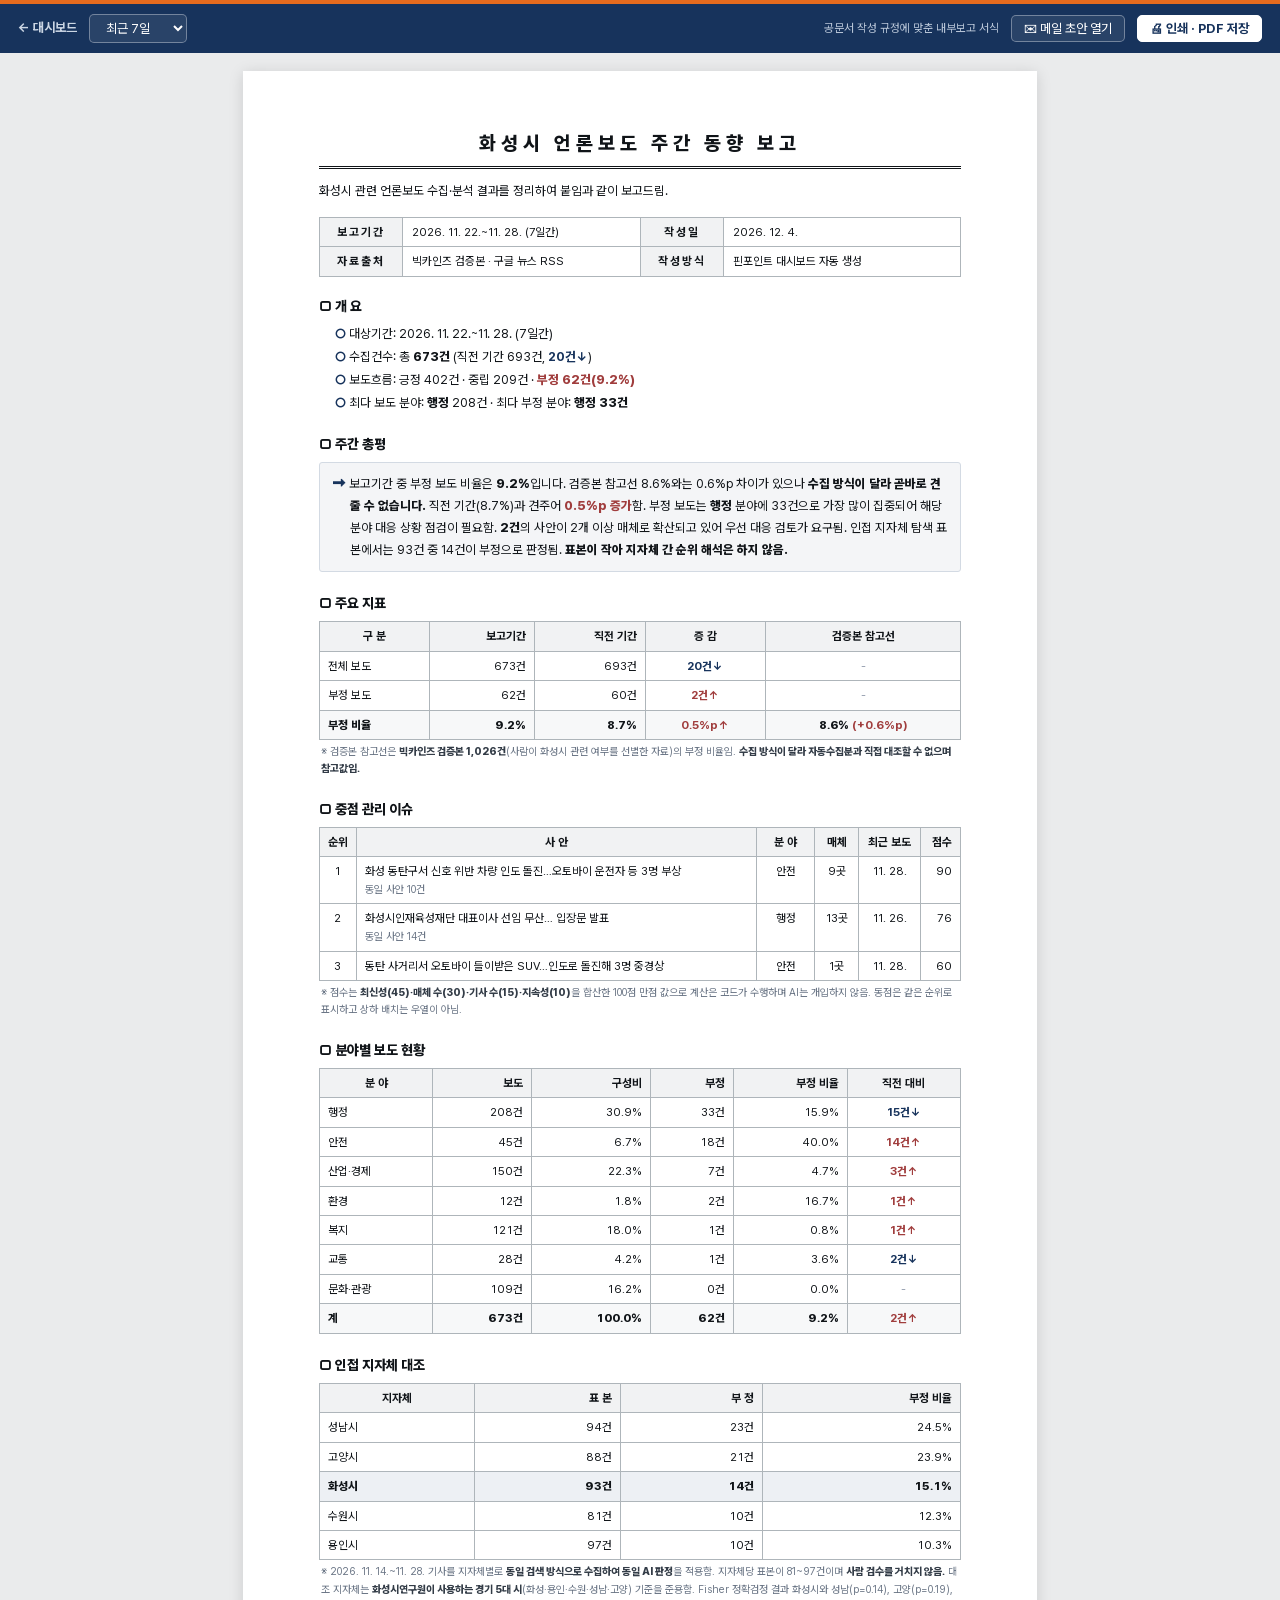
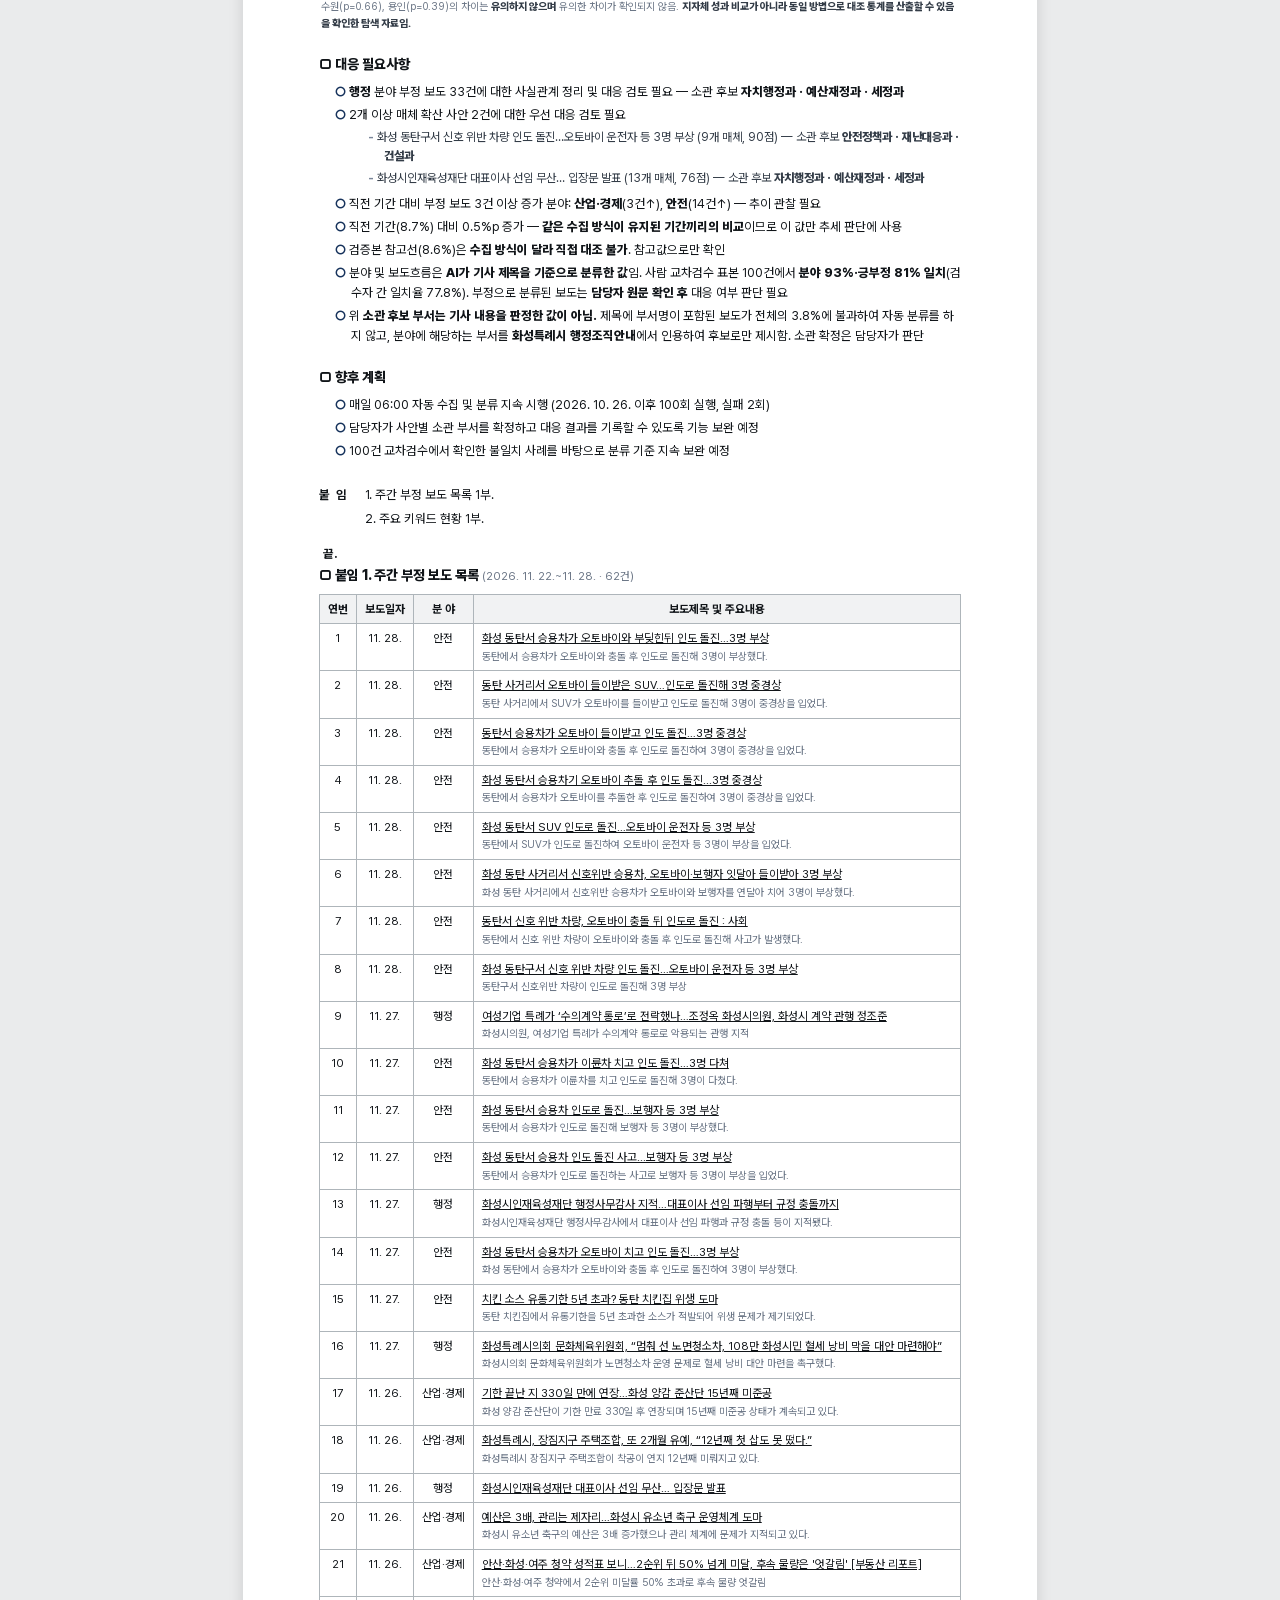
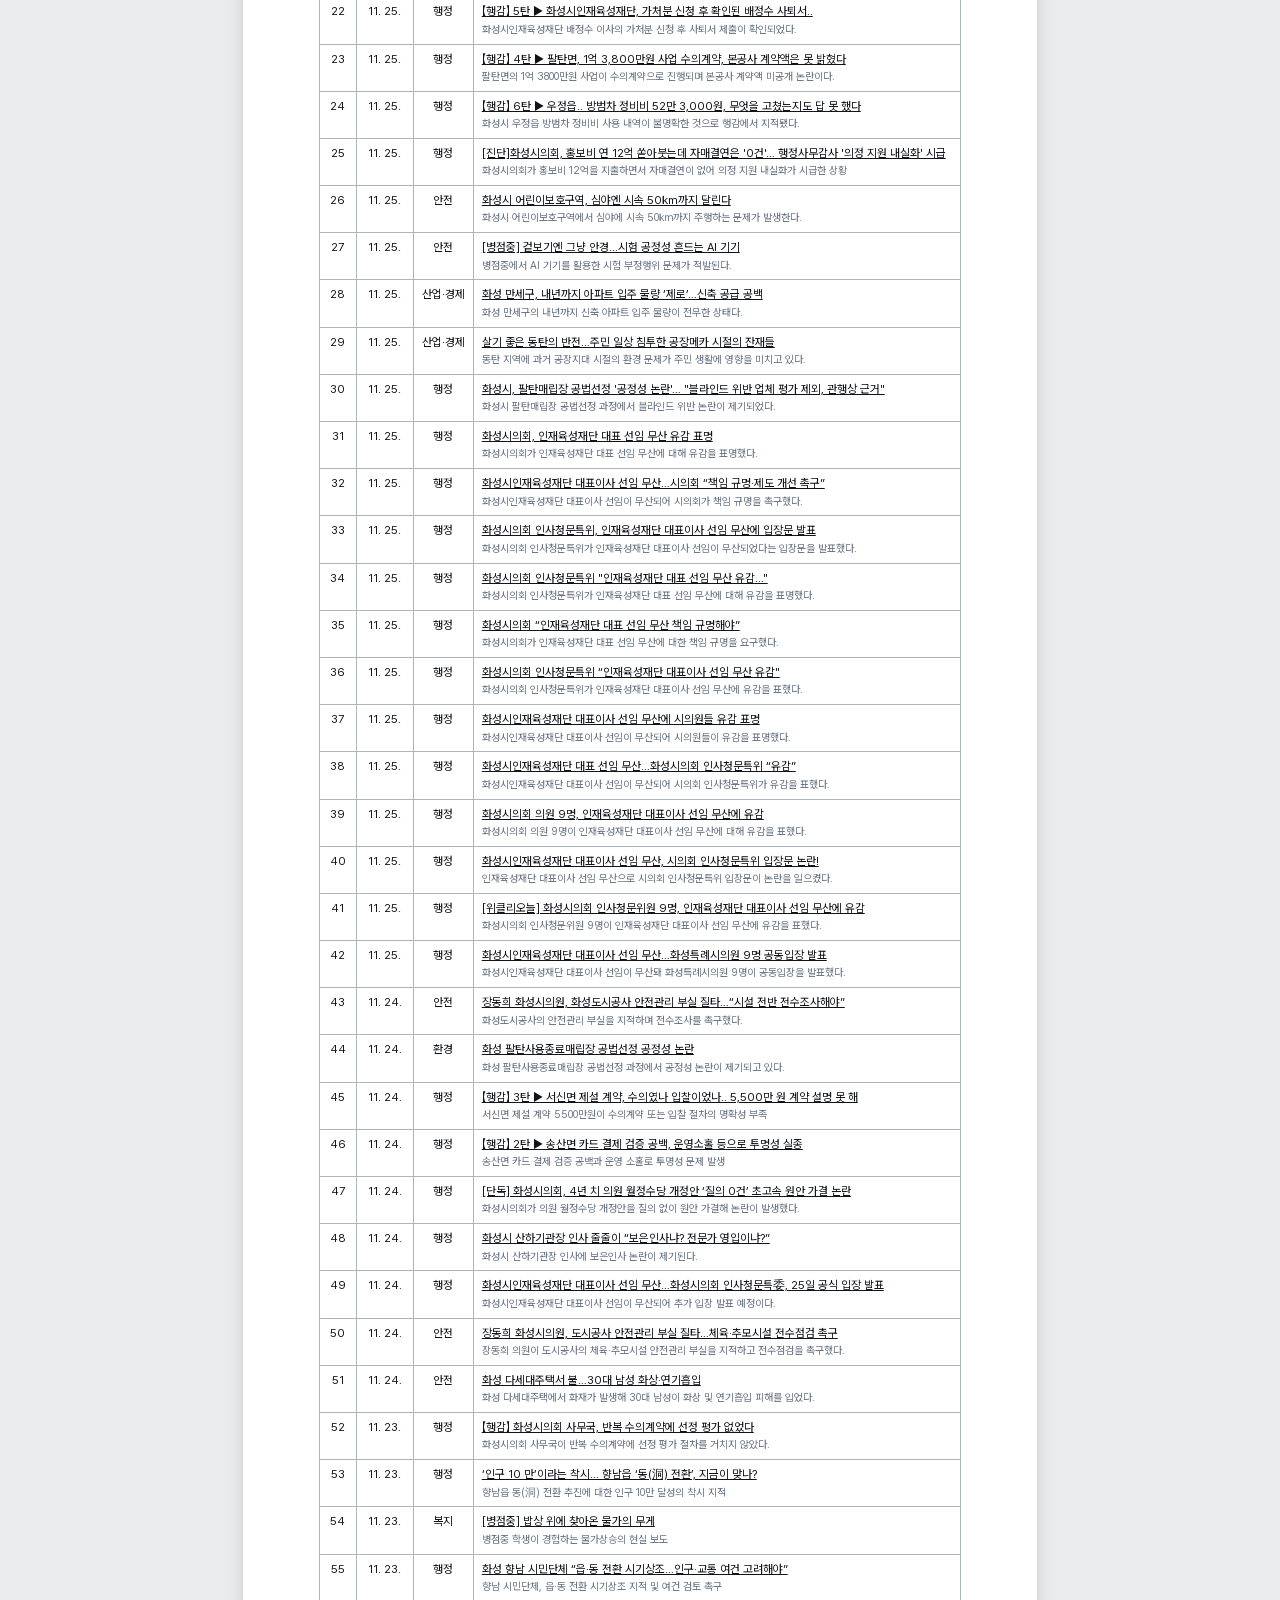
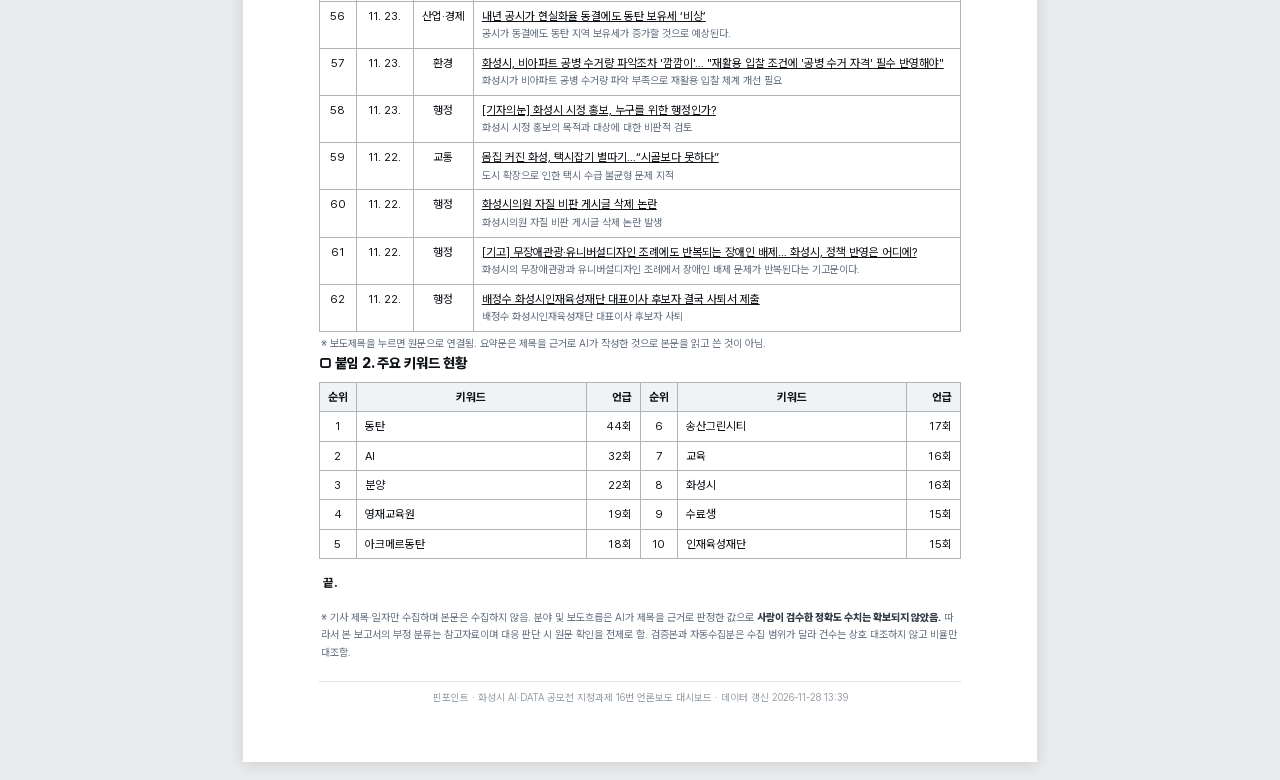
<file: report.html>
<!DOCTYPE html>
<!-- 주간 동향 보고 — 공문서 작성 규정(항목기호·날짜·붙임·끝 표시)에 맞춰 언론보도 동향을 정리해 보여주는 화면 -->
<html lang="ko">
<head>
<meta charset="UTF-8">
<link rel="icon" href="data:image/svg+xml,%3Csvg xmlns=%27http://www.w3.org/2000/svg%27 viewBox=%270 0 100 100%27%3E%3Ctext y=%27.9em%27 font-size=%2790%27%3E%F0%9F%93%8D%3C/text%3E%3C/svg%3E">
<meta name="viewport" content="width=device-width, initial-scale=1">
<title>화성시 언론보도 주간 동향 보고 — 핀포인트</title>
<link rel="stylesheet" href="pretendard.min.css">
<style>
  /* 여백은 「서식의 설계기준」이 아니라 보고서 실무 관행을 따른다.
     기안문 본문의 글꼴·여백을 정한 규정은 없다. */
  @page { size: A4; margin: 15mm 20mm; }
  * { margin: 0; padding: 0; box-sizing: border-box; }
  body { font-family: Pretendard, 'Malgun Gothic', sans-serif; background: #EAEBEC;
    color: #101418; line-height: 1.6; -webkit-print-color-adjust: exact; print-color-adjust: exact; }

  .bar { background: #17335c; color: #fff; padding: 10px 18px; display: flex; gap: 12px;
    align-items: center; flex-wrap: wrap; font-size: 13px; }
  .bar .home { color: #CBD6E4; text-decoration: none; font-weight: 700; }
  .bar .home:hover { color: #fff; }
  .bar .sp { flex: 1; }
  .bar button, .bar select { font-family: inherit; font-size: 13px; padding: 5px 12px;
    border-radius: 5px; border: 1px solid rgba(255,255,255,.35); background: rgba(255,255,255,.08);
    color: #fff; cursor: pointer; }
  .bar button:hover { background: rgba(255,255,255,.2); }
  .bar button.go { background: #fff; color: #17335c; font-weight: 700; border-color: #fff; }
  .bar .hint { color: #B7C4D6; font-size: 11.5px; }

  .sheet { width: 210mm; margin: 18px auto; background: #fff; padding: 15mm 20mm;
    box-shadow: 0 2px 14px rgba(0,0,0,.13); }

  /* ── 문서 머리 ── */
  .doc-title { text-align: center; font-size: 19.5px; font-weight: 800; letter-spacing: 5px; }
  .doc-rule { border-bottom: 3px double #101418; margin: 7px 0 6px; }
  .doc-lead { font-size: 12.5px; margin: 12px 0 16px; }
  table.info { width: 100%; border-collapse: collapse; font-size: 11.5px; margin-bottom: 18px; }
  table.info th, table.info td { border: 1px solid #aeb5ba; padding: 5px 9px; }
  table.info th { background: #F1F2F3; width: 66px; font-weight: 700; text-align: center;
    letter-spacing: 2px; white-space: nowrap; }
  table.info td { width: 37%; }

  /* ── 항목 기호 □ → ○ → - ── */
  h2 { font-size: 14px; font-weight: 800; margin: 20px 0 7px; }
  h2::before { content: "□ "; }
  h2:first-of-type { margin-top: 0; }
  h2 .cnt { font-weight: 400; font-size: 11.5px; color: #6b7686; letter-spacing: 0; }

  ul { list-style: none; margin: 0 0 5px 0; padding-left: 16px; }
  li { font-size: 12.5px; margin-bottom: 3px; text-indent: -16px; padding-left: 16px; }
  li::before { content: "○ "; color: #17335c; font-weight: 700; }
  li ul { margin: 3px 0 5px 0; padding-left: 17px; }
  li li { font-size: 12px; color: #333c47; }
  li li::before { content: "- "; color: #7a8599; }
  b { font-weight: 800; }
  .neg { color: #A03D3D; }
  .pos { color: #17335c; }

  /* 총평 — 통계 뒤에 해석 한 문단을 붙이는 것이 실무 보고서의 관행이다 */
  .verdict { font-size: 12.5px; line-height: 1.75; background: #F4F5F7;
    border: 1px solid #D3DAE3; border-radius: 3px; padding: 10px 13px 10px 30px;
    text-indent: -17px; }
  .verdict::before { content: "➡ "; color: #17335c; font-weight: 800; }

  /* ── 표 ── */
  table.grid { width: 100%; border-collapse: collapse; font-size: 11.5px; margin: 6px 0 3px; }
  table.grid th, table.grid td { border: 1px solid #aeb5ba; padding: 5px 8px; text-align: left;
    vertical-align: top; }
  table.grid thead th { background: #F1F2F3; text-align: center; font-weight: 700; white-space: nowrap; }
  table.grid td.n, table.grid th.n { text-align: right; font-variant-numeric: tabular-nums; white-space: nowrap; }
  table.grid td.c, table.grid th.c { text-align: center; white-space: nowrap; }
  table.grid tr.us td { background: #EDF0F4; font-weight: 800; }
  table.grid tr.sum td { background: #F7F8F9; font-weight: 800; }
  .up { color: #A03D3D; font-weight: 700; }
  .down { color: #17335c; font-weight: 700; }
  .flat { color: #8a94a6; }
  .sub { color: #6b7686; font-size: 10.5px; display: block; margin-top: 1px; }
  a { color: inherit; }

  .cap { font-size: 10.5px; color: #6b7686; line-height: 1.65; margin: 3px 0 0 2px; }
  .cap::before { content: "※ "; }
  .cap b { color: #333c47; }

  /* 붙임 표시와 끝 표시 — 시행규칙 제4조제4항·제5항 */
  .attach { margin-top: 22px; font-size: 12.5px; line-height: 1.9; }
  .attach .row { display: flex; }
  .attach .lb { width: 46px; flex-shrink: 0; letter-spacing: 6px; font-weight: 700; }
  .attach .items { flex: 1; }
  .end { margin-top: 14px; font-size: 12.5px; font-weight: 700; padding-left: 4px; }

  /* 메일 본문 패널 — 메일 앱이 없거나 주소가 길어도 붙여넣을 수 있게 한다 */
  .mail-wrap { position: fixed; inset: 0; background: rgba(16,20,24,.55); display: none;
    align-items: center; justify-content: center; padding: 20px; z-index: 50; }
  .mail-wrap.on { display: flex; }
  .mail-box { background: #fff; border-radius: 8px; width: min(680px, 100%);
    max-height: 88vh; display: flex; flex-direction: column; overflow: hidden;
    box-shadow: 0 8px 40px rgba(0,0,0,.3); }
  .mail-box .mh { padding: 14px 18px; border-bottom: 1px solid #DDE1E6;
    display: flex; align-items: center; gap: 10px; }
  .mail-box .mh b { font-size: 14.5px; color: #17335c; }
  .mail-box .mh .x { margin-left: auto; border: none; background: none; cursor: pointer;
    font-size: 19px; color: #8a94a6; line-height: 1; padding: 2px 6px; }
  .mail-box .ms { padding: 9px 18px; font-size: 11.5px; color: #6b7686;
    background: #F5F6F8; border-bottom: 1px solid #e6eaf1; line-height: 1.6; }
  .mail-box textarea { flex: 1; min-height: 260px; border: none; resize: none; outline: none;
    padding: 14px 18px; font-family: Consolas, 'Malgun Gothic', monospace;
    font-size: 12px; line-height: 1.65; color: #1A2332; }
  .mail-box .mf { padding: 12px 18px; border-top: 1px solid #DDE1E6; display: flex; gap: 7px;
    flex-wrap: wrap; align-items: center; }
  .mail-box .mf button { font-family: inherit; font-size: 12.5px; padding: 8px 13px;
    border-radius: 5px; cursor: pointer; border: 1px solid #C0C9D4; background: #fff; color: #17335c; }
  .mail-box .mf button.pri { background: #17335c; color: #fff; border-color: #17335c; font-weight: 700; }
  .mail-box .mf .ok { margin-left: auto; align-self: center; font-size: 12px;
    color: #17335c; font-weight: 700; opacity: 0; transition: opacity .2s; }
  .mail-box .mf .ok.on { opacity: 1; }
  @media print { .mail-wrap { display: none !important; } }

  .apx { page-break-before: always; }
  .apx h2 { margin-top: 0; }
  .foot { margin-top: 20px; text-align: center; font-size: 10px; color: #98a0a8;
    border-top: 1px solid #e0e4e0; padding-top: 7px; }

  @media print {
    body { background: #fff; }
    .bar { display: none; }
    .sheet { width: auto; margin: 0; padding: 0; box-shadow: none; }
    h2 { break-after: avoid; }
    tr, li, .verdict { break-inside: avoid; }
  }
  @media (max-width: 820px) {
    .sheet { width: auto; margin: 10px; padding: 18px 15px; }
    .doc-title { font-size: 16px; letter-spacing: 2px; }
  }

  /* ══ 공공 서비스 조판 ══════════════════════════════════════
     보고서는 이미 공문서 서식을 따르고 있다.
     화면에서 볼 때의 요소(단추·상자)만 다른 두 화면과 같은 기준으로 맞춘다. */
  button, a.btn, .mail button, .mail a, input, select {
    border-radius: 0;
  }
  a:focus-visible, button:focus-visible, input:focus-visible {
    outline: 3px solid #ffdd00; outline-offset: 0;
    box-shadow: 0 3px 0 0 #0b0c0c; background-color: #ffdd00; color: #0b0c0c;
  }
  @media print {
    /* 인쇄할 때는 화면용 단추와 안내를 뺀다. 결재선에 올라가는 것은 본문뿐이다. */
    .mail, .no-print, button { display: none !important; }
  }
  /* 화성시 전용색(오렌지)은 글자에 쓰기엔 명암비가 3.01로 낮다.
     띠 한 줄로만 둔다. 읽는 색이 아니라 어디 자료인지 알리는 표시다. */
  body::before { content: ""; display: block; height: 4px; background: #E66B1E; }
</style>
</head>
<body>

<div class="bar">
  <a class="home" href="index.html">← 대시보드</a>
  <select id="range">
    <option value="7">최근 7일</option>
    <option value="14">최근 14일</option>
    <option value="30">최근 30일</option>
  </select>
  <span class="sp"></span>
  <span class="hint">공문서 작성 규정에 맞춘 내부보고 서식</span>
  <button id="mailBtn">✉ 메일 초안 열기</button>
  <button class="go" onclick="window.print()">🖨 인쇄 · PDF 저장</button>
</div>

<div class="sheet" id="sheet">불러오는 중…</div>

<div class="mail-wrap" id="mailWrap">
  <div class="mail-box">
    <div class="mh"><b>메일 보고 초안</b><button class="x" id="mailClose">×</button></div>
    <div class="ms">아래 내용을 복사해 메일에 붙여 넣으십시오.
      <b>Gmail</b>·<b>Outlook</b>은 브라우저에서 바로 열리고,
      <b>메일 앱</b>은 이 PC에 기본 메일 프로그램이 지정돼 있어야 열립니다.</div>
    <textarea id="mailText" readonly></textarea>
    <div class="mf">
      <button class="pri" id="mailCopy">본문 복사</button>
      <button id="mailGmail">Gmail로 열기</button>
      <button id="mailOutlook">Outlook으로 열기</button>
      <button id="mailOpen">메일 앱</button>
      <span class="ok" id="mailOk">복사했습니다</span>
    </div>
  </div>
</div>

<script>
const CAT_LABEL = { 교통: "교통", 환경: "환경", 행정: "행정", 문화관광: "문화·관광",
  산업경제: "산업·경제", 안전: "안전", 복지: "복지" };
const CATS = Object.keys(CAT_LABEL);
let NEWS = [], LIVE = null, BENCH = null, DAYS = 7, MAIL = null;

const esc = s => String(s == null ? "" : s)
  .replace(/&/g, "&amp;").replace(/</g, "&lt;").replace(/>/g, "&gt;").replace(/"/g, "&quot;");
const pct = (a, b) => b ? Math.round(a / b * 1000) / 10 : 0;
const p1 = v => Number(v).toFixed(1);
// toISOString()은 한국시간을 UTC로 바꿔 하루를 앞당긴다. 날짜는 직접 만든다.
const ymd = d => d.getFullYear() + "-" + String(d.getMonth() + 1).padStart(2, "0")
  + "-" + String(d.getDate()).padStart(2, "0");
// 공문서 날짜 표기 — 2026. 8. 25. (0을 쓰지 않고 끝에도 온점)
const kd = s => s ? `${s.slice(0, 4)}. ${+s.slice(5, 7)}. ${+s.slice(8, 10)}.` : "";
// 같은 해 안의 기간은 뒤쪽 연도를 생략한다. 물결표는 앞뒤를 붙여 쓴다.
const kspan = (a, b) => a.slice(0, 4) === b.slice(0, 4)
  ? `${kd(a)}~${+b.slice(5, 7)}. ${+b.slice(8, 10)}.` : `${kd(a)}~${kd(b)}`;
const md = s => s ? `${+s.slice(5, 7)}. ${+s.slice(8, 10)}.` : "";
const updown = (n, unit) => n === 0 ? '<span class="flat">-</span>'
  : `<span class="${n > 0 ? "up" : "down"}">${Math.abs(n)}${unit || ""}${n > 0 ? "↑" : "↓"}</span>`;

async function grab(url) {
  try { const r = await fetch(url, { cache: "no-store" }); return r.ok ? await r.json() : null; }
  catch (e) { return null; }
}

// 기준일은 오늘이 아니라 수집된 마지막 기사 날짜다.
// 수집이 하루 밀려도 보고 기간이 통째로 어긋나지 않게 하기 위해서다.
function slice_(days, endStr) {
  const end = endStr || NEWS.reduce((m, n) => n.date > m ? n.date : m, NEWS[0].date);
  const d = new Date(end + "T00:00:00");
  d.setDate(d.getDate() - (days - 1));
  const from = ymd(d);
  return { from, to: end, rows: NEWS.filter(n => n.date >= from && n.date <= end) };
}

// 분야에 해당하는 소관 후보 부서. 기사를 보고 판정한 값이 아니다.
// 제목에 부서명이 있는 기사가 3.8%뿐이라 자동 분류를 하지 않고 후보만 제시한다.
// 출처 — 화성특례시 행정조직안내 (2026-08-27 확인)
const DEPT = {
  "교통": ["교통정책과", "대중교통과", "주차물류과", "철도전략과"],
  "환경": ["기후환경정책과", "물환경생태과", "자원순환과", "환경지도과"],
  "안전": ["안전정책과", "재난대응과", "건설과"],
  "복지": ["복지정책과", "통합돌봄과", "장애인복지과"],
  "문화관광": ["문화예술과", "관광진흥과", "문화유산과", "체육진흥과"],
  "산업경제": ["지역경제과", "기업지원과", "투자유치과", "농업정책과"],
  "행정": ["자치행정과", "예산재정과", "세정과"],
};

// 피셔 정확검정 — p값을 문서에 박아 두면 대조 지자체를 늘리는 순간 틀린 값이 된다.
const _lg = [0, 0];
function lgamma(n) {
  if (_lg[n] !== undefined) return _lg[n];
  let v = _lg[_lg.length - 1];
  for (let i = _lg.length; i <= n; i++) { v += Math.log(i); _lg[i] = v; }
  return _lg[n];
}
function hyperProb(a, b, c, d) {
  return Math.exp(lgamma(a + b) + lgamma(c + d) + lgamma(a + c) + lgamma(b + d)
    - lgamma(a) - lgamma(b) - lgamma(c) - lgamma(d) - lgamma(a + b + c + d));
}
function fisherP(a, b, c, d) {
  const n = a + b + c + d, r1 = a + b, c1 = a + c;
  const obs = hyperProb(a, b, c, d);
  let p = 0;
  for (let k = Math.max(0, c1 - (n - r1)); k <= Math.min(r1, c1); k++) {
    const pr = hyperProb(k, r1 - k, c1 - k, n - r1 - c1 + k);
    if (pr <= obs * 1.0000001) p += pr;
  }
  return Math.min(1, p);
}
function pText(p) { return p < 0.001 ? "p<0.001" : "p=" + p.toFixed(p < 0.01 ? 3 : 2); }

// 대조 지자체가 늘어도 문장이 저절로 맞도록 검정 결과를 계산해서 쓴다.
function benchTest(bench) {
  const us = bench.find(c => c.name === "화성시");
  if (!us) return "";
  const t = bench.filter(c => c.name !== "화성시").map(c => ({
    name: c.name, p: fisherP(us.neg, us.count - us.neg, c.neg, c.count - c.neg) }));
  const f = ts => ts.map(x => `${x.name.replace(/시$/, "")}(${pText(x.p)})`).join(", ");
  const ns = t.filter(x => x.p >= 0.05), sig = t.filter(x => x.p < 0.05);
  const FIVE = ["화성시", "수원시", "용인시", "성남시", "고양시"];
  const five = bench.length >= 4 && bench.every(c => FIVE.includes(c.name));
  return (five ? `대조 지자체는 <b>화성시연구원이 사용하는 경기 5대 시</b>(화성·용인·수원·성남·고양) 기준을 준용함. ` : "")
    + `Fisher 정확검정 결과 `
    + (ns.length ? `화성시와 ${f(ns)}의 차이는 <b>유의하지 않으며</b> ` : "")
    + (sig.length ? `${f(sig)}와의 차이만 유의함. ` : "유의한 차이가 확인되지 않음. ");
}

function build() {
  const cur = slice_(DAYS);
  const pe = new Date(cur.from + "T00:00:00"); pe.setDate(pe.getDate() - 1);
  const prev = slice_(DAYS, ymd(pe));

  const neg = cur.rows.filter(n => n.senti === "부정");
  const pos = cur.rows.filter(n => n.senti === "긍정");
  const pneg = prev.rows.filter(n => n.senti === "부정");
  const ratio = pct(neg.length, cur.rows.length);
  const pratio = pct(pneg.length, prev.rows.length);

  const ver = NEWS.filter(n => n.src !== "자동수집");
  const base = pct(ver.filter(n => n.senti === "부정").length, ver.length);
  const diff = Math.round((ratio - base) * 10) / 10;
  const wDiff = Math.round((ratio - pratio) * 10) / 10;
  const lvl = diff < -0.5 ? "낮은" : diff > 0.5 ? "높은" : "비슷한";

  const rows = CATS.map(c => {
    const a = cur.rows.filter(n => n.cat === c), b = prev.rows.filter(n => n.cat === c);
    return { c, n: a.length, neg: a.filter(x => x.senti === "부정").length,
             pneg: b.filter(x => x.senti === "부정").length };
  }).filter(r => r.n > 0);
  const byNeg = rows.slice().sort((a, b) => b.neg - a.neg || b.n - a.n);
  const topCat = rows.slice().sort((a, b) => b.n - a.n)[0];

  const kw = {};
  cur.rows.forEach(n => (n.kw || []).forEach(k => kw[k] = (kw[k] || 0) + 1));
  const topKw = Object.entries(kw).sort((a, b) => b[1] - a[1]).slice(0, 10);

  const issues = ((LIVE && LIVE.today && LIVE.today.items) || [])
    .filter(it => it.last >= cur.from).slice(0, 5);
  const spread = issues.filter(it => (it.sources || 1) >= 2);
  const surge = (LIVE && LIVE.today && LIVE.today.surge) || null;
  const bench = BENCH && Array.isArray(BENCH.cities) ? BENCH.cities : null;
  const us = bench && bench.find(c => c.name === "화성시");
  const rank = bench
    ? bench.slice().sort((a, b) => a.ratio - b.ratio).findIndex(c => c.name === "화성시") + 1 : 0;

  // 총평 — 숫자를 나열하는 데서 그치지 않고 한 문단으로 해석해 주는 것이 실무 보고서의 관행이다.
  const verdict = [
    `보고기간 중 부정 보도 비율은 <b>${p1(ratio)}%</b>입니다. 검증본 참고선 ${p1(base)}%와는 ${Math.abs(diff)}%p 차이가 있으나 <b>수집 방식이 달라 곧바로 견줄 수 없습니다.</b>`,
    `직전 기간(${p1(pratio)}%)과 견주어 ${Math.abs(wDiff) < 0.1 ? "변동이 없음" : `<b class="${wDiff > 0 ? "neg" : "pos"}">${Math.abs(wDiff)}%p ${wDiff > 0 ? "증가" : "감소"}</b>함`}.`,
    byNeg[0] && byNeg[0].neg
      ? `부정 보도는 <b>${CAT_LABEL[byNeg[0].c]}</b> 분야에 ${byNeg[0].neg}건으로 가장 많이 집중되어 해당 분야 대응 상황 점검이 필요함.`
      : `특정 분야에 부정 보도가 집중된 정황은 확인되지 않음.`,
    spread.length ? `<b>${spread.length}건</b>의 사안이 2개 이상 매체로 확산되고 있어 우선 대응 검토가 요구됨.` : "",
    us && bench ? `인접 지자체 탐색 표본에서는 ${us.count}건 중 ${us.neg}건이 부정으로 판정됨. <b>표본이 작아 지자체 간 순위 해석은 하지 않음.</b>` : "",
  ].filter(Boolean).join(" ");

  // 대응 필요사항 — 규칙으로 뽑는다. AI에 맡기면 없는 사실을 지어낼 수 있고 비용도 든다.
  const act = [];
  const deptOf = c => (DEPT[c] || []).length
    ? `소관 후보 <b>${DEPT[c].slice(0, 3).join(" · ")}</b>` : "";
  if (byNeg[0] && byNeg[0].neg > 0)
    act.push(`<b>${CAT_LABEL[byNeg[0].c]}</b> 분야 부정 보도 ${byNeg[0].neg}건에 대한 사실관계 정리 및 대응 검토 필요`
      + (deptOf(byNeg[0].c) ? ` — ${deptOf(byNeg[0].c)}` : ""));
  if (spread.length)
    act.push(`2개 이상 매체 확산 사안 ${spread.length}건에 대한 우선 대응 검토 필요`
      + `<ul>${spread.map(it => `<li>${esc(it.label)} (${it.sources}개 매체, ${it.score}점)`
        + (deptOf(it.cat) ? ` — ${deptOf(it.cat)}` : "") + `</li>`).join("")}</ul>`);
  if (surge && surge.cat)
    act.push(`<b>${CAT_LABEL[surge.cat] || surge.cat}</b> 분야 부정 보도 증가 추세에 따른 원인 점검 필요`);
  const worse = rows.filter(r => r.neg - r.pneg >= 3);
  if (worse.length)
    act.push(`직전 기간 대비 부정 보도 3건 이상 증가 분야: `
      + worse.map(r => `<b>${CAT_LABEL[r.c]}</b>(${r.neg - r.pneg}건↑)`).join(", ") + ` — 추이 관찰 필요`);
  // 검증되지 않은 비교를 근거로 행정 권고를 내지 않는다. 확인된 사실만 적는다.
  act.push(`직전 기간(${p1(pratio)}%) 대비 ${Math.abs(wDiff) < 0.1 ? "변동 없음" : Math.abs(wDiff) + "%p " + (wDiff > 0 ? "증가" : "감소")} `
    + `— <b>같은 수집 방식이 유지된 기간끼리의 비교</b>이므로 이 값만 추세 판단에 사용`);
  act.push(`검증본 참고선(${p1(base)}%)은 <b>수집 방식이 달라 직접 대조 불가</b>. 참고값으로만 확인`);
  act.push(`분야 및 보도흐름은 <b>AI가 기사 제목을 기준으로 분류한 값</b>임. `
    + `사람 교차검수 표본 100건에서 <b>분야 93%·긍부정 81% 일치</b>`
    + `(검수자 간 일치율 77.8%). 부정으로 분류된 보도는 <b>담당자 원문 확인 후</b> 대응 여부 판단 필요`);
  act.push(`위 <b>소관 후보 부서는 기사 내용을 판정한 값이 아님.</b> 제목에 부서명이 포함된 보도가 `
    + `전체의 3.8%에 불과하여 자동 분류를 하지 않고, 분야에 해당하는 부서를 `
    + `<b>화성특례시 행정조직안내</b>에서 인용하여 후보로만 제시함. 소관 확정은 담당자가 판단`);

  const negSorted = neg.slice().sort((a, b) => b.date.localeCompare(a.date));
  const gen = ymd(new Date());

  const html = `
  <div class="doc-title">화성시 언론보도 주간 동향 보고</div>
  <div class="doc-rule"></div>
  <div class="doc-lead">화성시 관련 언론보도 수집·분석 결과를 정리하여 붙임과 같이 보고드림.</div>

  <table class="info">
    <tr><th>보고기간</th><td>${kspan(cur.from, cur.to)} (${DAYS}일간)</td>
        <th>작성일</th><td>${kd(gen)}</td></tr>
    <tr><th>자료출처</th><td>빅카인즈 검증본 · 구글 뉴스 RSS</td>
        <th>작성방식</th><td>핀포인트 대시보드 자동 생성</td></tr>
  </table>

  <h2>개  요</h2>
  <ul>
    <li>대상기간: ${kspan(cur.from, cur.to)} (${DAYS}일간)</li>
    <li>수집건수: 총 <b>${cur.rows.length.toLocaleString()}건</b>
        (직전 기간 ${prev.rows.length.toLocaleString()}건, ${updown(cur.rows.length - prev.rows.length, "건")})</li>
    <li>보도흐름: 긍정 ${pos.length}건 · 중립 ${(cur.rows.length - pos.length - neg.length)}건 ·
        <b class="neg">부정 ${neg.length}건(${p1(ratio)}%)</b></li>
    ${topCat ? `<li>최다 보도 분야: <b>${CAT_LABEL[topCat.c]}</b> ${topCat.n}건 ·
        최다 부정 분야: <b>${byNeg[0] && byNeg[0].neg ? `${CAT_LABEL[byNeg[0].c]} ${byNeg[0].neg}건` : "해당 없음"}</b></li>` : ""}
  </ul>

  <h2>주간 총평</h2>
  <div class="verdict">${verdict}</div>

  <h2>주요 지표</h2>
  <table class="grid">
    <thead><tr><th>구  분</th><th class="n">보고기간</th><th class="n">직전 기간</th>
      <th class="c">증  감</th><th class="c">검증본 참고선</th></tr></thead>
    <tbody>
      <tr><td>전체 보도</td><td class="n">${cur.rows.length.toLocaleString()}건</td>
        <td class="n">${prev.rows.length.toLocaleString()}건</td>
        <td class="c">${updown(cur.rows.length - prev.rows.length, "건")}</td>
        <td class="c flat">-</td></tr>
      <tr><td>부정 보도</td><td class="n">${neg.length}건</td><td class="n">${pneg.length}건</td>
        <td class="c">${updown(neg.length - pneg.length, "건")}</td><td class="c flat">-</td></tr>
      <tr class="sum"><td>부정 비율</td><td class="n">${p1(ratio)}%</td><td class="n">${p1(pratio)}%</td>
        <td class="c">${updown(wDiff, "%p")}</td>
        <td class="c">${p1(base)}% <span class="${diff < 0 ? "down" : diff > 0 ? "up" : "flat"}">(${diff > 0 ? "+" : ""}${diff}%p)</span></td></tr>
    </tbody>
  </table>
  <div class="cap">검증본 참고선은 <b>빅카인즈 검증본 ${ver.length.toLocaleString()}건</b>(사람이 화성시 관련 여부를 선별한 자료)의 부정 비율임.
    <b>수집 방식이 달라 자동수집분과 직접 대조할 수 없으며 참고값임.</b></div>

  ${issues.length ? `
  <h2>중점 관리 이슈</h2>
  <table class="grid">
    <thead><tr><th class="c" style="width:28px">순위</th><th>사  안</th>
      <th class="c" style="width:58px">분  야</th><th class="c" style="width:44px">매체</th>
      <th class="c" style="width:62px">최근 보도</th><th class="n" style="width:40px">점수</th></tr></thead>
    <tbody>${issues.map((it, i) => `
      <tr><td class="c">${i > 0 && issues[i - 1].score === it.score ? i : i + 1}</td>
        <td>${esc(it.label)}${it.count > 1 ? `<span class="sub">동일 사안 ${it.count}건</span>` : ""}</td>
        <td class="c">${CAT_LABEL[it.cat] || it.cat || "-"}</td>
        <td class="c">${it.sources || 1}곳</td><td class="c">${md(it.last)}</td>
        <td class="n">${it.score}</td></tr>`).join("")}</tbody>
  </table>
  <div class="cap">점수는 <b>최신성(45)·매체 수(30)·기사 수(15)·지속성(10)</b>을 합산한 100점 만점 값으로 계산은 코드가 수행하며 AI는 개입하지 않음.
    동점은 같은 순위로 표시하고 상하 배치는 우열이 아님.</div>
  ` : ""}

  <h2>분야별 보도 현황</h2>
  <table class="grid">
    <thead><tr><th>분  야</th><th class="n">보도</th><th class="n">구성비</th>
      <th class="n">부정</th><th class="n">부정 비율</th><th class="c">직전 대비</th></tr></thead>
    <tbody>${byNeg.map(r => `<tr><td>${CAT_LABEL[r.c]}</td>
        <td class="n">${r.n}건</td><td class="n">${p1(pct(r.n, cur.rows.length))}%</td>
        <td class="n">${r.neg}건</td><td class="n">${p1(pct(r.neg, r.n))}%</td>
        <td class="c">${updown(r.neg - r.pneg, "건")}</td></tr>`).join("")}
    <tr class="sum"><td>계</td><td class="n">${cur.rows.length.toLocaleString()}건</td><td class="n">100.0%</td>
      <td class="n">${neg.length}건</td><td class="n">${p1(ratio)}%</td>
      <td class="c">${updown(neg.length - pneg.length, "건")}</td></tr>
    </tbody>
  </table>

  ${bench ? `
  <h2>인접 지자체 대조</h2>
  <table class="grid">
    <thead><tr><th>지자체</th><th class="n">표  본</th><th class="n">부  정</th><th class="n">부정 비율</th></tr></thead>
    <tbody>${bench.map(c => `<tr class="${c.name === "화성시" ? "us" : ""}">
      <td>${c.name}</td><td class="n">${c.count}건</td><td class="n">${c.neg}건</td>
      <td class="n">${p1(c.ratio)}%</td></tr>`).join("")}</tbody>
  </table>
  <div class="cap">${kspan(BENCH.from, BENCH.to)} 기사를 지자체별로 <b>동일 검색 방식으로 수집하여 동일 AI 판정</b>을 적용함.
    지자체당 표본이 ${Math.min(...bench.map(c => c.count))}~${Math.max(...bench.map(c => c.count))}건이며 <b>사람 검수를 거치지 않음.</b>
    ${benchTest(bench)}
    <b>지자체 성과 비교가 아니라 동일 방법으로 대조 통계를 산출할 수 있음을 확인한 탐색 자료임.</b></div>
  ` : ""}

  <h2>대응 필요사항</h2>
  <ul>${act.map(a => `<li>${a}</li>`).join("")}</ul>

  <h2>향후 계획</h2>
  <ul>
    <li>매일 06:00 자동 수집 및 분류 지속 시행${LIVE && LIVE.ops ? ` (${kd(LIVE.ops.since)} 이후 ${LIVE.ops.runs}회 실행, 실패 ${LIVE.ops.failures}회)` : ""}</li>
    <li>담당자가 사안별 소관 부서를 확정하고 대응 결과를 기록할 수 있도록 기능 보완 예정</li>
    <li>100건 교차검수에서 확인한 불일치 사례를 바탕으로 분류 기준 지속 보완 예정</li>
  </ul>

  <div class="attach">
    <div class="row"><span class="lb">붙임</span><span class="items">
      1. 주간 부정 보도 목록 1부.<br>
      2. 주요 키워드 현황 1부.</span></div>
  </div>
  <div class="end">끝.</div>

  <div class="apx">
    <h2>붙임 1. 주간 부정 보도 목록 <span class="cnt">(${kspan(cur.from, cur.to)} · ${neg.length}건)</span></h2>
    ${neg.length ? `<table class="grid">
      <thead><tr><th class="c" style="width:26px">연번</th><th class="c" style="width:48px">보도일자</th>
        <th class="c" style="width:58px">분  야</th><th>보도제목 및 주요내용</th></tr></thead>
      <tbody>${negSorted.map((n, i) => `<tr>
        <td class="c">${i + 1}</td><td class="c">${md(n.date)}</td>
        <td class="c">${CAT_LABEL[n.cat] || n.cat}</td>
        <td>${n.url ? `<a href="${esc(n.url)}" target="_blank" rel="noopener">${esc(n.title)}</a>` : esc(n.title)}
          ${n.summary ? `<span class="sub">${esc(n.summary)}</span>` : ""}</td></tr>`).join("")}
      </tbody></table>
      <div class="cap">보도제목을 누르면 원문으로 연결됨. 요약문은 제목을 근거로 AI가 작성한 것으로 본문을 읽고 쓴 것이 아님.</div>`
     : `<ul><li>보고기간 중 부정으로 분류된 보도 없음</li></ul>`}

    <h2>붙임 2. 주요 키워드 현황</h2>
    <table class="grid">
      <thead><tr><th class="c" style="width:26px">순위</th><th>키워드</th><th class="n" style="width:54px">언급</th>
        <th class="c" style="width:26px">순위</th><th>키워드</th><th class="n" style="width:54px">언급</th></tr></thead>
      <tbody>${(() => {
        const h = Math.ceil(topKw.length / 2);
        return Array.from({ length: h }, (_, i) => {
          const a = topKw[i], b = topKw[i + h];
          return `<tr><td class="c">${i + 1}</td><td>${esc(a[0])}</td><td class="n">${a[1]}회</td>
            <td class="c">${b ? i + 1 + h : ""}</td><td>${b ? esc(b[0]) : ""}</td>
            <td class="n">${b ? b[1] + "회" : ""}</td></tr>`;
        }).join("");
      })()}</tbody>
    </table>
    <div class="end">끝.</div>

    <div class="cap" style="margin-top:16px">
      기사 제목·일자만 수집하며 본문은 수집하지 않음. 분야 및 보도흐름은 AI가 제목을 근거로 판정한 값으로
      <b>사람이 검수한 정확도 수치는 확보되지 않았음.</b> 따라서 본 보고서의 부정 분류는 참고자료이며 대응 판단 시 원문 확인을 전제로 함.
      검증본과 자동수집분은 수집 범위가 달라 건수는 상호 대조하지 않고 비율만 대조함.
    </div>
    <div class="foot">핀포인트 · 화성시 AI·DATA 공모전 지정과제 16번 언론보도 대시보드${LIVE ? " · 데이터 갱신 " + LIVE.updated : ""}</div>
  </div>`;

  // 메일 초안 — 서버 없이 담당자의 메일 프로그램을 열어 본문까지 채워 준다.
  const strip = s => s.replace(/<[^>]+>/g, "");
  MAIL = {
    subject: `[언론보도 주간 동향] ${kspan(cur.from, cur.to)}`,
    // 메일 앱에 넘길 짧은 판. 한글은 주소로 바뀌면 글자당 9자가 되어 금방 한계를 넘는다.
    brief: [
      `보고기간: ${kspan(cur.from, cur.to)}`,
      `전체 ${cur.rows.length.toLocaleString()}건 / 부정 ${neg.length}건(${p1(ratio)}%)`,
      `검증본 참고선 ${p1(base)}% (직접 대조 불가, 참고값)`,
      issues.length ? `중점 이슈: ${issues[0].label}` : "",
      "", "상세 내용은 대시보드에서 확인하실 수 있음.",
      location.href.replace(/report\.html.*$/, ""),
    ].filter(Boolean).join("\n"),
    body: [
      "화성시 언론보도 주간 동향 보고", "",
      `보고기간: ${kspan(cur.from, cur.to)} (${DAYS}일간)`,
      `작 성 일: ${kd(gen)}`, "",
      "□ 개  요",
      ` ○ 수집건수: 총 ${cur.rows.length.toLocaleString()}건 (직전 기간 ${prev.rows.length.toLocaleString()}건)`,
      ` ○ 보도흐름: 긍정 ${pos.length}건 · 중립 ${cur.rows.length - pos.length - neg.length}건 · 부정 ${neg.length}건(${p1(ratio)}%)`,
      ` ○ 검증본 참고선 ${p1(base)}% (수집 방식이 달라 직접 대조 불가)`,
      bench ? ` ○ 인접 지자체 대조: ${bench.map(c => `${c.name} ${p1(c.ratio)}%`).join(" / ")}` : "",
      "", "□ 주간 총평", " " + strip(verdict),
      "", "□ 중점 관리 이슈",
      ...(issues.length
        ? issues.map((it, i) => ` ${i + 1}. ${it.label} (${CAT_LABEL[it.cat] || it.cat}, ${it.sources || 1}개 매체, ${it.score}점)`)
        : [" ○ 해당 없음"]),
      "", "□ 대응 필요사항",
      ...act.map(a => " ○ " + strip(a).replace(/\s+/g, " ").trim()),
      "", "상세 내용은 대시보드에서 확인하실 수 있음.",
      location.href.replace(/report\.html.*$/, ""), "", "끝.",
    ].filter(x => x !== "").join("\n"),
  };
  return html;
}

function render() { document.getElementById("sheet").innerHTML = build(); }

(async () => {
  const base = await grab("news_data.json");
  if (!Array.isArray(base) || !base.length) {
    document.getElementById("sheet").textContent = "데이터를 불러오지 못했습니다.";
    return;
  }
  base.forEach(n => n.src = "검증본");
  NEWS = base;
  LIVE = await grab("news_live.json");
  if (LIVE && Array.isArray(LIVE.items)) {
    LIVE.items.forEach(n => n.src = "자동수집");
    NEWS = NEWS.concat(LIVE.items);
  }
  BENCH = await grab("benchmark.json");

  const q = new URLSearchParams(location.search).get("days");
  if (q && ["7", "14", "30"].includes(q)) DAYS = Number(q);
  const sel = document.getElementById("range");
  sel.value = String(DAYS);
  sel.onchange = () => { DAYS = Number(sel.value); render(); };
  const wrap = document.getElementById("mailWrap");
  const okTag = document.getElementById("mailOk");
  const close = () => wrap.classList.remove("on");

  document.getElementById("mailBtn").onclick = () => {
    if (!MAIL) return;
    document.getElementById("mailText").value = MAIL.subject + "\n\n" + MAIL.body;
    okTag.classList.remove("on");
    wrap.classList.add("on");
  };
  document.getElementById("mailClose").onclick = close;
  wrap.onclick = e => { if (e.target === wrap) close(); };
  document.addEventListener("keydown", e => { if (e.key === "Escape") close(); });

  document.getElementById("mailCopy").onclick = async () => {
    const ta = document.getElementById("mailText");
    try {
      await navigator.clipboard.writeText(ta.value);
    } catch (e) {
      // 클립보드 권한이 없는 환경에서는 직접 선택해 준다
      ta.removeAttribute("readonly"); ta.select(); document.execCommand("copy");
      ta.setAttribute("readonly", "");
    }
    okTag.classList.add("on");
    setTimeout(() => okTag.classList.remove("on"), 2200);
  };

  // 웹 메일은 브라우저만 있으면 열린다. 기본 메일 프로그램이 없어도 쓸 수 있다.
  const openWeb = url => {
    const w = window.open(url, "_blank", "noopener");
    if (!w) alert("팝업이 막혀 있습니다. 주소창 오른쪽에서 팝업을 허용해 주십시오.");
  };
  document.getElementById("mailGmail").onclick = () => openWeb(
    "https://mail.google.com/mail/?view=cm&fs=1&su=" + encodeURIComponent(MAIL.subject)
    + "&body=" + encodeURIComponent(MAIL.body));
  document.getElementById("mailOutlook").onclick = () => openWeb(
    "https://outlook.office.com/mail/deeplink/compose?subject=" + encodeURIComponent(MAIL.subject)
    + "&body=" + encodeURIComponent(MAIL.body));

  // 기본 메일 프로그램이 없으면 윈도우가 이 요청을 조용히 버린다. 그래서 안내를 남긴다.
  document.getElementById("mailOpen").onclick = () => {
    location.href = "mailto:?subject=" + encodeURIComponent(MAIL.subject)
      + "&body=" + encodeURIComponent(MAIL.brief);
    setTimeout(() => {
      if (!document.hidden) {
        const ms = document.querySelector(".mail-box .ms");
        ms.innerHTML = "이 PC에 <b>기본 메일 프로그램이 지정돼 있지 않은 것 같습니다.</b> "
          + "위의 <b>Gmail로 열기</b>나 <b>본문 복사</b>를 쓰시면 됩니다.";
        ms.style.color = "#A03D3D";
      }
    }, 1400);
  };
  render();
})();
</script>
</body>
</html>
</file>
<file: pretendard.min.css>
/* Pretendard Variable 폰트 로컬 정의 — 외부 CDN 없이 동작하도록 프로젝트 폴더의 woff2를 참조 */
@font-face {
  font-family: 'Pretendard';
  font-weight: 45 920;
  font-style: normal;
  font-display: swap;
  src: local('Pretendard Variable'), url('PretendardVariable.woff2') format('woff2-variations');
}
</file>
<file: flatpickr.min.css>
.flatpickr-calendar{background:transparent;opacity:0;display:none;text-align:center;visibility:hidden;padding:0;-webkit-animation:none;animation:none;direction:ltr;border:0;font-size:14px;line-height:24px;border-radius:5px;position:absolute;width:307.875px;-webkit-box-sizing:border-box;box-sizing:border-box;-ms-touch-action:manipulation;touch-action:manipulation;background:#fff;-webkit-box-shadow:1px 0 0 #e6e6e6,-1px 0 0 #e6e6e6,0 1px 0 #e6e6e6,0 -1px 0 #e6e6e6,0 3px 13px rgba(0,0,0,0.08);box-shadow:1px 0 0 #e6e6e6,-1px 0 0 #e6e6e6,0 1px 0 #e6e6e6,0 -1px 0 #e6e6e6,0 3px 13px rgba(0,0,0,0.08)}.flatpickr-calendar.open,.flatpickr-calendar.inline{opacity:1;max-height:640px;visibility:visible}.flatpickr-calendar.open{display:inline-block;z-index:99999}.flatpickr-calendar.animate.open{-webkit-animation:fpFadeInDown 300ms cubic-bezier(.23,1,.32,1);animation:fpFadeInDown 300ms cubic-bezier(.23,1,.32,1)}.flatpickr-calendar.inline{display:block;position:relative;top:2px}.flatpickr-calendar.static{position:absolute;top:calc(100% + 2px)}.flatpickr-calendar.static.open{z-index:999;display:block}.flatpickr-calendar.multiMonth .flatpickr-days .dayContainer:nth-child(n+1) .flatpickr-day.inRange:nth-child(7n+7){-webkit-box-shadow:none !important;box-shadow:none !important}.flatpickr-calendar.multiMonth .flatpickr-days .dayContainer:nth-child(n+2) .flatpickr-day.inRange:nth-child(7n+1){-webkit-box-shadow:-2px 0 0 #e6e6e6,5px 0 0 #e6e6e6;box-shadow:-2px 0 0 #e6e6e6,5px 0 0 #e6e6e6}.flatpickr-calendar .hasWeeks .dayContainer,.flatpickr-calendar .hasTime .dayContainer{border-bottom:0;border-bottom-right-radius:0;border-bottom-left-radius:0}.flatpickr-calendar .hasWeeks .dayContainer{border-left:0}.flatpickr-calendar.hasTime .flatpickr-time{height:40px;border-top:1px solid #e6e6e6}.flatpickr-calendar.noCalendar.hasTime .flatpickr-time{height:auto}.flatpickr-calendar:before,.flatpickr-calendar:after{position:absolute;display:block;pointer-events:none;border:solid transparent;content:'';height:0;width:0;left:22px}.flatpickr-calendar.rightMost:before,.flatpickr-calendar.arrowRight:before,.flatpickr-calendar.rightMost:after,.flatpickr-calendar.arrowRight:after{left:auto;right:22px}.flatpickr-calendar.arrowCenter:before,.flatpickr-calendar.arrowCenter:after{left:50%;right:50%}.flatpickr-calendar:before{border-width:5px;margin:0 -5px}.flatpickr-calendar:after{border-width:4px;margin:0 -4px}.flatpickr-calendar.arrowTop:before,.flatpickr-calendar.arrowTop:after{bottom:100%}.flatpickr-calendar.arrowTop:before{border-bottom-color:#e6e6e6}.flatpickr-calendar.arrowTop:after{border-bottom-color:#fff}.flatpickr-calendar.arrowBottom:before,.flatpickr-calendar.arrowBottom:after{top:100%}.flatpickr-calendar.arrowBottom:before{border-top-color:#e6e6e6}.flatpickr-calendar.arrowBottom:after{border-top-color:#fff}.flatpickr-calendar:focus{outline:0}.flatpickr-wrapper{position:relative;display:inline-block}.flatpickr-months{display:-webkit-box;display:-webkit-flex;display:-ms-flexbox;display:flex}.flatpickr-months .flatpickr-month{background:transparent;color:rgba(0,0,0,0.9);fill:rgba(0,0,0,0.9);height:34px;line-height:1;text-align:center;position:relative;-webkit-user-select:none;-moz-user-select:none;-ms-user-select:none;user-select:none;overflow:hidden;-webkit-box-flex:1;-webkit-flex:1;-ms-flex:1;flex:1}.flatpickr-months .flatpickr-prev-month,.flatpickr-months .flatpickr-next-month{-webkit-user-select:none;-moz-user-select:none;-ms-user-select:none;user-select:none;text-decoration:none;cursor:pointer;position:absolute;top:0;height:34px;padding:10px;z-index:3;color:rgba(0,0,0,0.9);fill:rgba(0,0,0,0.9)}.flatpickr-months .flatpickr-prev-month.flatpickr-disabled,.flatpickr-months .flatpickr-next-month.flatpickr-disabled{display:none}.flatpickr-months .flatpickr-prev-month i,.flatpickr-months .flatpickr-next-month i{position:relative}.flatpickr-months .flatpickr-prev-month.flatpickr-prev-month,.flatpickr-months .flatpickr-next-month.flatpickr-prev-month{/*
      /*rtl:begin:ignore*/left:0/*
      /*rtl:end:ignore*/}/*
      /*rtl:begin:ignore*/
/*
      /*rtl:end:ignore*/
.flatpickr-months .flatpickr-prev-month.flatpickr-next-month,.flatpickr-months .flatpickr-next-month.flatpickr-next-month{/*
      /*rtl:begin:ignore*/right:0/*
      /*rtl:end:ignore*/}/*
      /*rtl:begin:ignore*/
/*
      /*rtl:end:ignore*/
.flatpickr-months .flatpickr-prev-month:hover,.flatpickr-months .flatpickr-next-month:hover{color:#959ea9}.flatpickr-months .flatpickr-prev-month:hover svg,.flatpickr-months .flatpickr-next-month:hover svg{fill:#f64747}.flatpickr-months .flatpickr-prev-month svg,.flatpickr-months .flatpickr-next-month svg{width:14px;height:14px}.flatpickr-months .flatpickr-prev-month svg path,.flatpickr-months .flatpickr-next-month svg path{-webkit-transition:fill .1s;transition:fill .1s;fill:inherit}.numInputWrapper{position:relative;height:auto}.numInputWrapper input,.numInputWrapper span{display:inline-block}.numInputWrapper input{width:100%}.numInputWrapper input::-ms-clear{display:none}.numInputWrapper input::-webkit-outer-spin-button,.numInputWrapper input::-webkit-inner-spin-button{margin:0;-webkit-appearance:none}.numInputWrapper span{position:absolute;right:0;width:14px;padding:0 4px 0 2px;height:50%;line-height:50%;opacity:0;cursor:pointer;border:1px solid rgba(57,57,57,0.15);-webkit-box-sizing:border-box;box-sizing:border-box}.numInputWrapper span:hover{background:rgba(0,0,0,0.1)}.numInputWrapper span:active{background:rgba(0,0,0,0.2)}.numInputWrapper span:after{display:block;content:"";position:absolute}.numInputWrapper span.arrowUp{top:0;border-bottom:0}.numInputWrapper span.arrowUp:after{border-left:4px solid transparent;border-right:4px solid transparent;border-bottom:4px solid rgba(57,57,57,0.6);top:26%}.numInputWrapper span.arrowDown{top:50%}.numInputWrapper span.arrowDown:after{border-left:4px solid transparent;border-right:4px solid transparent;border-top:4px solid rgba(57,57,57,0.6);top:40%}.numInputWrapper span svg{width:inherit;height:auto}.numInputWrapper span svg path{fill:rgba(0,0,0,0.5)}.numInputWrapper:hover{background:rgba(0,0,0,0.05)}.numInputWrapper:hover span{opacity:1}.flatpickr-current-month{font-size:135%;line-height:inherit;font-weight:300;color:inherit;position:absolute;width:75%;left:12.5%;padding:7.48px 0 0 0;line-height:1;height:34px;display:inline-block;text-align:center;-webkit-transform:translate3d(0,0,0);transform:translate3d(0,0,0)}.flatpickr-current-month span.cur-month{font-family:inherit;font-weight:700;color:inherit;display:inline-block;margin-left:.5ch;padding:0}.flatpickr-current-month span.cur-month:hover{background:rgba(0,0,0,0.05)}.flatpickr-current-month .numInputWrapper{width:6ch;width:7ch\0;display:inline-block}.flatpickr-current-month .numInputWrapper span.arrowUp:after{border-bottom-color:rgba(0,0,0,0.9)}.flatpickr-current-month .numInputWrapper span.arrowDown:after{border-top-color:rgba(0,0,0,0.9)}.flatpickr-current-month input.cur-year{background:transparent;-webkit-box-sizing:border-box;box-sizing:border-box;color:inherit;cursor:text;padding:0 0 0 .5ch;margin:0;display:inline-block;font-size:inherit;font-family:inherit;font-weight:300;line-height:inherit;height:auto;border:0;border-radius:0;vertical-align:initial;-webkit-appearance:textfield;-moz-appearance:textfield;appearance:textfield}.flatpickr-current-month input.cur-year:focus{outline:0}.flatpickr-current-month input.cur-year[disabled],.flatpickr-current-month input.cur-year[disabled]:hover{font-size:100%;color:rgba(0,0,0,0.5);background:transparent;pointer-events:none}.flatpickr-current-month .flatpickr-monthDropdown-months{appearance:menulist;background:transparent;border:none;border-radius:0;box-sizing:border-box;color:inherit;cursor:pointer;font-size:inherit;font-family:inherit;font-weight:300;height:auto;line-height:inherit;margin:-1px 0 0 0;outline:none;padding:0 0 0 .5ch;position:relative;vertical-align:initial;-webkit-box-sizing:border-box;-webkit-appearance:menulist;-moz-appearance:menulist;width:auto}.flatpickr-current-month .flatpickr-monthDropdown-months:focus,.flatpickr-current-month .flatpickr-monthDropdown-months:active{outline:none}.flatpickr-current-month .flatpickr-monthDropdown-months:hover{background:rgba(0,0,0,0.05)}.flatpickr-current-month .flatpickr-monthDropdown-months .flatpickr-monthDropdown-month{background-color:transparent;outline:none;padding:0}.flatpickr-weekdays{background:transparent;text-align:center;overflow:hidden;width:100%;display:-webkit-box;display:-webkit-flex;display:-ms-flexbox;display:flex;-webkit-box-align:center;-webkit-align-items:center;-ms-flex-align:center;align-items:center;height:28px}.flatpickr-weekdays .flatpickr-weekdaycontainer{display:-webkit-box;display:-webkit-flex;display:-ms-flexbox;display:flex;-webkit-box-flex:1;-webkit-flex:1;-ms-flex:1;flex:1}span.flatpickr-weekday{cursor:default;font-size:90%;background:transparent;color:rgba(0,0,0,0.54);line-height:1;margin:0;text-align:center;display:block;-webkit-box-flex:1;-webkit-flex:1;-ms-flex:1;flex:1;font-weight:bolder}.dayContainer,.flatpickr-weeks{padding:1px 0 0 0}.flatpickr-days{position:relative;overflow:hidden;display:-webkit-box;display:-webkit-flex;display:-ms-flexbox;display:flex;-webkit-box-align:start;-webkit-align-items:flex-start;-ms-flex-align:start;align-items:flex-start;width:307.875px}.flatpickr-days:focus{outline:0}.dayContainer{padding:0;outline:0;text-align:left;width:307.875px;min-width:307.875px;max-width:307.875px;-webkit-box-sizing:border-box;box-sizing:border-box;display:inline-block;display:-ms-flexbox;display:-webkit-box;display:-webkit-flex;display:flex;-webkit-flex-wrap:wrap;flex-wrap:wrap;-ms-flex-wrap:wrap;-ms-flex-pack:justify;-webkit-justify-content:space-around;justify-content:space-around;-webkit-transform:translate3d(0,0,0);transform:translate3d(0,0,0);opacity:1}.dayContainer + .dayContainer{-webkit-box-shadow:-1px 0 0 #e6e6e6;box-shadow:-1px 0 0 #e6e6e6}.flatpickr-day{background:none;border:1px solid transparent;border-radius:150px;-webkit-box-sizing:border-box;box-sizing:border-box;color:#393939;cursor:pointer;font-weight:400;width:14.2857143%;-webkit-flex-basis:14.2857143%;-ms-flex-preferred-size:14.2857143%;flex-basis:14.2857143%;max-width:39px;height:39px;line-height:39px;margin:0;display:inline-block;position:relative;-webkit-box-pack:center;-webkit-justify-content:center;-ms-flex-pack:center;justify-content:center;text-align:center}.flatpickr-day.inRange,.flatpickr-day.prevMonthDay.inRange,.flatpickr-day.nextMonthDay.inRange,.flatpickr-day.today.inRange,.flatpickr-day.prevMonthDay.today.inRange,.flatpickr-day.nextMonthDay.today.inRange,.flatpickr-day:hover,.flatpickr-day.prevMonthDay:hover,.flatpickr-day.nextMonthDay:hover,.flatpickr-day:focus,.flatpickr-day.prevMonthDay:focus,.flatpickr-day.nextMonthDay:focus{cursor:pointer;outline:0;background:#e6e6e6;border-color:#e6e6e6}.flatpickr-day.today{border-color:#959ea9}.flatpickr-day.today:hover,.flatpickr-day.today:focus{border-color:#959ea9;background:#959ea9;color:#fff}.flatpickr-day.selected,.flatpickr-day.startRange,.flatpickr-day.endRange,.flatpickr-day.selected.inRange,.flatpickr-day.startRange.inRange,.flatpickr-day.endRange.inRange,.flatpickr-day.selected:focus,.flatpickr-day.startRange:focus,.flatpickr-day.endRange:focus,.flatpickr-day.selected:hover,.flatpickr-day.startRange:hover,.flatpickr-day.endRange:hover,.flatpickr-day.selected.prevMonthDay,.flatpickr-day.startRange.prevMonthDay,.flatpickr-day.endRange.prevMonthDay,.flatpickr-day.selected.nextMonthDay,.flatpickr-day.startRange.nextMonthDay,.flatpickr-day.endRange.nextMonthDay{background:#569ff7;-webkit-box-shadow:none;box-shadow:none;color:#fff;border-color:#569ff7}.flatpickr-day.selected.startRange,.flatpickr-day.startRange.startRange,.flatpickr-day.endRange.startRange{border-radius:50px 0 0 50px}.flatpickr-day.selected.endRange,.flatpickr-day.startRange.endRange,.flatpickr-day.endRange.endRange{border-radius:0 50px 50px 0}.flatpickr-day.selected.startRange + .endRange:not(:nth-child(7n+1)),.flatpickr-day.startRange.startRange + .endRange:not(:nth-child(7n+1)),.flatpickr-day.endRange.startRange + .endRange:not(:nth-child(7n+1)){-webkit-box-shadow:-10px 0 0 #569ff7;box-shadow:-10px 0 0 #569ff7}.flatpickr-day.selected.startRange.endRange,.flatpickr-day.startRange.startRange.endRange,.flatpickr-day.endRange.startRange.endRange{border-radius:50px}.flatpickr-day.inRange{border-radius:0;-webkit-box-shadow:-5px 0 0 #e6e6e6,5px 0 0 #e6e6e6;box-shadow:-5px 0 0 #e6e6e6,5px 0 0 #e6e6e6}.flatpickr-day.flatpickr-disabled,.flatpickr-day.flatpickr-disabled:hover,.flatpickr-day.prevMonthDay,.flatpickr-day.nextMonthDay,.flatpickr-day.notAllowed,.flatpickr-day.notAllowed.prevMonthDay,.flatpickr-day.notAllowed.nextMonthDay{color:rgba(57,57,57,0.3);background:transparent;border-color:transparent;cursor:default}.flatpickr-day.flatpickr-disabled,.flatpickr-day.flatpickr-disabled:hover{cursor:not-allowed;color:rgba(57,57,57,0.1)}.flatpickr-day.week.selected{border-radius:0;-webkit-box-shadow:-5px 0 0 #569ff7,5px 0 0 #569ff7;box-shadow:-5px 0 0 #569ff7,5px 0 0 #569ff7}.flatpickr-day.hidden{visibility:hidden}.rangeMode .flatpickr-day{margin-top:1px}.flatpickr-weekwrapper{float:left}.flatpickr-weekwrapper .flatpickr-weeks{padding:0 12px;-webkit-box-shadow:1px 0 0 #e6e6e6;box-shadow:1px 0 0 #e6e6e6}.flatpickr-weekwrapper .flatpickr-weekday{float:none;width:100%;line-height:28px}.flatpickr-weekwrapper span.flatpickr-day,.flatpickr-weekwrapper span.flatpickr-day:hover{display:block;width:100%;max-width:none;color:rgba(57,57,57,0.3);background:transparent;cursor:default;border:none}.flatpickr-innerContainer{display:block;display:-webkit-box;display:-webkit-flex;display:-ms-flexbox;display:flex;-webkit-box-sizing:border-box;box-sizing:border-box;overflow:hidden}.flatpickr-rContainer{display:inline-block;padding:0;-webkit-box-sizing:border-box;box-sizing:border-box}.flatpickr-time{text-align:center;outline:0;display:block;height:0;line-height:40px;max-height:40px;-webkit-box-sizing:border-box;box-sizing:border-box;overflow:hidden;display:-webkit-box;display:-webkit-flex;display:-ms-flexbox;display:flex}.flatpickr-time:after{content:"";display:table;clear:both}.flatpickr-time .numInputWrapper{-webkit-box-flex:1;-webkit-flex:1;-ms-flex:1;flex:1;width:40%;height:40px;float:left}.flatpickr-time .numInputWrapper span.arrowUp:after{border-bottom-color:#393939}.flatpickr-time .numInputWrapper span.arrowDown:after{border-top-color:#393939}.flatpickr-time.hasSeconds .numInputWrapper{width:26%}.flatpickr-time.time24hr .numInputWrapper{width:49%}.flatpickr-time input{background:transparent;-webkit-box-shadow:none;box-shadow:none;border:0;border-radius:0;text-align:center;margin:0;padding:0;height:inherit;line-height:inherit;color:#393939;font-size:14px;position:relative;-webkit-box-sizing:border-box;box-sizing:border-box;-webkit-appearance:textfield;-moz-appearance:textfield;appearance:textfield}.flatpickr-time input.flatpickr-hour{font-weight:bold}.flatpickr-time input.flatpickr-minute,.flatpickr-time input.flatpickr-second{font-weight:400}.flatpickr-time input:focus{outline:0;border:0}.flatpickr-time .flatpickr-time-separator,.flatpickr-time .flatpickr-am-pm{height:inherit;float:left;line-height:inherit;color:#393939;font-weight:bold;width:2%;-webkit-user-select:none;-moz-user-select:none;-ms-user-select:none;user-select:none;-webkit-align-self:center;-ms-flex-item-align:center;align-self:center}.flatpickr-time .flatpickr-am-pm{outline:0;width:18%;cursor:pointer;text-align:center;font-weight:400}.flatpickr-time input:hover,.flatpickr-time .flatpickr-am-pm:hover,.flatpickr-time input:focus,.flatpickr-time .flatpickr-am-pm:focus{background:#eee}.flatpickr-input[readonly]{cursor:pointer}@-webkit-keyframes fpFadeInDown{from{opacity:0;-webkit-transform:translate3d(0,-20px,0);transform:translate3d(0,-20px,0)}to{opacity:1;-webkit-transform:translate3d(0,0,0);transform:translate3d(0,0,0)}}@keyframes fpFadeInDown{from{opacity:0;-webkit-transform:translate3d(0,-20px,0);transform:translate3d(0,-20px,0)}to{opacity:1;-webkit-transform:translate3d(0,0,0);transform:translate3d(0,0,0)}}
</file>
